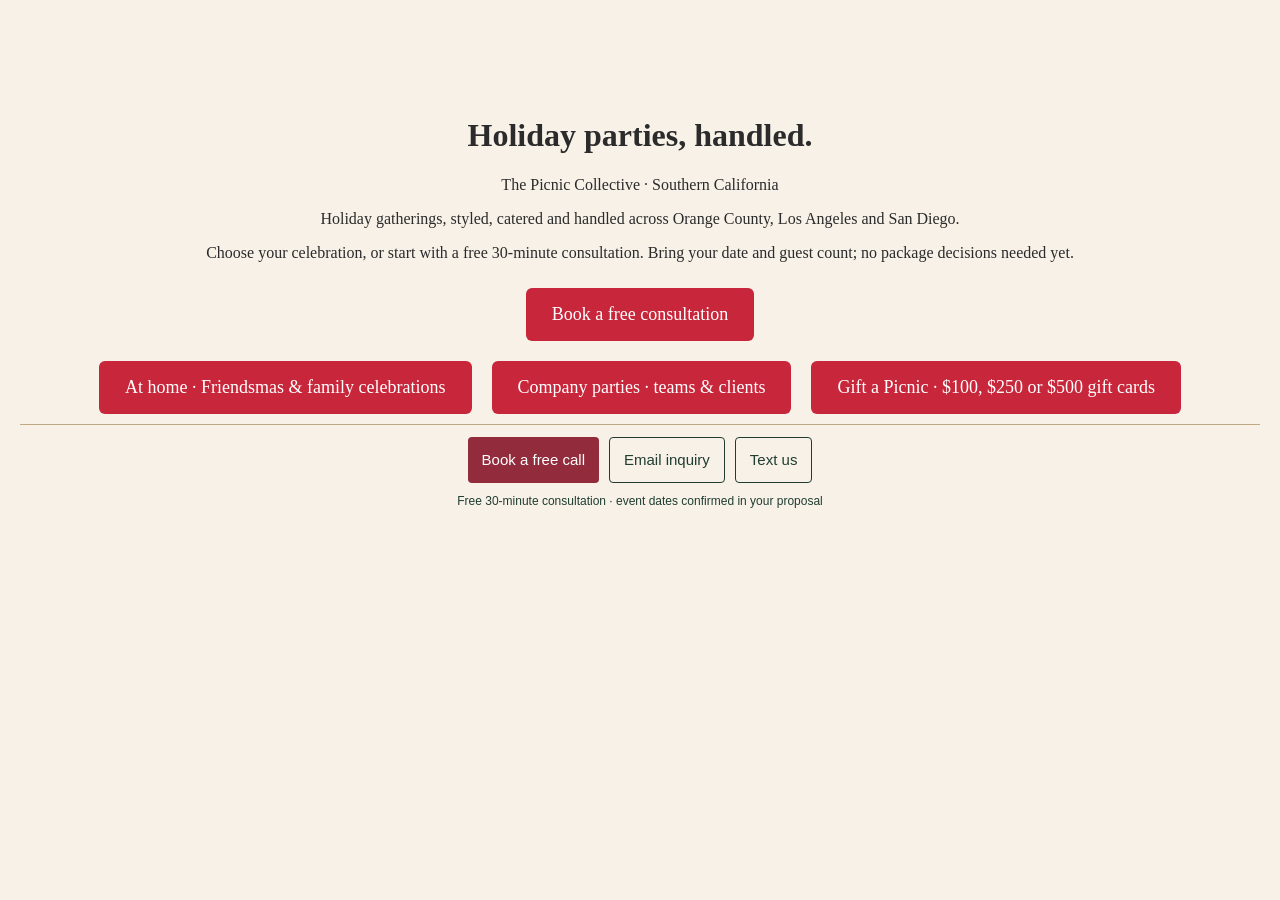
<file: index.html>
<!doctype html><html><head>
<!-- Google Ads: consult-click measurement; no enhanced conversions. -->
<script async src="https://www.googletagmanager.com/gtag/js?id=AW-10933789586"></script>
<script>
  window.dataLayer = window.dataLayer || [];
  function gtag(){dataLayer.push(arguments);}
  gtag('js', new Date());
  gtag('config', 'AW-10933789586', {allow_enhanced_conversions: false});
</script>
<meta charset="utf-8"><meta name="viewport" content="width=device-width,initial-scale=1"><title>Holiday Parties | The Picnic Collective</title><script src="meta-pixel.js?v=meta-live-1" data-pixel-id="547128289323855" defer></script>
<link rel="stylesheet" href="booking-path.css">
</head><body>
<style>body{font-family:Georgia,serif;background:#f7f1e8;color:#2b2b2b;text-align:center;margin:0;padding:96px 20px}a{display:inline-block;margin:10px;padding:16px 26px;background:#C8263A;color:#fff;text-decoration:none;border-radius:6px;font-size:18px}</style>
<h1>Holiday parties, handled.</h1><p>The Picnic Collective · Southern California</p>
<p>Holiday gatherings, styled, catered and handled across Orange County, Los Angeles and San Diego.</p>
<p>Choose your celebration, or start with a free 30-minute consultation. Bring your date and guest count; no package decisions needed yet.</p>
<a href="https://thepicniccollective.hbportal.co/schedule/66673cf26bf84d002bbb2e10" target="_blank" rel="noopener">Book a free consultation</a>
<div aria-label="Choose your celebration"><a href="holiday-at-home/">At home · Friendsmas &amp; family celebrations</a><a href="holiday-parties/">Company parties · teams &amp; clients</a><a href="gift/">Gift a Picnic · $100, $250 or $500 gift cards</a></div>
<script src="tracking.js?v=attrib-1"></script><script src="booking-path.js"></script></body></html>
</file>
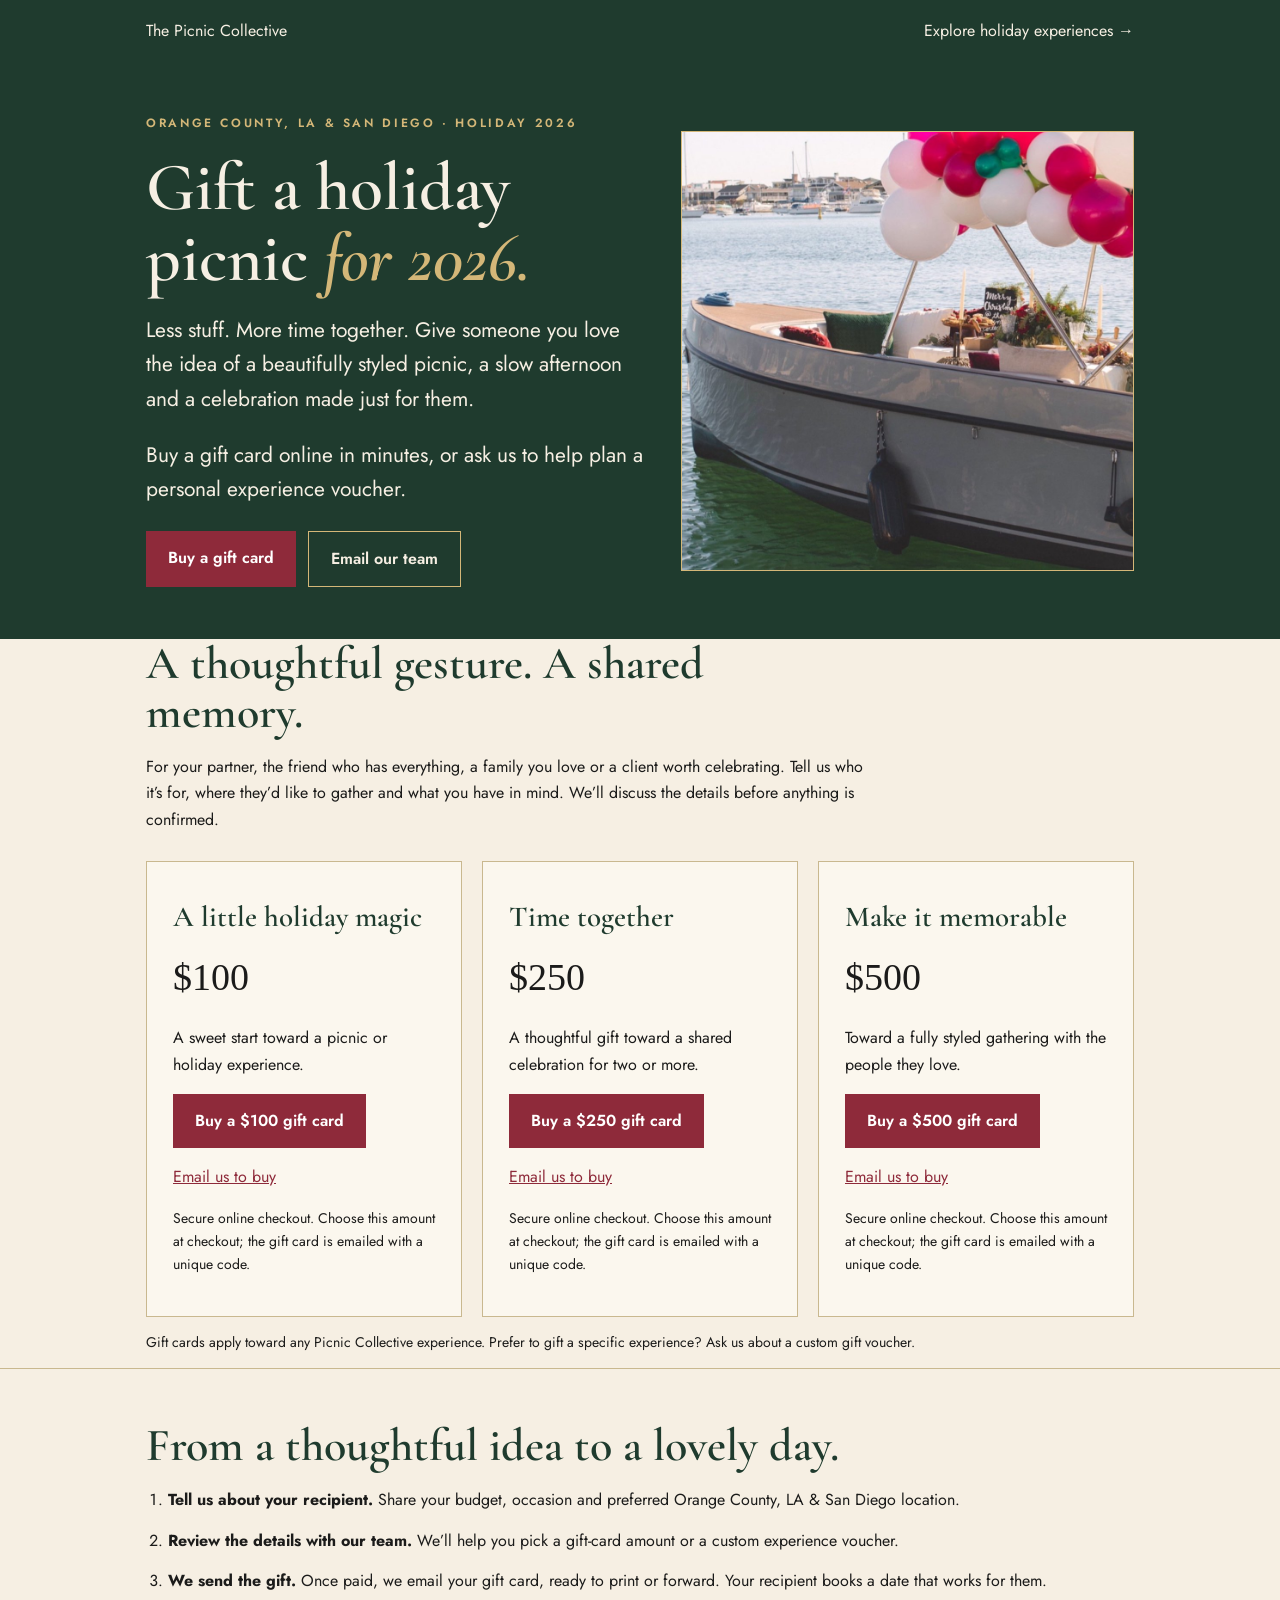
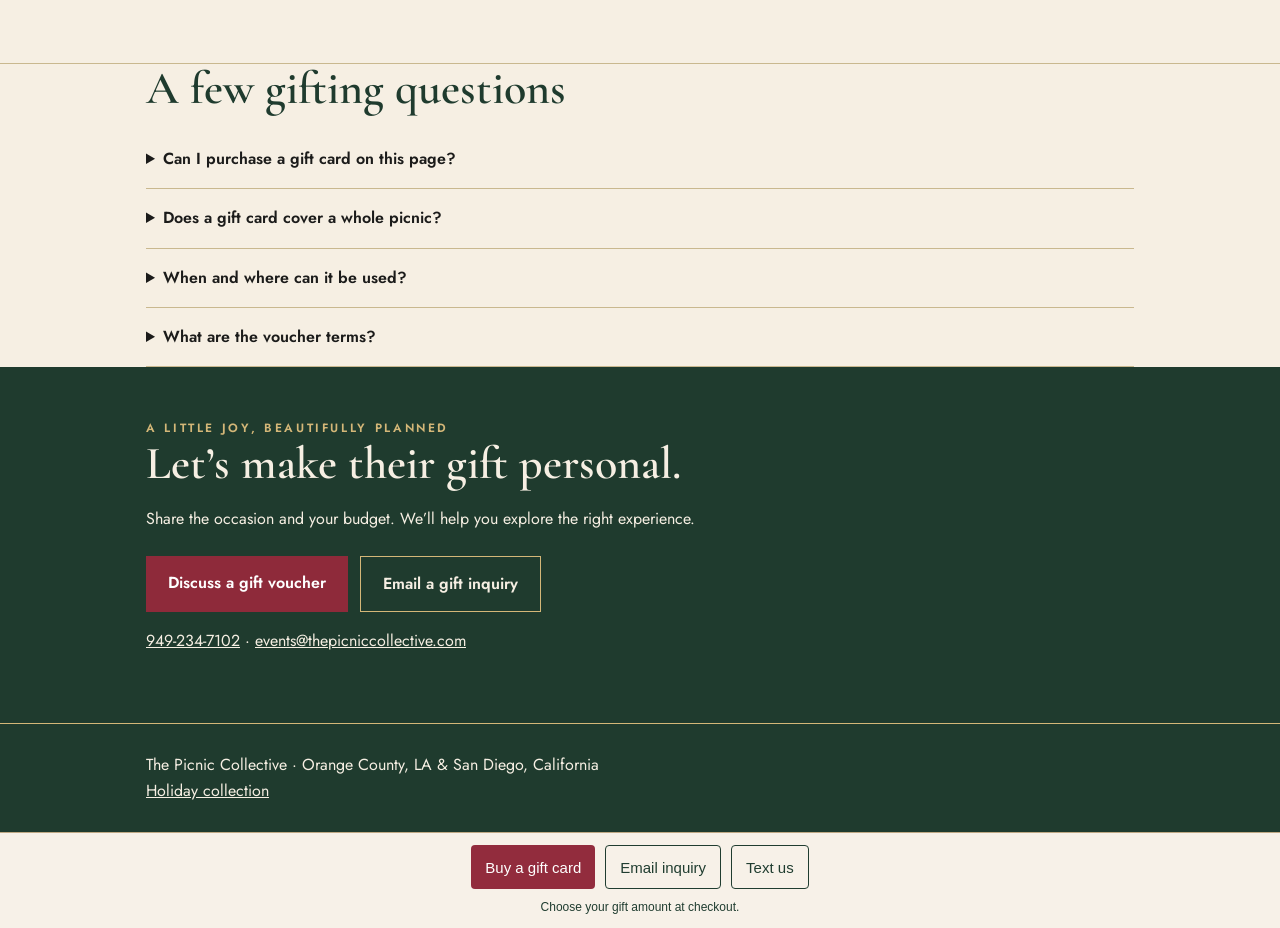
<file: gift/index.html>
<!doctype html>
<html lang="en">
<head>
<!-- Google Ads: consult-click measurement; no enhanced conversions. -->
<script async src="https://www.googletagmanager.com/gtag/js?id=AW-10933789586"></script>
<script>
  window.dataLayer = window.dataLayer || [];
  function gtag(){dataLayer.push(arguments);}
  gtag('js', new Date());
  gtag('config', 'AW-10933789586', {allow_enhanced_conversions: false});
</script>

<meta charset="utf-8">
<meta name="viewport" content="width=device-width,initial-scale=1">
<title>Gift a Picnic · Holiday 2026 | The Picnic Collective</title>
<meta name="description" content="Give time together with a holiday picnic experience in Orange County, LA &amp; San Diego. Inquire about a gift card or experience voucher with The Picnic Collective.">
<link href="https://fonts.googleapis.com/css2?family=Cormorant+Garamond:ital,wght@0,600;1,600&family=Jost:wght@400;500;600&display=swap" rel="stylesheet">
<style>
:root{--evergreen:#1F3B2E;--cream:#F6EFE3;--paper:#FBF7EE;--cranberry:#8E2A3A;--brass:#D4B778;--ink:#1B1B1A;--rule:#C9B88F;color-scheme:light}
*{box-sizing:border-box}body{margin:0;background:var(--cream);color:var(--ink);font:16px/1.65 'Jost','Helvetica Neue',Arial,sans-serif}.wrap{max-width:1100px;margin:auto;padding:0 clamp(20px,5vw,56px)}
a{color:var(--cranberry)}a:focus-visible{outline:3px solid var(--brass);outline-offset:5px}.draft{background:var(--cranberry);color:white;padding:12px 20px;text-align:center;font-size:14px}.nav{background:var(--evergreen);padding:18px 0}.nav a{color:var(--cream);text-decoration:none}.nav .wrap{display:flex;justify-content:space-between;gap:20px;flex-wrap:wrap}
header{background:var(--evergreen);color:var(--cream)}.hero{display:grid;grid-template-columns:1.1fr 1fr;align-items:center;gap:36px;padding-block:52px}.ey{font-size:12px;font-weight:600;letter-spacing:.22em;text-transform:uppercase;color:var(--brass)}h1,h2,h3{font-family:'Cormorant Garamond',Georgia,serif;line-height:1.05;font-weight:600}h1{font-size:clamp(44px,6vw,78px);margin:18px 0}h1 i{color:var(--brass)}h2{font-size:clamp(32px,4vw,46px);color:var(--evergreen);margin:0 0 18px}h3{font-size:29px;color:var(--evergreen);margin:14px 0}.hero img{width:100%;height:440px;object-fit:cover;border:1px solid var(--brass)}.hero p{max-width:540px}
.cta{display:flex;gap:12px;flex-wrap:wrap;margin-top:24px}.btn{display:inline-block;background:var(--cranberry);color:white;padding:14px 22px;text-decoration:none;font-weight:600}.btn.alt{background:transparent;border:1px solid var(--brass);color:var(--cream)}section{padding-block:52px}.intro{max-width:720px}.cards{display:grid;grid-template-columns:repeat(3,minmax(0,1fr));gap:20px;margin-top:28px}.card{background:var(--paper);border:1px solid var(--rule);padding:26px}.price{font-family:Georgia,serif;font-size:38px;margin:12px 0}.badge{color:var(--cranberry);font-weight:600;font-size:13px}.steps{border-block:1px solid var(--rule)}ol{padding-left:22px}li{margin:14px 0}details{border-bottom:1px solid var(--rule);padding:16px 0}summary{cursor:pointer;font-weight:600}.note{font-size:14px}.contact{background:var(--evergreen);color:var(--cream)}.contact h2{color:var(--cream)}.contact a:not(.btn),footer a{color:inherit}footer{background:var(--evergreen);color:var(--cream);padding:28px 0;border-top:1px solid var(--brass)}
@media(max-width:760px){.hero,.cards{grid-template-columns:1fr}.hero{padding-block:32px}.hero img{height:300px}section{padding-block:36px}}
</style>
<script src="../tracking.js?v=attrib-1" defer></script>
<script src="../meta-pixel.js?v=meta-live-1" data-pixel-id="547128289323855" defer></script>
<link rel="stylesheet" href="../booking-path.css">
</head>
<body>
<nav class="nav" aria-label="Main"><div class="wrap"><a href="../">The Picnic Collective</a><a href="../holiday-at-home/">Explore holiday experiences →</a></div></nav>
<header><div class="wrap hero"><div><div class="ey">Orange County, LA &amp; San Diego · Holiday 2026</div><h1>Gift a holiday picnic <i>for 2026.</i></h1><p>Less stuff. More time together. Give someone you love the idea of a beautifully styled picnic, a slow afternoon and a celebration made just for them.</p><p>Buy a gift card online in minutes, or ask us to help plan a personal experience voucher.</p><div class="cta"><a class="btn" href="https://thepicniccollective.hbportal.co/public/6ad12a47f1f76d46a37ca581">Buy a gift card</a><a class="btn alt" href="mailto:events@thepicniccollective.com?subject=Holiday%202026%20Gift%20a%20Picnic%20inquiry">Email our team</a></div></div><img src="../holiday-at-home/img/boat_picnic.jpg" alt="Picnic styling aboard a boat, inspiration for a shared experience" width="600" height="440"></div></header>
<main>
<section class="wrap" aria-labelledby="gift-options"><div class="intro"><h2 id="gift-options">A thoughtful gesture. A shared memory.</h2><p>For your partner, the friend who has everything, a family you love or a client worth celebrating. Tell us who it’s for, where they’d like to gather and what you have in mind. We’ll discuss the details before anything is confirmed.</p></div>
<div class="cards">
<article class="card"><h3>A little holiday magic</h3><p class="price">$100</p><p>A sweet start toward a picnic or holiday experience.</p><p><a class="btn" aria-label="Buy a $100 gift card — secure checkout" href="https://thepicniccollective.hbportal.co/public/6ad12a47f1f76d46a37ca581">Buy a $100 gift card</a></p><p><a href="mailto:events@thepicniccollective.com?subject=Gift%20card%20%24100">Email us to buy</a></p><p class="note">Secure online checkout. Choose this amount at checkout; the gift card is emailed with a unique code.</p></article>
<article class="card"><h3>Time together</h3><p class="price">$250</p><p>A thoughtful gift toward a shared celebration for two or more.</p><p><a class="btn" aria-label="Buy a $250 gift card — secure checkout" href="https://thepicniccollective.hbportal.co/public/6ad12a47f1f76d46a37ca581">Buy a $250 gift card</a></p><p><a href="mailto:events@thepicniccollective.com?subject=Gift%20card%20%24250">Email us to buy</a></p><p class="note">Secure online checkout. Choose this amount at checkout; the gift card is emailed with a unique code.</p></article>
<article class="card"><h3>Make it memorable</h3><p class="price">$500</p><p>Toward a fully styled gathering with the people they love.</p><p><a class="btn" aria-label="Buy a $500 gift card — secure checkout" href="https://thepicniccollective.hbportal.co/public/6ad12a47f1f76d46a37ca581">Buy a $500 gift card</a></p><p><a href="mailto:events@thepicniccollective.com?subject=Gift%20card%20%24500">Email us to buy</a></p><p class="note">Secure online checkout. Choose this amount at checkout; the gift card is emailed with a unique code.</p></article>
</div><p class="note">Gift cards apply toward any Picnic Collective experience. Prefer to gift a specific experience? Ask us about a custom gift voucher.</p></section>
<section class="steps"><div class="wrap"><h2>From a thoughtful idea to a lovely day.</h2><ol><li><strong>Tell us about your recipient.</strong> Share your budget, occasion and preferred Orange County, LA &amp; San Diego location.</li><li><strong>Review the details with our team.</strong> We’ll help you pick a gift-card amount or a custom experience voucher.</li><li><strong>We send the gift.</strong> Once paid, we email your gift card, ready to print or forward. Your recipient books a date that works for them.</li></ol></div></section>
<section class="wrap"><h2>A few gifting questions</h2><details><summary>Can I purchase a gift card on this page?</summary><p>Reach out using the button above and our team will send you a secure payment link.</p></details><details><summary>Does a gift card cover a whole picnic?</summary><p>It depends on the experience. Gift cards apply toward the total, and guest count, styling, location and extras shape the final price. Any balance can be paid when booking.</p></details><details><summary>When and where can it be used?</summary><p>Anywhere we serve in Orange County, LA &amp; San Diego, on any available date. Your recipient books directly with us.</p></details><details><summary>What are the voucher terms?</summary><p>Your gift card is emailed with a unique code. No expiration. Applies toward any TPC picnic or holiday experience. Not redeemable for cash except where required by law (California balances under $10 are redeemable for cash). Booking subject to availability. Statutory gift-card rights are not limited by these terms.</p></details></section>
<section class="contact"><div class="wrap"><div class="ey">A little joy, beautifully planned</div><h2>Let’s make their gift personal.</h2><p>Share the occasion and your budget. We’ll help you explore the right experience.</p><div class="cta"><a class="btn" href="https://thepicniccollective.hbportal.co/schedule/66673cf26bf84d002bbb2e10">Discuss a gift voucher</a><a class="btn alt" href="mailto:events@thepicniccollective.com?subject=Holiday%202026%20Gift%20a%20Picnic%20inquiry">Email a gift inquiry</a></div><p><a href="tel:+19492347102">949-234-7102</a> · <a href="mailto:events@thepicniccollective.com">events@thepicniccollective.com</a></p></div></section>
</main>
<footer><div class="wrap">The Picnic Collective · Orange County, LA &amp; San Diego, California<br><a href="../">Holiday collection</a></div></footer>
<script src="../booking-path.js"></script></body>
</html>
</file>
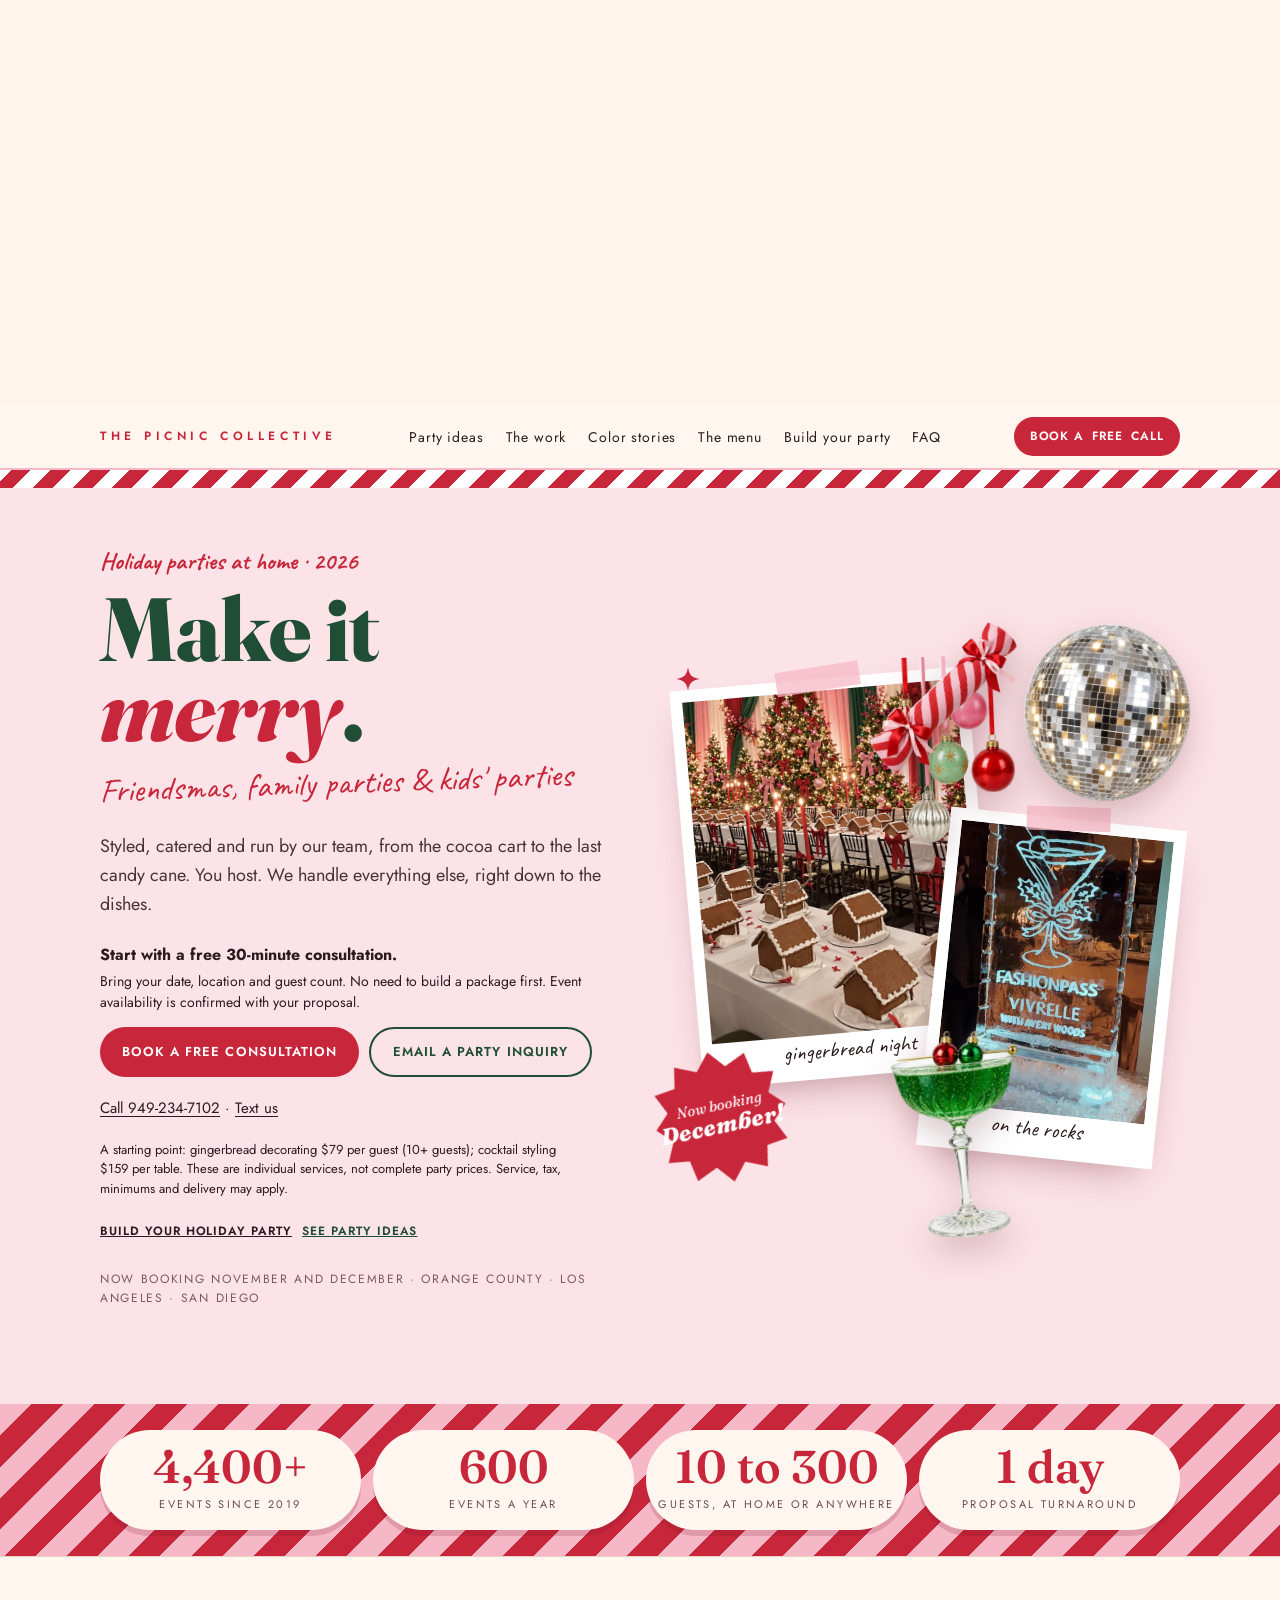
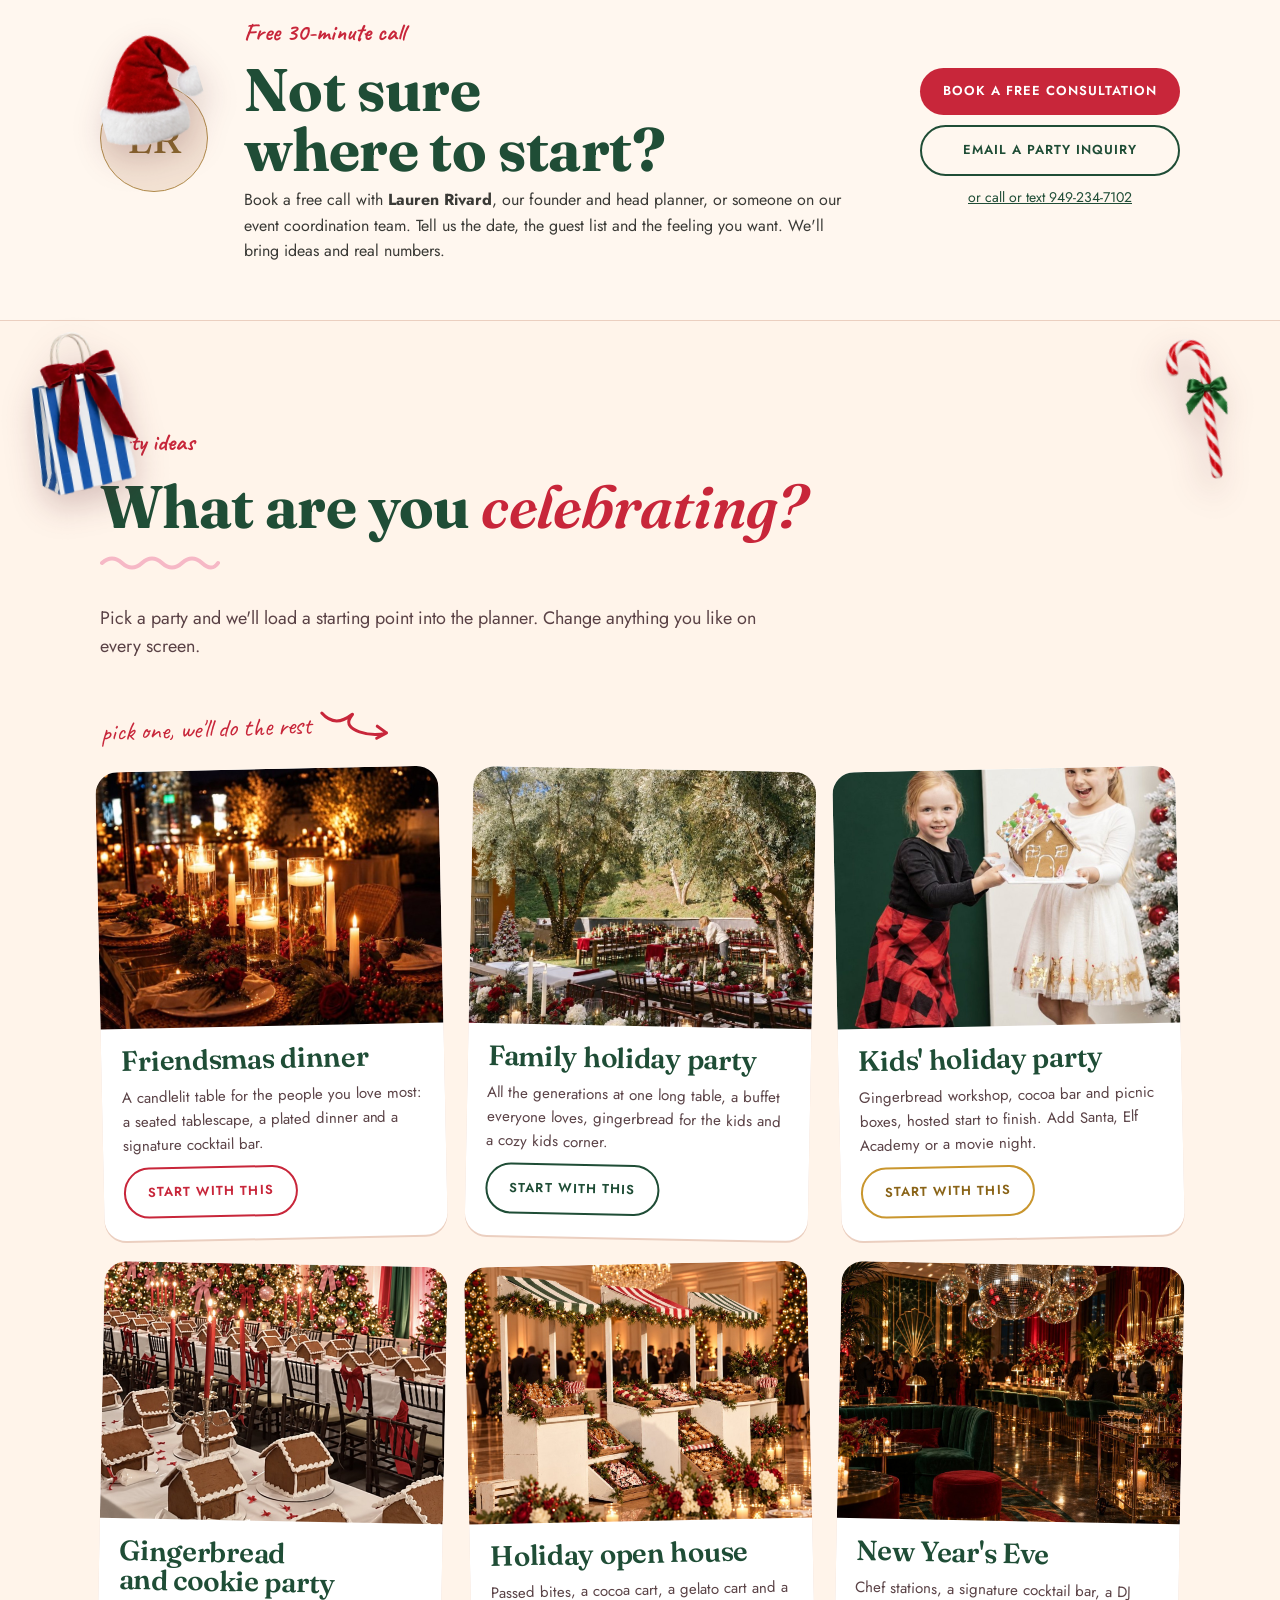
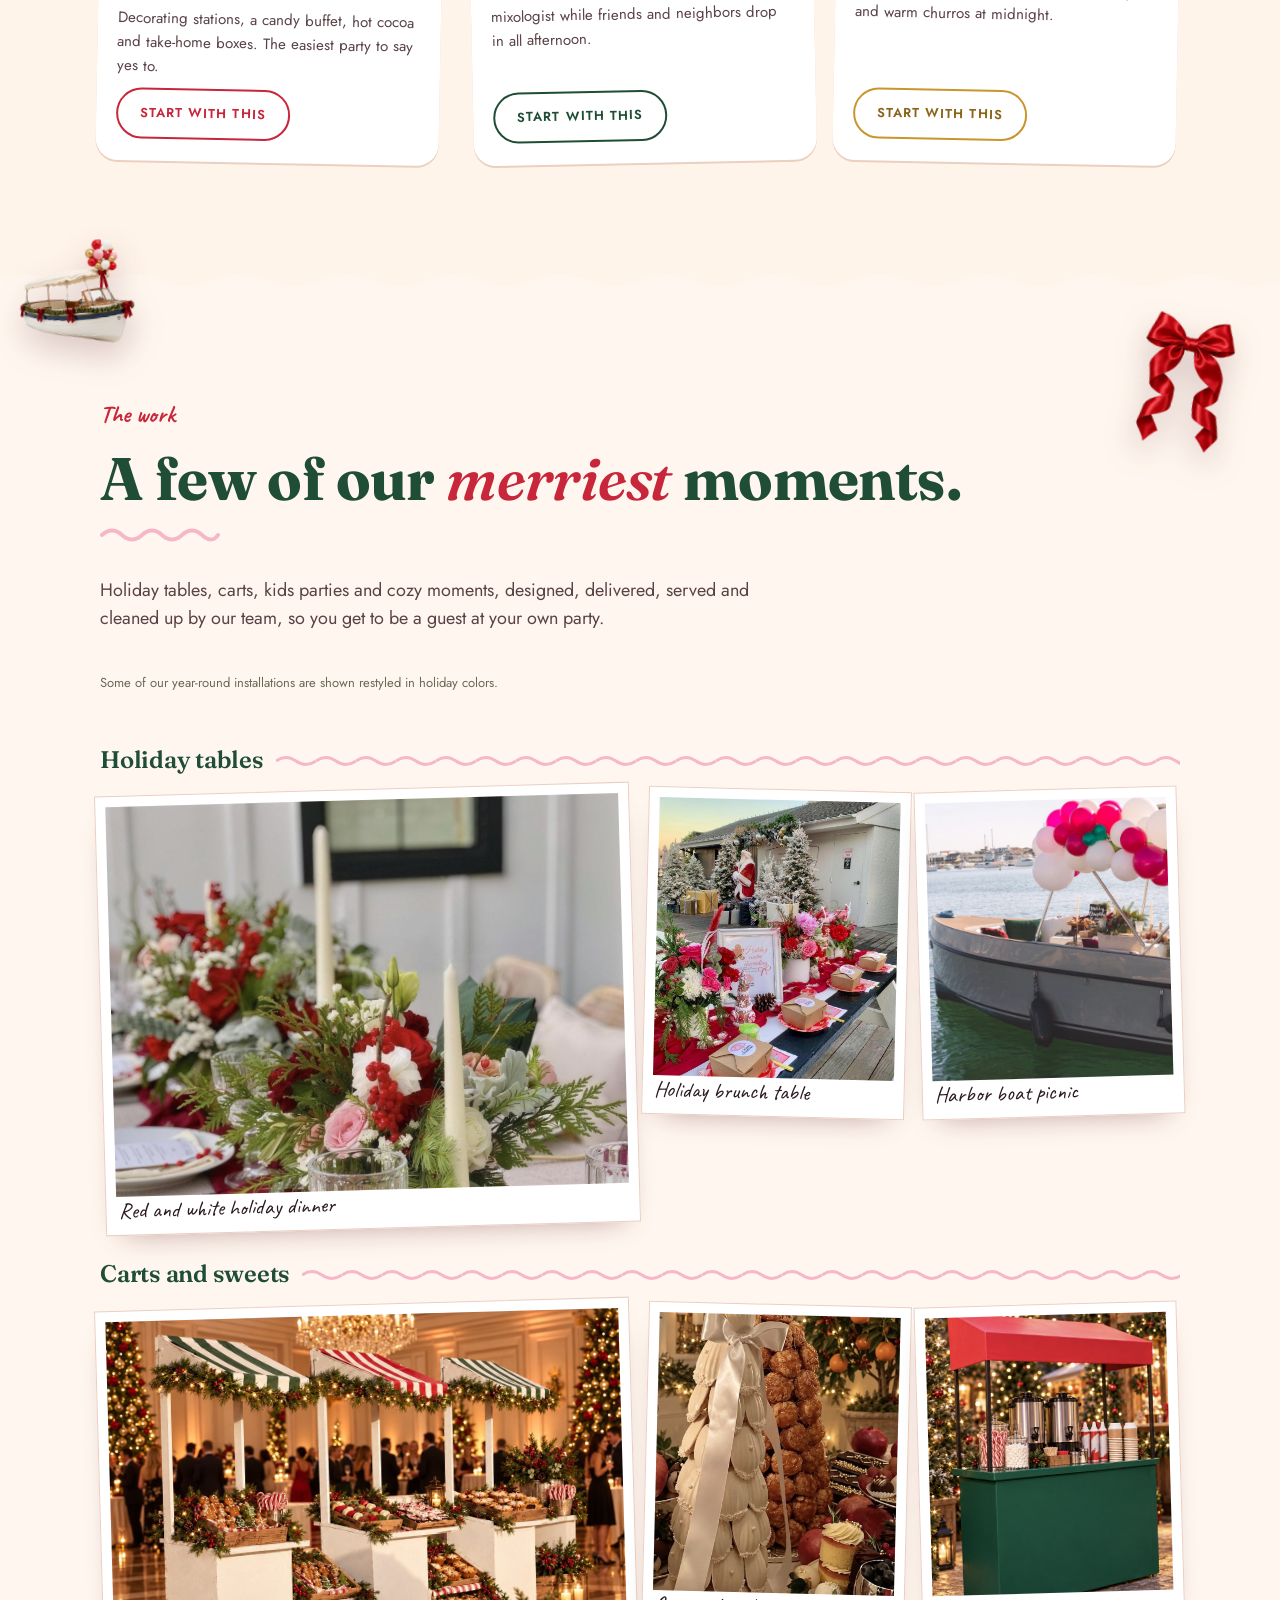
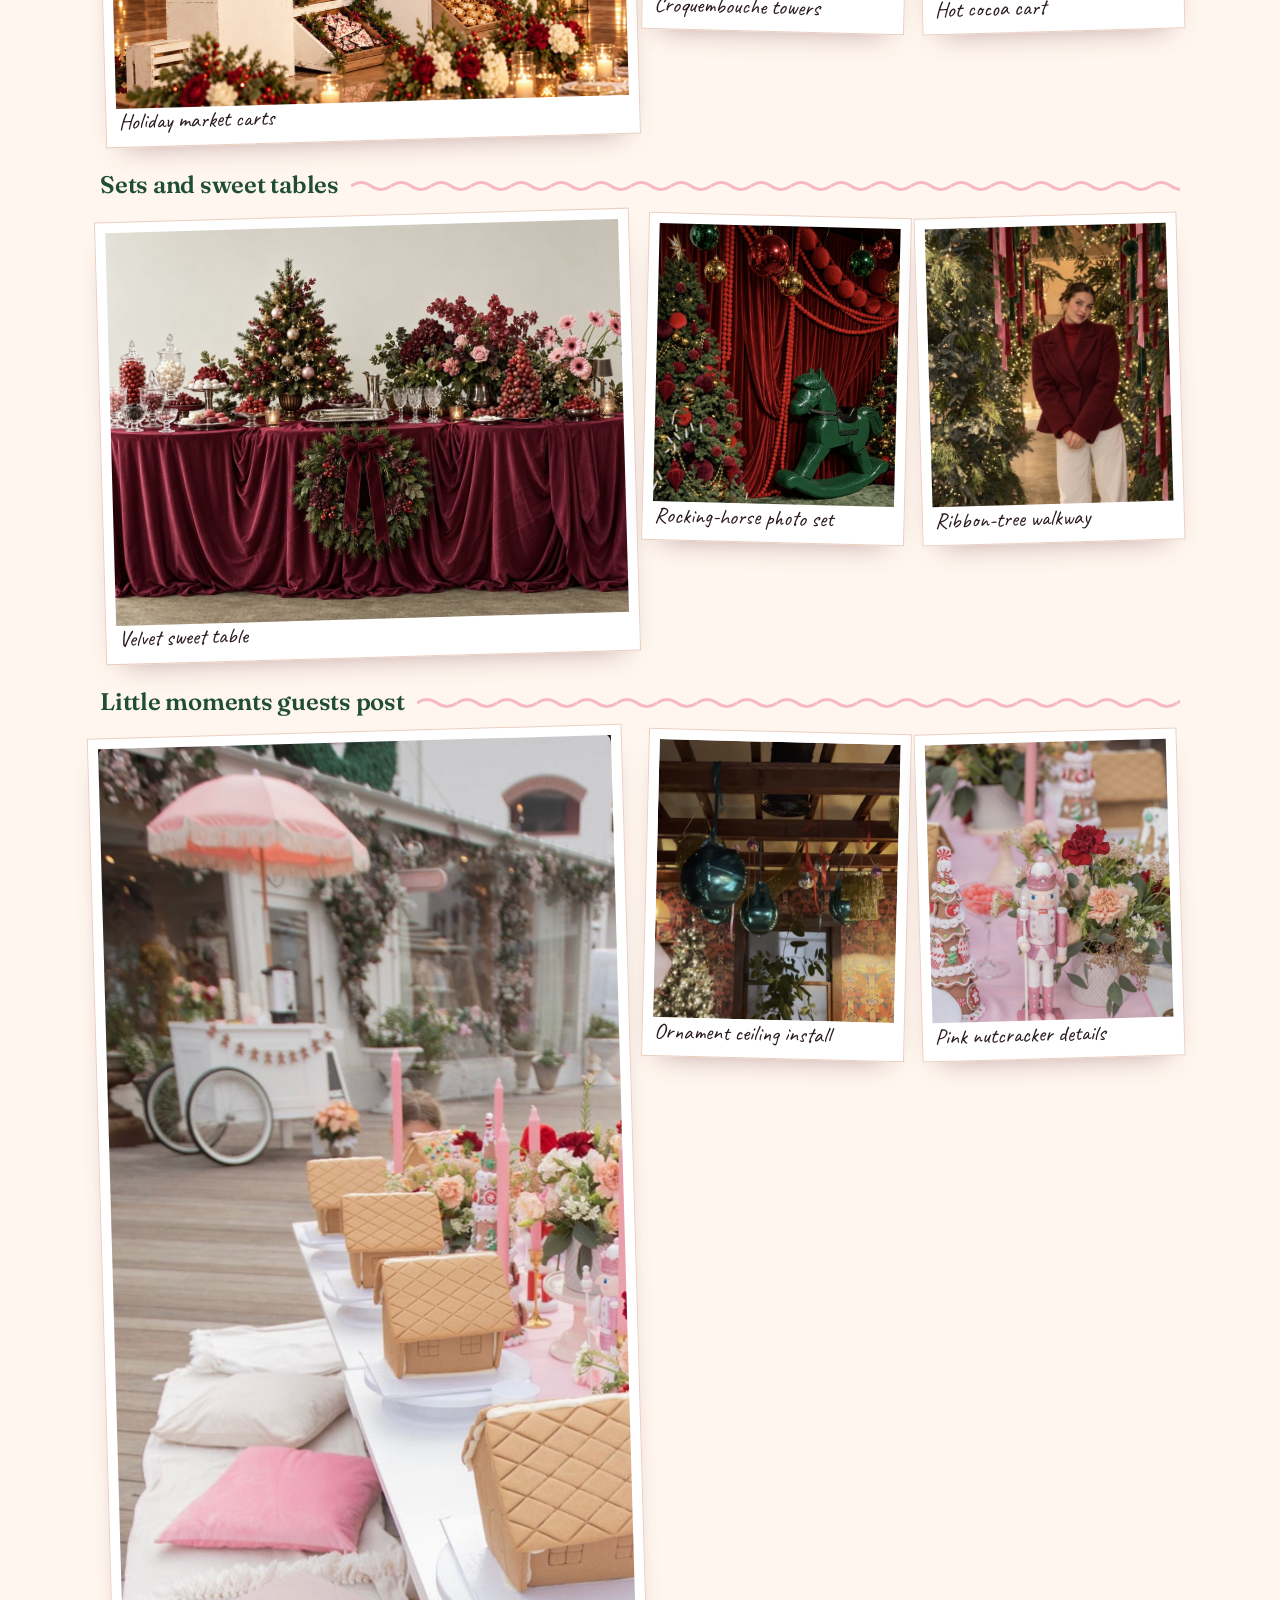
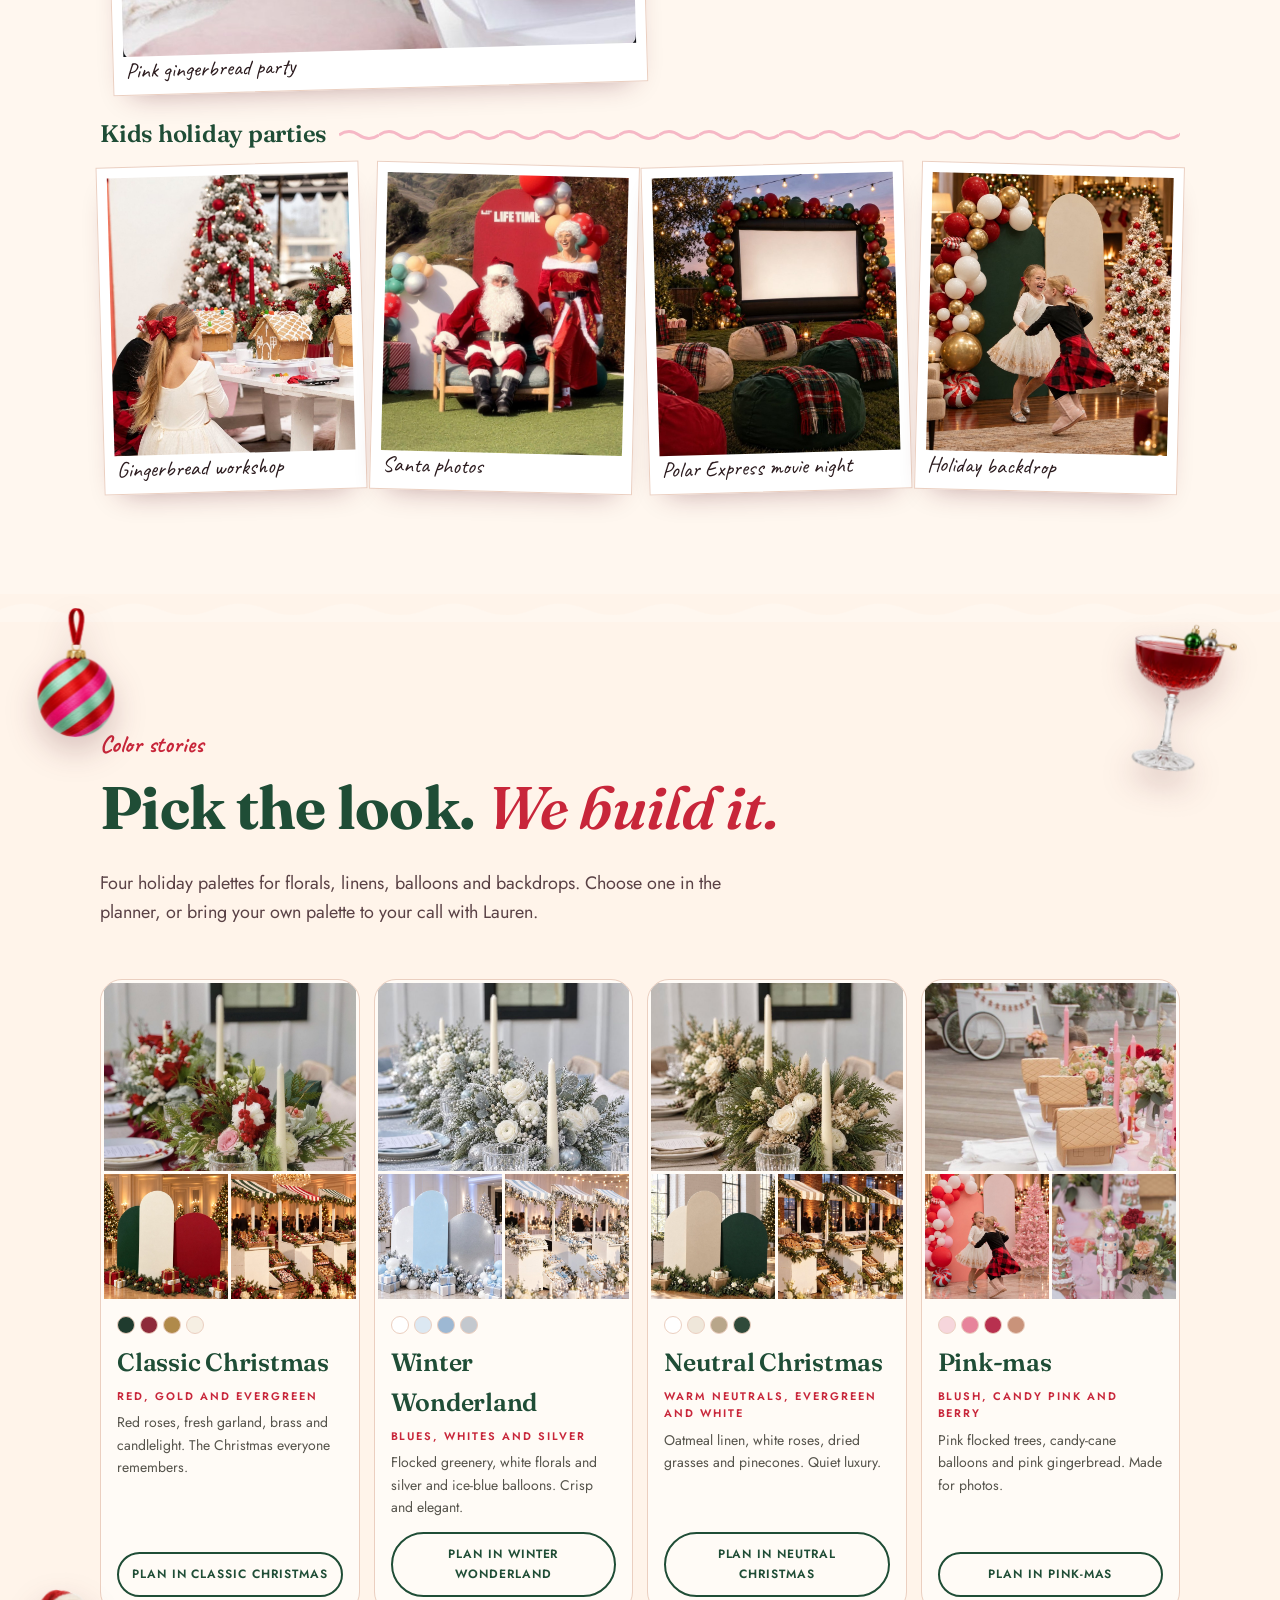
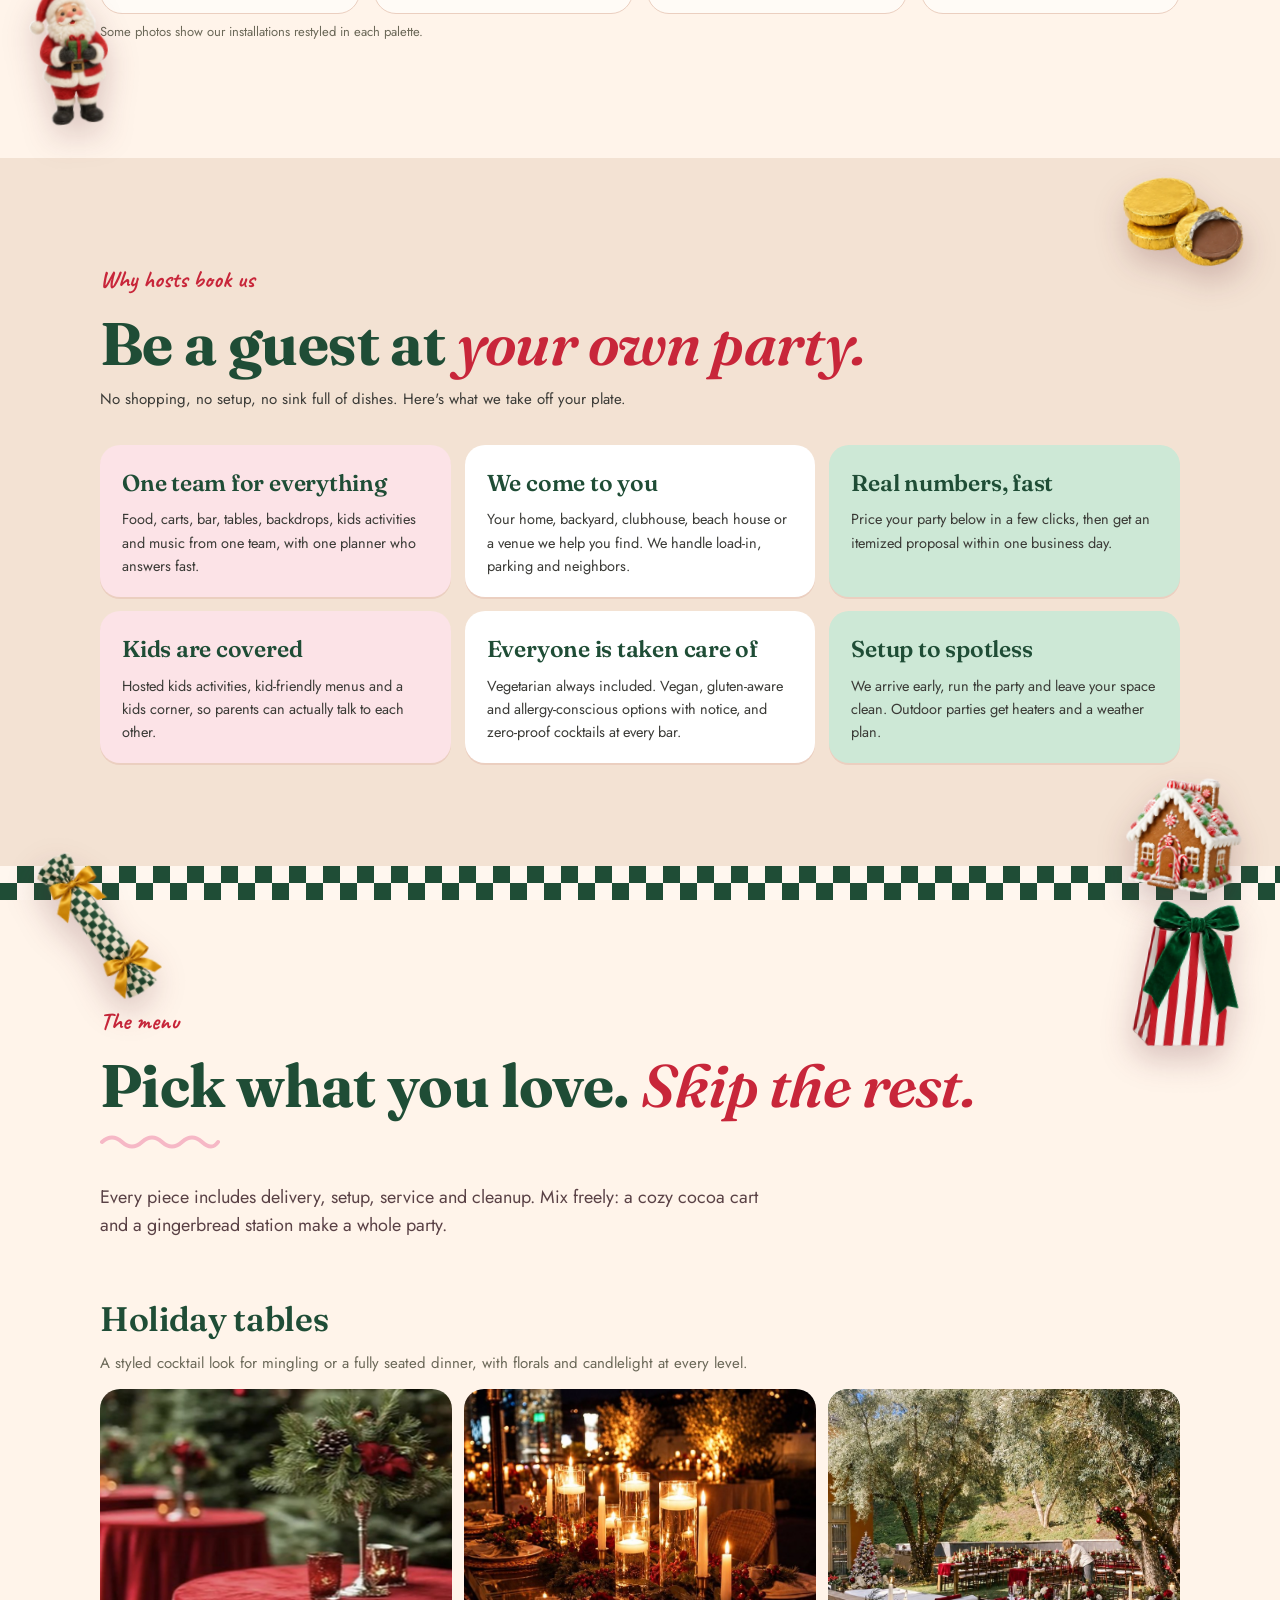
<file: go/index.html>
<!doctype html><html><head>
<!-- Google Ads: consult-click measurement; no enhanced conversions. -->
<script async src="https://www.googletagmanager.com/gtag/js?id=AW-10933789586"></script>
<script>
  window.dataLayer = window.dataLayer || [];
  function gtag(){dataLayer.push(arguments);}
  gtag('js', new Date());
  gtag('config', 'AW-10933789586', {allow_enhanced_conversions: false});
</script>
<meta charset="utf-8"><meta name="robots" content="noindex">
<meta name="viewport" content="width=device-width,initial-scale=1"><title>The Picnic Collective</title><script src="../meta-pixel.js?v=meta-live-1" data-pixel-id="547128289323855" defer></script>
</head>
<body style="font-family:Georgia,serif;text-align:center;padding:60px 20px;color:#333">
<p>One moment…</p>
<script src="../tracking.js?v=attrib-1"></script>
<script>
// Email link-click counter. Fixed destinations only (no open redirect). Count is fire-and-forget; redirect never waits on it.
(function(){
  var D={home:new URL('../holiday-at-home/',location.href).href,company:new URL('../holiday-parties/',location.href).href,
         book:'https://thepicniccollective.hbportal.co/schedule/66673cf26bf84d002bbb2e10'};
  var q=new URLSearchParams(location.search), d=D[q.get('d')]?q.get('d'):'home', c=q.get('c')||'';
  var EP='https://script.google.com/macros/s/AKfycbwRRRt6sh7mDnbeth36U42YV1wDcaErmySejMLe0rKVPt6HpfbCe2SzxKSVSRJ35_FQJw/exec';
  try{ if(/^\d+-\d+-[A-Za-z0-9_-]{10}$/.test(c)) navigator.sendBeacon(EP,new URLSearchParams({k:'click',ck:c,d:d})); }catch(e){}
  function redirect(){
    if(d === 'book' && window.TPCHolidayMeta) window.TPCHolidayMeta.schedulerRedirect();
    var dest = window.TPCHolidayTracking ? window.TPCHolidayTracking.url(D[d]) : D[d];
    // Signed per-recipient key = holiday email click; tag for HoneyBook attribution unless already tagged.
    try{ if(/^\d+-\d+-[A-Za-z0-9_-]{10}$/.test(c)){ var u=new URL(dest);
      u.searchParams.set('src','email'); u.searchParams.set('utm_source','email'); u.searchParams.set('utm_medium','email'); u.searchParams.set('utm_campaign','holiday2026');
      try{ localStorage.setItem('tpc_holiday_attribution', JSON.stringify({src:'email',utm_source:'email',utm_medium:'email',utm_campaign:'holiday2026'})); }catch(e){}
      dest=u.href; } }catch(e){}
    location.replace(dest);
  }
  if(d === 'book' && window.TPCHolidayTracking) window.TPCHolidayTracking.consultClick(redirect);
  else setTimeout(redirect,150);
})();
</script>
<noscript><a href="https://holiday.thepicniccollective.com/">Continue to The Picnic Collective</a></noscript>
</body></html>
</file>
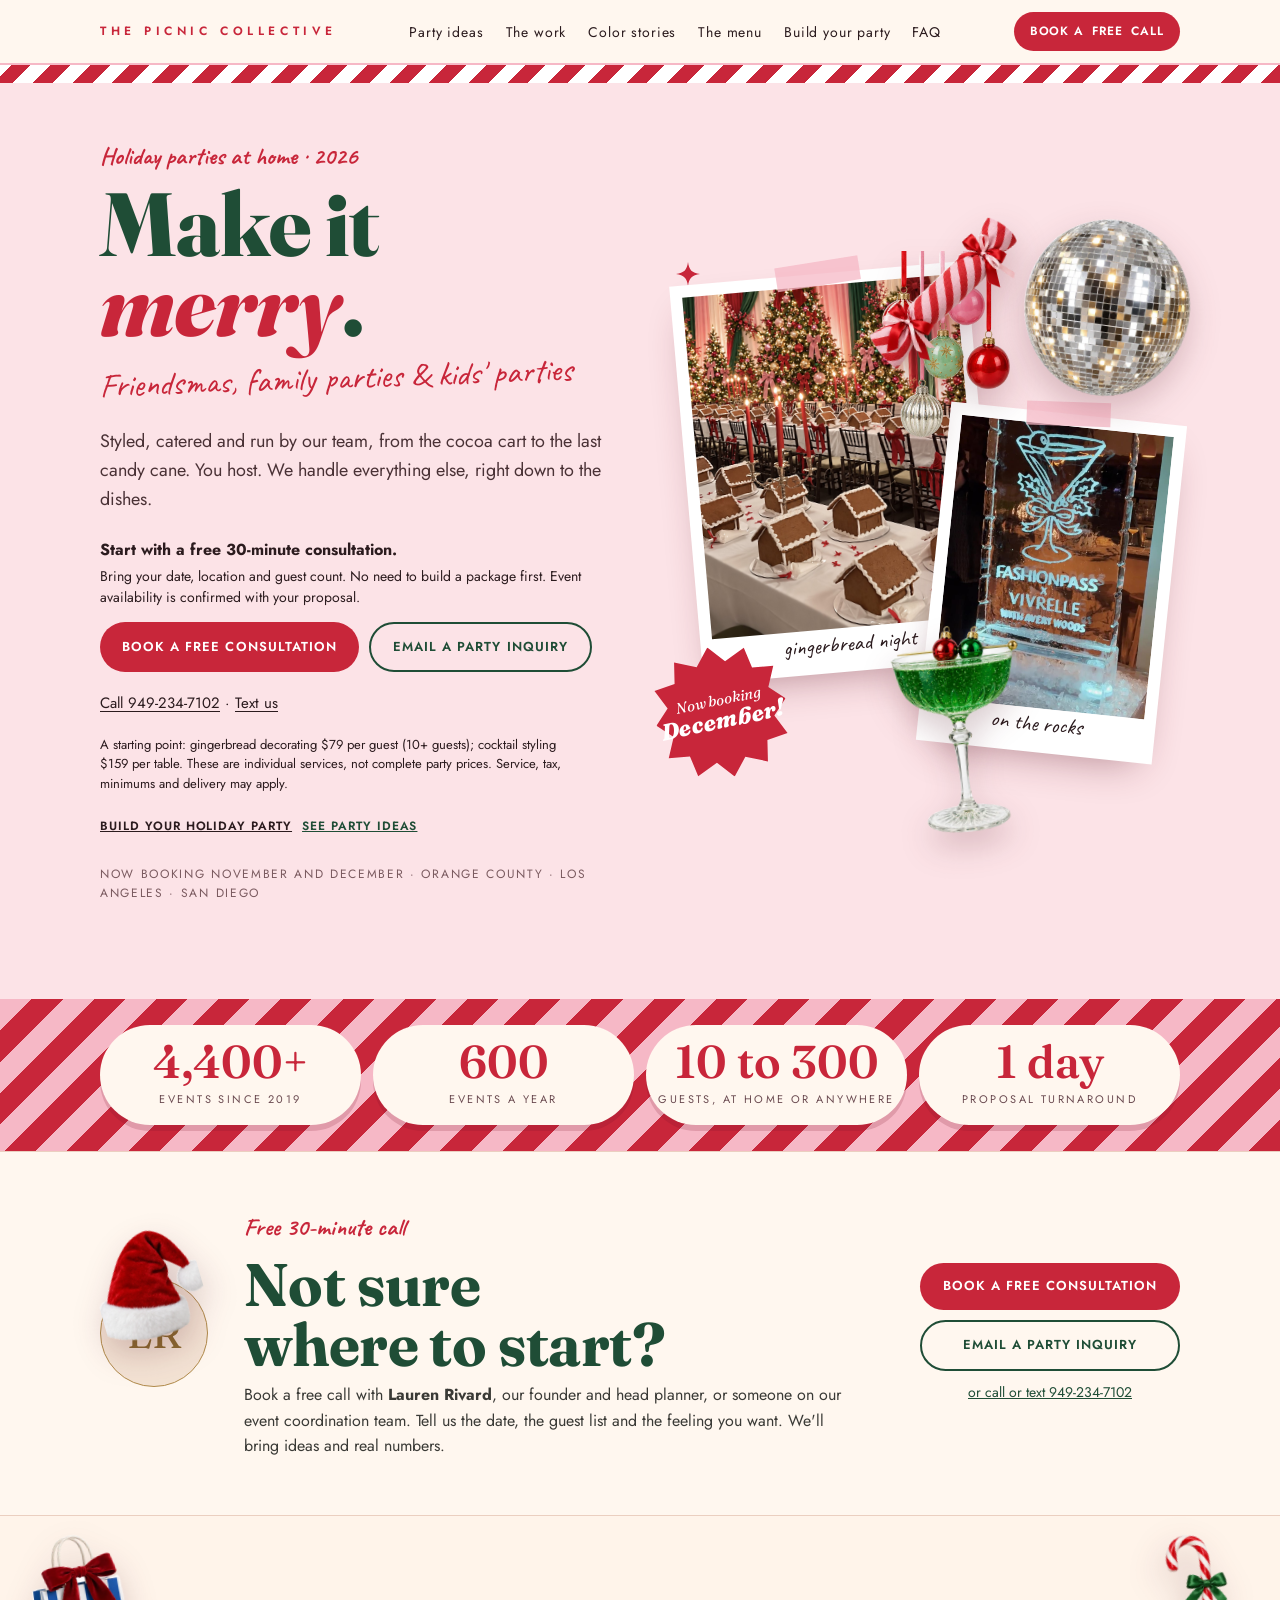
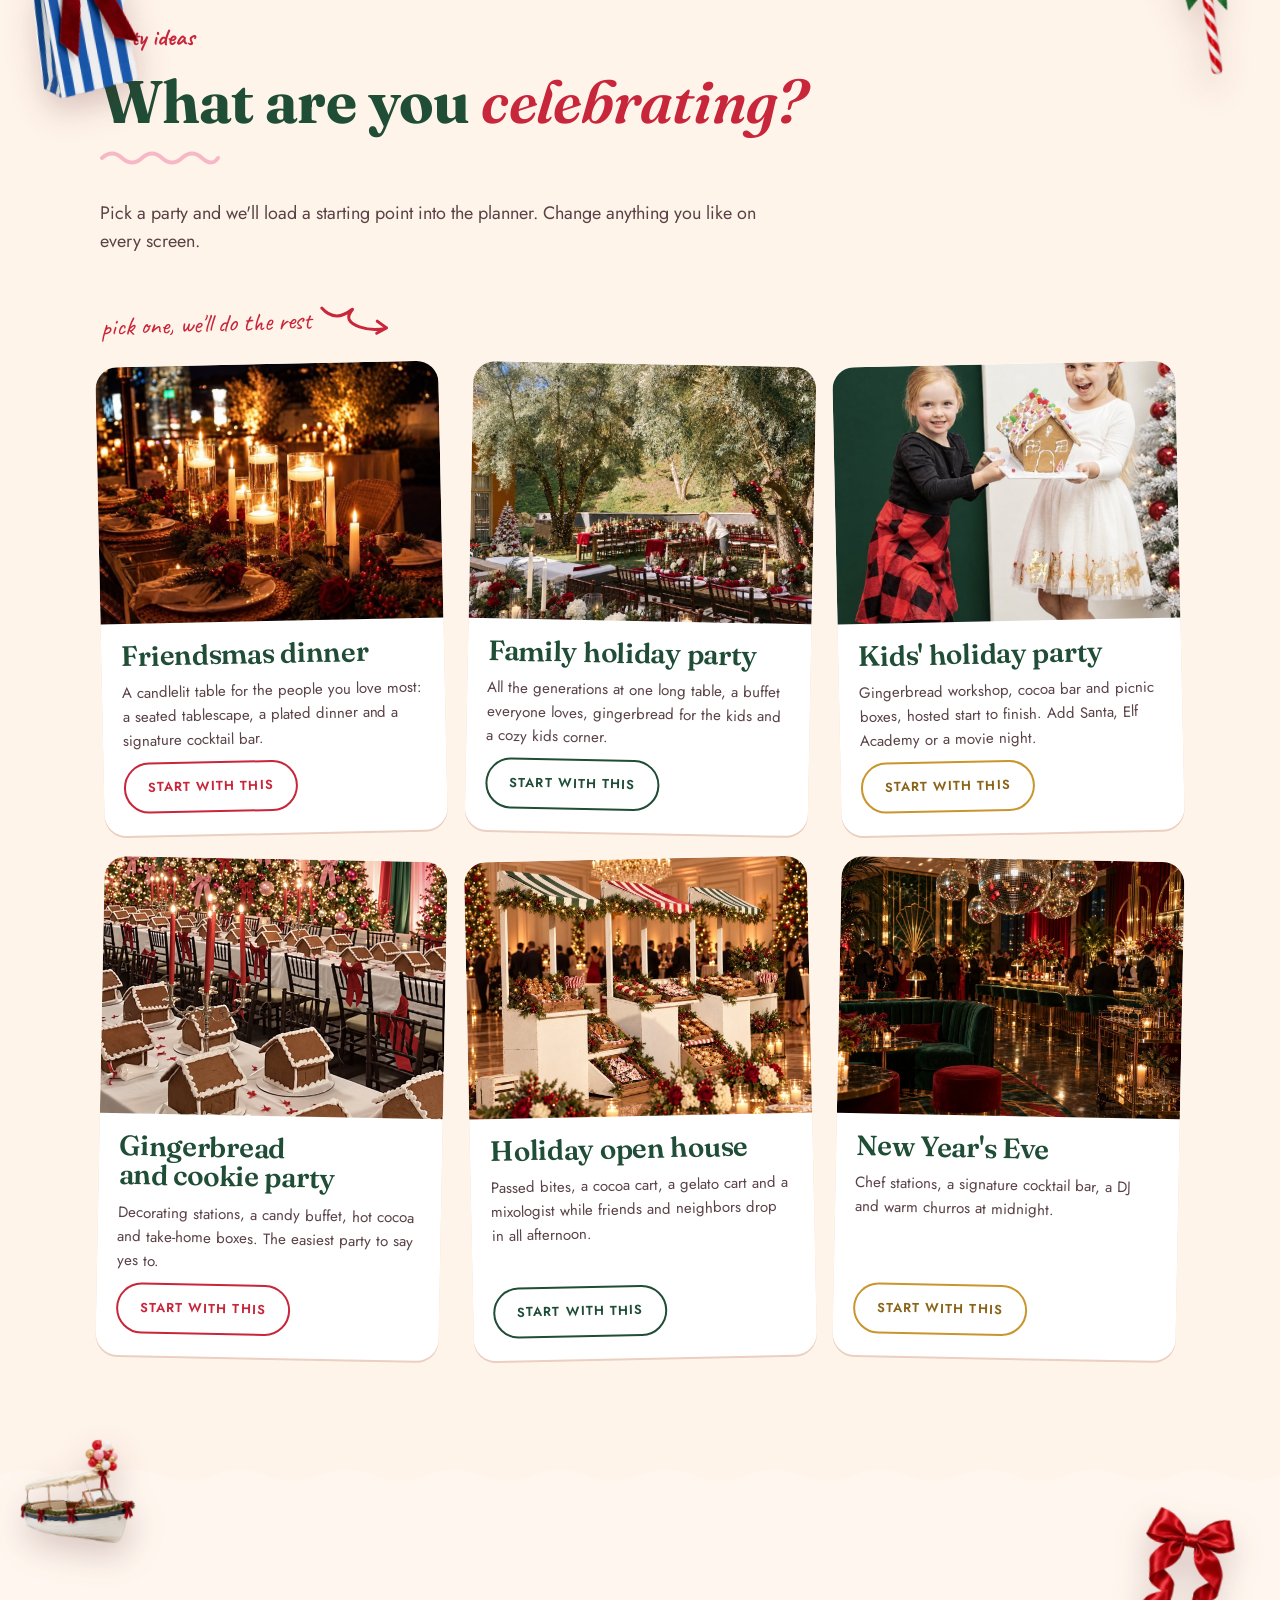
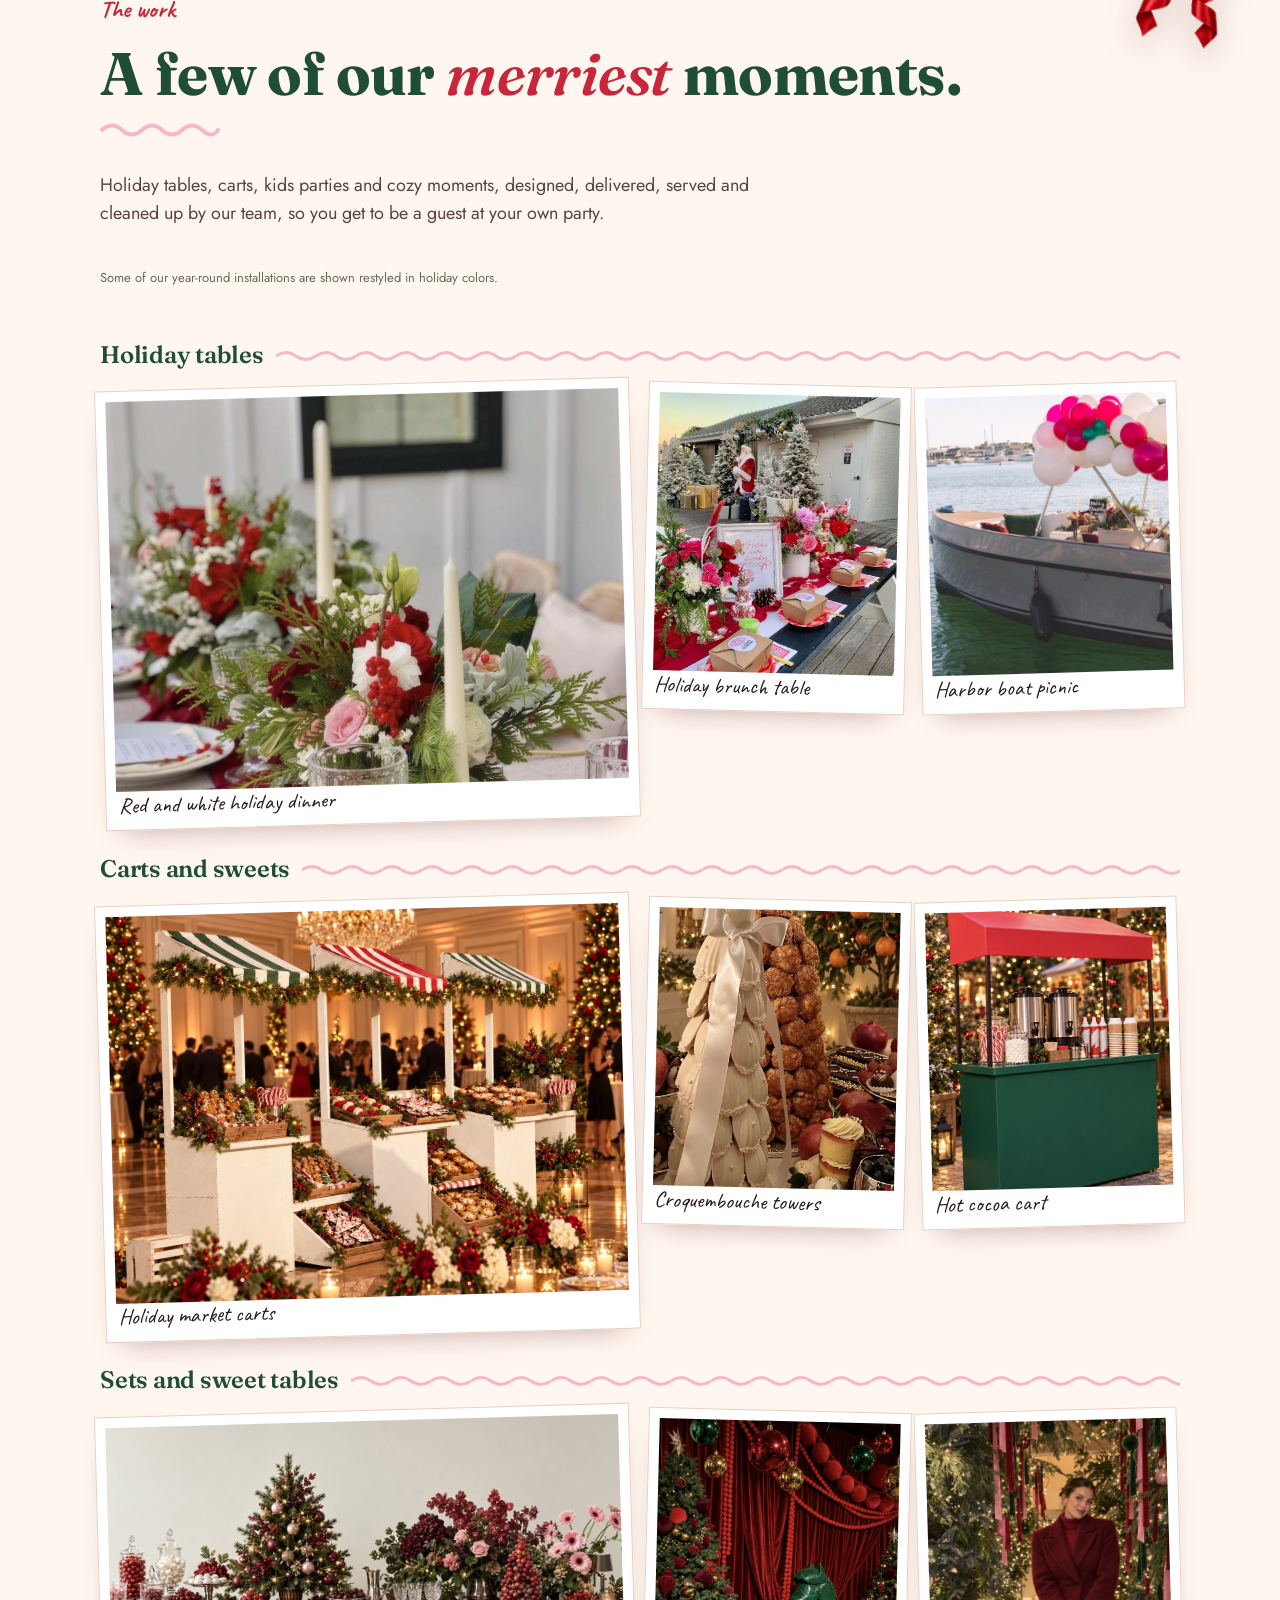
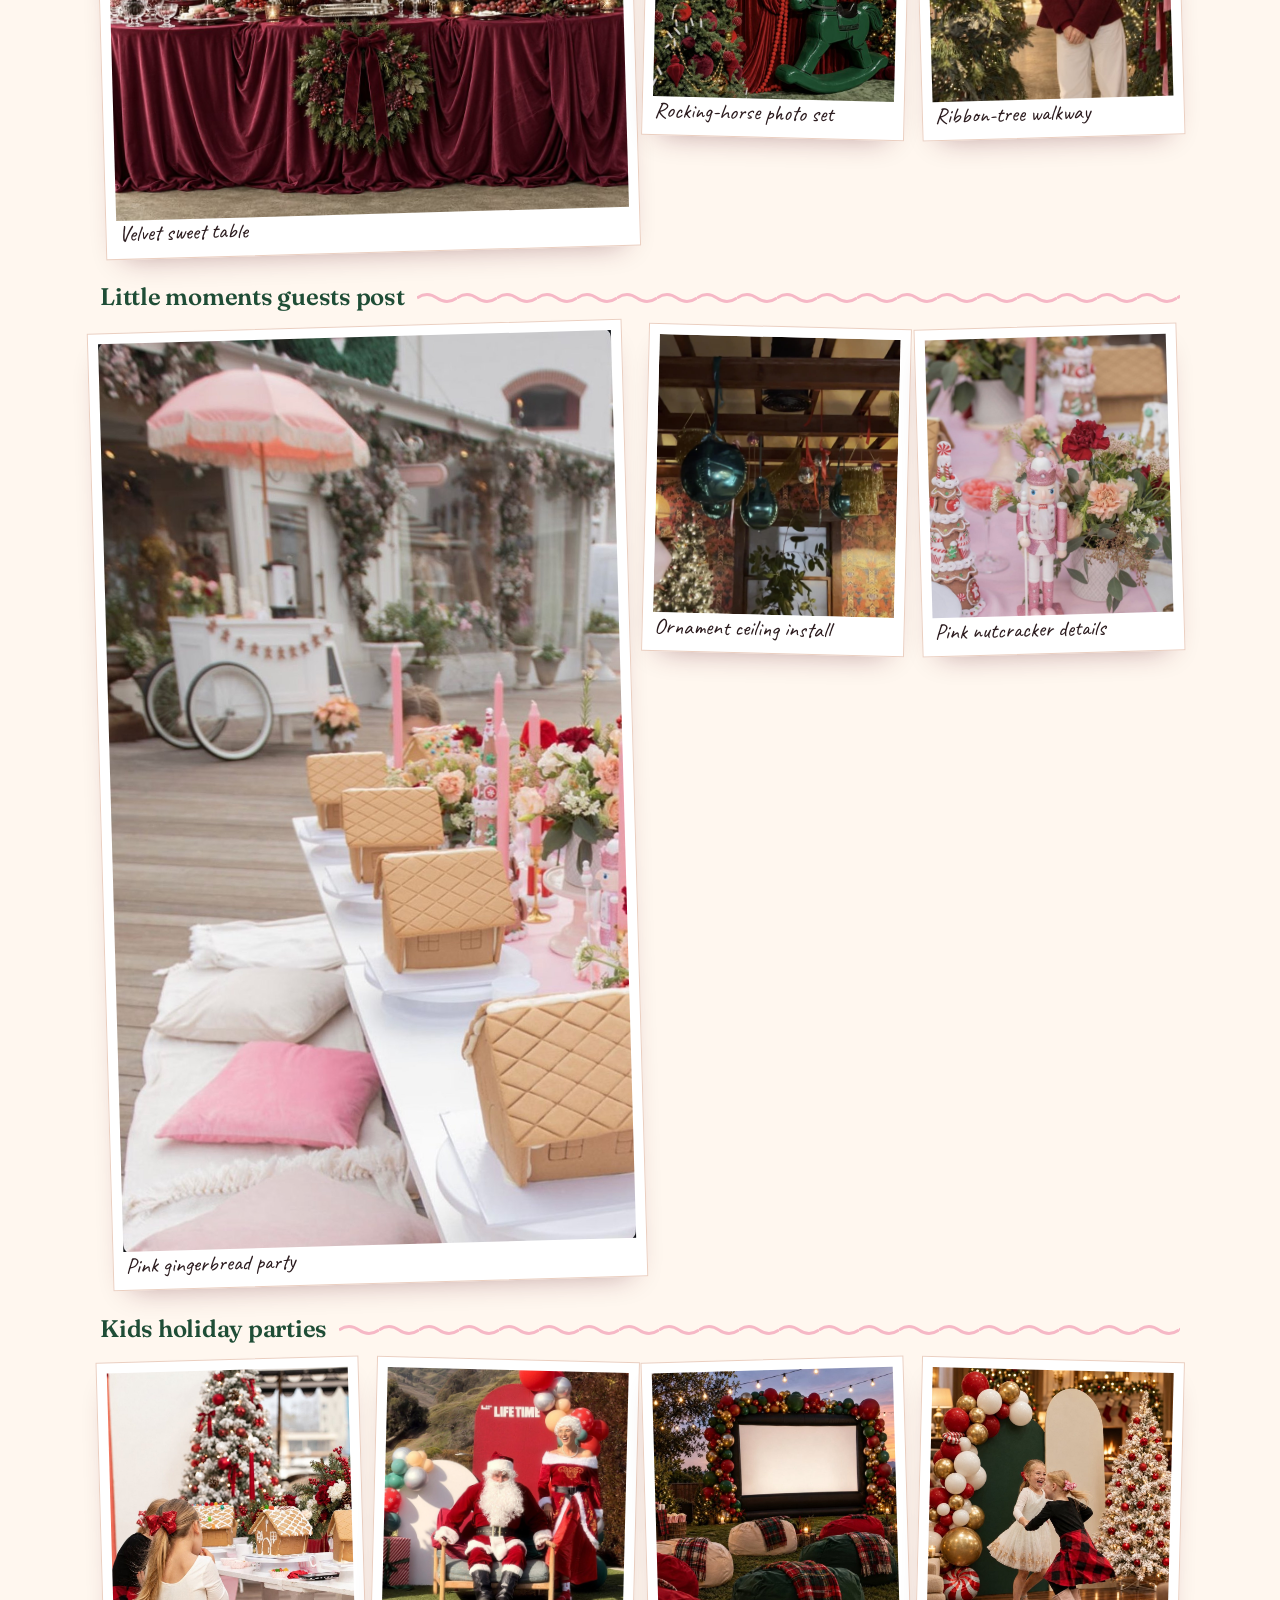
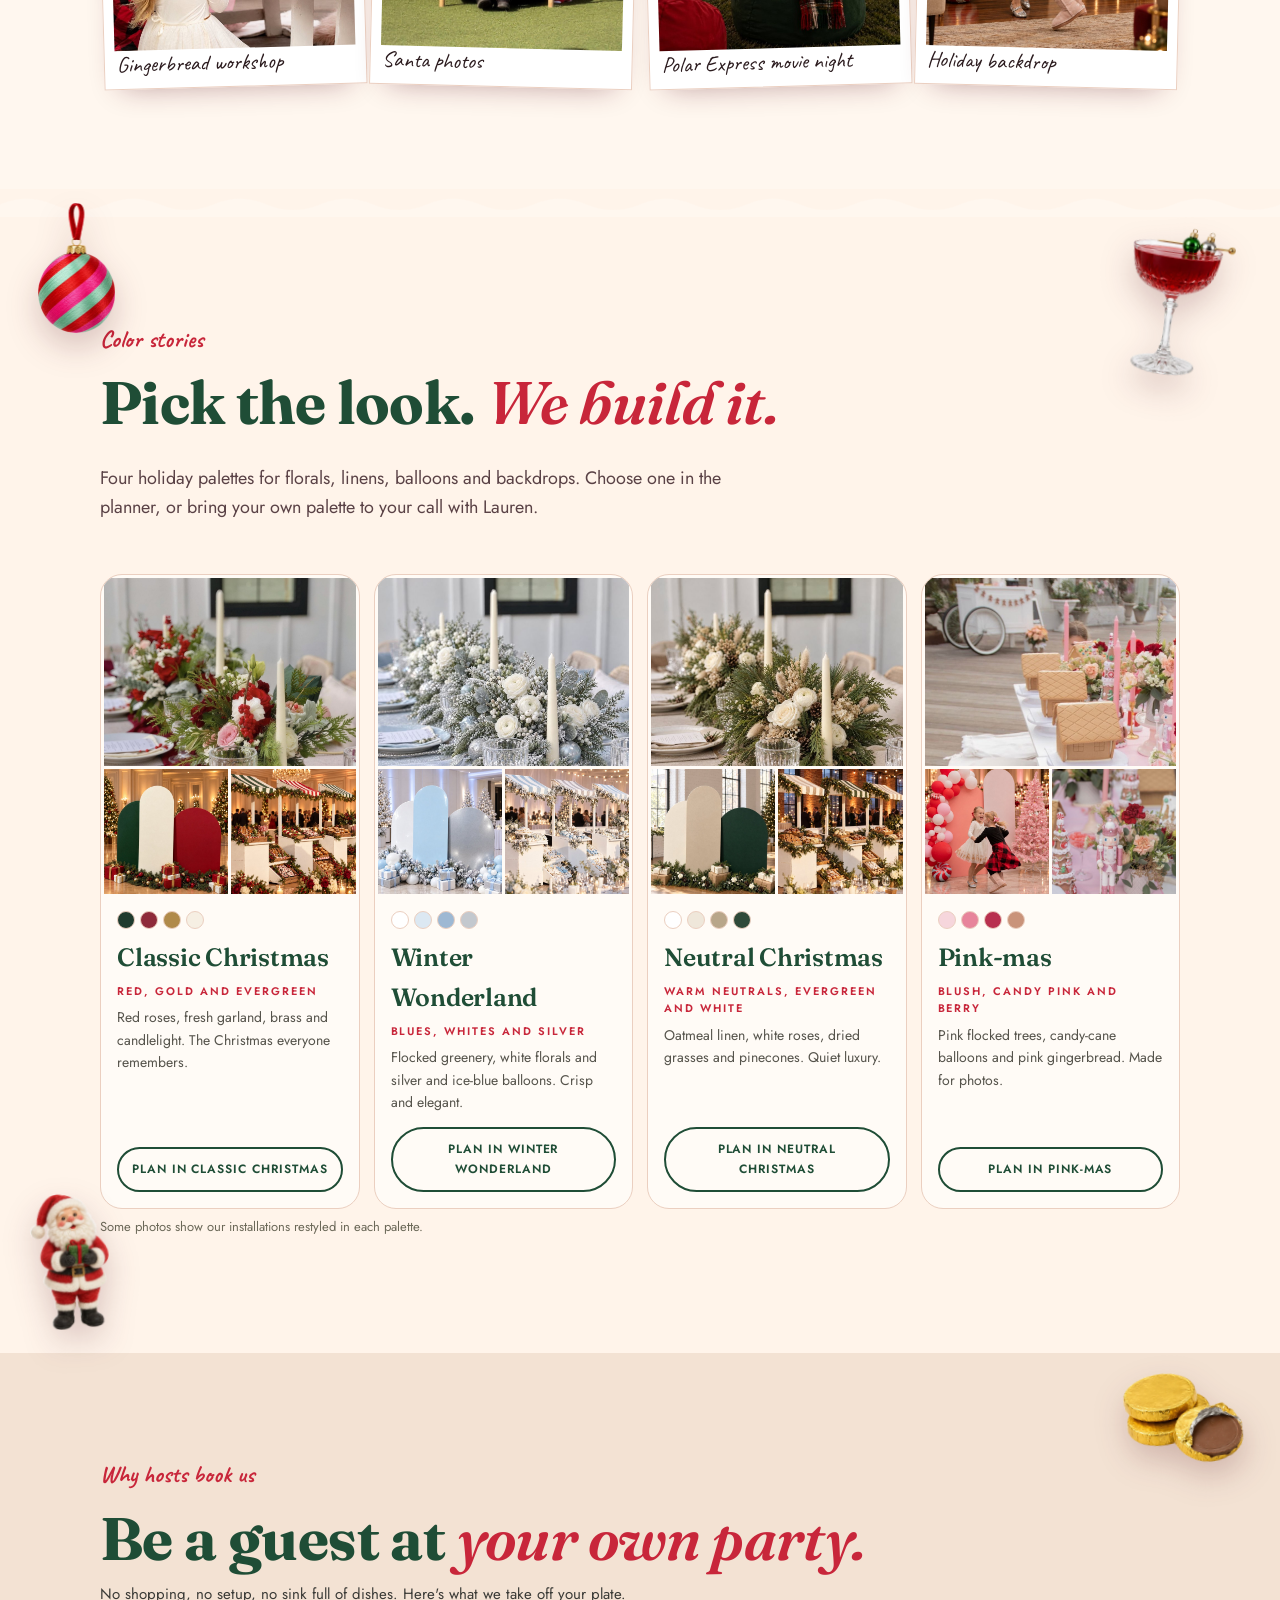
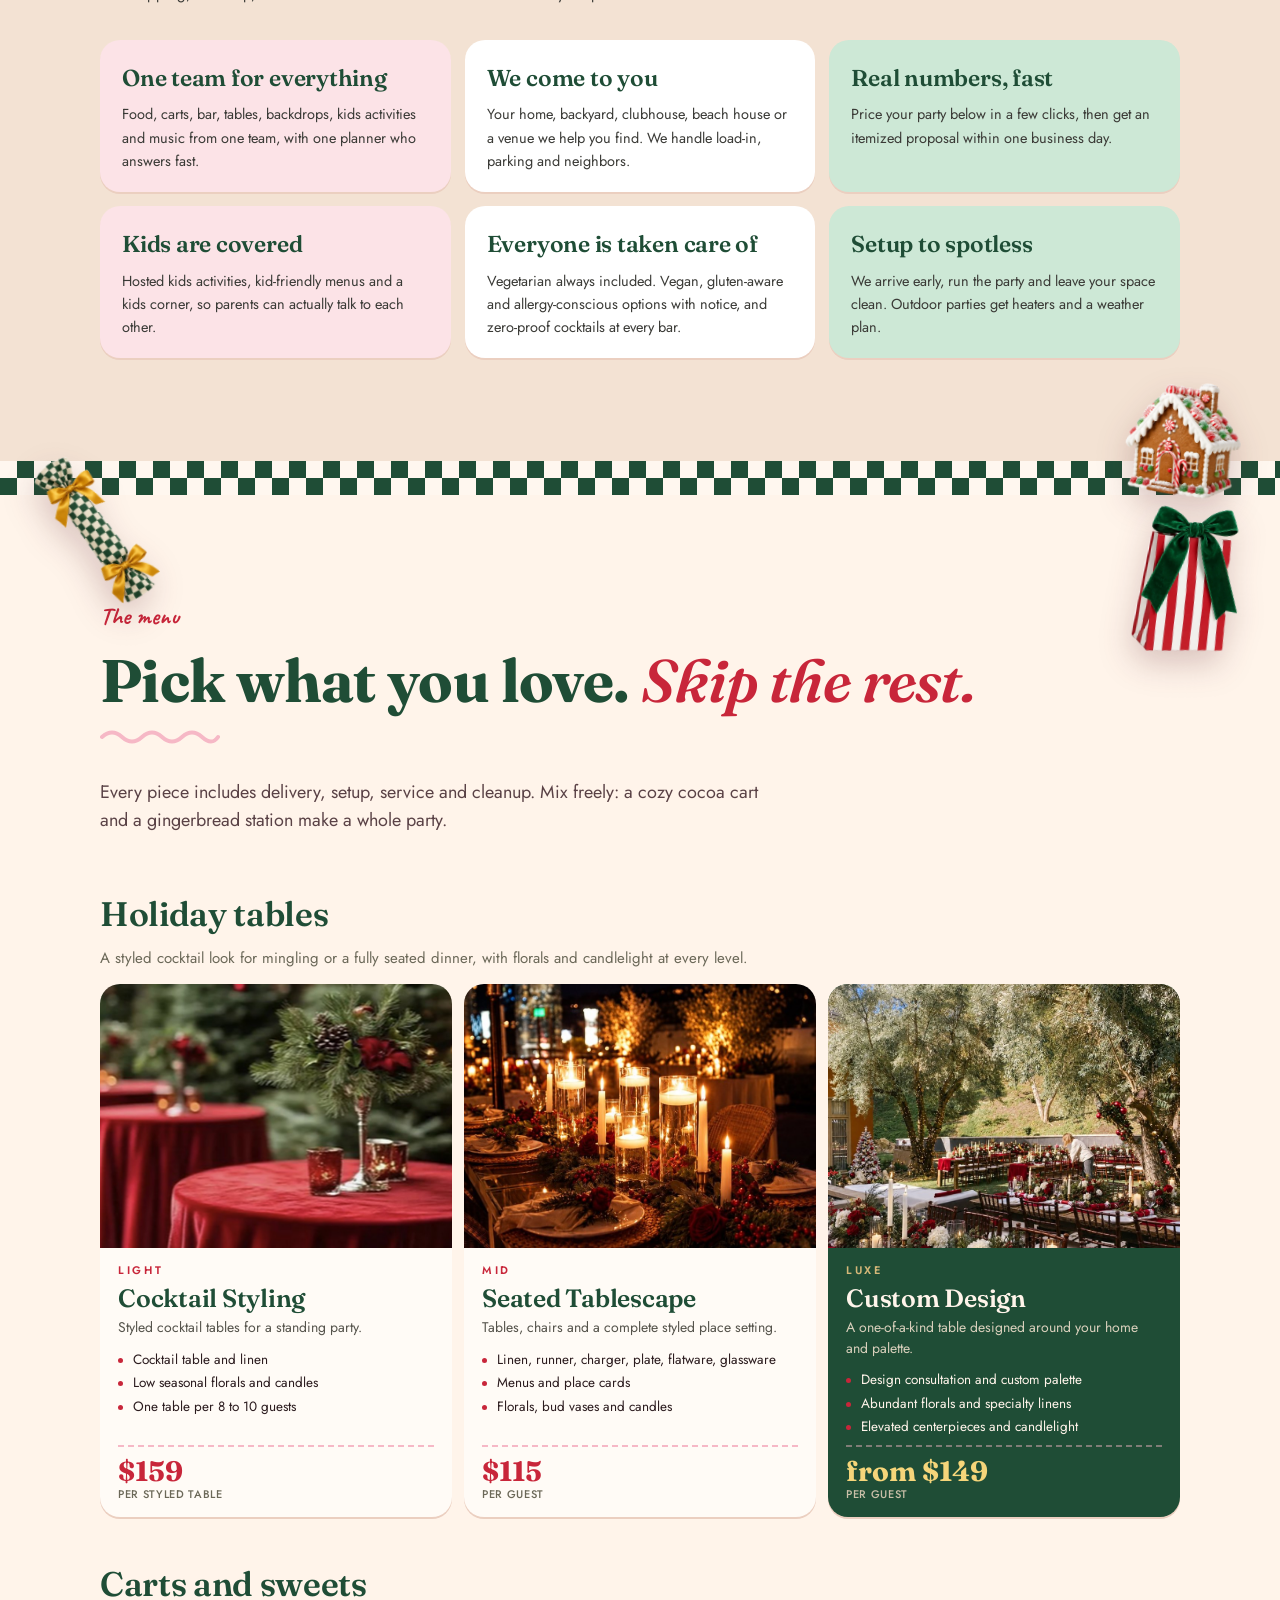
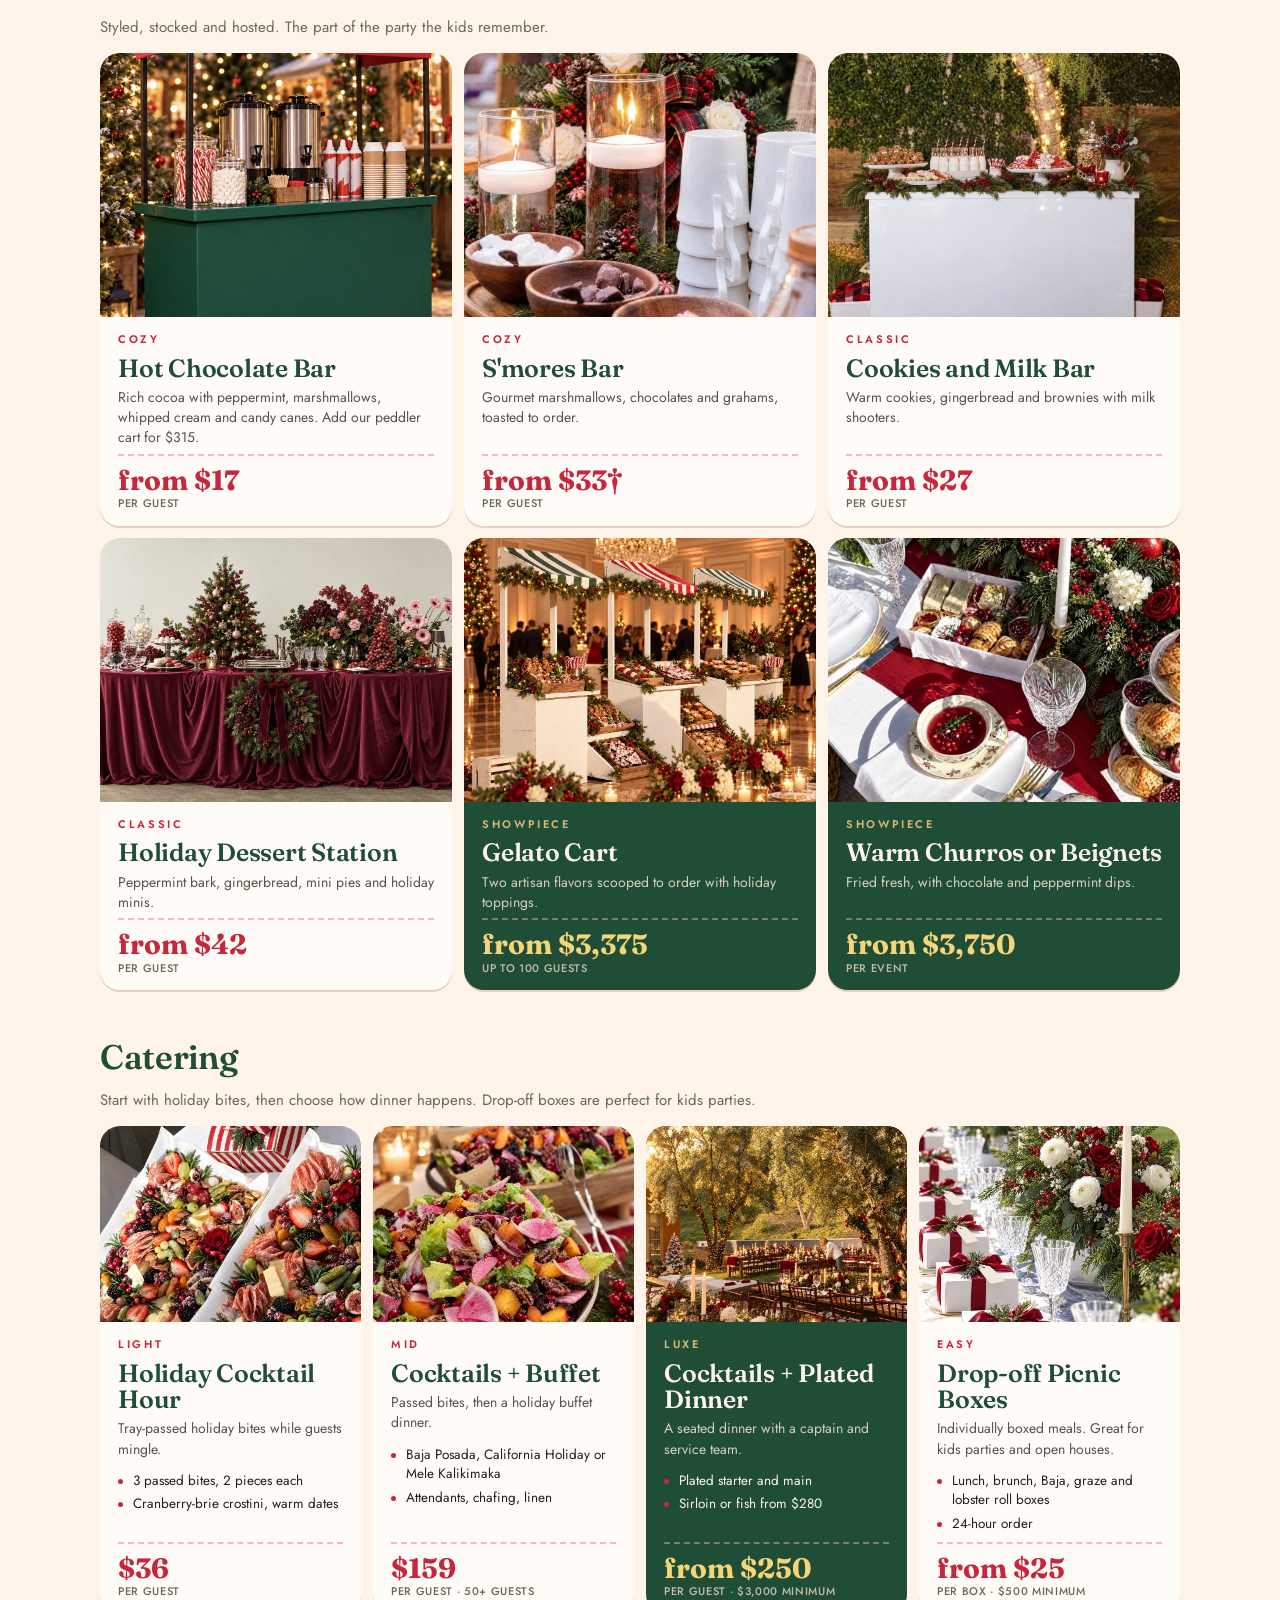
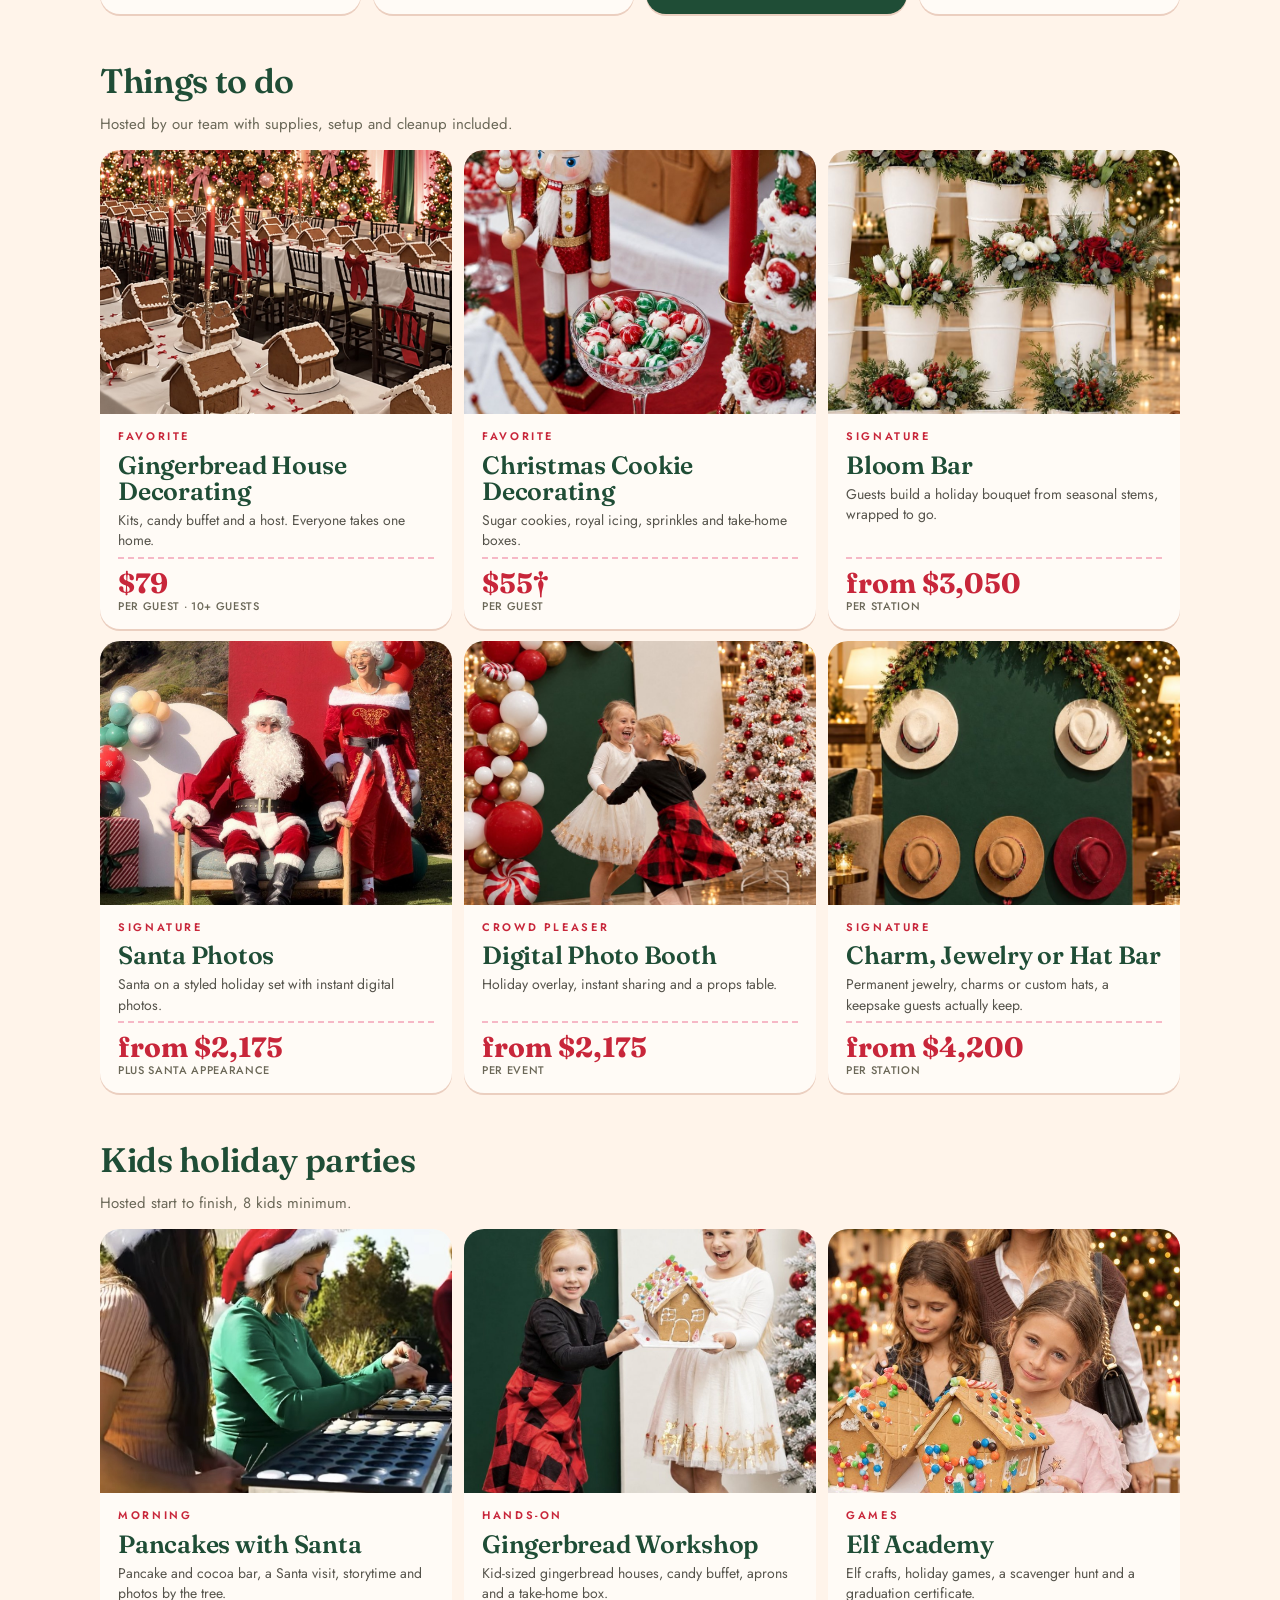
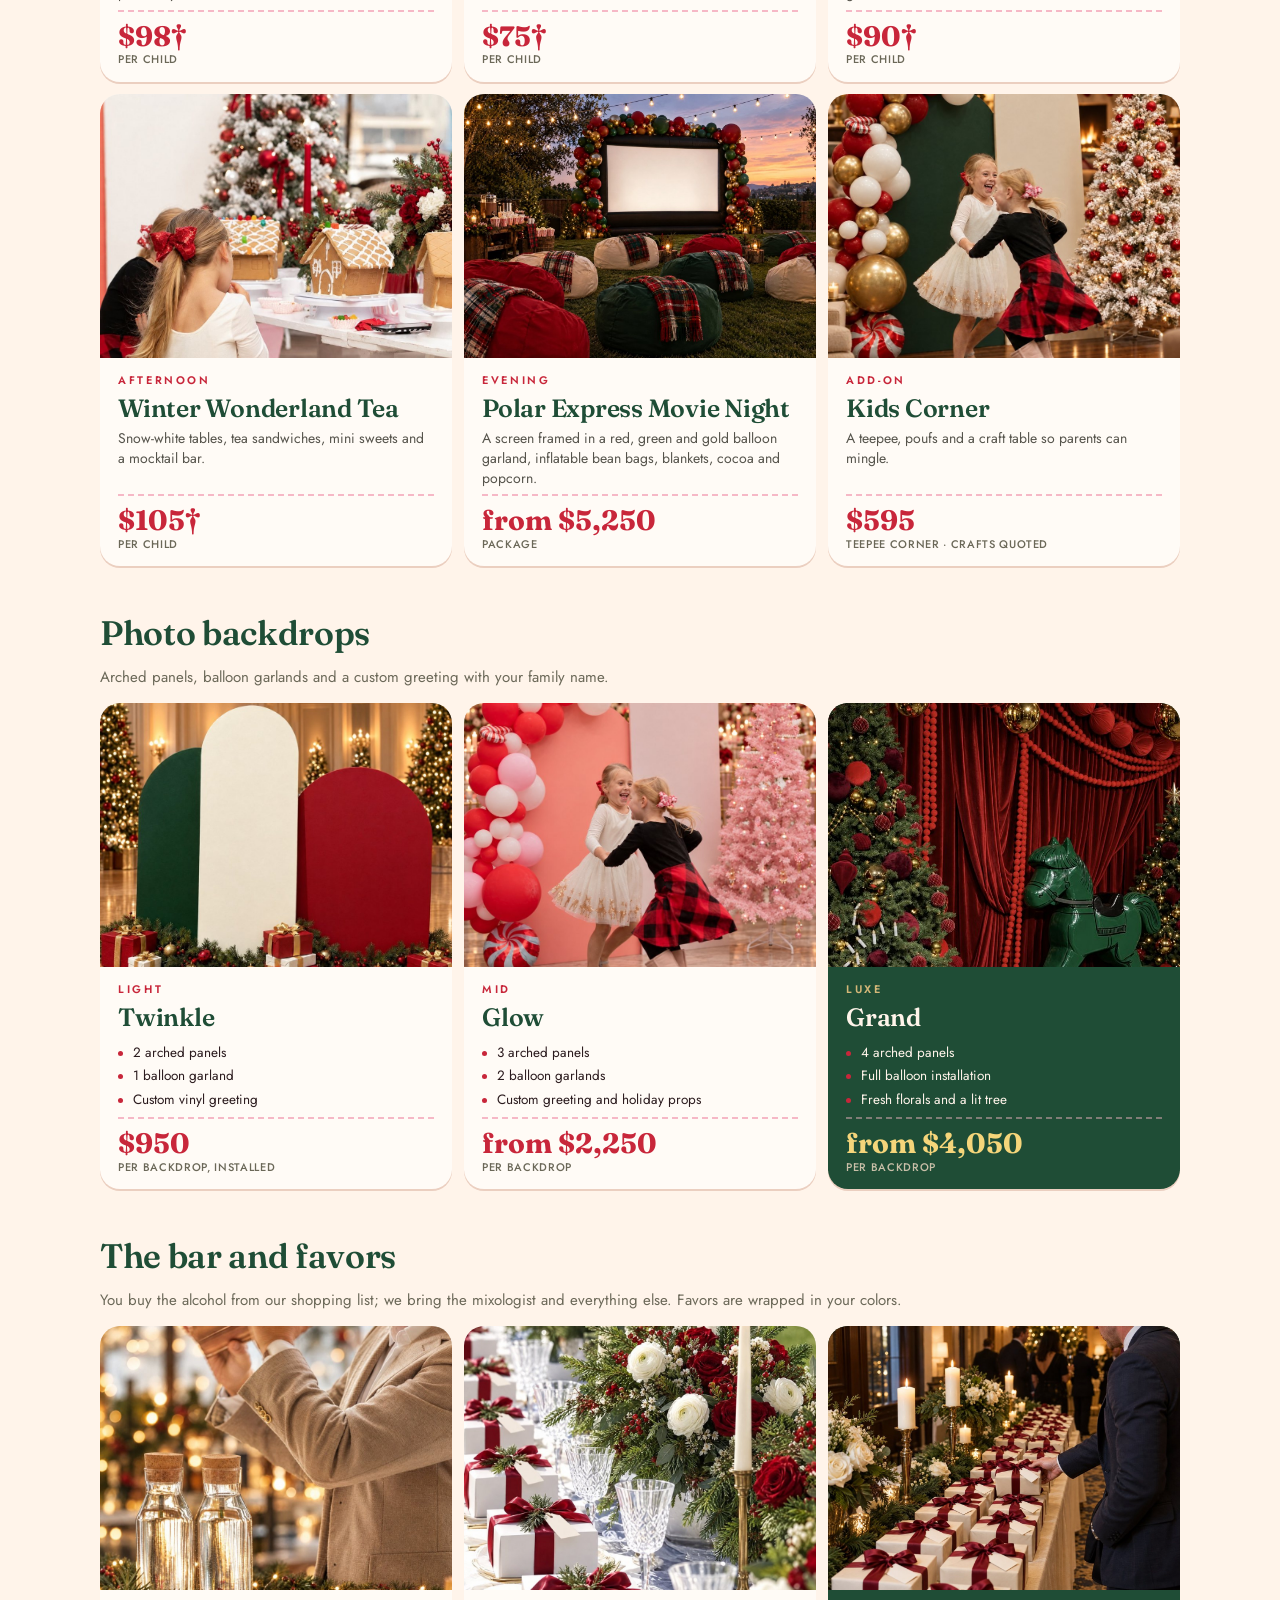
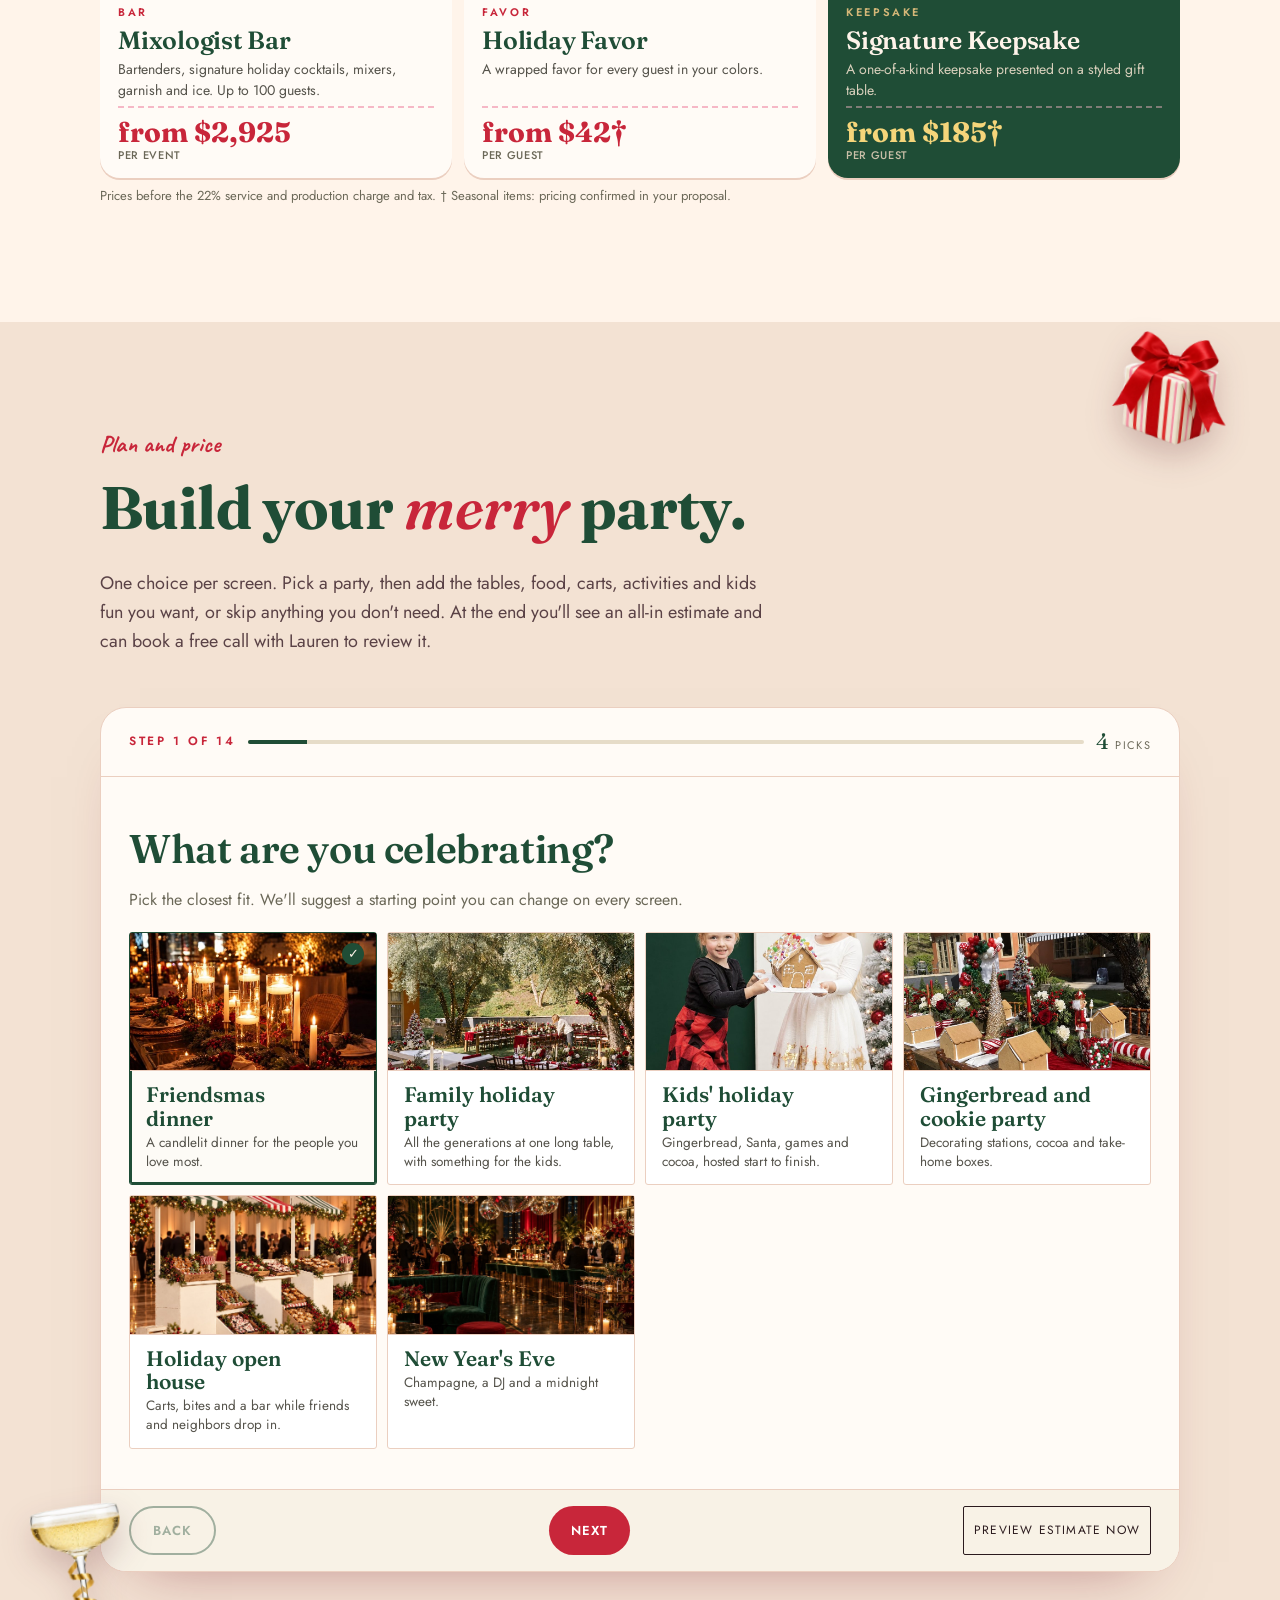
<file: holiday-at-home/index.html>
<!doctype html><html><head>
<!-- Google Ads: consult-click measurement; no enhanced conversions. -->
<script async src="https://www.googletagmanager.com/gtag/js?id=AW-10933789586"></script>
<script>
  window.dataLayer = window.dataLayer || [];
  function gtag(){dataLayer.push(arguments);}
  gtag('js', new Date());
  gtag('config', 'AW-10933789586', {allow_enhanced_conversions: false});
</script>
<meta charset=utf8><meta name=viewport content="width=device-width,initial-scale=1"><style>:root{color-scheme:light}body{margin:0;padding:0;font:14px -apple-system,BlinkMacSystemFont,sans-serif;background:#fff;color:#000}img{max-width:100%}[hidden]:not([hidden=until-found i]){display:none!important}</style><script src="../meta-pixel.js?v=meta-live-1" data-pixel-id="547128289323855" defer></script>
</head><body>
<meta charset="utf-8">
<meta name="viewport" content="width=device-width,initial-scale=1">
<title>Holiday Parties at Home in SoCal: Catering, Carts and Kids Parties</title>
<meta name="description" content="Friendsmas dinners, kids&#x27; holiday parties, s&#x27;mores and cocoa carts, Santa visits and catering at home in Orange County, LA and San Diego. See prices now.">
<meta name="keywords" content="holiday party at home, Friendsmas dinner, kids holiday party Orange County, s&#x27;mores cart rental, hot cocoa cart, Santa visit, gingerbread decorating party, holiday party catering SoCal, family Christmas party planner">
<meta name="robots" content="index, follow, max-image-preview:large, max-snippet:-1">
<link rel="canonical" href="https://holiday.thepicniccollective.com/holiday-at-home/">
<meta name="geo.region" content="US-CA">
<meta name="geo.placename" content="San Clemente, Orange County">
<meta property="og:type" content="website">
<meta property="og:site_name" content="The Picnic Collective">
<meta property="og:title" content="Holiday Parties at Home in SoCal: Catering, Carts and Kids Parties">
<meta property="og:description" content="Friendsmas dinners, kids&#x27; holiday parties, s&#x27;mores and cocoa carts, Santa visits and catering at home in Orange County, LA and San Diego. See prices now.">
<meta property="og:url" content="https://holiday.thepicniccollective.com/holiday-at-home/">
<meta property="og:image" content="https://holiday.thepicniccollective.com/holiday-at-home/img/gingerbread_banquet.jpg">
<meta property="og:image:alt" content="Banquet tables set with a gingerbread house at every seat, red taper candles and lit Christmas trees">
<meta property="og:locale" content="en_US">
<meta name="twitter:card" content="summary_large_image">
<meta name="twitter:title" content="Holiday Parties at Home in SoCal: Catering, Carts and Kids Parties">
<meta name="twitter:description" content="Friendsmas dinners, kids&#x27; holiday parties, s&#x27;mores and cocoa carts, Santa visits and catering at home in Orange County, LA and San Diego. See prices now.">
<meta name="twitter:image" content="https://holiday.thepicniccollective.com/holiday-at-home/img/gingerbread_banquet.jpg">
<script type="application/ld+json">{"@context":"https://schema.org","@graph":[{"@type":"LocalBusiness","@id":"https://thepicniccollective.com/#business","name":"The Picnic Collective","alternateName":"TPC","description":"Holiday party planning, catering, bar service, décor, carts and experiences for companies and families across Orange County, Los Angeles and San Diego.","url":"https://thepicniccollective.com","telephone":"+1-949-234-7102","email":"events@thepicniccollective.com","priceRange":"$$$","foundingDate":"2019","image":"https://holiday.thepicniccollective.com/holiday-parties/img/gingerbread_banquet.jpg","sameAs":["https://www.instagram.com/thepicnic.collective/"],"founder":{"@type":"Person","name":"Lauren Rivard","jobTitle":"Founder and head planner"},"address":{"@type":"PostalAddress","streetAddress":"927 Calle Negocio, Ste E","addressLocality":"San Clemente","addressRegion":"CA","postalCode":"92673","addressCountry":"US"},"areaServed":[{"@type":"AdministrativeArea","@id":"https://thepicniccollective.com/#socal","name":"Southern California"},{"@type":"AdministrativeArea","name":"Orange County","containsPlace":[{"@type":"City","name":"San Clemente"},{"@type":"City","name":"Dana Point"},{"@type":"City","name":"San Juan Capistrano"},{"@type":"City","name":"Laguna Beach"},{"@type":"City","name":"Laguna Niguel"},{"@type":"City","name":"Mission Viejo"},{"@type":"City","name":"Irvine"},{"@type":"City","name":"Newport Beach"},{"@type":"City","name":"Costa Mesa"},{"@type":"City","name":"Huntington Beach"},{"@type":"City","name":"Tustin"},{"@type":"City","name":"Anaheim"},{"@type":"City","name":"Orange"},{"@type":"City","name":"Fullerton"}]},{"@type":"AdministrativeArea","name":"Los Angeles County","containsPlace":[{"@type":"City","name":"Santa Monica"},{"@type":"City","name":"Beverly Hills"},{"@type":"City","name":"West Hollywood"},{"@type":"City","name":"Culver City"},{"@type":"City","name":"Downtown Los Angeles"},{"@type":"City","name":"Pasadena"},{"@type":"City","name":"Malibu"},{"@type":"City","name":"Manhattan Beach"},{"@type":"City","name":"El Segundo"},{"@type":"City","name":"Long Beach"},{"@type":"City","name":"Burbank"}]},{"@type":"AdministrativeArea","name":"San Diego County","containsPlace":[{"@type":"City","name":"La Jolla"},{"@type":"City","name":"Del Mar"},{"@type":"City","name":"Carlsbad"},{"@type":"City","name":"Encinitas"},{"@type":"City","name":"Oceanside"},{"@type":"City","name":"Rancho Santa Fe"},{"@type":"City","name":"Downtown San Diego"}]}],"openingHoursSpecification":[{"@type":"OpeningHoursSpecification","dayOfWeek":["Monday","Tuesday","Wednesday","Thursday","Friday"],"opens":"10:00","closes":"18:00"}],"knowsAbout":["corporate holiday parties","company Christmas parties","holiday party catering","event planning","holiday brand activations","large-scale event production","kids holiday parties","s'mores carts","hot cocoa carts","Santa experiences","mixologist bar service","holiday tablescapes","holiday photo backdrops","Friendsmas dinners"],"hasOfferCatalog":{"@type":"OfferCatalog","name":"Holiday party at home services","itemListElement":[{"@type":"OfferCatalog","name":"Event planning and production","itemListElement":[{"@type":"Offer","itemOffered":{"@type":"Service","name":"Day-of coordination","description":"A lead coordinator runs your timeline, vendors and setup on the day, up to 10 hours.","serviceType":"Event planning and production","provider":{"@id":"https://thepicniccollective.com/#business"}},"areaServed":{"@id":"https://thepicniccollective.com/#socal"},"priceSpecification":{"@type":"UnitPriceSpecification","price":2995,"priceCurrency":"USD","unitText":"starting per event"}},{"@type":"Offer","itemOffered":{"@type":"Service","name":"Planning and production","description":"Planning meetings, a venue walkthrough, a production schedule and day-of management.","serviceType":"Event planning and production","provider":{"@id":"https://thepicniccollective.com/#business"}},"areaServed":{"@id":"https://thepicniccollective.com/#socal"},"priceSpecification":{"@type":"UnitPriceSpecification","price":5500,"priceCurrency":"USD","unitText":"starting per event"}},{"@type":"Offer","itemOffered":{"@type":"Service","name":"Full-service planning and design","description":"Lauren and our team handle vision, budget, every vendor and the full design. You just show up.","serviceType":"Event planning and production","provider":{"@id":"https://thepicniccollective.com/#business"}},"areaServed":{"@id":"https://thepicniccollective.com/#socal"},"priceSpecification":{"@type":"UnitPriceSpecification","price":12500,"priceCurrency":"USD","unitText":"starting per event"}}]},{"@type":"OfferCatalog","name":"Holiday catering","itemListElement":[{"@type":"Offer","itemOffered":{"@type":"Service","name":"Holiday Cocktail Hour","description":"Three tray-passed holiday bites, two pieces each.","serviceType":"Holiday catering","provider":{"@id":"https://thepicniccollective.com/#business"}},"areaServed":{"@id":"https://thepicniccollective.com/#socal"},"priceSpecification":{"@type":"UnitPriceSpecification","price":36,"priceCurrency":"USD","unitText":"per guest"}},{"@type":"Offer","itemOffered":{"@type":"Service","name":"Cocktails + Buffet","description":"Passed bites, then a holiday buffet with attendants.","serviceType":"Holiday catering","provider":{"@id":"https://thepicniccollective.com/#business"}},"areaServed":{"@id":"https://thepicniccollective.com/#socal"},"priceSpecification":{"@type":"UnitPriceSpecification","price":159,"priceCurrency":"USD","unitText":"per guest"}},{"@type":"Offer","itemOffered":{"@type":"Service","name":"Cocktails + Plated Dinner","description":"Passed bites, then a formal plated starter and main.","serviceType":"Holiday catering","provider":{"@id":"https://thepicniccollective.com/#business"}},"areaServed":{"@id":"https://thepicniccollective.com/#socal"},"priceSpecification":{"@type":"UnitPriceSpecification","price":250,"priceCurrency":"USD","unitText":"starting per guest"}},{"@type":"Offer","itemOffered":{"@type":"Service","name":"Amalfi Christmas Eve, upgraded","description":"Burrata or Caesar, then sirloin or Mediterranean fish.","serviceType":"Holiday catering","provider":{"@id":"https://thepicniccollective.com/#business"}},"areaServed":{"@id":"https://thepicniccollective.com/#socal"},"priceSpecification":{"@type":"UnitPriceSpecification","price":280,"priceCurrency":"USD","unitText":"per event"}},{"@type":"Offer","itemOffered":{"@type":"Service","name":"Baja Navidad","description":"Citrus greens or Caesar, then Baja chicken or vegetable tacos.","serviceType":"Holiday catering","provider":{"@id":"https://thepicniccollective.com/#business"}},"areaServed":{"@id":"https://thepicniccollective.com/#socal"},"priceSpecification":{"@type":"UnitPriceSpecification","price":250,"priceCurrency":"USD","unitText":"per event"}},{"@type":"Offer","itemOffered":{"@type":"Service","name":"Baja Navidad, upgraded","description":"Citrus greens or Caesar, then citrus fish or shrimp.","serviceType":"Holiday catering","provider":{"@id":"https://thepicniccollective.com/#business"}},"areaServed":{"@id":"https://thepicniccollective.com/#socal"},"priceSpecification":{"@type":"UnitPriceSpecification","price":280,"priceCurrency":"USD","unitText":"per event"}},{"@type":"Offer","itemOffered":{"@type":"Service","name":"Holiday Surf and Turf","description":"Cod and sirloin, truffle potatoes, holiday dessert.","serviceType":"Holiday catering","provider":{"@id":"https://thepicniccollective.com/#business"}},"areaServed":{"@id":"https://thepicniccollective.com/#socal"},"priceSpecification":{"@type":"UnitPriceSpecification","price":325,"priceCurrency":"USD","unitText":"per event"}},{"@type":"Offer","itemOffered":{"@type":"Service","name":"Holiday Surf and Turf, Wagyu","description":"Shrimp and Wagyu, truffle potatoes, holiday dessert.","serviceType":"Holiday catering","provider":{"@id":"https://thepicniccollective.com/#business"}},"areaServed":{"@id":"https://thepicniccollective.com/#socal"},"priceSpecification":{"@type":"UnitPriceSpecification","price":355,"priceCurrency":"USD","unitText":"per event"}},{"@type":"Offer","itemOffered":{"@type":"Service","name":"Cocktails + Chef Stations","description":"Passed bites plus your first live station. Each added station is +$55 a guest (sushi +$75).","serviceType":"Holiday catering","provider":{"@id":"https://thepicniccollective.com/#business"}},"areaServed":{"@id":"https://thepicniccollective.com/#socal"},"priceSpecification":{"@type":"UnitPriceSpecification","price":195,"priceCurrency":"USD","unitText":"starting per guest"}},{"@type":"Offer","itemOffered":{"@type":"Service","name":"Christmas in Amalfi pizza and pasta","description":"Two pizzas and two pastas made to order, salads and focaccia.","serviceType":"Holiday catering","provider":{"@id":"https://thepicniccollective.com/#business"}},"areaServed":{"@id":"https://thepicniccollective.com/#socal"}},{"@type":"Offer","itemOffered":{"@type":"Service","name":"Posada taco station","description":"Fish, shrimp, chicken or vegetables, guacamole, queso, churro bar.","serviceType":"Holiday catering","provider":{"@id":"https://thepicniccollective.com/#business"}},"areaServed":{"@id":"https://thepicniccollective.com/#socal"}},{"@type":"Offer","itemOffered":{"@type":"Service","name":"Spanish holiday paella","description":"Seafood, chicken and chorizo, or garden paella in traditional pans.","serviceType":"Holiday catering","provider":{"@id":"https://thepicniccollective.com/#business"}},"areaServed":{"@id":"https://thepicniccollective.com/#socal"}},{"@type":"Offer","itemOffered":{"@type":"Service","name":"Drop-off picnic boxes","description":"Individually boxed meals, no staff needed. 24-hour order.","serviceType":"Holiday catering","provider":{"@id":"https://thepicniccollective.com/#business"}},"areaServed":{"@id":"https://thepicniccollective.com/#socal"},"priceSpecification":{"@type":"UnitPriceSpecification","price":32,"priceCurrency":"USD","unitText":"starting per guest"}}]},{"@type":"OfferCatalog","name":"Mixologist bar service","itemListElement":[{"@type":"Offer","itemOffered":{"@type":"Service","name":"Classic mixologist bar","description":"Two bartenders, one signature cocktail, mixers, garnish, ice and your shopping list.","serviceType":"Mixologist bar service","provider":{"@id":"https://thepicniccollective.com/#business"}},"areaServed":{"@id":"https://thepicniccollective.com/#socal"},"priceSpecification":{"@type":"UnitPriceSpecification","price":2925,"priceCurrency":"USD","unitText":"per event"}},{"@type":"Offer","itemOffered":{"@type":"Service","name":"Signature cocktail bar","description":"Two bartenders, two signature cocktails, enhanced garnish and styling.","serviceType":"Mixologist bar service","provider":{"@id":"https://thepicniccollective.com/#business"}},"areaServed":{"@id":"https://thepicniccollective.com/#socal"},"priceSpecification":{"@type":"UnitPriceSpecification","price":3375,"priceCurrency":"USD","unitText":"per event"}},{"@type":"Offer","itemOffered":{"@type":"Service","name":"Elevated bar experience","description":"Three bartenders, three signature cocktails, premium garnish and a styled bar.","serviceType":"Mixologist bar service","provider":{"@id":"https://thepicniccollective.com/#business"}},"areaServed":{"@id":"https://thepicniccollective.com/#socal"},"priceSpecification":{"@type":"UnitPriceSpecification","price":4050,"priceCurrency":"USD","unitText":"per event"}}]},{"@type":"OfferCatalog","name":"Holiday décor and tablescapes","itemListElement":[{"@type":"Offer","itemOffered":{"@type":"Service","name":"cocktail styling","description":"Styled cocktail rounds with linens, florals and candles. Tell us how many you need.","serviceType":"Holiday décor and tablescapes","provider":{"@id":"https://thepicniccollective.com/#business"}},"areaServed":{"@id":"https://thepicniccollective.com/#socal"},"priceSpecification":{"@type":"UnitPriceSpecification","price":159,"priceCurrency":"USD","unitText":"per cocktail table"}},{"@type":"Offer","itemOffered":{"@type":"Service","name":"seated tablescape","description":"Tables, chairs, full place settings, florals and candles.","serviceType":"Holiday décor and tablescapes","provider":{"@id":"https://thepicniccollective.com/#business"}},"areaServed":{"@id":"https://thepicniccollective.com/#socal"},"priceSpecification":{"@type":"UnitPriceSpecification","price":115,"priceCurrency":"USD","unitText":"per guest"}},{"@type":"Offer","itemOffered":{"@type":"Service","name":"custom design","description":"A one-of-a-kind tablescape around your brand.","serviceType":"Holiday décor and tablescapes","provider":{"@id":"https://thepicniccollective.com/#business"}},"areaServed":{"@id":"https://thepicniccollective.com/#socal"},"priceSpecification":{"@type":"UnitPriceSpecification","price":149,"priceCurrency":"USD","unitText":"starting per guest"}}]},{"@type":"OfferCatalog","name":"Holiday photo backdrops","itemListElement":[{"@type":"Offer","itemOffered":{"@type":"Service","name":"Twinkle","description":"2 arched panels, 1 balloon garland, custom vinyl, delivered and installed.","serviceType":"Holiday photo backdrops","provider":{"@id":"https://thepicniccollective.com/#business"}},"areaServed":{"@id":"https://thepicniccollective.com/#socal"},"priceSpecification":{"@type":"UnitPriceSpecification","price":950,"priceCurrency":"USD","unitText":"per event"}},{"@type":"Offer","itemOffered":{"@type":"Service","name":"Glow","description":"3 panels, 2 garlands, vinyl logo and holiday props.","serviceType":"Holiday photo backdrops","provider":{"@id":"https://thepicniccollective.com/#business"}},"areaServed":{"@id":"https://thepicniccollective.com/#socal"},"priceSpecification":{"@type":"UnitPriceSpecification","price":2250,"priceCurrency":"USD","unitText":"starting per event"}},{"@type":"Offer","itemOffered":{"@type":"Service","name":"Grand","description":"4 panels, full balloon build, fresh florals and a lit tree.","serviceType":"Holiday photo backdrops","provider":{"@id":"https://thepicniccollective.com/#business"}},"areaServed":{"@id":"https://thepicniccollective.com/#socal"},"priceSpecification":{"@type":"UnitPriceSpecification","price":4050,"priceCurrency":"USD","unitText":"starting per event"}}]},{"@type":"OfferCatalog","name":"Dessert stations and carts","itemListElement":[{"@type":"Offer","itemOffered":{"@type":"Service","name":"Hot chocolate bar","description":"Cocoa, peppermint, marshmallows, whipped cream.","serviceType":"Dessert stations and carts","provider":{"@id":"https://thepicniccollective.com/#business"}},"areaServed":{"@id":"https://thepicniccollective.com/#socal"},"priceSpecification":{"@type":"UnitPriceSpecification","price":17,"priceCurrency":"USD","unitText":"starting per guest"}},{"@type":"Offer","itemOffered":{"@type":"Service","name":"S'mores bar","description":"Gourmet marshmallows and chocolates, toasted to order.","serviceType":"Dessert stations and carts","provider":{"@id":"https://thepicniccollective.com/#business"}},"areaServed":{"@id":"https://thepicniccollective.com/#socal"},"priceSpecification":{"@type":"UnitPriceSpecification","price":33,"priceCurrency":"USD","unitText":"starting per guest"}},{"@type":"Offer","itemOffered":{"@type":"Service","name":"Cookies and milk bar","description":"Warm cookies, gingerbread, milk shooters.","serviceType":"Dessert stations and carts","provider":{"@id":"https://thepicniccollective.com/#business"}},"areaServed":{"@id":"https://thepicniccollective.com/#socal"},"priceSpecification":{"@type":"UnitPriceSpecification","price":27,"priceCurrency":"USD","unitText":"starting per guest"}},{"@type":"Offer","itemOffered":{"@type":"Service","name":"Holiday dessert station","description":"Peppermint bark, gingerbread, mini pies.","serviceType":"Dessert stations and carts","provider":{"@id":"https://thepicniccollective.com/#business"}},"areaServed":{"@id":"https://thepicniccollective.com/#socal"},"priceSpecification":{"@type":"UnitPriceSpecification","price":42,"priceCurrency":"USD","unitText":"starting per guest"}},{"@type":"Offer","itemOffered":{"@type":"Service","name":"Gelato cart","description":"Two artisan flavors with holiday toppings. Up to 100 guests.","serviceType":"Dessert stations and carts","provider":{"@id":"https://thepicniccollective.com/#business"}},"areaServed":{"@id":"https://thepicniccollective.com/#socal"},"priceSpecification":{"@type":"UnitPriceSpecification","price":3375,"priceCurrency":"USD","unitText":"per event"}},{"@type":"Offer","itemOffered":{"@type":"Service","name":"Warm churros or beignets","description":"Fried fresh with chocolate and peppermint dips.","serviceType":"Dessert stations and carts","provider":{"@id":"https://thepicniccollective.com/#business"}},"areaServed":{"@id":"https://thepicniccollective.com/#socal"},"priceSpecification":{"@type":"UnitPriceSpecification","price":3750,"priceCurrency":"USD","unitText":"starting per event"}},{"@type":"Offer","itemOffered":{"@type":"Service","name":"S'mores carts and hot cocoa carts","description":"Hosted holiday carts for homes, offices, open houses and brand events.","serviceType":"Dessert stations and carts","provider":{"@id":"https://thepicniccollective.com/#business"}},"areaServed":{"@id":"https://thepicniccollective.com/#socal"}}]},{"@type":"OfferCatalog","name":"Holiday experiences and activations","itemListElement":[{"@type":"Offer","itemOffered":{"@type":"Service","name":"Gingerbread house decorating","description":"Kits, candy buffet and a host. 10+ guests.","serviceType":"Holiday experiences and activations","provider":{"@id":"https://thepicniccollective.com/#business"}},"areaServed":{"@id":"https://thepicniccollective.com/#socal"},"priceSpecification":{"@type":"UnitPriceSpecification","price":79,"priceCurrency":"USD","unitText":"per guest"}},{"@type":"Offer","itemOffered":{"@type":"Service","name":"Christmas cookie decorating","description":"Cookies, royal icing and take-home boxes.","serviceType":"Holiday experiences and activations","provider":{"@id":"https://thepicniccollective.com/#business"}},"areaServed":{"@id":"https://thepicniccollective.com/#socal"},"priceSpecification":{"@type":"UnitPriceSpecification","price":55,"priceCurrency":"USD","unitText":"per guest"}},{"@type":"Offer","itemOffered":{"@type":"Service","name":"Bloom bar","description":"Guests build a holiday bouquet to take home.","serviceType":"Holiday experiences and activations","provider":{"@id":"https://thepicniccollective.com/#business"}},"areaServed":{"@id":"https://thepicniccollective.com/#socal"},"priceSpecification":{"@type":"UnitPriceSpecification","price":3050,"priceCurrency":"USD","unitText":"starting per event"}},{"@type":"Offer","itemOffered":{"@type":"Service","name":"Santa photos","description":"Santa on a styled set with instant photos. Santa quoted separately.","serviceType":"Holiday experiences and activations","provider":{"@id":"https://thepicniccollective.com/#business"}},"areaServed":{"@id":"https://thepicniccollective.com/#socal"},"priceSpecification":{"@type":"UnitPriceSpecification","price":2175,"priceCurrency":"USD","unitText":"starting per event"}},{"@type":"Offer","itemOffered":{"@type":"Service","name":"Digital photo booth","description":"Branded overlay and a holiday props table.","serviceType":"Holiday experiences and activations","provider":{"@id":"https://thepicniccollective.com/#business"}},"areaServed":{"@id":"https://thepicniccollective.com/#socal"},"priceSpecification":{"@type":"UnitPriceSpecification","price":2175,"priceCurrency":"USD","unitText":"starting per event"}},{"@type":"Offer","itemOffered":{"@type":"Service","name":"Charm, jewelry or hat bar","description":"A keepsake guests actually keep, styled in your brand.","serviceType":"Holiday experiences and activations","provider":{"@id":"https://thepicniccollective.com/#business"}},"areaServed":{"@id":"https://thepicniccollective.com/#socal"},"priceSpecification":{"@type":"UnitPriceSpecification","price":4200,"priceCurrency":"USD","unitText":"starting per event"}},{"@type":"Offer","itemOffered":{"@type":"Service","name":"Holiday brand activations and pop-ups","description":"Branded holiday pop-ups, launch moments, photo moments and client gifting.","serviceType":"Holiday experiences and activations","provider":{"@id":"https://thepicniccollective.com/#business"}},"areaServed":{"@id":"https://thepicniccollective.com/#socal"}},{"@type":"Offer","itemOffered":{"@type":"Service","name":"Santa experiences","description":"Santa visits, photos with Santa and Pancakes with Santa for families and company family days.","serviceType":"Holiday experiences and activations","provider":{"@id":"https://thepicniccollective.com/#business"}},"areaServed":{"@id":"https://thepicniccollective.com/#socal"}}]},{"@type":"OfferCatalog","name":"Kids holiday parties","itemListElement":[{"@type":"Offer","itemOffered":{"@type":"Service","name":"Pancakes with Santa","description":"Pancake and cocoa bar, Santa visit, photos.","serviceType":"Kids holiday parties","provider":{"@id":"https://thepicniccollective.com/#business"}},"areaServed":{"@id":"https://thepicniccollective.com/#socal"},"priceSpecification":{"@type":"UnitPriceSpecification","price":98,"priceCurrency":"USD","unitText":"per child"}},{"@type":"Offer","itemOffered":{"@type":"Service","name":"Gingerbread Workshop","description":"Kid-sized houses, candy buffet, take-home box.","serviceType":"Kids holiday parties","provider":{"@id":"https://thepicniccollective.com/#business"}},"areaServed":{"@id":"https://thepicniccollective.com/#socal"},"priceSpecification":{"@type":"UnitPriceSpecification","price":75,"priceCurrency":"USD","unitText":"per child"}},{"@type":"Offer","itemOffered":{"@type":"Service","name":"Elf Academy","description":"Crafts, games, a scavenger hunt and a certificate.","serviceType":"Kids holiday parties","provider":{"@id":"https://thepicniccollective.com/#business"}},"areaServed":{"@id":"https://thepicniccollective.com/#socal"},"priceSpecification":{"@type":"UnitPriceSpecification","price":90,"priceCurrency":"USD","unitText":"per child"}},{"@type":"Offer","itemOffered":{"@type":"Service","name":"Winter Wonderland Tea","description":"Tea sandwiches, mini sweets, a mocktail bar.","serviceType":"Kids holiday parties","provider":{"@id":"https://thepicniccollective.com/#business"}},"areaServed":{"@id":"https://thepicniccollective.com/#socal"},"priceSpecification":{"@type":"UnitPriceSpecification","price":105,"priceCurrency":"USD","unitText":"per child"}},{"@type":"Offer","itemOffered":{"@type":"Service","name":"Polar Express Movie Night","description":"A movie screen framed in a red, green and gold balloon garland, inflatable bean bags, cocoa and popcorn.","serviceType":"Kids holiday parties","provider":{"@id":"https://thepicniccollective.com/#business"}},"areaServed":{"@id":"https://thepicniccollective.com/#socal"},"priceSpecification":{"@type":"UnitPriceSpecification","price":5250,"priceCurrency":"USD","unitText":"starting per event"}},{"@type":"Offer","itemOffered":{"@type":"Service","name":"Kids corner","description":"Teepee, poufs, rug and styled play corner, delivered and set. Crafts quoted.","serviceType":"Kids holiday parties","provider":{"@id":"https://thepicniccollective.com/#business"}},"areaServed":{"@id":"https://thepicniccollective.com/#socal"},"priceSpecification":{"@type":"UnitPriceSpecification","price":595,"priceCurrency":"USD","unitText":"per event"}}]},{"@type":"OfferCatalog","name":"Music and entertainment","itemListElement":[{"@type":"Offer","itemOffered":{"@type":"Service","name":"Acoustic duo","description":"90 minutes of holiday and acoustic favorites.","serviceType":"Music and entertainment","provider":{"@id":"https://thepicniccollective.com/#business"}},"areaServed":{"@id":"https://thepicniccollective.com/#socal"},"priceSpecification":{"@type":"UnitPriceSpecification","price":3300,"priceCurrency":"USD","unitText":"starting per event"}},{"@type":"Offer","itemOffered":{"@type":"Service","name":"Cocktail-hour jazz trio","description":"Live jazz for a polished evening.","serviceType":"Music and entertainment","provider":{"@id":"https://thepicniccollective.com/#business"}},"areaServed":{"@id":"https://thepicniccollective.com/#socal"},"priceSpecification":{"@type":"UnitPriceSpecification","price":3750,"priceCurrency":"USD","unitText":"starting per event"}},{"@type":"Offer","itemOffered":{"@type":"Service","name":"DJ and MC","description":"Up to 5 hours with sound and dance lighting.","serviceType":"Music and entertainment","provider":{"@id":"https://thepicniccollective.com/#business"}},"areaServed":{"@id":"https://thepicniccollective.com/#socal"},"priceSpecification":{"@type":"UnitPriceSpecification","price":4125,"priceCurrency":"USD","unitText":"starting per event"}}]},{"@type":"OfferCatalog","name":"Holiday gifting","itemListElement":[{"@type":"Offer","itemOffered":{"@type":"Service","name":"Holiday favor","description":"A thoughtful favor for every guest, wrapped in your colors.","serviceType":"Holiday gifting","provider":{"@id":"https://thepicniccollective.com/#business"}},"areaServed":{"@id":"https://thepicniccollective.com/#socal"},"priceSpecification":{"@type":"UnitPriceSpecification","price":42,"priceCurrency":"USD","unitText":"starting per guest"}},{"@type":"Offer","itemOffered":{"@type":"Service","name":"Curated gift box","description":"A curated box with a personal note, custom packaging and your logo.","serviceType":"Holiday gifting","provider":{"@id":"https://thepicniccollective.com/#business"}},"areaServed":{"@id":"https://thepicniccollective.com/#socal"},"priceSpecification":{"@type":"UnitPriceSpecification","price":95,"priceCurrency":"USD","unitText":"starting per guest"}},{"@type":"Offer","itemOffered":{"@type":"Service","name":"Signature gift experience","description":"A one-of-a-kind keepsake designed around your brand, presented on a styled gift table.","serviceType":"Holiday gifting","provider":{"@id":"https://thepicniccollective.com/#business"}},"areaServed":{"@id":"https://thepicniccollective.com/#socal"},"priceSpecification":{"@type":"UnitPriceSpecification","price":185,"priceCurrency":"USD","unitText":"starting per guest"}}]}]}},{"@type":"WebSite","@id":"https://thepicniccollective.com/#website","url":"https://thepicniccollective.com","name":"The Picnic Collective","publisher":{"@id":"https://thepicniccollective.com/#business"},"inLanguage":"en-US"},{"@type":"WebPage","@id":"https://holiday.thepicniccollective.com/holiday-at-home/#webpage","url":"https://holiday.thepicniccollective.com/holiday-at-home/","name":"Holiday Parties at Home in SoCal: Catering, Carts and Kids Parties","description":"Friendsmas dinners, kids' holiday parties, s'mores and cocoa carts, Santa visits and catering at home in Orange County, LA and San Diego. See prices now.","isPartOf":{"@id":"https://thepicniccollective.com/#website"},"about":{"@id":"https://thepicniccollective.com/#business"},"primaryImageOfPage":{"@type":"ImageObject","url":"https://holiday.thepicniccollective.com/holiday-at-home/img/gingerbread_banquet.jpg"},"inLanguage":"en-US"},{"@type":"BreadcrumbList","itemListElement":[{"@type":"ListItem","position":1,"name":"Home","item":"https://thepicniccollective.com/"},{"@type":"ListItem","position":2,"name":"Holiday parties at home","item":"https://holiday.thepicniccollective.com/holiday-at-home/"}]},{"@type":"FAQPage","@id":"https://holiday.thepicniccollective.com/holiday-at-home/#faq","mainEntity":[{"@type":"Question","name":"Is there a minimum?","acceptedAnswer":{"@type":"Answer","text":"Drop-off boxes start at a $500 order. Plated dinners and chef stations start at $3,000 in food, and buffets at 50 guests or $5,000. For a smaller party of 10 to 30, a cocoa cart, holiday bites and a gingerbread station make a whole party."}},{"@type":"Question","name":"Can you do it at my house?","acceptedAnswer":{"@type":"Answer","text":"Yes. Most of our holiday parties are in homes, backyards, clubhouses and beach houses across Orange County, Los Angeles and San Diego. We plan load-in, parking and power with you, and bring heaters and a weather plan for outdoor parties."}},{"@type":"Question","name":"How far ahead should I book?","acceptedAnswer":{"@type":"Answer","text":"December weekends book first, usually by early November. We send proposals within one business day, so you can move quickly once you have a date."}},{"@type":"Question","name":"How does alcohol work?","acceptedAnswer":{"@type":"Answer","text":"You buy the alcohol, and we handle everything else. We send a shopping list sized to your guest count, then bring the mixologist, the bar, mixers, garnish, ice and your signature holiday cocktails. Bartenders check ID, and every bar includes zero-proof drinks."}},{"@type":"Question","name":"Can you plan a kids-only party?","acceptedAnswer":{"@type":"Answer","text":"Absolutely. Our kids parties are hosted start to finish for 8 kids or more, with kid-friendly food, gingerbread, games, Santa or a movie night, and take-home treats."}},{"@type":"Question","name":"Can you handle dietary needs?","acceptedAnswer":{"@type":"Answer","text":"Vegetarian is always included. Vegan, gluten-aware, dairy-free and allergy-conscious options are available with advance notice."}},{"@type":"Question","name":"How do deposits and payment work?","acceptedAnswer":{"@type":"Answer","text":"A 50% retainer reserves the date. Final headcount and menu are due 21 days before the party and the balance 30 days before."}},{"@type":"Question","name":"What is the 22% charge?","acceptedAnswer":{"@type":"Answer","text":"It's a service and production charge on catering, bar service, décor, rentals and florals. It covers planning, sourcing, staffing, setup, breakdown and cleanup. It is not a gratuity."}},{"@type":"Question","name":"What if plans change?","acceptedAnswer":{"@type":"Answer","text":"More than 90 days out, only the retainer is kept. From 31 to 90 days, 75% of the contract is due, and within 30 days, 100%. Custom florals and special orders can't be refunded once ordered."}}]}]}</script>
<link rel="preconnect" href="https://fonts.googleapis.com">
<link href="https://fonts.googleapis.com/css2?family=Cormorant+Garamond:ital,wght@0,500;0,600;0,700;1,500;1,600&family=Jost:wght@400;500;600&display=swap" rel="stylesheet">
<style>
/* Layout: one long brochure-style scroll. Evergreen hero and logo wall bookend a cream body; prices sit in tabbed "menus". Single deliberate light look, matching the printed brochure. */
:root{
  --evergreen:#1F3B2E; --evergreen-2:#2A4A3B;
  --cream:#F6EFE3; --paper:#FBF7EE; --linen:#EDE5D6;
  --cranberry:#8E2A3A; --brass:#B08A4A; --brass-lt:#D4B778; --brass-dk:#8A6A2F;
  --ink:#1B1B1A; --ink-2:#3A3A36; --muted:#6B6858; --rule:#C9B88F;
  --serif:'Cormorant Garamond',Georgia,'Times New Roman',serif;
  --sans:'Jost','Avenir Next','Helvetica Neue',Arial,sans-serif;
  color-scheme:light;
}
*{box-sizing:border-box}
html{scroll-behavior:smooth}
@media (prefers-reduced-motion:reduce){html{scroll-behavior:auto}*{animation:none!important;transition:none!important}}
body{background:var(--cream);color:var(--ink);font-family:var(--sans);font-size:16px;line-height:1.6;-webkit-font-smoothing:antialiased}
a{color:var(--cranberry)}
img{max-width:100%;display:block}
.wrap{max-width:1160px;margin:0 auto;padding-inline:clamp(16px,4vw,40px)}
.eyebrow{font-size:12px;letter-spacing:.32em;text-transform:uppercase;color:var(--cranberry);font-weight:600}
h1,h2,h3{font-family:var(--serif);font-weight:600;text-wrap:balance;margin:0;color:var(--evergreen)}
h2{font-size:clamp(36px,5.4vw,60px);line-height:1}
.lead{font-size:clamp(16px,1.6vw,18px);color:var(--ink-2);max-width:62ch}
:focus-visible{outline:2px solid var(--brass);outline-offset:3px}

/* nav */
.nav{position:sticky;top:env(safe-area-inset-top,0px);z-index:20;background:rgba(31,59,46,.96);color:var(--cream);backdrop-filter:blur(6px)}
.nav .wrap{display:flex;align-items:center;justify-content:space-between;gap:16px;padding-block:12px}
.brand{font-size:12px;letter-spacing:.38em;color:var(--brass-lt);font-weight:500;text-decoration:none;white-space:nowrap}
.nav ul{display:flex;gap:22px;list-style:none;margin:0;padding:0}
.nav ul a{color:var(--cream);text-decoration:none;font-size:14px;letter-spacing:.06em}
.nav ul a:hover{color:var(--brass-lt)}
.btn{display:inline-flex;align-items:center;justify-content:center;gap:8px;background:var(--cranberry);color:#fff;text-decoration:none;font-weight:600;font-size:13px;letter-spacing:.16em;text-transform:uppercase;padding:13px 22px;border:0;border-radius:2px;cursor:pointer;font-family:var(--sans)}
.btn:hover{background:#7a2231}
.btn.ghost{background:transparent;border:1px solid var(--brass-lt);color:var(--cream)}
.btn.ghost:hover{background:rgba(212,183,120,.12)}
.nav .btn{padding:10px 16px;font-size:12px}
@media (max-width:860px){.nav ul{display:none}}

/* hero: split. Evergreen text panel left, editorial photo right */
.hero{position:relative;background:var(--evergreen);color:var(--cream);display:grid;grid-template-columns:minmax(0,5fr) minmax(0,6fr);align-items:stretch;overflow:hidden}
.hero-img{grid-column:2;grid-row:1;width:100%;height:100%;min-height:clamp(460px,46vw,640px);object-fit:cover;object-position:50% 60%}
.hero .frame{grid-column:2;grid-row:1;position:relative;pointer-events:none;box-shadow:inset 0 0 0 1px rgba(212,183,120,.55);margin:18px;z-index:1}
.hero::after{content:"";position:absolute;top:0;bottom:0;left:calc(100% * 5 / 11);width:90px;background:linear-gradient(90deg,var(--evergreen),rgba(31,59,46,0));z-index:1;pointer-events:none}
.hero .wrap{grid-column:1;grid-row:1;position:relative;z-index:2;align-self:center;width:100%;max-width:none;padding-block:clamp(48px,7vw,96px);padding-inline:clamp(16px,5vw,72px) clamp(16px,3vw,40px)}
.hero .eyebrow{color:var(--brass-lt)}
.hero h1{color:var(--cream);font-weight:500;font-size:clamp(64px,8.6vw,132px);line-height:.88;letter-spacing:-.01em;margin-top:14px}
.hero h1 i{color:var(--brass-lt);font-weight:600}
.hero p{font-family:var(--serif);font-style:italic;font-size:clamp(21px,2.2vw,28px);line-height:1.3;max-width:24ch;margin:22px 0 0;color:#EDE4D2}
.hero .ctas{display:flex;flex-wrap:wrap;gap:12px;margin-top:30px}
.hero .note{margin-top:22px;font-size:12px;letter-spacing:.22em;color:var(--brass-lt);text-transform:uppercase;max-width:40ch;line-height:1.7}
@media (max-width:820px){
  .hero{grid-template-columns:minmax(0,1fr)}
  .hero-img{grid-column:1;grid-row:1;min-height:0;height:auto;aspect-ratio:16/10}
  .hero .frame{grid-column:1;grid-row:1;margin:12px}
  .hero::after{display:none}
  .hero .wrap{grid-column:1;grid-row:2;padding-block:34px 44px}
}

/* stats */
.stats{background:var(--evergreen-2);color:var(--cream)}
.stats .wrap{display:grid;grid-template-columns:repeat(4,minmax(0,1fr));gap:12px;padding-block:24px;text-align:center}
.stats b{display:block;font-family:var(--serif);font-size:clamp(34px,4vw,46px);font-weight:600;color:var(--brass-lt);line-height:1}
.stats span{font-size:11px;letter-spacing:.22em;text-transform:uppercase;color:#D9D0BC}
@media (max-width:640px){.stats .wrap{grid-template-columns:repeat(2,minmax(0,1fr));row-gap:20px}}

section{padding-block:clamp(56px,8vw,104px)}
.head{display:grid;gap:14px;margin-bottom:34px}

/* gallery */
.gal{display:grid;grid-template-columns:repeat(12,minmax(0,1fr));grid-auto-rows:clamp(150px,17vw,220px);gap:10px}
.gal figure{margin:0;position:relative;overflow:hidden;border:1px solid var(--rule);background:var(--linen)}
.gal img{width:100%;height:100%;object-fit:cover;transition:transform .6s ease}
.gal figure:hover img{transform:scale(1.04)}
.gal figcaption{position:absolute;left:0;right:0;bottom:0;padding:26px 12px 9px;background:linear-gradient(transparent,rgba(31,59,46,.88));color:var(--cream);font-size:12px;letter-spacing:.05em}
.g1{grid-column:span 7;grid-row:span 2}.g2{grid-column:span 5;grid-row:span 2}
.g3,.g4,.g5{grid-column:span 4;grid-row:span 2}
.g6,.g7,.g8,.g9{grid-column:span 3}
@media (max-width:760px){.gal{grid-template-columns:repeat(2,minmax(0,1fr));grid-auto-rows:170px}.gal figure{grid-column:span 1!important;grid-row:span 1!important}.g1,.g2{grid-column:span 2!important;grid-row:span 2!important}}

/* trusted */
.trusted{background:var(--evergreen);color:var(--cream)}
.trusted h2{color:var(--cream)}.trusted h2 i{color:var(--brass-lt);font-weight:500}
.trusted .eyebrow{color:var(--brass-lt)}
.trusted .lead{color:#E3DAC6}
.logos{display:grid;grid-template-columns:repeat(8,minmax(0,1fr));gap:34px 40px;align-items:center;margin-top:12px}
.logos div{height:52px;display:flex;align-items:center;justify-content:center}
.logos img{max-height:100%;max-width:100%;width:auto;object-fit:contain;opacity:.92}
.logos b{font-family:var(--serif);color:#fff;font-size:17px;line-height:1.05;text-align:center}
@media (max-width:900px){.logos{grid-template-columns:repeat(5,minmax(0,1fr));gap:28px 28px}.logos div{height:44px}}
@media (max-width:520px){.logos{grid-template-columns:repeat(3,minmax(0,1fr));gap:24px 22px}.logos div{height:38px}}

/* menus */
.tabs{display:flex;flex-wrap:wrap;gap:8px;margin-bottom:26px}
.tab{font-family:var(--sans);font-size:13px;letter-spacing:.08em;padding:10px 16px;border:1px solid var(--rule);background:transparent;color:var(--evergreen);border-radius:99px;cursor:pointer}
.tab[aria-selected="true"]{background:var(--evergreen);color:var(--cream);border-color:var(--evergreen)}
.panel{display:grid;grid-template-columns:minmax(0,5fr) minmax(0,7fr);gap:clamp(20px,4vw,48px);align-items:start}
.panel .pic{position:sticky;top:90px;display:grid;gap:10px}
.panel .pic img{width:100%;aspect-ratio:4/5;object-fit:cover;border:1px solid var(--rule)}
.panel .pic p{margin:0;color:var(--muted);font-size:14px}
@media (max-width:820px){.panel{grid-template-columns:minmax(0,1fr)}.panel .pic{position:static}.panel .pic img{aspect-ratio:16/10}}
.grp{margin-bottom:26px}
.grp h3{font-size:26px;display:flex;align-items:baseline;gap:12px;margin-bottom:4px}
.grp h3::after{content:"";flex:1;height:1px;background:var(--rule)}
.grp .sub{font-size:11px;letter-spacing:.16em;text-transform:uppercase;color:var(--cranberry);font-weight:600;margin-bottom:6px}
.item{display:flex;justify-content:space-between;align-items:baseline;gap:18px;padding:9px 0;border-bottom:1px dotted #B9A98A}
.item>div{min-width:0}
.item .n{font-weight:500}
.item .d{font-size:13.5px;color:#55534B;line-height:1.45}
.item .p{font-family:var(--serif);font-size:22px;font-weight:700;color:var(--cranberry);white-space:nowrap;font-variant-numeric:tabular-nums}
.item .p small{font-family:var(--sans);font-size:11px;font-weight:500;color:#55534B;letter-spacing:.04em}
.cols{display:grid;grid-template-columns:repeat(2,minmax(0,1fr));column-gap:28px}
@media (max-width:560px){.cols{grid-template-columns:minmax(0,1fr)}}
.cols .item .p{font-size:19px}
.fine{font-size:13px;color:var(--muted);margin-top:8px}

/* steps */
.steps{background:var(--linen)}
.steps ol{list-style:none;margin:0;padding:0;display:grid;grid-template-columns:repeat(3,minmax(0,1fr));gap:18px;counter-reset:s}
.steps li{background:var(--paper);border:1px solid var(--rule);padding:24px;counter-increment:s}
.steps li::before{content:"Step " counter(s);display:block;font-size:11px;letter-spacing:.24em;text-transform:uppercase;color:var(--cranberry);font-weight:600;margin-bottom:8px}
.steps h3{font-size:26px;margin-bottom:6px}
.steps p{margin:0;color:var(--ink-2);font-size:15px}
@media (max-width:760px){.steps ol{grid-template-columns:minmax(0,1fr)}}

/* inquiry */
.book{background:var(--evergreen);color:var(--cream)}
.book h2{color:var(--cream)}.book .eyebrow{color:var(--brass-lt)}
.book .grid{display:grid;grid-template-columns:minmax(0,5fr) minmax(0,7fr);gap:clamp(24px,5vw,64px);align-items:start}
@media (max-width:860px){.book .grid{grid-template-columns:minmax(0,1fr)}}
.contact{display:grid;gap:14px;margin-top:22px}
.contact .row{display:flex;flex-wrap:wrap;align-items:center;gap:10px}
.contact .val{font-family:var(--serif);font-size:24px;color:var(--brass-lt);user-select:all}
.copy{font-family:var(--sans);font-size:12px;letter-spacing:.1em;text-transform:uppercase;background:transparent;border:1px solid rgba(212,183,120,.6);color:var(--cream);padding:6px 10px;border-radius:2px;cursor:pointer}
form{background:var(--cream);color:var(--ink);padding:clamp(20px,3vw,32px);display:grid;gap:14px;border-radius:2px}
.f2{display:grid;grid-template-columns:repeat(2,minmax(0,1fr));gap:14px}
@media (max-width:520px){.f2{grid-template-columns:minmax(0,1fr)}}
label{display:grid;gap:5px;font-size:12px;letter-spacing:.12em;text-transform:uppercase;color:var(--evergreen);font-weight:600}
input,select,textarea{font:inherit;font-size:16px;letter-spacing:0;text-transform:none;font-weight:400;padding:11px 12px;border:1px solid var(--rule);background:#fff;color:var(--ink);border-radius:2px;width:100%}
textarea{min-height:90px;resize:vertical}
fieldset{border:0;padding:0;margin:0}
legend{font-size:12px;letter-spacing:.12em;text-transform:uppercase;color:var(--evergreen);font-weight:600;margin-bottom:8px}
.chips{display:flex;flex-wrap:wrap;gap:8px}
.chips label{display:flex;align-items:center;gap:7px;font-size:14px;letter-spacing:0;text-transform:none;font-weight:400;color:var(--ink);border:1px solid var(--rule);padding:7px 11px;border-radius:99px;background:#fff;cursor:pointer}
.chips input{width:auto;margin:0;accent-color:var(--cranberry)}
.out{background:var(--paper);border:1px solid var(--rule);padding:16px;display:grid;gap:10px}
.out pre{white-space:pre-wrap;font-family:var(--sans);font-size:14px;margin:0;color:var(--ink-2)}
.out .acts{display:flex;flex-wrap:wrap;gap:10px;align-items:center}
.out .acts .copy{color:var(--evergreen);border-color:var(--rule)}
.status{font-size:13px;color:var(--muted)}

footer{background:#16291F;color:#C9BFA8;font-size:13px}
footer .wrap{padding-block:30px;display:flex;flex-wrap:wrap;justify-content:space-between;gap:14px}
</style>
<style>
.item .p small{display:inline}
@media (max-width:560px){.item{flex-wrap:wrap;gap:4px 12px}.item .p{white-space:normal;text-align:right;margin-left:auto}}
/* why planners */
.why{display:grid;grid-template-columns:repeat(3,minmax(0,1fr));gap:14px}
.why div{background:var(--paper);border:1px solid var(--rule);padding:20px 22px}
.why h3{font-size:23px;margin-bottom:6px}
.why p{margin:0;font-size:14.5px;color:var(--ink-2)}
@media (max-width:860px){.why{grid-template-columns:repeat(2,minmax(0,1fr))}}
@media (max-width:540px){.why{grid-template-columns:minmax(0,1fr)}}
/* estimator */
.est{background:var(--linen)}
.estgrid{display:grid;grid-template-columns:minmax(0,7fr) minmax(0,5fr);gap:clamp(20px,4vw,44px);align-items:start}
@media (max-width:900px){.estgrid{grid-template-columns:minmax(0,1fr)}}
.picker{display:grid;gap:18px}
.pgroup h3{font-size:22px;margin-bottom:8px}
.picker .opt{display:flex;align-items:center;gap:12px;padding:9px 12px;background:#fff;border:1px solid var(--rule);border-radius:2px;margin-bottom:6px;cursor:pointer;font-size:15px;text-transform:none;letter-spacing:0;font-weight:500;color:var(--ink)}
.picker .opt small{text-transform:none;letter-spacing:0;font-weight:400}
.opt:has(input:checked){border-color:var(--evergreen);box-shadow:inset 3px 0 0 var(--evergreen)}
.opt input{width:auto;margin:0;accent-color:var(--cranberry);flex:none}
.opt span{flex:1;min-width:0}
.opt em{font-style:normal;font-family:var(--serif);font-weight:700;color:var(--cranberry);font-size:18px;white-space:nowrap;font-variant-numeric:tabular-nums}
.opt small{display:block;color:var(--muted);font-size:12.5px}
.sum{position:sticky;top:84px;background:var(--evergreen);color:var(--cream);padding:24px;border-radius:2px;display:grid;gap:12px}
.sum .row{display:flex;justify-content:space-between;gap:12px;font-size:14.5px;font-variant-numeric:tabular-nums}
.sum .tot{border-top:1px solid rgba(212,183,120,.5);padding-top:12px;font-family:var(--serif);font-size:30px;color:var(--brass-lt)}
.sum .pp{font-size:13px;letter-spacing:.14em;text-transform:uppercase;color:#D9D0BC}
.sum label{color:var(--brass-lt)}
.sum input,.sum select{background:#fff}
.warn{background:rgba(212,183,120,.14);border:1px solid rgba(212,183,120,.5);padding:10px 12px;font-size:13px;line-height:1.45;color:#F1E7D2}
.sum .lines{font-size:13px;color:#D9D0BC;display:grid;gap:4px}
.sum .lines div{display:flex;justify-content:space-between;gap:10px}
@media (max-width:900px){.sum{position:static}}
/* faq */
.faq{display:grid;grid-template-columns:repeat(2,minmax(0,1fr));gap:10px 28px}
@media (max-width:760px){.faq{grid-template-columns:minmax(0,1fr)}}
details{border-bottom:1px solid var(--rule);padding:12px 0}
summary{cursor:pointer;font-family:var(--serif);font-size:21px;font-weight:600;color:var(--evergreen);list-style:none}
summary::-webkit-details-marker{display:none}
summary::after{content:"+";float:right;color:var(--cranberry)}
details[open] summary::after{content:"–"}
details p{margin:8px 0 0;color:var(--ink-2);font-size:15px}
.steps ol.timeline{display:grid;grid-template-columns:repeat(5,minmax(0,1fr));gap:12px}.steps .timeline li::before{content:none}
.timeline li{background:var(--paper);border:1px solid var(--rule);padding:18px}
.timeline b{display:block;font-size:11px;letter-spacing:.22em;text-transform:uppercase;color:var(--cranberry);margin-bottom:6px}
.timeline h3{font-size:21px;margin-bottom:4px}
.timeline p{margin:0;font-size:14px;color:var(--ink-2)}
@media (max-width:900px){.steps ol.timeline{grid-template-columns:minmax(0,1fr)}}
.share{display:flex;flex-wrap:wrap;gap:12px;align-items:center;margin-top:18px}
.share .btn.ghost{color:var(--evergreen);border-color:var(--evergreen)}
.share .btn.ghost:hover{background:rgba(31,59,46,.06)}
</style>

<style>
/* collections */
.coll{display:grid;gap:40px}
.cgroup h3.ct{font-size:clamp(26px,3vw,34px);margin-bottom:4px}
.cgroup .cs{color:var(--muted);font-size:15px;margin:0 0 14px}
.cards{display:grid;gap:12px}
.c3{grid-template-columns:repeat(3,minmax(0,1fr))}.c4{grid-template-columns:repeat(4,minmax(0,1fr))}
@media (max-width:980px){.c4{grid-template-columns:repeat(2,minmax(0,1fr))}}
@media (max-width:760px){.c3{grid-template-columns:minmax(0,1fr)}}
@media (max-width:520px){.c4{grid-template-columns:minmax(0,1fr)}}
.card{background:var(--paper);border:1px solid var(--rule);border-radius:3px;padding:18px 18px 16px;display:flex;flex-direction:column;gap:6px;min-width:0}
.card.lux{background:var(--evergreen);border-color:var(--evergreen);color:var(--cream)}
.card .lv{font-size:11px;letter-spacing:.24em;text-transform:uppercase;color:var(--cranberry);font-weight:600}
.card.lux .lv{color:var(--brass-lt)}
.card h4{font-family:var(--serif);font-size:25px;line-height:1.05;margin:0;color:var(--evergreen);font-weight:600}
.card.lux h4{color:var(--cream)}
.card p{margin:0;font-size:14px;color:#55534B;line-height:1.45}
.card.lux p{color:#D9D0BC}
.card ul{margin:4px 0 0;padding:0;list-style:none}
.card li{font-size:13.5px;line-height:1.45;padding:2px 0 2px 15px;position:relative}
.card li::before{content:"";position:absolute;left:0;top:10px;width:5px;height:5px;border-radius:50%;background:var(--brass)}
.card .pz{margin-top:auto;padding-top:10px;border-top:1px dotted #B9A98A;font-family:var(--serif);font-size:28px;font-weight:700;color:var(--cranberry);line-height:1.05}
.card.lux .pz{color:var(--brass-lt);border-top-color:rgba(212,183,120,.5)}
.card .pz small{display:block;font-family:var(--sans);font-size:11px;letter-spacing:.06em;font-weight:500;color:var(--muted);margin-top:3px;text-transform:uppercase}
.card.lux .pz small{color:#C9BFA8}
.card .ci{display:block;width:calc(100% + 36px);max-width:none;margin:-18px -18px 8px;aspect-ratio:4/3;object-fit:cover;border-bottom:1px solid var(--rule)}
.card.lux .ci{border-bottom-color:var(--evergreen)}
/* gallery rows */
.grow{margin-top:26px}
.grow h3{font-size:24px;margin-bottom:10px;display:flex;align-items:baseline;gap:12px}
.grow h3::after{content:"";flex:1;height:1px;background:var(--rule)}
.g4{display:grid;grid-template-columns:repeat(4,minmax(0,1fr));gap:10px}
.g4 figure{margin:0;position:relative;overflow:hidden;border:1px solid var(--rule);aspect-ratio:4/5;background:var(--linen)}
.g4 figure.w{grid-column:span 2;aspect-ratio:auto}
.g4 img{width:100%;height:100%;object-fit:cover;transition:transform .6s ease}
.g4 figure:hover img{transform:scale(1.04)}
.g4 figcaption{position:absolute;left:0;right:0;bottom:0;padding:26px 12px 9px;background:linear-gradient(transparent,rgba(31,59,46,.88));color:var(--cream);font-size:12px;letter-spacing:.05em}
@media (max-width:760px){.g4{grid-template-columns:repeat(2,minmax(0,1fr))}.g4 figure.w{grid-column:span 2;aspect-ratio:16/10}}
/* wizard */
.wiz{background:var(--linen)}
.wbox{background:var(--paper);border:1px solid var(--rule);border-radius:4px;overflow:hidden}
.wtop{display:flex;align-items:center;justify-content:space-between;gap:12px;padding:16px clamp(16px,3vw,28px);border-bottom:1px solid var(--rule);flex-wrap:wrap}
.wstep{font-size:12px;letter-spacing:.22em;text-transform:uppercase;color:var(--cranberry);font-weight:600}
.wbar{flex:1;min-width:140px;height:4px;background:#E6DCC8;border-radius:4px;overflow:hidden}
.wbar i{display:block;height:100%;background:var(--evergreen);width:0;transition:width .35s ease}
.wrun{font-family:var(--serif);font-size:22px;color:var(--evergreen);font-variant-numeric:tabular-nums;white-space:nowrap}
.wrun small{font-family:var(--sans);font-size:11px;letter-spacing:.12em;text-transform:uppercase;color:var(--muted);margin-left:6px}
.wbody{padding:clamp(20px,3.5vw,40px) clamp(16px,3vw,28px)}
.wbody h3{font-size:clamp(28px,3.4vw,40px);margin-bottom:6px}
.wbody .wsub{color:var(--muted);margin:0 0 20px;max-width:60ch}
.opts{display:grid;grid-template-columns:repeat(auto-fill,minmax(230px,1fr));gap:10px}
.opt2{position:relative;text-align:left;font:inherit;background:#fff;border:1px solid var(--rule);border-radius:3px;padding:14px 16px 13px;cursor:pointer;display:flex;flex-direction:column;gap:4px;color:var(--ink);min-width:0}
.opt2:hover{border-color:var(--brass)}
.opt2[aria-pressed="true"]{border-color:var(--evergreen);box-shadow:inset 0 0 0 2px var(--evergreen);background:#FDFBF6}
.opt2[aria-pressed="true"]::after{content:"✓";position:absolute;top:10px;right:12px;width:22px;height:22px;border-radius:50%;background:var(--evergreen);color:var(--cream);font-size:13px;display:flex;align-items:center;justify-content:center}
.opt2 b{font-family:var(--serif);font-size:21px;font-weight:600;color:var(--evergreen);padding-right:26px;line-height:1.1}
.opt2 span{font-size:13.5px;color:#55534B;line-height:1.4}
.opt2 em{font-style:normal;font-family:var(--serif);font-weight:700;font-size:19px;color:var(--cranberry);margin-top:4px}
.opt2.none{grid-column:1/-1;order:99;flex-direction:row;flex-wrap:wrap;align-items:baseline;gap:4px 12px;padding:12px 44px 12px 16px;background:transparent;border-style:dashed}
.opt2.none b{color:var(--ink-2);font-size:18px;padding-right:0}
.opt2.none span{color:var(--muted)}
.opt2.none[aria-pressed="true"]{background:#fff;border-style:solid}
.opt2 .mw{font-size:12px;color:var(--cranberry);font-style:italic}
.wnav{display:flex;justify-content:space-between;gap:12px;padding:16px clamp(16px,3vw,28px);border-top:1px solid var(--rule);background:#F8F2E6}
.btn.line{background:transparent;color:var(--evergreen);border:1px solid var(--evergreen)}
.btn.line:hover{background:rgba(31,59,46,.06)}
.btn[disabled]{opacity:.4;cursor:not-allowed}
.basics{display:grid;grid-template-columns:repeat(3,minmax(0,1fr));gap:14px;max-width:760px}
@media (max-width:640px){.basics{grid-template-columns:minmax(0,1fr)}}
.sumgrid{display:grid;grid-template-columns:minmax(0,7fr) minmax(0,5fr);gap:clamp(18px,3vw,36px);align-items:start}
@media (max-width:900px){.sumgrid{grid-template-columns:minmax(0,1fr)}}
.sumtable{width:100%;border-collapse:collapse;font-variant-numeric:tabular-nums}
.sumtable td{padding:8px 0;border-bottom:1px dotted #B9A98A;font-size:14.5px;vertical-align:top}
.sumtable td:last-child{text-align:right;white-space:nowrap;padding-left:12px}
.sumtable tr.tot td{border-bottom:0;border-top:1px solid var(--evergreen);font-family:var(--serif);font-size:26px;color:var(--evergreen);padding-top:12px}
.sumtable tr.sub td{color:var(--muted)}
.lauren{background:var(--evergreen);color:var(--cream);border-radius:4px;padding:24px;display:grid;gap:12px}
.lauren .who{display:flex;gap:16px;align-items:center}
.mono{flex:none;width:76px;height:76px;border-radius:50%;border:1px solid var(--brass-lt);display:flex;align-items:center;justify-content:center;font-family:var(--serif);font-size:30px;color:var(--brass-lt);background:rgba(212,183,120,.08)}
.lauren h4{font-family:var(--serif);font-size:28px;margin:0;color:var(--cream);font-weight:600}
.lauren .role{font-size:11px;letter-spacing:.22em;text-transform:uppercase;color:var(--brass-lt)}
.lauren p{margin:0;color:#E3DAC6;font-size:15px}
.lauren .btn{width:100%}
.lauren .alt{font-size:13px;color:#D9D0BC}
.callnote{font-size:13px;color:#F1E7D2;background:rgba(212,183,120,.14);border:1px solid rgba(212,183,120,.5);padding:10px 12px}
.wwarn{margin-top:14px;background:#FBF0E8;border:1px solid #E8C9B6;color:#7A3B22;padding:10px 12px;font-size:13.5px}
/* option images */
.opt2 img{display:block;width:calc(100% + 32px);max-width:none;margin:-14px -16px 8px;aspect-ratio:16/9;object-fit:cover;border-bottom:1px solid var(--rule)}
.opt2 .more{font-size:11px;letter-spacing:.14em;text-transform:uppercase;color:var(--brass-dk);font-weight:600;margin-top:2px}
.opt2[aria-pressed="false"] .more{display:none}
/* menu choice under a selected option */
.subpick{margin-top:16px;background:#FDFBF6;border:1px solid var(--evergreen);border-radius:3px;padding:16px clamp(14px,2.4vw,22px)}
.subhead{display:flex;flex-wrap:wrap;align-items:baseline;gap:4px 14px;margin-bottom:12px}
.subhead .eyebrow{flex-basis:100%;font-size:11px}
.subhead h4{font-family:var(--serif);font-size:26px;margin:0;color:var(--evergreen);font-weight:600;line-height:1.1}
.subhead .hint{font-size:13px;color:var(--muted)}
.mchips{display:grid;grid-template-columns:repeat(auto-fill,minmax(220px,1fr));gap:8px}
.mchip{position:relative;text-align:left;font:inherit;background:#fff;border:1px solid var(--rule);border-radius:3px;padding:10px 38px 10px 12px;cursor:pointer;display:flex;flex-direction:column;gap:2px;color:var(--ink);min-width:0}
.mchip:hover{border-color:var(--brass)}
.mchip b{font-weight:600;font-size:14.5px;color:var(--evergreen);line-height:1.3}
.mchip span{font-size:12.5px;color:#55534B;line-height:1.4}
.mchip em{font-style:normal;font-family:var(--serif);font-weight:700;font-size:17px;color:var(--cranberry)}
.mchip::after{content:"";position:absolute;top:11px;right:11px;width:18px;height:18px;border-radius:50%;border:1px solid var(--rule);background:#fff}
.mchip.multi::after{border-radius:3px}
.mchip[aria-pressed="true"]{border-color:var(--evergreen);box-shadow:inset 0 0 0 1px var(--evergreen)}
.mchip[aria-pressed="true"]::after{content:"✓";background:var(--evergreen);border-color:var(--evergreen);color:var(--cream);font-size:11px;display:flex;align-items:center;justify-content:center}
/* à la carte drawer inside a step */
.alc{margin-top:18px;border:1px solid var(--rule);border-radius:3px;background:#fff}
.alc summary{display:flex;justify-content:space-between;gap:12px;align-items:center;padding:14px 46px 14px 16px;font-size:14.5px;color:var(--ink-2);position:relative}
.alc summary b{font-family:var(--serif);font-size:20px;color:var(--evergreen);font-weight:600}
.alc .alcn{flex:none;font-size:11px;letter-spacing:.16em;text-transform:uppercase;color:var(--cranberry);font-weight:600}
.alcbody{padding:4px 16px 14px;display:grid;gap:14px;border-top:1px solid var(--rule)}
.alcg h5{font-family:var(--serif);font-size:19px;margin:10px 0 0;color:var(--evergreen);font-weight:600}
.alcs{font-size:12.5px;color:var(--muted);margin-bottom:2px}
.alcrow{display:grid;grid-template-columns:minmax(0,1fr) auto auto;gap:6px 14px;align-items:center;padding:9px 0;border-bottom:1px dotted #B9A98A}
.alcrow:last-child{border-bottom:0}
.alcrow .n{font-size:14.5px;font-weight:500;line-height:1.3}
.alcrow .d{font-size:12.5px;color:var(--muted);line-height:1.35}
.alcrow .p{font-family:var(--serif);font-weight:700;font-size:17px;color:var(--cranberry);white-space:nowrap}
.step{display:inline-flex;align-items:center;border:1px solid var(--rule);border-radius:3px;background:#fff}
.step .qb{width:34px;height:34px;border:0;background:transparent;font-size:18px;color:var(--evergreen);cursor:pointer;line-height:1}
.step .qb:hover{background:var(--linen)}
.step .qn{width:46px;height:34px;border:0;border-inline:1px solid var(--rule);text-align:center;padding:0;font:inherit;font-size:14px;-moz-appearance:textfield;margin:0;border-radius:0}
.step .qn::-webkit-outer-spin-button,.step .qn::-webkit-inner-spin-button{-webkit-appearance:none;margin:0}
.tg{min-width:114px;height:34px;border:1px solid var(--evergreen);background:#fff;color:var(--evergreen);font:inherit;font-size:12px;letter-spacing:.14em;text-transform:uppercase;font-weight:600;border-radius:3px;cursor:pointer}
.tg[aria-pressed="true"]{background:var(--evergreen);color:var(--cream)}
@media (max-width:560px){.alcrow{grid-template-columns:minmax(0,1fr) auto}.alcrow>div:first-child{grid-column:1/-1}.alc summary>span:first-child{font-size:13px}}
/* free call band */
.callband{background:var(--paper);border-block:1px solid var(--rule);padding-block:clamp(36px,5vw,56px)}
.cb{display:grid;grid-template-columns:auto minmax(0,1fr) auto;gap:clamp(18px,3vw,36px);align-items:center}
.cbface{width:108px;height:108px;border-radius:50%;border:1px solid var(--brass);display:flex;align-items:center;justify-content:center;font-family:var(--serif);font-size:42px;color:var(--brass-dk);background:var(--linen);overflow:hidden}
.cbface img{width:100%;height:100%;object-fit:cover}
.cbtext h2{margin:8px 0 8px}
.cbtext p{margin:0;color:var(--ink-2);max-width:60ch}
.cbacts{display:grid;gap:10px;min-width:260px}
.cbacts .btn{width:100%;text-align:center}
.cbtel{font-size:14px;text-align:center;color:var(--evergreen)}
@media (max-width:900px){.cb{grid-template-columns:auto minmax(0,1fr)}.cbacts{grid-column:1/-1;min-width:0}}
@media (max-width:560px){.cb{grid-template-columns:minmax(0,1fr)}.cbface{width:84px;height:84px;font-size:32px}}
/* floating call button */
.fab{position:fixed;right:16px;bottom:16px;z-index:60;background:var(--cranberry);color:#fff;text-decoration:none;font-size:13px;letter-spacing:.14em;text-transform:uppercase;font-weight:600;padding:13px 20px;border-radius:40px;box-shadow:0 8px 24px rgba(31,59,46,.28);opacity:0;transform:translateY(12px);pointer-events:none;transition:opacity .25s ease,transform .25s ease}
.fab.show{opacity:1;transform:none;pointer-events:auto}
.fab:hover{background:#7A2230}
.lauren .btn.ghost{background:transparent}
.nav .btn{white-space:nowrap}
@media (max-width:520px){.nav .btn{padding:10px 12px;font-size:11px;letter-spacing:.12em}.nav .brand{font-size:11px;letter-spacing:.22em}}
@media (max-width:380px){.nav .brand{font-size:10px;letter-spacing:.14em}}
/* color stories */
.stories{display:grid;grid-template-columns:repeat(4,minmax(0,1fr));gap:14px}
@media (max-width:1060px){.stories{grid-template-columns:repeat(2,minmax(0,1fr))}}
@media (max-width:560px){.stories{grid-template-columns:minmax(0,1fr)}}
.story{background:var(--paper);border:1px solid var(--rule);display:flex;flex-direction:column;min-width:0}
.sims{display:grid;grid-template-columns:1fr 1fr;gap:3px;padding:3px}
.sims img{width:100%;aspect-ratio:1/1;object-fit:cover;display:block}
.sims img.big{grid-column:1/-1;aspect-ratio:4/3}
.sbody{padding:14px 16px 16px;display:flex;flex-direction:column;gap:6px;flex:1}
.ssw{display:flex;gap:5px}
.ssw i,.osw i{width:18px;height:18px;border-radius:50%;border:1px solid var(--rule);display:inline-block}
.story h3{font-size:25px;margin:2px 0 0;color:var(--evergreen)}
.ssub{font-size:11px;letter-spacing:.18em;text-transform:uppercase;color:var(--cranberry);font-weight:600}
.story p{margin:0;font-size:14px;color:#55534B;flex:1}
.story .btn{margin-top:8px;text-align:center;font-size:12px;padding:11px 12px}
.osw{display:flex;gap:4px;margin:2px 0}
.osw i{width:16px;height:16px}
.navr{display:flex;align-items:center;gap:14px}.navtr{display:none;color:var(--cream);text-decoration:none;font-size:13px;letter-spacing:.08em}@media (max-width:860px){.navtr{display:inline}}
footer a{color:var(--brass-lt);text-decoration:none}
.trendband{background:var(--evergreen);color:var(--cream)}
.trendband .tb{display:grid;grid-template-columns:minmax(0,1fr) minmax(0,1.2fr);gap:clamp(24px,5vw,56px);align-items:center}
.trendband h2{color:var(--cream)}.trendband h2 i{color:var(--brass-lt)}.trendband .eyebrow{color:var(--brass-lt)}
.trendband .lead{color:#E4DCCB;margin:14px 0 24px}
.tbimgs{display:grid;grid-template-columns:1.3fr 1fr;grid-template-rows:1fr 1fr;gap:8px;height:clamp(260px,32vw,400px)}
.tbimgs img{width:100%;height:100%;object-fit:cover}
.tbimgs img:first-child{grid-row:1/3}
@media (max-width:860px){.trendband .tb{grid-template-columns:1fr}}
@media (max-width:480px){.nav .brand{letter-spacing:.2em;font-size:10.5px}.nav .btn{padding:9px 10px;font-size:10.5px;letter-spacing:.08em}.navr{gap:10px}.navtr{font-size:12px}}
@media (max-width:420px){.xs-h{display:none}}
.g4 video{width:100%;height:100%;object-fit:cover;display:block}
.ctq{display:grid;grid-template-columns:minmax(0,240px) minmax(0,1fr);gap:8px 22px;align-items:end;margin-top:18px;padding:16px 18px;border:1px solid var(--line,#e6dccb);border-radius:14px;background:rgba(255,255,255,.6)}.ctq label{display:grid;gap:6px;font-size:13px;font-weight:600}.ctq input{font:inherit;font-size:16px;padding:10px 12px;border:1px solid #cfc3ad;border-radius:10px;width:100%}.ctq .fine{margin:0}.ctq .ctr{font:inherit;font-size:13px;background:none;border:0;padding:0;color:var(--brass,#9a7b3c);text-decoration:underline;cursor:pointer}@media (max-width:620px){.ctq{grid-template-columns:1fr}}
</style>
<link href="https://fonts.googleapis.com/css2?family=Fraunces:ital,opsz,wght@0,9..144,500..800;1,9..144,500..800&family=Caveat:wght@600;700&display=swap" rel="stylesheet">
<style>
/* Social site: "Make it merry." Same brand bones as the corporate site, dressed for a party:
   soft wonky serif, handwritten notes, candy stripes, checkerboard, wavy edges, tilted polaroids and cut-outs. */
:root{
  --serif:'Fraunces','Cormorant Garamond',Georgia,serif;
  --hand:'Caveat','Bradley Hand','Segoe Print',cursive;
  --cherry:#C8263A; --cherry-dk:#9E1B2D; --candy:#F6B8C6; --blush:#FCE3E7; --mint:#CDE8D6; --pine:#1F4D36;
  --butter:#F5D57A; --gold:#C9962E; --snow:#FFF7EF; --ink-m:#2B1B1E;
  --cranberry:var(--cherry); --evergreen:var(--pine); --evergreen-2:#245A40; --paper:#FFFBF6; --cream:#FFF4EA; --linen:#F3E2D3; --rule:#EBCFC0;
}
body{background:var(--cream);color:var(--ink-m);overflow-x:hidden}
h1,h2,h3,h4{font-family:var(--serif);letter-spacing:-.01em}
h2{font-weight:700}
h2 i,h1 i{font-style:italic;font-weight:600;color:var(--cherry)}
.eyebrow{font-family:var(--hand);font-size:24px;letter-spacing:0;text-transform:none;font-weight:700;color:var(--cherry)}
.lead{color:#5A4246}
section{position:relative;overflow-x:clip}
.btn{border-radius:999px;letter-spacing:.08em}
.btn.line{border-radius:999px;border-width:2px}
:focus-visible{outline:3px solid var(--butter);outline-offset:3px}

/* nav */
.nav{background:rgba(255,247,239,.96);color:var(--ink-m);border-bottom:2px solid var(--candy)}
.nav .brand{color:var(--cherry);font-weight:600}
.nav ul a{color:var(--ink-m)}
.nav ul a:hover{color:var(--cherry)}
.navtr{color:var(--ink-m)}
.nav .btn{background:var(--cherry);color:#fff}
.nav .btn:hover{background:var(--cherry-dk)}

/* hero */
.mhero{position:relative;background:var(--blush);overflow:hidden;padding-block:clamp(36px,6vw,72px) clamp(56px,8vw,96px)}
.mhero .stripes{position:absolute;inset:0 0 auto 0;height:18px;background:repeating-linear-gradient(-45deg,var(--cherry) 0 14px,#fff 14px 28px)}
.mhero .mh{position:relative;display:grid;grid-template-columns:minmax(0,1fr) minmax(0,1fr);gap:clamp(24px,4vw,56px);align-items:center}
.mhero h1{font-size:clamp(64px,10vw,132px);line-height:.9;margin:8px 0 0;color:var(--pine);font-weight:800}
.mhero h1 .sq{position:relative;display:inline-block;color:var(--cherry);font-style:italic}
.mhero h1 .sq svg{position:absolute;left:-2%;right:-2%;bottom:-.12em;width:104%;height:.28em;color:var(--butter);z-index:-1}
.mhero .hand{font-family:var(--hand);font-size:clamp(26px,3vw,34px);color:var(--cherry);margin:14px 0 0;transform:rotate(-2deg);transform-origin:left}
.mhero p.lede{font-size:clamp(16px,1.6vw,18px);color:#4A3236;max-width:46ch;margin:14px 0 24px}
.mhero .ctas{display:flex;flex-wrap:wrap;gap:12px}
.mhero .ctas .btn.line{border-color:var(--pine);color:var(--pine)}
.mhero .note{margin-top:18px;font-size:12px;letter-spacing:.14em;text-transform:uppercase;color:#7A5A5F}
.mart{position:relative;min-height:clamp(380px,42vw,540px)}
.polar{position:absolute;background:#fff;padding:12px 12px 44px;box-shadow:0 18px 40px -18px rgba(90,20,35,.45);margin:0}
.polar img{display:block;width:100%;aspect-ratio:4/5;object-fit:cover}
.polar figcaption{position:absolute;left:0;right:0;bottom:10px;text-align:center;font-family:var(--hand);font-size:22px;color:var(--ink-m);white-space:nowrap;overflow:hidden}
.polar::before{content:"";position:absolute;top:-12px;left:50%;width:84px;height:24px;margin-left:-42px;background:rgba(246,184,198,.75);transform:rotate(-4deg)}
.mart .p1{width:58%;left:4%;top:4%;transform:rotate(-5deg);z-index:2}
.mart .p2{width:46%;right:2%;top:30%;transform:rotate(6deg);z-index:3}
.mart .p2 img,.mart .p2 video{aspect-ratio:3/4}
.polar video{display:block;width:100%;object-fit:cover}
#work .g4 figure video{display:block}
.sticker{position:absolute;z-index:6;display:grid;place-content:center;text-align:center;width:132px;height:132px;color:#fff;font-family:var(--serif);font-style:italic;font-size:15px;line-height:1.05;transform:rotate(-12deg)}
.sticker::before{content:"";position:absolute;inset:0;background:var(--cherry);clip-path:polygon(50% 0,61% 13%,77% 6%,80% 22%,96% 24%,89% 39%,100% 50%,89% 61%,96% 76%,80% 78%,77% 94%,61% 87%,50% 100%,39% 87%,23% 94%,20% 78%,4% 76%,11% 61%,0 50%,11% 39%,4% 24%,20% 22%,23% 6%,39% 13%);z-index:-1}
.sticker b{display:block;font-size:23px;font-weight:800}
.mart .sticker{left:-2%;bottom:2%}

/* cut-outs */
.cut{position:absolute;z-index:5;pointer-events:none;height:auto;filter:drop-shadow(0 14px 16px rgba(80,20,30,.22));transform:rotate(var(--r,0deg));animation:bob 6s ease-in-out infinite;animation-delay:var(--d,0s)}
@keyframes bob{0%,100%{transform:rotate(var(--r,0deg)) translateY(0)}50%{transform:rotate(var(--r,0deg)) translateY(-10px)}}
.c-disco{width:clamp(110px,13vw,190px);right:-2%;top:-6%;--r:8deg}
.c-coupe{width:clamp(90px,10vw,150px);right:30%;bottom:-8%;--r:-6deg;--d:-2s}
.c-cracker{width:clamp(120px,13vw,200px);left:38%;top:-4%;--r:-14deg;--d:-1s}
.c-orn{width:clamp(90px,10vw,150px);left:42%;top:0;--r:0deg;animation-name:sway}
@keyframes sway{0%,100%{transform:rotate(-3deg)}50%{transform:rotate(3deg)}}
.c-orn{transform-origin:top center}
.c-hat{width:92px;left:-6px;top:-48px;--r:-16deg;animation:none}
.c-cane{width:clamp(70px,7vw,110px);right:3%;top:24px;--r:18deg}
.c-bow{width:clamp(70px,7vw,110px);right:4%;top:24px;--r:10deg}
.c-red{width:clamp(80px,8vw,120px);right:4%;top:10px;--r:8deg;--d:-3s}
.c-coins{width:clamp(90px,9vw,140px);right:3%;top:18px;--r:-8deg}
.c-check{width:clamp(110px,11vw,170px);left:2%;top:-30px;--r:12deg;--d:-2s}
.c-gift{width:clamp(90px,9vw,140px);right:4%;top:12px;--r:6deg}
.c-champ{width:clamp(70px,7vw,110px);left:3%;bottom:20px;--r:-8deg;--d:-1s}
.c-pinkc{width:clamp(110px,11vw,170px);right:6%;bottom:-20px;--r:10deg}
/* round 2 cut-outs: striped bags, silk ornaments, paper chain */
#ideas,#colors,#collections,#how,#faq{position:relative}
.c-bagb{width:clamp(80px,8vw,124px);left:2.5%;top:18px;--r:-9deg;--d:-1.5s}
.c-bagr{width:clamp(80px,8vw,124px);right:3%;top:10px;--r:8deg;--d:-2.5s}
.c-silkp,.c-silkg,.c-trio{animation-name:sway;transform-origin:top center}
.c-silkp{width:clamp(60px,6vw,96px);left:3%;top:-14px;--d:-1s}
.c-silkg{width:clamp(60px,6vw,96px);right:5%;top:-14px;--d:-3s}
.c-trio{width:clamp(80px,8vw,124px);right:4%;top:-10px;--d:-2s}
.c-chain{width:clamp(200px,26vw,380px);left:-1%;top:-58px;animation:none;--r:-2deg}
@media (max-width:860px){.c-chain{width:40vw}.c-silkp,.c-bagb{display:none}}
@media (max-width:520px){.c-bagr,.c-silkg,.c-trio{display:none}.c-chain{width:52vw;top:-34px}}
/* round 3 cut-outs: boat, santa, movie night, s'more, gingerbread house */
#work,#why,#planner,#book,#colors{position:relative}
.c-boat{width:clamp(100px,9vw,135px);left:1.5%;top:-46px;--r:-5deg;--d:-1s}
.c-santa{width:clamp(60px,6vw,92px);left:2.5%;bottom:24px;--r:-4deg;--d:-2s}
.c-movie{width:clamp(90px,9vw,130px);right:3%;top:-46px;--r:5deg;--d:-3s}
.c-smore{width:clamp(90px,9vw,140px);left:3%;top:-34px;--r:-10deg;--d:-1.5s}
.c-house{width:clamp(90px,9vw,130px);right:3%;bottom:-36px;--r:4deg;--d:-2.5s}
@media (max-width:860px){.c-santa,.c-house{display:none}}
@media (max-width:520px){.c-boat,.c-movie{display:none}.c-smore{width:84px;top:-40px}}
@media (prefers-reduced-motion:reduce){.cut{animation:none!important}}

/* doodles */
.doodle{position:absolute;pointer-events:none;color:var(--cherry);z-index:1}
.spark{width:34px;height:34px;color:var(--gold)}
.handnote{font-family:var(--hand);font-size:26px;color:var(--cherry);display:inline-flex;align-items:center;gap:8px;transform:rotate(-2deg)}
.handnote svg{width:70px;height:40px}
.squig{display:block;width:120px;height:18px;color:var(--candy);margin-top:4px}

/* bands */
.wave{display:block;width:100%;height:28px;margin:0}
.stripeband{background:repeating-linear-gradient(-45deg,var(--cherry) 0 22px,var(--candy) 22px 44px)}
.stats.stripeband .wrap{padding-block:26px}
.stats.stripeband .wrap>div{background:var(--snow);border-radius:999px;padding:14px 10px;box-shadow:0 6px 0 rgba(120,20,40,.18)}
.stats.stripeband b{color:var(--cherry);font-family:var(--serif)}
.stats.stripeband span{color:#6A4A50}
.checkband{height:34px;background-color:var(--snow);background-image:linear-gradient(45deg,var(--pine) 25%,transparent 25%,transparent 75%,var(--pine) 75%),linear-gradient(45deg,var(--pine) 25%,transparent 25%,transparent 75%,var(--pine) 75%);background-size:34px 34px;background-position:0 0,17px 17px}

/* call band */
.callband{background:var(--snow)}
.cbface{position:relative;overflow:visible}

/* ideas */
.ideas{display:grid;grid-template-columns:repeat(3,minmax(0,1fr));gap:26px}
.idea{background:#fff;border-radius:22px;overflow:hidden;display:flex;flex-direction:column;box-shadow:0 2px 0 var(--rule);transition:transform .3s ease,box-shadow .3s ease}
.idea:nth-child(odd){transform:rotate(-1.2deg)} .idea:nth-child(even){transform:rotate(1.1deg)}
.idea:hover{transform:rotate(0) translateY(-4px);box-shadow:0 22px 40px -24px rgba(120,20,40,.5)}
.idea img{width:100%;aspect-ratio:4/3;object-fit:cover}
.idea .ib{padding:18px 20px 22px;display:flex;flex-direction:column;gap:10px;flex:1;min-width:0}
.idea h3{font-size:28px;line-height:1.05;color:var(--pine)}
.idea p{margin:0;color:#5A4246;font-size:15px}
.idea .btn{margin-top:auto;align-self:flex-start}
.idea:nth-child(3n+1) .btn.line{border-color:var(--cherry);color:var(--cherry)}
.idea:nth-child(3n+2) .btn.line{border-color:var(--pine);color:var(--pine)}
.idea:nth-child(3n) .btn.line{border-color:var(--gold);color:#8A6418}
@media (max-width:980px){.ideas{grid-template-columns:1fr 1fr}}
@media (max-width:620px){.ideas{grid-template-columns:1fr}.idea:nth-child(n){transform:none}}

/* work as polaroids */
#work{background:var(--snow)}
#work .g4 figure{background:#fff;padding:10px 10px 38px;box-shadow:0 14px 30px -18px rgba(90,20,35,.45);position:relative}
#work .g4 figure:nth-child(odd){transform:rotate(-1.6deg)} #work .g4 figure:nth-child(even){transform:rotate(1.4deg)}
#work .g4 figcaption{font-family:var(--hand);font-size:22px;color:var(--ink-m);position:absolute;left:12px;bottom:6px;background:none;padding:0;text-transform:none;letter-spacing:0}
#work .grow h3{color:var(--pine)}
#work .grow h3::after{background:none;height:14px;background-image:url("data:image/svg+xml,%3Csvg xmlns='http://www.w3.org/2000/svg' width='40' height='14' viewBox='0 0 40 14'%3E%3Cpath d='M0 7 Q10 0 20 7 T40 7' fill='none' stroke='%23F6B8C6' stroke-width='3'/%3E%3C/svg%3E");background-repeat:repeat-x;background-position:left center}

/* cards, stories, why, steps, faq */
.card{border-radius:20px;border:none;box-shadow:0 2px 0 var(--rule);overflow:hidden}
.card .ci{border-bottom:none}
.card.lux{background:var(--pine)}
.card .pz{border-top:2px dashed var(--candy)}
.card.lux .pz{border-top-color:rgba(246,184,198,.45);color:var(--butter)}
.card h4{color:var(--pine)}
.card li::before{background:var(--cherry);border-radius:50%}
.story{border-radius:22px;overflow:hidden}
.why div{border-radius:20px;border:none;background:#fff;box-shadow:0 2px 0 var(--rule)}
.why div:nth-child(3n+1){background:var(--blush)} .why div:nth-child(3n+2){background:#fff} .why div:nth-child(3n){background:var(--mint)}
.why h3{color:var(--pine)}
.timeline li{border-radius:18px;border:none;background:#fff;box-shadow:0 2px 0 var(--rule)}
.timeline b{color:var(--cherry)}
.faq details{border-radius:16px}
.wbox{border-radius:26px;overflow:hidden;box-shadow:0 30px 60px -40px rgba(120,20,40,.5)}
.book{background:var(--cherry);background-image:radial-gradient(circle at 10% 20%,rgba(255,255,255,.14) 0 3px,transparent 4px),radial-gradient(circle at 70% 60%,rgba(245,213,122,.35) 0 3px,transparent 4px),radial-gradient(circle at 40% 85%,rgba(255,255,255,.12) 0 2px,transparent 3px);background-size:90px 90px,130px 130px,70px 70px}
.book h2{color:#fff}
.book .eyebrow{color:var(--butter)}
footer{background:var(--pine)}
footer .merry{font-family:var(--hand);font-size:28px;color:var(--butter)}
.fab{border-radius:999px;background:var(--cherry)}

@media (max-width:860px){
  .mhero .mh{grid-template-columns:1fr}
  .mart{min-height:clamp(360px,92vw,520px)}
  .c-disco{right:-4%;top:-2%}
  .c-cracker{left:auto;right:32%;top:3%}
  .c-orn{display:none}
}
@media (max-width:520px){
  .sticker{width:108px;height:108px;font-size:13px}.sticker b{font-size:19px}
  .c-cane,.c-red,.c-coins,.c-gift,.c-champ,.c-pinkc,.c-check,.c-bow{display:none}
}
.gate{background:#fff;border-radius:22px;padding:clamp(20px,3vw,32px);max-width:640px;box-shadow:0 2px 0 var(--rule);position:relative}
.gate h4{font-family:var(--serif);font-size:30px;line-height:1.05;margin:6px 0 8px;color:var(--pine)}
.gate p{margin:0 0 14px;color:#5A4246}
.gbadge{display:inline-block;width:max-content;max-width:100%;background:var(--blush);color:var(--cherry);font-family:var(--hand);font-size:22px;padding:2px 14px;border-radius:999px;transform:rotate(-2deg)}
.gf{display:grid;grid-template-columns:1fr 1fr;gap:12px;margin-bottom:6px}
.gf label{display:grid;gap:5px;font-size:13px;font-weight:600;color:var(--ink-m);min-width:0}
.gf input{font:inherit;padding:11px 13px;border:2px solid var(--rule);border-radius:12px;background:var(--snow);color:var(--ink-m);min-width:0}
.gf input:focus{border-color:var(--cherry);outline:none}
.gerr{color:var(--cherry);font-weight:600;min-height:1.2em;margin:6px 0 10px!important}
.gthanks{font-family:var(--hand);font-size:28px;color:var(--cherry);margin:0 0 12px}
@media (max-width:620px){.gf{grid-template-columns:1fr}}
</style>

<nav class="nav" aria-label="Main">
  <div class="wrap">
    <a class="brand" href="#top">THE PICNIC COLLECTIVE</a>
    <ul>
      <li><a href="#ideas">Party ideas</a></li>
      <li><a href="#work">The work</a></li>
      <li><a href="#colors">Color stories</a></li>
      <li><a href="#collections">The menu</a></li>
      <li><a href="#planner">Build your party</a></li>
      <li><a href="#faq">FAQ</a></li>
    </ul>
    <div class="navr"><a class="navtr" href="#ideas">Ideas</a>
    <a class="btn" href="#call">Book a <span class="xs-h">free </span>call</a></div>
  </div>
</nav>

<header class="mhero" id="top">
  <div class="stripes" aria-hidden="true"></div>
  <div class="wrap mh">
    <div class="mtext">
      <div class="eyebrow">Holiday parties at home · 2026</div>
      <h1>Make it <span class="sq">merry<svg viewBox="0 0 300 30" preserveAspectRatio="none" aria-hidden="true"><path d="M4 20C40 4 70 30 110 16S170 2 210 16 270 30 296 10" fill="none" stroke="currentColor" stroke-width="12" stroke-linecap="round"/></svg></span>.</h1>
      <p class="hand">Friendsmas, family parties &amp; kids' parties</p>
      <p class="lede">Styled, catered and run by our team, from the cocoa cart to the last candy cane. You host. We handle everything else, right down to the dishes.</p>
      <div class="booking-intro"><strong>Start with a free 30-minute consultation.</strong><span>Bring your date, location and guest count. No need to build a package first. Event availability is confirmed with your proposal.</span></div>
      <div class="ctas"><a class="btn" href="https://thepicniccollective.hbportal.co/schedule/66673cf26bf84d002bbb2e10" target="_blank" rel="noopener">Book a free consultation</a><a class="btn line" href="mailto:events@thepicniccollective.com?subject=Holiday%20party%20inquiry&amp;body=Event%20date%3A%0ALocation%3A%0AGuest%20count%3A%0ABudget%20range%3A%0AIdeas%3A">Email a party inquiry</a></div>
      <p class="booking-contact"><a href="tel:+19492347102">Call 949-234-7102</a> · <a href="sms:+19492347102">Text us</a></p>
      <p class="booking-price">A starting point: gingerbread decorating $79 per guest (10+ guests); cocktail styling $159 per table. These are individual services, not complete party prices. Service, tax, minimums and delivery may apply.</p>
      <div class="ctas booking-explore">
        <a class="btn" href="#planner">Build your holiday party</a>
        <a class="btn line" href="#ideas">See party ideas</a>
      </div>
      <div class="note">Now booking November and December · Orange County · Los Angeles · San Diego</div>
    </div>
    <div class="mart">
      <img class="cut c-orn" src="img/cut_ornaments.webp" alt="" aria-hidden="true">
      <figure class="polar p1"><img src="img/gingerbread_banquet.jpg" alt="Long tables set with a gingerbread house at every seat, red candles and lit Christmas trees"><figcaption>gingerbread night</figcaption></figure>
      <figure class="polar p2"><video src="vid/ice.mp4" poster="vid/ice.jpg" autoplay muted loop playsinline aria-label="Lit custom ice sculpture etched with a holiday martini glass"></video><figcaption>on the rocks</figcaption></figure>
      <img class="cut c-disco" src="img/cut_disco.webp" alt="" aria-hidden="true">
      <img class="cut c-cracker" src="img/cut_cracker_pink.webp" alt="" aria-hidden="true">
      <img class="cut c-coupe" src="img/cut_greencoupe.webp" alt="" aria-hidden="true">
      <div class="sticker">Now booking<b>December!</b></div>
      <svg class="doodle spark" viewBox="0 0 24 24" aria-hidden="true" style="right:44%;top:46%"><path d="M12 0C13 8 16 11 24 12C16 13 13 16 12 24C11 16 8 13 0 12C8 11 11 8 12 0Z" fill="currentColor"/></svg>
      <svg class="doodle spark" viewBox="0 0 24 24" aria-hidden="true" style="left:2%;top:2%;color:var(--cherry);width:24px;height:24px"><path d="M12 0C13 8 16 11 24 12C16 13 13 16 12 24C11 16 8 13 0 12C8 11 11 8 12 0Z" fill="currentColor"/></svg>
    </div>
  </div>
</header>

<div class="stats stripeband" aria-label="By the numbers">
  <div class="wrap">
    <div><b>4,400+</b><span>Events since 2019</span></div>
    <div><b>600</b><span>Events a year</span></div>
    <div><b>10 to 300</b><span>Guests, at home or anywhere</span></div>
    <div><b>1 day</b><span>Proposal turnaround</span></div>
  </div>
</div>

<section class="callband" id="call">
  <div class="wrap cb">
    <div class="cbface" id="cb-face" aria-hidden="true"><span>LR</span><img class="cut c-hat" src="img/cut_santahat.webp" alt=""></div>
    <div class="cbtext">
      <div class="eyebrow">Free 30-minute call</div>
      <h2>Not sure where to start?</h2>
      <p>Book a free call with <b>Lauren Rivard</b>, our founder and head planner, or someone on our event coordination team. Tell us the date, the guest list and the feeling you want. We'll bring ideas and real numbers.</p>
    </div>
    <div class="cbacts">
      <a class="btn" data-call="lauren" href="#book">Book a free consultation</a>
      <a class="btn line" data-call="team" href="#book">Email a party inquiry</a>
      <a class="cbtel" href="tel:+19492347102">or call or text 949-234-7102</a>
    </div>
  </div>
</section>

<section id="ideas">
  <img class="cut c-bagb" src="img/cut_bag_blue.webp" alt="" aria-hidden="true">
  <div class="wrap">
    <div class="head">
      <div class="eyebrow">Party ideas</div>
      <h2>What are you <i>celebrating?</i></h2>
      <svg class="squig" viewBox="0 0 120 18" aria-hidden="true"><path d="M2 9Q12 0 22 9T42 9 62 9 82 9 102 9 118 9" fill="none" stroke="currentColor" stroke-width="4" stroke-linecap="round"/></svg>
      <p class="lead">Pick a party and we'll load a starting point into the planner. Change anything you like on every screen.</p>
      <span class="handnote">pick one, we'll do the rest <svg viewBox="0 0 70 40" aria-hidden="true"><path d="M2 8C20 30 40 0 30 14 22 26 50 34 66 30M57 23 66 30 56 35" fill="none" stroke="currentColor" stroke-width="3" stroke-linecap="round" stroke-linejoin="round"/></svg></span>
    </div>
    <img class="cut c-cane" src="img/cut_candycane.webp" alt="" aria-hidden="true">
    <div class="ideas">
      <article class="idea"><img src="img/roof.jpg" alt="Candlelit holiday dinner table at night" loading="lazy"><div class="ib"><h3>Friendsmas dinner</h3><p>A candlelit table for the people you love most: a seated tablescape, a plated dinner and a signature cocktail bar.</p><a class="btn line" href="#planner" data-occ="friends">Start with this</a></div></article>
      <article class="idea"><img src="img/olt.jpg" alt="Long family holiday table under olive trees" loading="lazy"><div class="ib"><h3>Family holiday party</h3><p>All the generations at one long table, a buffet everyone loves, gingerbread for the kids and a cozy kids corner.</p><a class="btn line" href="#planner" data-occ="family">Start with this</a></div></article>
      <article class="idea"><img src="img/ginger.jpg" alt="Two girls holding the gingerbread house they decorated" loading="lazy"><div class="ib"><h3>Kids' holiday party</h3><p>Gingerbread workshop, cocoa bar and picnic boxes, hosted start to finish. Add Santa, Elf Academy or a movie night.</p><a class="btn line" href="#planner" data-occ="kidsparty">Start with this</a></div></article>
      <article class="idea"><img src="img/gingerbread_banquet.jpg" alt="Gingerbread houses on a styled holiday table" loading="lazy"><div class="ib"><h3>Gingerbread and cookie party</h3><p>Decorating stations, a candy buffet, hot cocoa and take-home boxes. The easiest party to say yes to.</p><a class="btn line" href="#planner" data-occ="cookie">Start with this</a></div></article>
      <article class="idea"><img src="img/cs_cl_carts.jpg" alt="Striped-awning holiday carts filled with treats" loading="lazy"><div class="ib"><h3>Holiday open house</h3><p>Passed bites, a cocoa cart, a gelato cart and a mixologist while friends and neighbors drop in all afternoon.</p><a class="btn line" href="#planner" data-occ="openhouse">Start with this</a></div></article>
      <article class="idea"><img src="img/tr_disco.jpg" alt="Glamorous holiday lounge with mirror disco balls" loading="lazy"><div class="ib"><h3>New Year's Eve</h3><p>Chef stations, a signature cocktail bar, a DJ and warm churros at midnight.</p><a class="btn line" href="#planner" data-occ="nye">Start with this</a></div></article>
    </div>
  </div>
</section>

<div aria-hidden="true"><svg class="wave" viewBox="0 0 1440 40" preserveAspectRatio="none" aria-hidden="true"><path d="M0 22 Q 30 6 60 22 Q 90 38 120 22 Q 150 6 180 22 Q 210 38 240 22 Q 270 6 300 22 Q 330 38 360 22 Q 390 6 420 22 Q 450 38 480 22 Q 510 6 540 22 Q 570 38 600 22 Q 630 6 660 22 Q 690 38 720 22 Q 750 6 780 22 Q 810 38 840 22 Q 870 6 900 22 Q 930 38 960 22 Q 990 6 1020 22 Q 1050 38 1080 22 Q 1110 6 1140 22 Q 1170 38 1200 22 Q 1230 6 1260 22 Q 1290 38 1320 22 Q 1350 6 1380 22 Q 1410 38 1440 22 L1440 40 L0 40 Z" fill="#FFF7EF"/></svg></div>
<section id="work">
  <img class="cut c-boat" src="img/cut_boat.webp" alt="" aria-hidden="true">
  <img class="cut c-bow" src="img/cut_bow.webp" alt="" aria-hidden="true">
  <div class="wrap">
    <div class="head">
      <div class="eyebrow">The work</div>
      <h2>A few of our <i>merriest</i> moments.</h2>
      <svg class="squig" viewBox="0 0 120 18" aria-hidden="true"><path d="M2 9Q12 0 22 9T42 9 62 9 82 9 102 9 118 9" fill="none" stroke="currentColor" stroke-width="4" stroke-linecap="round"/></svg>
      <p class="lead">Holiday tables, carts, kids parties and cozy moments, designed, delivered, served and cleaned up by our team, so you get to be a guest at your own party.</p>
      <p class="fine" style="margin-top:8px">Some of our year-round installations are shown restyled in holiday colors.</p>
    </div>
    <div class="grow">
      <h3>Holiday tables</h3>
      <div class="g4">
        <figure class="w"><img src="img/redwhite.jpg" alt="Red and white holiday tablescape with roses, evergreen and taper candles" loading="lazy"><figcaption>Red and white holiday dinner</figcaption></figure>
        <figure><img src="img/lido.jpg" alt="Holiday tables with gift boxes and florals" loading="lazy"><figcaption>Holiday brunch table</figcaption></figure>
        <figure><img src="img/boat_picnic.jpg" alt="Holiday picnic on a harbor boat under a red, pink and white balloon garland" loading="lazy"><figcaption>Harbor boat picnic</figcaption></figure>
      </div>
    </div>
    <div class="grow">
      <h3>Carts and sweets</h3>
      <div class="g4">
        <figure class="w"><img src="img/cs_cl_carts.jpg" alt="Three striped-awning carts with holiday treats" loading="lazy"><figcaption>Holiday market carts</figcaption></figure>
        <figure><img src="img/croquembouche.jpg" alt="Croquembouche and white chocolate madeleine towers tied with satin ribbon" loading="lazy"><figcaption>Croquembouche towers</figcaption></figure>
        <figure><img src="img/cocoa_cart.jpg" alt="Red-awning hot cocoa cart with cocoa urns, candy canes, marshmallows and whipped cream" loading="lazy"><figcaption>Hot cocoa cart</figcaption></figure>
      </div>
    </div>
    <div class="grow">
      <h3>Sets and sweet tables</h3>
      <div class="g4">
        <figure class="w"><img src="img/dessert_velvet.jpg" alt="Burgundy velvet dessert table with candy jars, a mini tree, florals and a wreath with a velvet bow" loading="lazy"><figcaption>Velvet sweet table</figcaption></figure>
        <figure><img src="img/rocking_horse.jpg" alt="Red velvet holiday set with a green rocking horse, pom-pom garlands and giant ornaments" loading="lazy"><figcaption>Rocking-horse photo set</figcaption></figure>
        <figure><img src="img/ribbon_trees.jpg" alt="An aisle of lit trees hung with pink, red and green velvet ribbons" loading="lazy"><figcaption>Ribbon-tree walkway</figcaption></figure>
      </div>
    </div>
    <div class="grow">
      <h3>Little moments guests post</h3>
      <div class="g4">
        <figure class="w"><img src="img/pink_gingerbread.jpg" alt="Pink gingerbread party table with gingerbread houses, pink tapers and a cocoa cart" loading="lazy"><figcaption>Pink gingerbread party</figcaption></figure>
        <figure><video src="vid/hero_ornaments.mp4" poster="vid/hero_ornaments.jpg" autoplay muted loop playsinline aria-label="Party room with giant teal ornaments and gold tinsel hanging from wood beams"></video><figcaption>Ornament ceiling install</figcaption></figure>
        <figure><img src="img/pink_nutcracker.jpg" alt="Pink glitter nutcracker beside pink and red florals" loading="lazy"><figcaption>Pink nutcracker details</figcaption></figure>
      </div>
    </div>
    <div class="grow">
      <h3>Kids holiday parties</h3>
      <div class="g4">
        <figure><img src="img/gbpink.jpg" alt="Girl decorating a gingerbread house beside a flocked tree" loading="lazy"><figcaption>Gingerbread workshop</figcaption></figure>
        <figure><img src="img/santa.jpg" alt="Santa and Mrs. Claus on a styled set with balloon garland" loading="lazy"><figcaption>Santa photos</figcaption></figure>
        <figure><img src="img/movie.jpg" alt="Movie screen framed by a red, green and gold balloon garland with bean bags" loading="lazy"><figcaption>Polar Express movie night</figcaption></figure>
        <figure><img src="img/kidsb.jpg" alt="Two girls dancing in front of a holiday balloon backdrop" loading="lazy"><figcaption>Holiday backdrop</figcaption></figure>
      </div>
    </div>
  </div>
</section>

<svg class="wave" style="background:#FFF4EA" viewBox="0 0 1440 40" preserveAspectRatio="none" aria-hidden="true" style="transform:scaleY(-1)"><path d="M0 22 Q 30 6 60 22 Q 90 38 120 22 Q 150 6 180 22 Q 210 38 240 22 Q 270 6 300 22 Q 330 38 360 22 Q 390 6 420 22 Q 450 38 480 22 Q 510 6 540 22 Q 570 38 600 22 Q 630 6 660 22 Q 690 38 720 22 Q 750 6 780 22 Q 810 38 840 22 Q 870 6 900 22 Q 930 38 960 22 Q 990 6 1020 22 Q 1050 38 1080 22 Q 1110 6 1140 22 Q 1170 38 1200 22 Q 1230 6 1260 22 Q 1290 38 1320 22 Q 1350 6 1380 22 Q 1410 38 1440 22 L1440 40 L0 40 Z" fill="#FFF7EF"/></svg>
<section id="colors">
  <img class="cut c-santa" src="img/cut_santa.webp" alt="" aria-hidden="true">
  <img class="cut c-silkp" src="img/cut_silk_pink.webp" alt="" aria-hidden="true">
  <img class="cut c-red" src="img/cut_redcoupe.webp" alt="" aria-hidden="true">
  <div class="wrap">
    <div class="head">
      <div class="eyebrow">Color stories</div>
      <h2>Pick the look. <i>We build it.</i></h2>
      <p class="lead">Four holiday palettes for florals, linens, balloons and backdrops. Choose one in the planner, or bring your own palette to your call with Lauren.</p>
    </div>
    <div class="stories">
        <article class="story">
          <div class="sims"><img class="big" src="img/hero.jpg" alt="Classic Christmas tablescape" loading="lazy"><img src="img/revolve.jpg" alt="Classic Christmas backdrop" loading="lazy"><img src="img/cs_cl_carts.jpg" alt="Classic Christmas dessert carts" loading="lazy"></div>
          <div class="sbody"><div class="ssw"><i style="background:#1F3B2E"></i><i style="background:#8E2A3A"></i><i style="background:#B08A4A"></i><i style="background:#F6EFE3"></i></div><h3>Classic Christmas</h3><div class="ssub">Red, gold and evergreen</div><p>Red roses, fresh garland, brass and candlelight. The Christmas everyone remembers.</p><a class="btn line" href="#planner" data-story="classic">Plan in Classic Christmas</a></div>
        </article>
        <article class="story">
          <div class="sims"><img class="big" src="img/cs_ww_table.jpg" alt="Winter Wonderland tablescape" loading="lazy"><img src="img/cs_ww_backdrop.jpg" alt="Winter Wonderland backdrop" loading="lazy"><img src="img/cs_ww_carts.jpg" alt="Winter Wonderland dessert carts" loading="lazy"></div>
          <div class="sbody"><div class="ssw"><i style="background:#FFFFFF"></i><i style="background:#DCE8F2"></i><i style="background:#9DB8D3"></i><i style="background:#C3C8CE"></i></div><h3>Winter Wonderland</h3><div class="ssub">Blues, whites and silver</div><p>Flocked greenery, white florals and silver and ice-blue balloons. Crisp and elegant.</p><a class="btn line" href="#planner" data-story="wonderland">Plan in Winter Wonderland</a></div>
        </article>
        <article class="story">
          <div class="sims"><img class="big" src="img/cs_nt_table.jpg" alt="Neutral Christmas tablescape" loading="lazy"><img src="img/cs_nt_backdrop.jpg" alt="Neutral Christmas backdrop" loading="lazy"><img src="img/cs_nt_carts.jpg" alt="Neutral Christmas dessert carts" loading="lazy"></div>
          <div class="sbody"><div class="ssw"><i style="background:#FFFFFF"></i><i style="background:#EFE7DA"></i><i style="background:#B8A68A"></i><i style="background:#2F4A3A"></i></div><h3>Neutral Christmas</h3><div class="ssub">Warm neutrals, evergreen and white</div><p>Oatmeal linen, white roses, dried grasses and pinecones. Quiet luxury.</p><a class="btn line" href="#planner" data-story="neutral">Plan in Neutral Christmas</a></div>
        </article>
        <article class="story">
          <div class="sims"><img class="big" src="img/pink_gingerbread.jpg" alt="Pink gingerbread party table with gingerbread houses, pink tapers and a cocoa cart" loading="lazy"><img src="img/cs_pk_backdrop.jpg" alt="Pink-mas backdrop" loading="lazy"><img src="img/pink_nutcracker.jpg" alt="Pink glitter nutcracker beside pink and red florals" loading="lazy"></div>
          <div class="sbody"><div class="ssw"><i style="background:#F6D6DC"></i><i style="background:#E7849B"></i><i style="background:#B8304F"></i><i style="background:#C9937A"></i></div><h3>Pink-mas</h3><div class="ssub">Blush, candy pink and berry</div><p>Pink flocked trees, candy-cane balloons and pink gingerbread. Made for photos.</p><a class="btn line" href="#planner" data-story="pinkmas">Plan in Pink-mas</a></div>
        </article>
    </div>
    <p class="fine">Some photos show our installations restyled in each palette.</p>
  </div>
</section>

<section class="steps" id="why">
  <img class="cut c-house" src="img/cut_gingerhouse.webp" alt="" aria-hidden="true">
  <img class="cut c-coins" src="img/cut_coins.webp" alt="" aria-hidden="true">
  <div class="wrap">
    <div class="head">
      <div class="eyebrow">Why hosts book us</div>
      <h2>Be a guest at <i>your own party.</i></h2>
      <p class="lead">No shopping, no setup, no sink full of dishes. Here's what we take off your plate.</p>
    </div>
    <div class="why">
      <div><h3>One team for everything</h3><p>Food, carts, bar, tables, backdrops, kids activities and music from one team, with one planner who answers fast.</p></div>
      <div><h3>We come to you</h3><p>Your home, backyard, clubhouse, beach house or a venue we help you find. We handle load-in, parking and neighbors.</p></div>
      <div><h3>Real numbers, fast</h3><p>Price your party below in a few clicks, then get an itemized proposal within one business day.</p></div>
      <div><h3>Kids are covered</h3><p>Hosted kids activities, kid-friendly menus and a kids corner, so parents can actually talk to each other.</p></div>
      <div><h3>Everyone is taken care of</h3><p>Vegetarian always included. Vegan, gluten-aware and allergy-conscious options with notice, and zero-proof cocktails at every bar.</p></div>
      <div><h3>Setup to spotless</h3><p>We arrive early, run the party and leave your space clean. Outdoor parties get heaters and a weather plan.</p></div>
    </div>
  </div>
</section>

<div class="checkband" aria-hidden="true"></div>
<section id="collections">
  <img class="cut c-bagr" src="img/cut_bag_red.webp" alt="" aria-hidden="true">
  <img class="cut c-check" src="img/cut_cracker_check.webp" alt="" aria-hidden="true">
  <div class="wrap">
    <div class="head">
      <div class="eyebrow">The menu</div>
      <h2>Pick what you love. <i>Skip the rest.</i></h2>
      <svg class="squig" viewBox="0 0 120 18" aria-hidden="true"><path d="M2 9Q12 0 22 9T42 9 62 9 82 9 102 9 118 9" fill="none" stroke="currentColor" stroke-width="4" stroke-linecap="round"/></svg>
      <p class="lead">Every piece includes delivery, setup, service and cleanup. Mix freely: a cozy cocoa cart and a gingerbread station make a whole party.</p>
    </div>
    <div class="coll">
      <div class="cgroup">
        <h3 class="ct">Holiday tables</h3><p class="cs">A styled cocktail look for mingling or a fully seated dinner, with florals and candlelight at every level.</p>
        <div class="cards c3">
          <div class="card"><img class="ci" src="img/cocktail_velvet.jpg" alt="Cocktail tables in red velvet linens with evergreen and red floral centerpieces and votive candles" loading="lazy"><div class="lv">Light</div><h4>Cocktail Styling</h4><p>Styled cocktail tables for a standing party.</p><ul><li>Cocktail table and linen</li><li>Low seasonal florals and candles</li><li>One table per 8 to 10 guests</li></ul><div class="pz">$159<small>per styled table</small></div></div>
          <div class="card"><img class="ci" src="img/roof.jpg" alt="Candlelit seated dinner" loading="lazy"><div class="lv">Mid</div><h4>Seated Tablescape</h4><p>Tables, chairs and a complete styled place setting.</p><ul><li>Linen, runner, charger, plate, flatware, glassware</li><li>Menus and place cards</li><li>Florals, bud vases and candles</li></ul><div class="pz">$115<small>per guest</small></div></div>
          <div class="card lux"><img class="ci" src="img/olt.jpg" alt="Custom red and white holiday long table" loading="lazy"><div class="lv">Luxe</div><h4>Custom Design</h4><p>A one-of-a-kind table designed around your home and palette.</p><ul><li>Design consultation and custom palette</li><li>Abundant florals and specialty linens</li><li>Elevated centerpieces and candlelight</li></ul><div class="pz">from $149<small>per guest</small></div></div>
        </div>
      </div>
      <div class="cgroup">
        <h3 class="ct">Carts and sweets</h3><p class="cs">Styled, stocked and hosted. The part of the party the kids remember.</p>
        <div class="cards c3">
          <div class="card"><img class="ci" src="img/cocoa_cart.jpg" alt="Red-awning hot cocoa cart with cocoa urns, candy canes, marshmallows and whipped cream" loading="lazy"><div class="lv">Cozy</div><h4>Hot Chocolate Bar</h4><p>Rich cocoa with peppermint, marshmallows, whipped cream and candy canes. Add our peddler cart for $315.</p><div class="pz">from $17<small>per guest</small></div></div>
          <div class="card"><img class="ci" src="img/smores.jpg" alt="Toasted marshmallows and cocoa" loading="lazy"><div class="lv">Cozy</div><h4>S'mores Bar</h4><p>Gourmet marshmallows, chocolates and grahams, toasted to order.</p><div class="pz">from $33†<small>per guest</small></div></div>
          <div class="card"><img class="ci" src="img/sweet.jpg" alt="Cookie bar" loading="lazy"><div class="lv">Classic</div><h4>Cookies and Milk Bar</h4><p>Warm cookies, gingerbread and brownies with milk shooters.</p><div class="pz">from $27<small>per guest</small></div></div>
          <div class="card"><img class="ci" src="img/dessert_velvet.jpg" alt="Burgundy velvet holiday dessert table" loading="lazy"><div class="lv">Classic</div><h4>Holiday Dessert Station</h4><p>Peppermint bark, gingerbread, mini pies and holiday minis.</p><div class="pz">from $42<small>per guest</small></div></div>
          <div class="card lux"><img class="ci" src="img/cs_cl_carts.jpg" alt="Holiday market carts" loading="lazy"><div class="lv">Showpiece</div><h4>Gelato Cart</h4><p>Two artisan flavors scooped to order with holiday toppings.</p><div class="pz">from $3,375<small>up to 100 guests</small></div></div>
          <div class="card lux"><img class="ci" src="img/tea.jpg" alt="Dessert display" loading="lazy"><div class="lv">Showpiece</div><h4>Warm Churros or Beignets</h4><p>Fried fresh, with chocolate and peppermint dips.</p><div class="pz">from $3,750<small>per event</small></div></div>
        </div>
      </div>
      <div class="cgroup">
        <h3 class="ct">Catering</h3><p class="cs">Start with holiday bites, then choose how dinner happens. Drop-off boxes are perfect for kids parties.</p>
        <div class="cards c4">
          <div class="card"><img class="ci" src="img/charc.jpg" alt="Passed holiday bites and grazing" loading="lazy"><div class="lv">Light</div><h4>Holiday Cocktail Hour</h4><p>Tray-passed holiday bites while guests mingle.</p><ul><li>3 passed bites, 2 pieces each</li><li>Cranberry-brie crostini, warm dates</li></ul><div class="pz">$36<small>per guest</small></div></div>
          <div class="card"><img class="ci" src="img/salad.jpg" alt="Buffet salads and sides" loading="lazy"><div class="lv">Mid</div><h4>Cocktails + Buffet</h4><p>Passed bites, then a holiday buffet dinner.</p><ul><li>Baja Posada, California Holiday or Mele Kalikimaka</li><li>Attendants, chafing, linen</li></ul><div class="pz">$159<small>per guest · 50+ guests</small></div></div>
          <div class="card lux"><img class="ci" src="img/plated.jpg" alt="Plated holiday dinner on a long table" loading="lazy"><div class="lv">Luxe</div><h4>Cocktails + Plated Dinner</h4><p>A seated dinner with a captain and service team.</p><ul><li>Plated starter and main</li><li>Sirloin or fish from $280</li></ul><div class="pz">from $250<small>per guest · $3,000 minimum</small></div></div>
          <div class="card"><img class="ci" src="img/boxes.jpg" alt="Picnic boxes" loading="lazy"><div class="lv">Easy</div><h4>Drop-off Picnic Boxes</h4><p>Individually boxed meals. Great for kids parties and open houses.</p><ul><li>Lunch, brunch, Baja, graze and lobster roll boxes</li><li>24-hour order</li></ul><div class="pz">from $25<small>per box · $500 minimum</small></div></div>
        </div>
      </div>
      <div class="cgroup">
        <h3 class="ct">Things to do</h3><p class="cs">Hosted by our team with supplies, setup and cleanup included.</p>
        <div class="cards c3">
          <div class="card"><img class="ci" src="img/gingerbread_banquet.jpg" alt="Gingerbread house decorating" loading="lazy"><div class="lv">Favorite</div><h4>Gingerbread House Decorating</h4><p>Kits, candy buffet and a host. Everyone takes one home.</p><div class="pz">$79<small>per guest · 10+ guests</small></div></div>
          <div class="card"><img class="ci" src="img/nutcracker.jpg" alt="Holiday cookie and candy table" loading="lazy"><div class="lv">Favorite</div><h4>Christmas Cookie Decorating</h4><p>Sugar cookies, royal icing, sprinkles and take-home boxes.</p><div class="pz">$55†<small>per guest</small></div></div>
          <div class="card"><img class="ci" src="img/bloombar.jpg" alt="Holiday bloom bar" loading="lazy"><div class="lv">Signature</div><h4>Bloom Bar</h4><p>Guests build a holiday bouquet from seasonal stems, wrapped to go.</p><div class="pz">from $3,050<small>per station</small></div></div>
          <div class="card"><img class="ci" src="img/santa.jpg" alt="Santa and Mrs. Claus" loading="lazy"><div class="lv">Signature</div><h4>Santa Photos</h4><p>Santa on a styled holiday set with instant digital photos.</p><div class="pz">from $2,175<small>plus Santa appearance</small></div></div>
          <div class="card"><img class="ci" src="img/garland.jpg" alt="Holiday balloon backdrop with flocked tree" loading="lazy"><div class="lv">Crowd pleaser</div><h4>Digital Photo Booth</h4><p>Holiday overlay, instant sharing and a props table.</p><div class="pz">from $2,175<small>per event</small></div></div>
          <div class="card"><img class="ci" src="img/hats.jpg" alt="Hat bar" loading="lazy"><div class="lv">Signature</div><h4>Charm, Jewelry or Hat Bar</h4><p>Permanent jewelry, charms or custom hats, a keepsake guests actually keep.</p><div class="pz">from $4,200<small>per station</small></div></div>
        </div>
      </div>
      <div class="cgroup">
        <h3 class="ct">Kids holiday parties</h3><p class="cs">Hosted start to finish, 8 kids minimum.</p>
        <div class="cards c3">
          <div class="card"><img class="ci" src="img/poffertjes.jpg" alt="Mini pancake station with hosts in Santa hats" loading="lazy"><div class="lv">Morning</div><h4>Pancakes with Santa</h4><p>Pancake and cocoa bar, a Santa visit, storytime and photos by the tree.</p><div class="pz">$98†<small>per child</small></div></div>
          <div class="card"><img class="ci" src="img/ginger.jpg" alt="Kids with their gingerbread houses" loading="lazy"><div class="lv">Hands-on</div><h4>Gingerbread Workshop</h4><p>Kid-sized gingerbread houses, candy buffet, aprons and a take-home box.</p><div class="pz">$75†<small>per child</small></div></div>
          <div class="card"><img class="ci" src="img/kidspier.jpg" alt="Kids with finished gingerbread houses" loading="lazy"><div class="lv">Games</div><h4>Elf Academy</h4><p>Elf crafts, holiday games, a scavenger hunt and a graduation certificate.</p><div class="pz">$90†<small>per child</small></div></div>
          <div class="card"><img class="ci" src="img/gbpink.jpg" alt="Holiday tea table" loading="lazy"><div class="lv">Afternoon</div><h4>Winter Wonderland Tea</h4><p>Snow-white tables, tea sandwiches, mini sweets and a mocktail bar.</p><div class="pz">$105†<small>per child</small></div></div>
          <div class="card"><img class="ci" src="img/movie.jpg" alt="Movie screen with balloon garland and bean bags" loading="lazy"><div class="lv">Evening</div><h4>Polar Express Movie Night</h4><p>A screen framed in a red, green and gold balloon garland, inflatable bean bags, blankets, cocoa and popcorn.</p><div class="pz">from $5,250<small>package</small></div></div>
          <div class="card"><img class="ci" src="img/kidsb.jpg" alt="Kids corner" loading="lazy"><div class="lv">Add-on</div><h4>Kids Corner</h4><p>A teepee, poufs and a craft table so parents can mingle.</p><div class="pz">$595<small>teepee corner · crafts quoted</small></div></div>
        </div>
      </div>
      <div class="cgroup">
        <h3 class="ct">Photo backdrops</h3><p class="cs">Arched panels, balloon garlands and a custom greeting with your family name.</p>
        <div class="cards c3">
          <div class="card"><img class="ci" src="img/revolve.jpg" alt="Arched panel holiday backdrop" loading="lazy"><div class="lv">Light</div><h4>Twinkle</h4><ul><li>2 arched panels</li><li>1 balloon garland</li><li>Custom vinyl greeting</li></ul><div class="pz">$950<small>per backdrop, installed</small></div></div>
          <div class="card"><img class="ci" src="img/cs_pk_backdrop.jpg" alt="Pink holiday backdrop with balloon garland" loading="lazy"><div class="lv">Mid</div><h4>Glow</h4><ul><li>3 arched panels</li><li>2 balloon garlands</li><li>Custom greeting and holiday props</li></ul><div class="pz">from $2,250<small>per backdrop</small></div></div>
          <div class="card lux"><img class="ci" src="img/rocking_horse.jpg" alt="Red velvet holiday set with a rocking horse and giant ornaments" loading="lazy"><div class="lv">Luxe</div><h4>Grand</h4><ul><li>4 arched panels</li><li>Full balloon installation</li><li>Fresh florals and a lit tree</li></ul><div class="pz">from $4,050<small>per backdrop</small></div></div>
        </div>
      </div>
      <div class="cgroup">
        <h3 class="ct">The bar and favors</h3><p class="cs">You buy the alcohol from our shopping list; we bring the mixologist and everything else. Favors are wrapped in your colors.</p>
        <div class="cards c3">
          <div class="card"><img class="ci" src="img/shaker.jpg" alt="Mixologist shaking a holiday cocktail" loading="lazy"><div class="lv">Bar</div><h4>Mixologist Bar</h4><p>Bartenders, signature holiday cocktails, mixers, garnish and ice. Up to 100 guests.</p><div class="pz">from $2,925<small>per event</small></div></div>
          <div class="card"><img class="ci" src="img/gift_favor.jpg" alt="White gift boxes tied with red ribbon" loading="lazy"><div class="lv">Favor</div><h4>Holiday Favor</h4><p>A wrapped favor for every guest in your colors.</p><div class="pz">from $42†<small>per guest</small></div></div>
          <div class="card lux"><img class="ci" src="img/gift_table.jpg" alt="Styled gift table with wrapped gifts and evergreen" loading="lazy"><div class="lv">Keepsake</div><h4>Signature Keepsake</h4><p>A one-of-a-kind keepsake presented on a styled gift table.</p><div class="pz">from $185†<small>per guest</small></div></div>
        </div>
      </div>
    </div>
    <p class="fine">Prices before the 22% service and production charge and tax. † Seasonal items: pricing confirmed in your proposal.</p>
  </div>
</section>

<section class="wiz" id="planner">
  <img class="cut c-gift" src="img/cut_gift.webp" alt="" aria-hidden="true">
  <img class="cut c-champ" src="img/cut_champ.webp" alt="" aria-hidden="true">
  <div class="wrap">
    <div class="head">
      <div class="eyebrow">Plan and price</div>
      <h2>Build your <i>merry</i> party.</h2>
      <p class="lead">One choice per screen. Pick a party, then add the tables, food, carts, activities and kids fun you want, or skip anything you don't need. At the end you'll see an all-in estimate and can book a free call with Lauren to review it.</p>
    </div>
    <div class="wbox">
      <div class="wtop">
        <span class="wstep" id="w-step">Step 1 of 14</span>
        <div class="wbar" aria-hidden="true"><i id="w-bar"></i></div>
        <span class="wrun" id="w-run">$0<small>est.</small></span>
      </div>
      <div class="wbody" id="w-body" aria-live="polite"></div>
      <div class="wnav">
        <button class="btn line" type="button" id="w-back">Back</button>
        <button class="btn" type="button" id="w-next">Next</button>
      </div>
    </div>
  </div>
</section>

<section class="steps" id="how">
  <img class="cut c-silkg" src="img/cut_silk_green.webp" alt="" aria-hidden="true">
  <div class="wrap">
    <div class="head">
      <div class="eyebrow">How booking works</div>
      <h2>From first click to last guest.</h2>
    </div>
    <ol class="timeline" style="list-style:none;margin:0;padding:0">
      <li><b>Today</b><h3>Build your party</h3><p>Use the planner above, or skip it and book a free call.</p></li>
      <li><b>Free call</b><h3>Talk with Lauren</h3><p>Fifteen minutes with Lauren or our coordination team to fine-tune picks and budget.</p></li>
      <li><b>Within 1 business day</b><h3>Itemized proposal</h3><p>Every line priced, so there are no surprises.</p></li>
      <li><b>When you're ready</b><h3>Hold the date</h3><p>A 50% retainer reserves your date and team. Final count 21 days out.</p></li>
      <li><b>Party day</b><h3>You host</h3><p>We set up, run the party and leave your space clean.</p></li>
    </ol>
  </div>
</section>

<section id="faq">
  <img class="cut c-chain" src="img/cut_chain.webp" alt="" aria-hidden="true">
  <img class="cut c-trio" src="img/cut_silk_trio.webp" alt="" aria-hidden="true">
  <div class="wrap">
    <div class="head">
      <div class="eyebrow">Questions hosts ask</div>
      <h2>Straight answers.</h2>
    </div>
    <div class="faq">
      <details><summary>Is there a minimum?</summary><p>Drop-off boxes start at a $500 order. Plated dinners and chef stations start at $3,000 in food, and buffets at 50 guests or $5,000. For a smaller party of 10 to 30, a cocoa cart, holiday bites and a gingerbread station make a whole party.</p></details>
      <details><summary>Can you do it at my house?</summary><p>Yes. Most of our holiday parties are in homes, backyards, clubhouses and beach houses across Orange County, Los Angeles and San Diego. We plan load-in, parking and power with you, and bring heaters and a weather plan for outdoor parties.</p></details>
      <details><summary>How far ahead should I book?</summary><p>December weekends book first, usually by early November. We send proposals within one business day, so you can move quickly once you have a date.</p></details>
      <details><summary>How does alcohol work?</summary><p>You buy the alcohol, and we handle everything else. We send a shopping list sized to your guest count, then bring the mixologist, the bar, mixers, garnish, ice and your signature holiday cocktails. Bartenders check ID, and every bar includes zero-proof drinks.</p></details>
      <details><summary>Can you plan a kids-only party?</summary><p>Absolutely. Our kids parties are hosted start to finish for 8 kids or more, with kid-friendly food, gingerbread, games, Santa or a movie night, and take-home treats.</p></details>
      <details><summary>Can you handle dietary needs?</summary><p>Vegetarian is always included. Vegan, gluten-aware, dairy-free and allergy-conscious options are available with advance notice.</p></details>
      <details><summary>How do deposits and payment work?</summary><p>A 50% retainer reserves the date. Final headcount and menu are due 21 days before the party and the balance 30 days before.</p></details>
      <details><summary>What is the 22% charge?</summary><p>It's a service and production charge on catering, bar service, décor, rentals and florals. It covers planning, sourcing, staffing, setup, breakdown and cleanup. It is not a gratuity.</p></details>
      <details><summary>What if plans change?</summary><p>More than 90 days out, only the retainer is kept. From 31 to 90 days, 75% of the contract is due, and within 30 days, 100%. Custom florals and special orders can't be refunded once ordered.</p></details>
    </div>
  </div>
</section>

<div aria-hidden="true"><svg class="wave" viewBox="0 0 1440 40" preserveAspectRatio="none" aria-hidden="true"><path d="M0 22 Q 30 6 60 22 Q 90 38 120 22 Q 150 6 180 22 Q 210 38 240 22 Q 270 6 300 22 Q 330 38 360 22 Q 390 6 420 22 Q 450 38 480 22 Q 510 6 540 22 Q 570 38 600 22 Q 630 6 660 22 Q 690 38 720 22 Q 750 6 780 22 Q 810 38 840 22 Q 870 6 900 22 Q 930 38 960 22 Q 990 6 1020 22 Q 1050 38 1080 22 Q 1110 6 1140 22 Q 1170 38 1200 22 Q 1230 6 1260 22 Q 1290 38 1320 22 Q 1350 6 1380 22 Q 1410 38 1440 22 L1440 40 L0 40 Z" fill="#C8263A"/></svg></div>
<section class="book" id="book">
  <img class="cut c-movie" src="img/cut_movienight.webp" alt="" aria-hidden="true">
  <img class="cut c-smore" src="img/cut_smore.webp" alt="" aria-hidden="true">
  <img class="cut c-pinkc" src="img/cut_cracker_pink.webp" alt="" aria-hidden="true">
  <div class="wrap grid">
    <div>
      <div class="eyebrow">Talk to a planner</div>
      <h2 style="margin-top:12px">December weekends book by early November.</h2>
      <p class="lead" style="color:#F1DCDD;margin-top:16px">Book a free consultation with Lauren Rivard, our founder and head planner, or our event coordination team. Or reach us directly.</p>
      <div class="contact">
        <div class="row"><span class="val">events@thepicniccollective.com</span><button class="copy" type="button" data-copy="events@thepicniccollective.com">Copy</button></div>
        <div class="row"><span class="val">949-234-7102</span><button class="copy" type="button" data-copy="949-234-7102">Copy</button></div>
      </div>
    </div>
    <div class="lauren" id="lauren-card"></div>
  </div>
</section>

<a class="fab" id="fab" href="#call">Book a free call</a>

<div class="checkband" aria-hidden="true"></div>
<footer>
  <div class="wrap">
    <div class="merry">Make it merry.</div>
    <div>The Picnic Collective LLC · 927 Calle Negocio, Suite E, San Clemente, CA 92673</div>
    <div>events@thepicniccollective.com · 949-234-7102</div>
  </div>
</footer>

<script>
(function(){
  /* ===== Settings Nick can change ===== */
  var CALENDLY_LAUREN = "https://thepicniccollective.hbportal.co/schedule/66673cf26bf84d002bbb2e10";   // e.g. "https://calendly.com/your-link/holiday-party-review"
  var CALENDLY_TEAM = "mailto:events@thepicniccollective.com?subject=Holiday%20party%20inquiry";   // optional second link for the planning team
  var LAUREN_PHOTO    = "";   // e.g. "img/lauren.jpg" once a headshot is added

  var $=function(id){return document.getElementById(id)};
  var fmt=function(n){return '$'+Math.round(n).toLocaleString()};
  function esc(t){return String(t).replace(/[&<>"]/g,function(c){return {'&':'&amp;','<':'&lt;','>':'&gt;','"':'&quot;'}[c]})}

  /* ===== logos ===== */
  var LOGOS=[["google","Google"],["nike","Nike"],["starbucks","Starbucks"],["marriott","Marriott Bonvoy"],["loreal","L'Oréal"],["shiseido","Shiseido"],["hulu","Hulu"],["nickelodeon","Nickelodeon"],["dunkin","Dunkin'"],["twitter","Twitter"],["revolve","Revolve"],["stevemadden","Steve Madden"],["sunglasshut","Sunglass Hut"],["gymshark","Gymshark"],["pom","POM Wonderful"],["wonderful","Wonderful Seedless Lemons"],["havaianas","Havaianas"],["spindrift","Spindrift"],["coola","Coola"],["kopari","Kopari"],["coverfx","Cover FX"],["arrae","Arrae"],["whisperingangel","Whispering Angel"],["brothersbond","Brother's Bond"],["teleflora","Teleflora"],["puravida","Pura Vida"],["voluspa","Voluspa"],["waiakea","Waiakea"],["hawaiianhost","Hawaiian Host"],["joolies","Joolies"],["halos","Halos"],["hu","Hu"],["jiant","Jiant"],["bluejay","Bluejay"],["floralstreet","Floral Street"],["sheglam","Sheglam"],["lackofcolor","Lack of Color"],["desoi","De Soi"],["saintspritz","Saint Spritz"],["aer","Taos aer"],["dae","dae"],["frankies","Frankies Bikinis"],["nudeskin","Nudeskin"],["bloom","Bloom"],["safely","Safely"],["healthnut","Health Nut"],[null,"Life Time"],[null,"River Street Marketplace"]];
  var lg=$('logos');
  if(lg)LOGOS.forEach(function(l){var d=document.createElement('div');if(l[0]){var i=document.createElement('img');i.src='logos_w/'+l[0]+'.png';i.alt=l[1];i.loading='lazy';d.appendChild(i);}else{var b=document.createElement('b');b.textContent=l[1];d.appendChild(b);}lg.appendChild(d);});

  /* ===== step-by-step planner with the full à la carte menu built in =====
     unit: g = per guest, f = flat, t = per styled table (1 per 9 guests), k = per child, q = quantity, quote = priced in proposal
     svc: 22% service charge and tax apply
     sub: a menu choice shown under a selected option
       type 'one'  = pick one; an item's p replaces the option price
       type 'many' = pick one or more; the priciest pick is the first station (first), each other pick adds its 'more'
     over: {n,p} = flat price covers up to n guests, then p per guest above n
     tx: taxable goods without the service charge (gifts, kits, hats)
       type 'pick' = pick up to max; no price change
     alc: the rest of the à la carte menu for that step, added by quantity or toggle */
  var STEPS=[
   {id:'plan',title:'How much planning do you want from us?',sub:'Start here. Hand us the whole party, have us run the day, or just book the services you need.',one:true,opts:[
     {id:'none',none:1,label:'No planning, just book the services',desc:'Pick what you need. Our crew still sets up, serves and cleans up.'},
     {id:'light',label:'Light: Day-of coordination',desc:'A lead coordinator runs your timeline, vendors and setup on the day, up to 10 hours.',p:2995,u:'f',img:'lido',from:1},
     {id:'mid',label:'Mid: Planning and production',desc:'Planning meetings, a venue walkthrough, a production schedule and day-of management.',p:5500,u:'f',img:'pier',from:1},
     {id:'luxe',label:'Luxe: Full-service planning and design',desc:'Lauren and our team handle vision, budget, every vendor and the full design. You just show up.',p:12500,u:'f',img:'hero',from:1}]},
   {id:'basics',title:'Who\'s coming?',sub:'Your headcount drives the estimate. Add kids if it\'s a family day.'},
   {id:'color',title:'Pick your color story',sub:'We design the florals, linens, balloons and backdrop around it. Want your brand colors instead? Tell Lauren on your call.',one:true,opts:[
     {id:'none',none:1,label:'Not sure yet',desc:'Decide with Lauren on your call.'},
     {id:'classic',label:'Classic Christmas',desc:'Red, gold and evergreen with candlelight and fresh garland.',inc:1,img:'hero',sw:['#1F3B2E','#8E2A3A','#B08A4A','#F6EFE3']},
     {id:'wonderland',label:'Winter Wonderland',desc:'Snow white, ice blue and silver with flocked greenery.',inc:1,img:'cs_ww_table',sw:['#FFFFFF','#DCE8F2','#9DB8D3','#C3C8CE']},
     {id:'neutral',label:'Neutral Christmas',desc:'Warm linen and oat tones with white florals and evergreen.',inc:1,img:'cs_nt_table',sw:['#FFFFFF','#EFE7DA','#B8A68A','#2F4A3A']},
     {id:'pinkmas',label:'Pink-mas',desc:'Blush, candy pink and berry with rose gold accents.',inc:1,img:'pink_gingerbread',sw:['#F6D6DC','#E7849B','#B8304F','#C9937A']}]},
   {id:'catering',title:'How should we feed everyone?',sub:'Pick a level, then choose your menu right below it. Platters and extras from the full menu are at the bottom.',one:true,opts:[
     {id:'none',none:1,label:'No catering',desc:'We\'ll handle food another way.'},
     {id:'cocktail',label:'Holiday Cocktail Hour',desc:'Three tray-passed holiday bites, two pieces each.',p:36,u:'g',svc:1,img:'charc',
       sub:{type:'pick',max:3,h:'Choose 3 holiday bites',list:[{id:'brie',label:'Cranberry-brie crostini'},{id:'fig',label:'Fig and prosciutto crostini'},{id:'dates',label:'Bacon-wrapped dates'},{id:'meat',label:'Apricot-honey meatballs'},{id:'shrimp',label:'Shrimp cocktail cups'}],def:['brie','fig','dates']}},
     {id:'buffet',label:'Cocktails + Buffet',desc:'Passed bites, then a holiday buffet with attendants.',p:159,u:'g',svc:1,min:50,minD:5000,img:'salad',
       sub:{type:'one',h:'Choose your holiday buffet',list:[
         {id:'posada',label:'Baja Posada Buffet',desc:'Baja chicken, citrus fish or vegetable tacos, rice and beans, street corn, fresh tortillas.'},
         {id:'classics',label:'California Holiday Classics',desc:'Berry salad, herb-roasted chicken and grilled cod, garlic-herb potatoes, honey-thyme carrots.'},
         {id:'mele',label:'Mele Kalikimaka Pier Party',desc:'Pineapple-glazed chicken, grilled fish or coconut curry, coconut rice, Hawaiian rolls.'}],def:['posada']}},
     {id:'plated',label:'Cocktails + Plated Dinner',desc:'Passed bites, then a formal plated starter and main.',p:250,u:'g',svc:1,minD:3000,img:'plated',from:1,
       sub:{type:'one',h:'Choose your dinner',list:[
         {id:'amalfi1',label:'Amalfi Christmas Eve',desc:'Burrata or Caesar, then chicken or mushroom pasta.',p:250},
         {id:'amalfi2',label:'Amalfi Christmas Eve, upgraded',desc:'Burrata or Caesar, then sirloin or Mediterranean fish.',p:280},
         {id:'baja1',label:'Baja Navidad',desc:'Citrus greens or Caesar, then Baja chicken or vegetable tacos.',p:250},
         {id:'baja2',label:'Baja Navidad, upgraded',desc:'Citrus greens or Caesar, then citrus fish or shrimp.',p:280},
         {id:'surf1',label:'Holiday Surf and Turf',desc:'Cod and sirloin, truffle potatoes, holiday dessert.',p:325},
         {id:'surf2',label:'Holiday Surf and Turf, Wagyu',desc:'Shrimp and Wagyu, truffle potatoes, holiday dessert.',p:355}],def:['amalfi1']}},
     {id:'stations',label:'Cocktails + Chef Stations',desc:'Passed bites plus your first live station. Each added station is +$55 a guest (sushi +$75).',p:195,u:'g',svc:1,minD:3000,img:'paella',from:1,
       sub:{type:'many',h:'Choose your chef stations',list:[
         {id:'sushi',label:'All-you-can-eat sushi chef',desc:'A private sushi chef making unlimited rolls and selections to order.',first:259,more:75},
         {id:'pizza',label:'Christmas in Amalfi pizza and pasta',desc:'Two pizzas and two pastas made to order, salads and focaccia.',first:205,more:55},
         {id:'taco',label:'Posada taco station',desc:'Fish, shrimp, chicken or vegetables, guacamole, queso, churro bar.',first:195,more:55},
         {id:'paella',label:'Spanish holiday paella',desc:'Seafood, chicken and chorizo, or garden paella in traditional pans.',first:225,more:55}],def:['sushi']}},
     {id:'boxes',label:'Drop-off picnic boxes',desc:'Individually boxed meals, no staff needed. 24-hour order.',p:32,u:'g',svc:1,minD:500,img:'boxes',from:1,
       sub:{type:'one',h:'Choose your box',list:[
         {id:'lunch',label:'Picnic lunch box',p:32},{id:'morning',label:'Holiday morning box',p:31},{id:'greens',label:'Coastal greens box',p:25},
         {id:'baja',label:'Baja beach box',p:34},{id:'lox',label:'Lox brunch box',p:38},{id:'graze',label:'Graze box',p:40},{id:'lobster',label:'Lobster roll box',p:49}],def:['lunch']}}],
    alc:[
     {h:'Upgrades',items:[{id:'lobbite',label:'Chilled lobster roll bites',desc:'Add to any passed selection',p:5,u:'g',svc:1},{id:'caviar',label:'Caviar bump service',desc:'Mother-of-pearl spoons. 30-guest minimum.',u:'quote',svc:1},{id:'cookiesg',label:'Holiday cookies',desc:'Per guest',p:5,u:'g',svc:1,from:1}]},
     {h:'Platters',s:'Each serves 10',items:[{id:'pl_charc',label:'Coastal charcuterie',p:165,u:'q',svc:1},{id:'pl_crud',label:'Garden crudités',p:130,u:'q',svc:1},{id:'pl_fruit',label:'Seasonal fruit',p:150,u:'q',svc:1},{id:'pl_sand',label:'Sandwich and wrap',p:225,u:'q',svc:1},{id:'pl_lox',label:'Lox and bagel brunch',p:245,u:'q',svc:1},{id:'charcup',label:'Charcuterie cups',desc:'Individual',p:14,u:'q',svc:1}]}]},
   {id:'bar',title:'What about the bar?',sub:'You buy the alcohol from our shopping list. We bring certified mixologists, the bar, mixers, garnish and ice.',one:true,opts:[
     {id:'none',none:1,label:'No bar',desc:'Skip the bar this year.'},
     {id:'byo1',label:'Light: Classic mixologist bar',desc:'Two bartenders, one signature cocktail, mixers, garnish, ice and your shopping list.',p:2925,u:'f',svc:1,over:{n:100,p:15},img:'shaker',sub:{type:'pick',max:1,h:'Choose your signature cocktail',list:'COCKTAILS',def:['cran']}},
     {id:'byo2',label:'Mid: Signature cocktail bar',desc:'Two bartenders, two signature cocktails, enhanced garnish and styling.',p:3375,u:'f',svc:1,over:{n:100,p:18},img:'spritz',sub:{type:'pick',max:2,h:'Choose 2 signature cocktails',list:'COCKTAILS',def:['cran','cocoa']}},
     {id:'byo3',label:'Luxe: Elevated bar experience',desc:'Three bartenders, three signature cocktails, premium garnish and a styled bar.',p:4050,u:'f',svc:1,over:{n:100,p:22},img:'champ',sub:{type:'pick',max:3,h:'Choose 3 signature cocktails',list:'COCKTAILS',def:['cran','cocoa','elder']}}]},
   {id:'decor',title:'How should the room look?',sub:'Standing cocktail party or a seated dinner. Add individual florals and rentals below.',one:true,opts:[
     {id:'none',none:1,label:'No décor',desc:'The venue is already dressed.'},
     {id:'light',label:'Light: cocktail styling',desc:'Styled cocktail rounds with linens, florals and candles. Tell us how many you need.',p:159,u:'t',svc:1,img:'cocktail_velvet'},
     {id:'mid',label:'Mid: seated tablescape',desc:'Tables, chairs, full place settings, florals and candles.',p:115,u:'g',svc:1,min:75,img:'roof'},
     {id:'luxe',label:'Luxe: custom design',desc:'A one-of-a-kind tablescape around your brand.',p:149,u:'g',svc:1,img:'olt',from:1}],
    alc:[
     {h:'Florals',s:'Designed in-house · $1,500 fresh floral minimum',items:[{id:'fl_bud',label:'Bud vase',p:22,u:'q',svc:1,fl:1,from:1},{id:'fl_ct',label:'Cocktail-table arrangement',p:59,u:'q',svc:1,fl:1,from:1},{id:'fl_low',label:'Low seasonal centerpiece',p:165,u:'q',svc:1,fl:1,from:1},{id:'fl_tall',label:'Elevated centerpiece',p:360,u:'q',svc:1,fl:1,from:1},{id:'fl_bar',label:'Bar or welcome flowers',p:180,u:'q',svc:1,fl:1,from:1},{id:'fl_hang',label:'Custom hanging installation',p:3150,u:'f',svc:1,fl:1,from:1}]},
     {h:'Rentals',s:'$1,000 merchandise minimum · delivery quoted from $650',items:[{id:'r_chiav',label:'Chiavari chair',p:13,u:'q',svc:1,rn:1},{id:'r_farmch',label:'Fruitwood farm chair',p:11,u:'q',svc:1,rn:1},{id:'r_round',label:'60-inch round table',p:40,u:'q',svc:1,rn:1},{id:'r_farm',label:'8-foot farm table',p:85,u:'q',svc:1,rn:1},{id:'r_ct',label:'Cocktail table',p:36,u:'q',svc:1,rn:1,from:1},{id:'r_lounge',label:'Lounge seating set',p:809,u:'q',svc:1,rn:1},{id:'r_heat',label:'Patio heater',p:175,u:'q',svc:1,rn:1,from:1},{id:'r_bar',label:'Bar rental',p:315,u:'q',svc:1,rn:1,from:1}]}]},
   {id:'backdrop',title:'Add a holiday backdrop?',sub:'The photo moment everyone posts.',one:true,opts:[
     {id:'none',none:1,label:'No backdrop',desc:'Skip the photo wall.'},
     {id:'light',label:'Light: Twinkle',desc:'2 arched panels, 1 balloon garland, custom vinyl, delivered and installed.',p:950,u:'f',svc:1,img:'revolve',story:'backdrop'},
     {id:'mid',label:'Mid: Glow',desc:'3 panels, 2 garlands, vinyl logo and holiday props.',p:2250,u:'f',svc:1,img:'potter_sign',from:1},
     {id:'luxe',label:'Luxe: Grand',desc:'4 panels, full balloon build, fresh florals and a lit tree.',p:4050,u:'f',svc:1,img:'mortons_backdrop',from:1}]},
   {id:'sweets',title:'Something sweet?',sub:'Pick as many as you like. More from the dessert menu is below.',opts:[
     {id:'none',none:1,label:'No sweets',desc:'Skip dessert.'},
     {id:'cocoa',label:'Hot chocolate bar',desc:'Cocoa, peppermint, marshmallows, whipped cream.',p:17,u:'g',svc:1,img:'cocoa_cart',from:1},
     {id:'smores',label:'S\'mores bar',desc:'Gourmet marshmallows and chocolates, toasted to order.',p:33,u:'g',svc:1,prop:1,img:'smores',from:1},
     {id:'cookies',label:'Cookies and milk bar',desc:'Warm cookies, gingerbread, milk shooters.',p:27,u:'g',svc:1,img:'sweet',from:1},
     {id:'dessert',label:'Holiday dessert station',desc:'Peppermint bark, gingerbread, mini pies.',p:42,u:'g',svc:1,img:'dessert_velvet',from:1},
     {id:'gelato',label:'Gelato cart',desc:'Two artisan flavors with holiday toppings. Up to 100 guests.',p:3375,u:'f',svc:1,over:{n:100,p:13},img:'cs_cl_carts',story:'carts',from:1},
     {id:'churro',label:'Warm churros or beignets',desc:'Fried fresh with chocolate and peppermint dips.',p:3750,u:'f',svc:1,img:'tea',from:1}],
    alc:[{h:'More from the dessert menu',items:[{id:'tiramisu',label:'Live tiramisu station',p:4875,u:'f',svc:1,from:1},{id:'affogato',label:'Affogato bar',p:3300,u:'f',svc:1,from:1},{id:'coffee',label:'Coffee and espresso bar',desc:'Per guest',p:27,u:'g',svc:1,from:1},{id:'peddler',label:'Peddler cart for cocoa',desc:'Vintage cart styling',p:315,u:'f',svc:1}]}]},
   {id:'exp',title:'Add a holiday experience?',sub:'Hosted stations guests remember. Pick as many as you like.',opts:[
     {id:'none',none:1,label:'No experiences',desc:'Keep it simple.'},
     {id:'ginger',label:'Gingerbread house decorating',desc:'Kits, candy buffet and a host. 10+ guests.',p:79,u:'g',min:10,tx:1,img:'gingerbread_banquet'},
     {id:'cookie',label:'Christmas cookie decorating',desc:'Cookies, royal icing and take-home boxes.',p:55,u:'g',prop:1,img:'nutcracker'},
     {id:'bloom',label:'Bloom bar',desc:'Guests build a holiday bouquet to take home.',p:3050,u:'f',img:'bloombar',from:1},
     {id:'santa',label:'Santa photos',desc:'Santa on a styled set with instant photos. Santa quoted separately.',p:2175,u:'f',img:'santa',from:1},
     {id:'booth',label:'Digital photo booth',desc:'Branded overlay and a holiday props table.',p:2175,u:'f',img:'garland',from:1},
     {id:'charm',label:'Charm, jewelry or hat bar',desc:'A keepsake guests actually keep, styled in your brand.',p:4200,u:'f',tx:1,img:'hats',from:1}]},
   {id:'kids',title:'Something for the kids?',sub:'For company family days. Hosted start to finish, 8 kids minimum.',opts:[
     {id:'none',none:1,label:'Nothing for kids',desc:'Adults only this year.'},
     {id:'pancakes',label:'Pancakes with Santa',desc:'Pancake and cocoa bar, Santa visit, photos.',p:98,u:'k',prop:1,img:'poffertjes'},
     {id:'workshop',label:'Gingerbread Workshop',desc:'Kid-sized houses, candy buffet, take-home box.',p:75,u:'k',prop:1,tx:1,img:'ginger'},
     {id:'elf',label:'Elf Academy',desc:'Crafts, games, a scavenger hunt and a certificate.',p:90,u:'k',prop:1,img:'kidspier'},
     {id:'tea',label:'Winter Wonderland Tea',desc:'Tea sandwiches, mini sweets, a mocktail bar.',p:105,u:'k',prop:1,img:'gbpink'},
     {id:'movie',label:'Polar Express Movie Night',desc:'A movie screen framed in a red, green and gold balloon garland, inflatable bean bags, cocoa and popcorn.',p:5250,u:'f',img:'movie',from:1},
     {id:'corner',label:'Kids corner',desc:'Teepee, poufs, rug and styled play corner, delivered and set. Crafts quoted.',p:595,u:'f',img:'kidsb'}]},
   {id:'ent',title:'Music and entertainment?',sub:'Booked and coordinated by us.',opts:[
     {id:'none',none:1,label:'No entertainment',desc:'We\'ve got music covered.'},
     {id:'duo',label:'Acoustic duo',desc:'90 minutes of holiday and acoustic favorites.',p:3300,u:'f',img:'duo',from:1},
     {id:'jazz',label:'Cocktail-hour jazz trio',desc:'Live jazz for a polished evening.',p:3750,u:'f',img:'jazz',from:1},
     {id:'dj',label:'DJ and MC',desc:'Up to 5 hours with sound and dance lighting.',p:4125,u:'f',img:'dj',from:1}],
    alc:[{h:'More entertainment',items:[{id:'solo',label:'Solo acoustic, 90 minutes',p:2100,u:'f',from:1},{id:'silent',label:'Silent disco',p:4500,u:'f',from:1},{id:'carolers',label:'Holiday carolers',u:'quote'}]}]},
   {id:'gifts',title:'Send everyone home with a gift?',sub:'Corporate gifting, designed in your brand and colors. We source, wrap and hand them out at the door, or ship to remote teams.',one:true,opts:[
     {id:'none',none:1,label:'No gifts',desc:'Skip gifting this year.'},
     {id:'light',label:'Light: Holiday favor',desc:'A thoughtful favor for every guest, wrapped in your colors.',p:42,u:'g',prop:1,tx:1,img:'gift_favor',from:1},
     {id:'mid',label:'Mid: Curated gift box',desc:'A curated box with a personal note, custom packaging and your logo.',p:95,u:'g',prop:1,tx:1,img:'gift_box',from:1},
     {id:'luxe',label:'Luxe: Signature gift experience',desc:'A one-of-a-kind keepsake designed around your brand, presented on a styled gift table.',p:185,u:'g',prop:1,tx:1,img:'gift_table',from:1}]},
   {id:'summary',title:'Your holiday party',sub:'Here\'s your all-in estimate. Book a free call to review it and we\'ll send an itemized proposal within one business day.'}
  ];
  /* ===== social site: same prices as the corporate planner, social wording and order ===== */
  (function(){
    var T={
      plan:{title:'How much help do you want?',sub:'Most hosts just book the pieces they love. Want us to run the day or plan the whole thing? Pick a level.'},
      basics:{title:'Who\'s coming?',sub:'Your headcount drives the estimate. Add the kids if they\'re invited.'},
      color:{sub:'We design the florals, linens, balloons and backdrop around it. Have your own palette in mind? Tell Lauren on your call.'},
      catering:{title:'What are we eating?',sub:'Passed bites, a buffet, a plated dinner or live stations. Platters, boxes and extras are at the bottom.'},
      bar:{title:'Who\'s pouring?',sub:'You buy the alcohol from our shopping list. We bring the mixologist, the bar, mixers, garnish and ice.'},
      decor:{title:'Set the table',sub:'A styled cocktail party or a seated holiday dinner. Add florals and rentals below.'},
      backdrop:{title:'Add a photo backdrop?',sub:'The picture that ends up on everyone\'s holiday card.'},
      sweets:{title:'Carts and sweets',sub:'Cocoa, s\'mores, gelato and churro carts. Pick as many as you like.'},
      exp:{title:'Something to do?',sub:'Hosted stations your guests will talk about. Pick as many as you like.'},
      kids:{title:'Something for the kids?',sub:'Hosted start to finish, 8 kids minimum, so the grown-ups get to enjoy the party.'},
      ent:{title:'Music and entertainment?',sub:'Booked and coordinated by us.'},
      gifts:{title:'Send everyone home with a favor?',sub:'Wrapped in your colors and handed out at the door.'},
      summary:{sub:'Your all-in estimate, built from your picks. Review it with Lauren on a free call and we\'ll send an itemized proposal within one business day.'}
    };
    STEPS.forEach(function(st){if(T[st.id])for(var k in T[st.id])st[k]=T[st.id][k];});
    STEPS.forEach(function(st){if(st.id==='backdrop')(st.opts||[]).forEach(function(o){if(o.id==='mid')o.img='cs_pk_backdrop';if(o.id==='luxe')o.img='rocking_horse';});});
    STEPS.forEach(function(st){if(st.id==='gifts')(st.opts||[]).forEach(function(o){
      if(o.id==='light'){o.label='Light: Holiday favor';o.desc='A wrapped favor for every guest in your colors.';}
      if(o.id==='mid'){o.label='Mid: Curated gift box';o.desc='A curated box with a handwritten note and custom packaging.';}
      if(o.id==='luxe'){o.label='Luxe: Signature keepsake';o.desc='A one-of-a-kind keepsake presented on a styled gift table.';}
    });});
    STEPS.unshift({id:'occasion',title:'What are you celebrating?',sub:'Pick the closest fit. We\'ll suggest a starting point you can change on every screen.',one:true,incl:'Celebrating',opts:[
      {id:'friends',label:'Friendsmas dinner',desc:'A candlelit dinner for the people you love most.',inc:1,np:1,img:'roof'},
      {id:'family',label:'Family holiday party',desc:'All the generations at one long table, with something for the kids.',inc:1,np:1,img:'olt'},
      {id:'kidsparty',label:'Kids\' holiday party',desc:'Gingerbread, Santa, games and cocoa, hosted start to finish.',inc:1,np:1,img:'ginger'},
      {id:'cookie',label:'Gingerbread and cookie party',desc:'Decorating stations, cocoa and take-home boxes.',inc:1,np:1,img:'ogb'},
      {id:'openhouse',label:'Holiday open house',desc:'Carts, bites and a bar while friends and neighbors drop in.',inc:1,np:1,img:'cs_cl_carts'},
      {id:'nye',label:'New Year\'s Eve',desc:'Champagne, a DJ and a midnight sweet.',inc:1,np:1,img:'tr_disco'}]});
    var ORDER=['occasion','basics','color','decor','catering','sweets','exp','kids','bar','backdrop','ent','plan','gifts','summary'];
    STEPS.sort(function(a,b){return ORDER.indexOf(a.id)-ORDER.indexOf(b.id)});
  })();

  var COCKTAILS=[{id:'cran',label:'Cranberry Rosemary Spritz'},{id:'cocoa',label:'Spiked Peppermint Cocoa'},{id:'blood',label:'Blood Orange Sunset'},{id:'elder',label:'Elderflower Gold'}];
  STEPS.forEach(function(s){(s.opts||[]).forEach(function(o){if(o.sub&&o.sub.list==='COCKTAILS')o.sub.list=COCKTAILS;})});
  var ALC={};STEPS.forEach(function(s){(s.alc||[]).forEach(function(g){g.items.forEach(function(it){ALC[it.id]=it;})})});

  var DEF={occasion:['friends'],color:['classic'],catering:['cocktail'],bar:['none'],decor:['light'],backdrop:['none'],sweets:['cocoa'],exp:['ginger'],kids:['none'],ent:['none'],gifts:['none'],plan:['none']};
  function fresh(){return {v:3,i:0,guests:30,kids:0,tax:0.0775,area:'Orange County',date:'',sel:{},sub:{},x:{}};}
  var st=fresh();
  try{var sv=JSON.parse(localStorage.getItem('tpc-social')||'null');if(sv&&sv.v===3&&sv.sel)st=sv;}catch(e){}
  function fillDefaults(){STEPS.forEach(function(s){if(s.opts&&!st.sel[s.id])st.sel[s.id]=(DEF[s.id]||['none']).slice();(s.opts||[]).forEach(function(o){var k=s.id+'.'+o.id;if(o.sub&&!st.sub[k])st.sub[k]=o.sub.def.slice();})});st.sub=st.sub||{};st.x=st.x||{};}
  st.sub=st.sub||{};st.x=st.x||{};fillDefaults();
  function save(){try{localStorage.setItem('tpc-social',JSON.stringify(st))}catch(e){}}
  function findOpt(s,id){return s.opts.filter(function(x){return x.id===id})[0];}
  function subItems(s,o){var ids=st.sub[s.id+'.'+o.id]||[];return o.sub.list.filter(function(x){return ids.indexOf(x.id)>-1});}
  function unitPrice(s,o){
    if(!o.sub)return o.p;
    var it=subItems(s,o);
    if(o.sub.type==='one'&&it[0]&&it[0].p)return it[0].p;
    if(o.sub.type==='many'){if(!it.length)return o.p;var srt=it.slice().sort(function(a,b){return (b.first||0)-(a.first||0)});return srt[0].first+srt.slice(1).reduce(function(a,x){return a+(x.more||0)},0);}
    return o.p;
  }
  function suggestTables(g){return Math.ceil(Math.max(1,g)/6);}
  function tablesFor(g){var t=st.ctab|0;return t>0?t:suggestTables(g);}
  function amtFor(u,p,g,k,q){return u==='g'?p*g:u==='k'?p*k:u==='t'?p*tablesFor(g):u==='q'?p*q:u==='quote'?0:p;}

  function compute(){
    var g=Math.max(1,st.guests|0),k=Math.max(0,st.kids|0),lines=[],sub=0,base=0,goods=0,warns=[],fl=0,rn=0;
    STEPS.forEach(function(s){
      if(s.opts)(st.sel[s.id]||[]).forEach(function(id){
        var o=findOpt(s,id);if(!o||o.none)return;
        if(o.inc){lines.push({label:(s.incl||'Color story')+': '+o.label,amt:0,inc:1,note:''});return;}
        var p=unitPrice(s,o),amt=amtFor(o.u,p,g,k,1),note=[];
        if(o.over&&g>o.over.n){amt+=(g-o.over.n)*o.over.p;note.push('includes '+(g-o.over.n)+' guests over '+o.over.n+' at '+fmt(o.over.p)+' each');}
        if(o.sub){var its=subItems(s,o).map(function(x){return x.label});if(its.length)note.push(its.join(', '));}
        if(o.u==='t')note.push(tablesFor(g)+' cocktail tables');if(o.u==='k')note.push(k+' kids');
        if(o.u==='g'&&o.sub&&o.sub.type!=='pick')note.push(fmt(p)+' / guest');
        sub+=amt;if(o.svc)base+=amt;else if(o.tx)goods+=amt;lines.push({label:o.label,amt:amt,prop:o.prop,note:note.join(' · ')});
        if(o.min&&g<o.min)warns.push(o.label+' is built for '+o.min+'+ guests.');
        if(o.minD&&amt<o.minD)warns.push(o.label+' has a '+fmt(o.minD)+' minimum.');
        if(o.u==='k'&&k<8)warns.push(o.label+': kids parties start at 8 kids. Set the number of kids on the "Who\'s coming" screen.');
        if(o.sub&&o.sub.type==='many'&&!subItems(s,o).length)warns.push(o.label+': choose at least one station.');
      });
      (s.alc||[]).forEach(function(gr){gr.items.forEach(function(it){
        var q=st.x[it.id]|0;if(!q)return;
        var amt=amtFor(it.u,it.p||0,g,k,q);
        sub+=amt;if(it.svc)base+=amt;if(it.fl)fl+=amt;if(it.rn)rn+=amt;
        lines.push({label:it.label,amt:amt,quote:it.u==='quote',note:it.u==='q'?('× '+q):''});
      })});
    });
    if(fl&&fl<1500)warns.push('À la carte florals have a $1,500 fresh floral minimum.');
    if(rn&&rn<1000)warns.push('Rentals have a $1,000 merchandise minimum, and delivery is quoted from $650.');
    var svc=base*0.22,tax=(base+svc+goods)*st.tax;
    return {g:g,k:k,lines:lines,sub:sub,svc:svc,tax:tax,tot:sub+svc+tax,warns:warns};
  }
  function unitTxt(u){return u==='g'?' / guest':u==='k'?' / child':u==='t'?' / table':u==='q'?' each':'';}
  var STORY={classic:{table:'cocktail_velvet',backdrop:'revolve',carts:'cs_cl_carts'},wonderland:{table:'cs_ww_table',backdrop:'cs_ww_backdrop',carts:'cs_ww_carts'},neutral:{table:'cs_nt_table',backdrop:'cs_nt_backdrop',carts:'cs_nt_carts'},pinkmas:{table:'pink_gingerbread',backdrop:'cs_pk_backdrop',carts:'cs_pk_carts'}};
  function imgFor(o){var c=(st.sel.color||[])[0];if(o.story&&STORY[c])return STORY[c][o.story];return o.img;}
  function optHTML(s,o){
    var on=(st.sel[s.id]||[]).indexOf(o.id)>-1;
    var price=o.none?'':o.inc?(o.np?'':'<em>Included</em>'):'<em>'+(o.from?'from ':'')+fmt(o.p)+unitTxt(o.u)+(o.prop?'†':'')+'</em>';
    var sw=o.sw?'<span class="osw">'+o.sw.map(function(c){return '<i style="background:'+c+'"></i>'}).join('')+'</span>':'';
    var mw=o.min?'<span class="mw">'+o.min+'+ guests</span>':o.minD?'<span class="mw">'+fmt(o.minD)+' minimum</span>':'';
    var more=o.sub?'<span class="more">'+(o.sub.type==='pick'?'Choose your '+(s.id==='bar'?'cocktails':'bites'):'Choose your menu')+' ↓</span>':'';
    return '<button type="button" class="opt2'+(o.none?' none':'')+'" data-s="'+s.id+'" data-o="'+o.id+'" aria-pressed="'+on+'">'+(o.img?'<img src="img/'+imgFor(o)+'.jpg" alt="" loading="lazy">':'')+'<b>'+esc(o.label)+'</b>'+sw+'<span>'+esc(o.desc)+'</span>'+price+mw+more+'</button>';
  }
  function subHTML(s,o){
    var k=s.id+'.'+o.id,ids=st.sub[k]||[],sb=o.sub,multi=sb.type!=='one';
    var hint=sb.type==='pick'?('Pick '+sb.max+(sb.max>1?' · '+ids.length+' of '+sb.max+' chosen':'')):sb.type==='many'?'Add one or more. Your priciest pick is the first station; each added station is +$55 a guest (sushi +$75).':'Pick one.';
    var h='<div class="subpick" id="sub-'+o.id+'"><div class="subhead"><span class="eyebrow">'+esc(o.label)+'</span><h4>'+esc(sb.h)+'</h4><span class="hint">'+hint+'</span></div><div class="mchips" role="group" aria-label="'+esc(sb.h)+'">';
    sb.list.forEach(function(it){
      var on=ids.indexOf(it.id)>-1,pr='';
      if(it.p)pr=fmt(it.p)+unitTxt(o.u);else if(it.first)pr=fmt(it.first)+' / guest · +'+fmt(it.more)+' as an added station';
      h+='<button type="button" class="mchip'+(multi?' multi':'')+'" data-k="'+k+'" data-i="'+it.id+'" aria-pressed="'+on+'"><b>'+esc(it.label)+'</b>'+(it.desc?'<span>'+esc(it.desc)+'</span>':'')+(pr?'<em>'+pr+'</em>':'')+'</button>';
    });
    return h+'</div></div>';
  }
  function alcHTML(s){
    var total=0,count=0;s.alc.forEach(function(g){g.items.forEach(function(it){total++;if(st.x[it.id])count++;})});
    var h='<details class="alc"'+(count?' open':'')+'><summary><span><b>Full à la carte menu</b> · '+s.alc.map(function(g){return g.h}).join(', ')+'</span><span class="alcn">'+(count?count+' added':total+' options')+'</span></summary><div class="alcbody">';
    s.alc.forEach(function(g){
      h+='<div class="alcg"><h5>'+esc(g.h)+'</h5>'+(g.s?'<div class="alcs">'+esc(g.s)+'</div>':'');
      g.items.forEach(function(it){
        var q=st.x[it.id]|0,pr=it.u==='quote'?'Quoted':(it.from?'from ':'')+fmt(it.p)+unitTxt(it.u);
        var ctl=it.u==='q'?'<div class="step" role="group" aria-label="'+esc(it.label)+' quantity"><button type="button" class="qb" data-x="'+it.id+'" data-d="-1" aria-label="Fewer">−</button><input class="qn" data-x="'+it.id+'" type="number" min="0" inputmode="numeric" value="'+q+'" aria-label="'+esc(it.label)+'"><button type="button" class="qb" data-x="'+it.id+'" data-d="1" aria-label="More">+</button></div>'
          :'<button type="button" class="tg" data-x="'+it.id+'" aria-pressed="'+(q?'true':'false')+'">'+(q?'Added':'Add')+'</button>';
        h+='<div class="alcrow"><div><div class="n">'+esc(it.label)+'</div>'+(it.desc?'<div class="d">'+esc(it.desc)+'</div>':'')+'</div><div class="p">'+pr+'</div>'+ctl+'</div>';
      });
      h+='</div>';
    });
    return h+'</div></details>';
  }
  function callHref(who,summary){
    var url=who==='team'?(CALENDLY_TEAM||CALENDLY_LAUREN):CALENDLY_LAUREN;
    if(url)return url+(summary?('?a1='+encodeURIComponent(summary.slice(0,900))):'');
    var subj=who==='team'?'Free holiday party call with your event coordination team':'Free holiday party call with Lauren';
    var body='Hi'+(who==='team'?'':' Lauren')+',\n\nI\'d like to book a free call about my holiday party.\n\nOccasion:\nEvent date:\nGuest count:\nBest days and times to talk:\nPhone:\n'+(summary?('\n'+summary+'\n'):'');
    return 'mailto:events@thepicniccollective.com?subject='+encodeURIComponent(subj)+'&body='+encodeURIComponent(body);
  }
  function callAttrs(href){return href.indexOf('mailto:')===0?'':' target="_blank" rel="noopener"';}
  function laurenHTML(summary){
    var face=LAUREN_PHOTO?'<img src="'+LAUREN_PHOTO+'" alt="Lauren Rivard" style="width:76px;height:76px;border-radius:50%;object-fit:cover;border:1px solid var(--brass-lt)">':'<div class="mono" aria-hidden="true">LR</div>';
    var h='<div class="who">'+face+'<div><div class="role">Founder · Head planner</div><h4>Meet Lauren Rivard</h4></div></div>';
    h+='<p>Lauren founded The Picnic Collective in 2019 and heads our design and floral program. Book a free call with her or with our event coordination team of planners, event stylists and catering leads.</p>';
    var a=callHref('lauren',summary),b=callHref('team',summary);
    h+='<a class="btn" href="'+a+'"'+callAttrs(a)+'>Book a free consultation</a>';
    h+='<a class="btn ghost" href="'+b+'"'+callAttrs(b)+'>Email a party inquiry</a>';
    h+='<div class="alt">Free, 30 minutes, no obligation. Or call or text <a href="tel:+19492347102" style="color:var(--brass-lt)">949-234-7102</a>.</div>';
    return h;
  }
  function summaryText(r){
    var t=['Holiday party selections','Guests: '+r.g+(r.k?(' adults, '+r.k+' kids'):''),'Area: '+st.area+(st.date?(' · Date: '+st.date):''),''];
    r.lines.forEach(function(l){t.push('- '+l.label+(l.note?' ('+l.note+')':'')+': '+(l.inc?'included':l.quote?'quoted':fmt(l.amt)))});
    if(st.lead)t.splice(1,0,'Name: '+st.lead.name,'Email: '+st.lead.email+(st.lead.phone?(' · Phone: '+st.lead.phone):''));
    t.push('','Estimated total: '+fmt(r.tot)+' (about '+fmt(r.tot/r.g)+' per guest)');
    return t.join('\n');
  }
  function render(keepScroll){
    var s=STEPS[st.i],r=compute(),body=$('w-body');
    $('w-step').textContent='Step '+(st.i+1)+' of '+STEPS.length;
    $('w-bar').style.width=((st.i+1)/STEPS.length*100)+'%';
    var np=r.lines.filter(function(l){return !l.inc}).length;$('w-run').innerHTML=np+'<small>'+(np===1?'pick':'picks')+'</small>';
    $('w-back').disabled=st.i===0;
    $('w-next').hidden=st.i===STEPS.length-1;
    $('w-next').textContent=st.i===STEPS.length-2?'See my party':'Next';
    var h='<h3>'+s.title+'</h3><p class="wsub">'+s.sub+'</p>';
    if(s.id==='basics'){
      h+='<div class="basics"><label for="w-g">Adult guests<input id="w-g" type="number" min="1" inputmode="numeric" value="'+st.guests+'"></label><label for="w-k">Kids (optional)<input id="w-k" type="number" min="0" inputmode="numeric" value="'+st.kids+'"></label><label for="w-a">Area<select id="w-a"><option data-t="0.0775">Orange County</option><option data-t="0.095">Los Angeles</option><option data-t="0.0775">San Diego</option></select></label><label for="w-d" style="grid-column:1/-1;max-width:260px">Event date (optional)<input id="w-d" type="date" value="'+esc(st.date)+'"></label></div>';
      h+='<p class="fine" style="margin-top:18px">Every dish, bar, rental and add-on from our full à la carte menu is inside these steps. Rather talk it through? <a href="#call">Book a free call</a> instead.</p>';
    } else if(s.id==='summary'){
      h+='<p class="gthanks">Your estimate is ready. No contact details required. To ask about your date, book a call or email your selections. An estimate does not reserve a date.</p>';
      var rows=r.lines.map(function(l){return '<tr><td>'+esc(l.label)+(l.note?' <span style="color:var(--muted)">('+esc(l.note)+')</span>':'')+(l.prop?' †':'')+'</td><td>'+(l.inc?'Included':l.quote?'Quoted':fmt(l.amt))+'</td></tr>'}).join('')||'<tr><td>No selections yet. Go back and pick a few options.</td><td></td></tr>';
      h+='<div class="sumgrid"><div><table class="sumtable"><tbody>'+rows+'<tr class="sub"><td>Items</td><td>'+fmt(r.sub)+'</td></tr><tr class="sub"><td>22% service and production</td><td>'+fmt(r.svc)+'</td></tr><tr class="sub"><td>Estimated sales tax ('+st.area+')</td><td>'+fmt(r.tax)+'</td></tr><tr class="tot"><td>Estimated total</td><td>'+fmt(r.tot)+'</td></tr></tbody></table><p class="fine">About '+fmt(r.tot/r.g)+' per adult guest for '+r.g+' guests. An estimate, not a quote. The 22% service and production charge applies to catering, bar, décor, rentals and florals. † Seasonal pricing confirmed in your proposal. Delivery, travel and venue fees are confirmed in your proposal.</p>';
      if(r.warns.length)h+='<div class="wwarn">'+r.warns.map(esc).join('<br>')+'<br>Lauren can suggest a version that fits your group.</div>';
      h+='<div class="out" style="margin-top:16px"><pre id="w-sum">'+esc(summaryText(r))+'</pre><div class="acts"><button class="copy" type="button" id="w-copy">Copy my selections</button><button class="copy" type="button" id="w-restart">Start over</button></div></div></div>';
      h+='<div class="lauren">'+laurenHTML(summaryText(r))+'</div></div>';
    } else {
      h+='<div class="opts">'+s.opts.map(function(o){return optHTML(s,o)}).join('')+'</div>';
      if(!s.one)h+='<p class="fine">Tap to add or remove. Choosing "'+esc(s.opts[0].label)+'" clears the others.</p>';
      (st.sel[s.id]||[]).forEach(function(id){var o=findOpt(s,id);if(o&&o.sub)h+=subHTML(s,o);});
      if(s.id==='decor'&&(st.sel.decor||[]).indexOf('light')>-1){var sg=suggestTables(r.g);
        h+='<div class="ctq"><label for="w-ct">Cocktail tables needed<input id="w-ct" type="number" min="1" max="200" inputmode="numeric" value="'+tablesFor(r.g)+'"></label>'
          +'<p class="fine">We suggest one cocktail round per 6 guests: <b>'+sg+'</b> for your '+r.g+' guests. Each round is styled with a linen, florals and candles.'
          +' <button type="button" class="ctr" id="w-ctr"'+((st.ctab|0)>0&&st.ctab!==sg?'':' hidden')+'>Use suggested ('+sg+')</button></p></div>';}
      if(s.id==='kids')h+='<label for="w-k2" style="max-width:220px;margin-top:14px;display:grid">How many kids?<input id="w-k2" type="number" min="0" inputmode="numeric" value="'+st.kids+'"></label>';
      if(s.alc)h+=alcHTML(s);
    }
    var y=window.scrollY;
    body.innerHTML=h;
    if(keepScroll)window.scrollTo(0,y);
    if(s.id==='basics'){
      var a=$('w-a');for(var i=0;i<a.options.length;i++){if(a.options[i].text===st.area)a.selectedIndex=i;}
      $('w-g').addEventListener('input',function(){st.guests=Math.max(1,parseInt(this.value,10)||1);save();upd()});
      $('w-k').addEventListener('input',function(){st.kids=Math.max(0,parseInt(this.value,10)||0);save();upd()});
      a.addEventListener('change',function(){var o=this.options[this.selectedIndex];st.area=o.text;st.tax=parseFloat(o.getAttribute('data-t'));save();upd()});
      $('w-d').addEventListener('change',function(){st.date=this.value;save()});
    }
    if($('w-ct'))$('w-ct').addEventListener('input',function(){var v=parseInt(this.value,10)||0;st.ctab=v>0?Math.min(200,v):0;save();var sg=suggestTables(Math.max(1,st.guests|0));$('w-ctr').hidden=!(st.ctab&&st.ctab!==sg);upd()});
    if($('w-ctr'))$('w-ctr').addEventListener('click',function(){st.ctab=0;save();render(true)});
    if($('w-k2'))$('w-k2').addEventListener('input',function(){st.kids=Math.max(0,parseInt(this.value,10)||0);save();upd()});
    if($('w-copy'))$('w-copy').addEventListener('click',function(){var b=this,t=$('w-sum').textContent;try{navigator.clipboard.writeText(t).then(function(){b.textContent='Copied'},function(){selectEl($('w-sum'),b)})}catch(e){selectEl($('w-sum'),b)}});
    if($('w-restart'))$('w-restart').addEventListener('click',function(){var ld=st.lead;st=fresh();st.lead=ld;fillDefaults();save();render()});

  }
  function upd(){var r=compute();var np=r.lines.filter(function(l){return !l.inc}).length;$('w-run').innerHTML=np+'<small>'+(np===1?'pick':'picks')+'</small>';}
  function selectEl(el,b){var rg=document.createRange();rg.selectNodeContents(el);var sl=window.getSelection();sl.removeAllRanges();sl.addRange(rg);b.textContent='Selected, press copy';}
  function setX(id,q){q=Math.max(0,Math.min(999,q|0));if(q)st.x[id]=q;else delete st.x[id];save();}
  $('w-body').addEventListener('click',function(e){
    var b=e.target.closest('.opt2,.mchip,.qb,.tg');if(!b)return;
    if(b.classList.contains('opt2')){
      var s=STEPS.filter(function(x){return x.id===b.getAttribute('data-s')})[0],id=b.getAttribute('data-o'),o=findOpt(s,id);
      var cur=st.sel[s.id]||[],was=cur.indexOf(id)>-1;
      if(s.one||o.none){cur=[id];}
      else{cur=cur.filter(function(x){return x!=='none'});var ix=cur.indexOf(id);if(ix>-1)cur.splice(ix,1);else cur.push(id);if(!cur.length)cur=['none'];}
      st.sel[s.id]=cur;save();render(true);
      if(o.sub&&!was){var sp=$('sub-'+o.id);if(sp&&sp.getBoundingClientRect().top>window.innerHeight-80)sp.scrollIntoView({block:'center',behavior:'smooth'});}
      return;
    }
    if(b.classList.contains('mchip')){
      var k=b.getAttribute('data-k'),it=b.getAttribute('data-i'),pr=k.split('.'),ss=STEPS.filter(function(x){return x.id===pr[0]})[0],oo=findOpt(ss,pr[1]),sb=oo.sub,ids=(st.sub[k]||[]).slice(),j=ids.indexOf(it);
      if(sb.type==='one')ids=[it];
      else if(j>-1)ids.splice(j,1);
      else{ids.push(it);if(sb.type==='pick'&&ids.length>sb.max)ids.shift();}
      st.sub[k]=ids;save();render(true);return;
    }
    var xid=b.getAttribute('data-x');
    if(b.classList.contains('qb'))setX(xid,(st.x[xid]|0)+parseInt(b.getAttribute('data-d'),10));
    else setX(xid,st.x[xid]?0:1);
    render(true);
  });
  $('w-body').addEventListener('change',function(e){var t=e.target;if(t.classList&&t.classList.contains('qn')){setX(t.getAttribute('data-x'),parseInt(t.value,10)||0);render(true);}});
  function go(d){st.i=Math.max(0,Math.min(STEPS.length-1,st.i+d));save();render();var t=$('planner');if(t&&t.getBoundingClientRect().top<0)t.scrollIntoView({block:'start'});}
  $('w-next').addEventListener('click',function(){go(1)});
  var preview=document.createElement('button');preview.type='button';preview.className='copy';preview.id='preview-estimate';preview.textContent='Preview estimate now';$('w-next').parentNode.appendChild(preview);preview.addEventListener('click',function(){st.i=STEPS.length-1;save();render();$('w-body').scrollIntoView({block:'start'});});
  $('w-back').addEventListener('click',function(){go(-1)});
  var cf=$('cb-face');if(cf&&LAUREN_PHOTO)cf.innerHTML='<img src="'+LAUREN_PHOTO+'" alt="Lauren Rivard">';
  document.querySelectorAll('[data-story]').forEach(function(btn){btn.addEventListener('click',function(e){
    e.preventDefault();st.sel.color=[btn.getAttribute('data-story')];
    for(var i=0;i<STEPS.length;i++){if(STEPS[i].id==='color'){st.i=i;break;}}
    save();render();var t=$('planner');if(t)t.scrollIntoView({block:'start'});
  });});
  try{var qs=new URLSearchParams(location.search).get('story');if(qs&&['classic','wonderland','neutral','pinkmas'].indexOf(qs)>-1){st.sel.color=[qs];for(var j=0;j<STEPS.length;j++){if(STEPS[j].id==='color'){st.i=j;break;}}save();}}catch(e){}
  if(window.matchMedia&&matchMedia('(prefers-reduced-motion: reduce)').matches)document.querySelectorAll('video[autoplay]').forEach(function(v){v.removeAttribute('autoplay');v.pause();});

  var PRESET={
    friends:{sel:{decor:['mid'],catering:['plated'],bar:['byo2'],exp:['none'],sweets:['cocoa']}},
    family:{sel:{decor:['mid'],catering:['buffet'],kids:['corner'],sweets:['cocoa'],exp:['ginger']},kids:8},
    kidsparty:{sel:{catering:['boxes'],kids:['workshop'],sweets:['cocoa'],exp:['none'],bar:['none']},kids:12},
    cookie:{sel:{exp:['ginger','cookie'],sweets:['cocoa'],catering:['cocktail'],bar:['none']}},
    openhouse:{sel:{catering:['cocktail'],sweets:['cocoa','gelato'],bar:['byo1'],exp:['none']}},
    nye:{sel:{catering:['stations'],bar:['byo2'],ent:['dj'],sweets:['churro'],exp:['none']}}
  };
  document.querySelectorAll('[data-occ]').forEach(function(btn){btn.addEventListener('click',function(e){
    e.preventDefault();var k=btn.getAttribute('data-occ'),p=PRESET[k]||{sel:{}};
    st.sel.occasion=[k];for(var sid in p.sel)st.sel[sid]=p.sel[sid].slice();
    if(p.kids&&(st.kids|0)<p.kids)st.kids=p.kids;
    for(var i=0;i<STEPS.length;i++){if(STEPS[i].id==='basics'){st.i=i;break;}}
    save();render();var t=$('planner');if(t)t.scrollIntoView({block:'start'});
  });});
  render();
  $('lauren-card').innerHTML=laurenHTML('');
  document.querySelectorAll('[data-call]').forEach(function(a){var h=callHref(a.getAttribute('data-call'),'');a.href=h;if(h.indexOf('mailto:')!==0){a.target='_blank';a.rel='noopener';}});
  var fab=$('fab');if(fab){var onS=function(){var c=$('call'),bk=$('book'),vh=window.innerHeight,inV=function(el){if(!el)return false;var r=el.getBoundingClientRect();return r.top<vh&&r.bottom>0};fab.classList.toggle('show',window.scrollY>700&&!inV(c)&&!inV(bk)&&!inV($('planner')));};window.addEventListener('scroll',onS,{passive:true});onS();}

  /* ===== copy buttons ===== */
  document.querySelectorAll('[data-copy]').forEach(function(b){b.addEventListener('click',function(){var t=b.getAttribute('data-copy');try{navigator.clipboard.writeText(t).then(function(){b.textContent='Copied'},function(){selectEl(b.previousElementSibling,b)})}catch(e){selectEl(b.previousElementSibling,b)}})});
})();
</script>

<!-- Automatic lead queue paused: estimates are ungated; use explicit booking/email. -->
<script src="../tracking.js?v=attrib-1"></script>
<link rel="stylesheet" href="../booking-path.css"><script id="tpc-at-home-embedded-navigation-v1">
/* Navigation-only fix: native fragment links in the full-height Squarespace embed. */
(function () {
  'use strict';
  if (window.self === window.top) return;
  var pending = 0;
  var activeTarget = null;
  var settleUntil = 0;
  var lastTop = null;
  var lastViewport = null;
  var interacted = false;
  function queueReveal() {
    if (pending) cancelAnimationFrame(pending);
    pending = requestAnimationFrame(function () {
      pending = 0;
      if (!activeTarget || Date.now() > settleUntil) return;
      activeTarget.scrollIntoView({ block: 'start', behavior: 'instant' });
      lastTop = activeTarget.getBoundingClientRect().top;
      lastViewport = window.innerHeight;
    });
  }
  function reveal(hash) {
    var id;
    try { id = decodeURIComponent((hash || '').slice(1)); } catch (error) { return; }
    var target = id && document.getElementById(id);
    if (!target) return;
    activeTarget = target;
    settleUntil = Date.now() + 4000;
    lastTop = null;
    lastViewport = null;
    queueReveal();
  }
  function layoutChanged() {
    if (!activeTarget || Date.now() > settleUntil) { activeTarget = null; return; }
    var top = activeTarget.getBoundingClientRect().top;
    if (lastTop === null || Math.abs(top - lastTop) > 1 || lastViewport !== window.innerHeight) queueReveal();
  }
  function userInteracted() {
    interacted = true;
    activeTarget = null;
    if (pending) cancelAnimationFrame(pending);
    pending = 0;
  }
  ['wheel', 'touchstart', 'pointerdown', 'keydown'].forEach(function (name) {
    document.addEventListener(name, userInteracted, { capture: true, passive: true });
  });
  document.addEventListener('click', function (event) {
    if (event.defaultPrevented || event.button > 0 || event.metaKey || event.ctrlKey || event.shiftKey || event.altKey) return;
    var anchor = event.target.closest && event.target.closest('a[href]');
    if (!anchor || anchor.hasAttribute('download') || (anchor.target && anchor.target !== '_self')) return;
    try {
      var url = new URL(anchor.href, location.href);
      if (url.origin !== location.origin || url.pathname !== location.pathname || !url.hash) return;
      reveal(url.hash);
    } catch (error) { /* Invalid links must not break normal navigation. */ }
  });
  window.addEventListener('hashchange', function () { reveal(location.hash); });
  window.addEventListener('resize', layoutChanged);
  document.addEventListener('load', layoutChanged, true);
  if (window.ResizeObserver) new ResizeObserver(layoutChanged).observe(document.body);
  window.addEventListener('load', function () { if (!interacted) reveal(location.hash); });
  window.addEventListener('pageshow', function () { if (!interacted) reveal(location.hash); });
})();
</script>
<script src="../booking-path.js"></script></body></html>
</file>
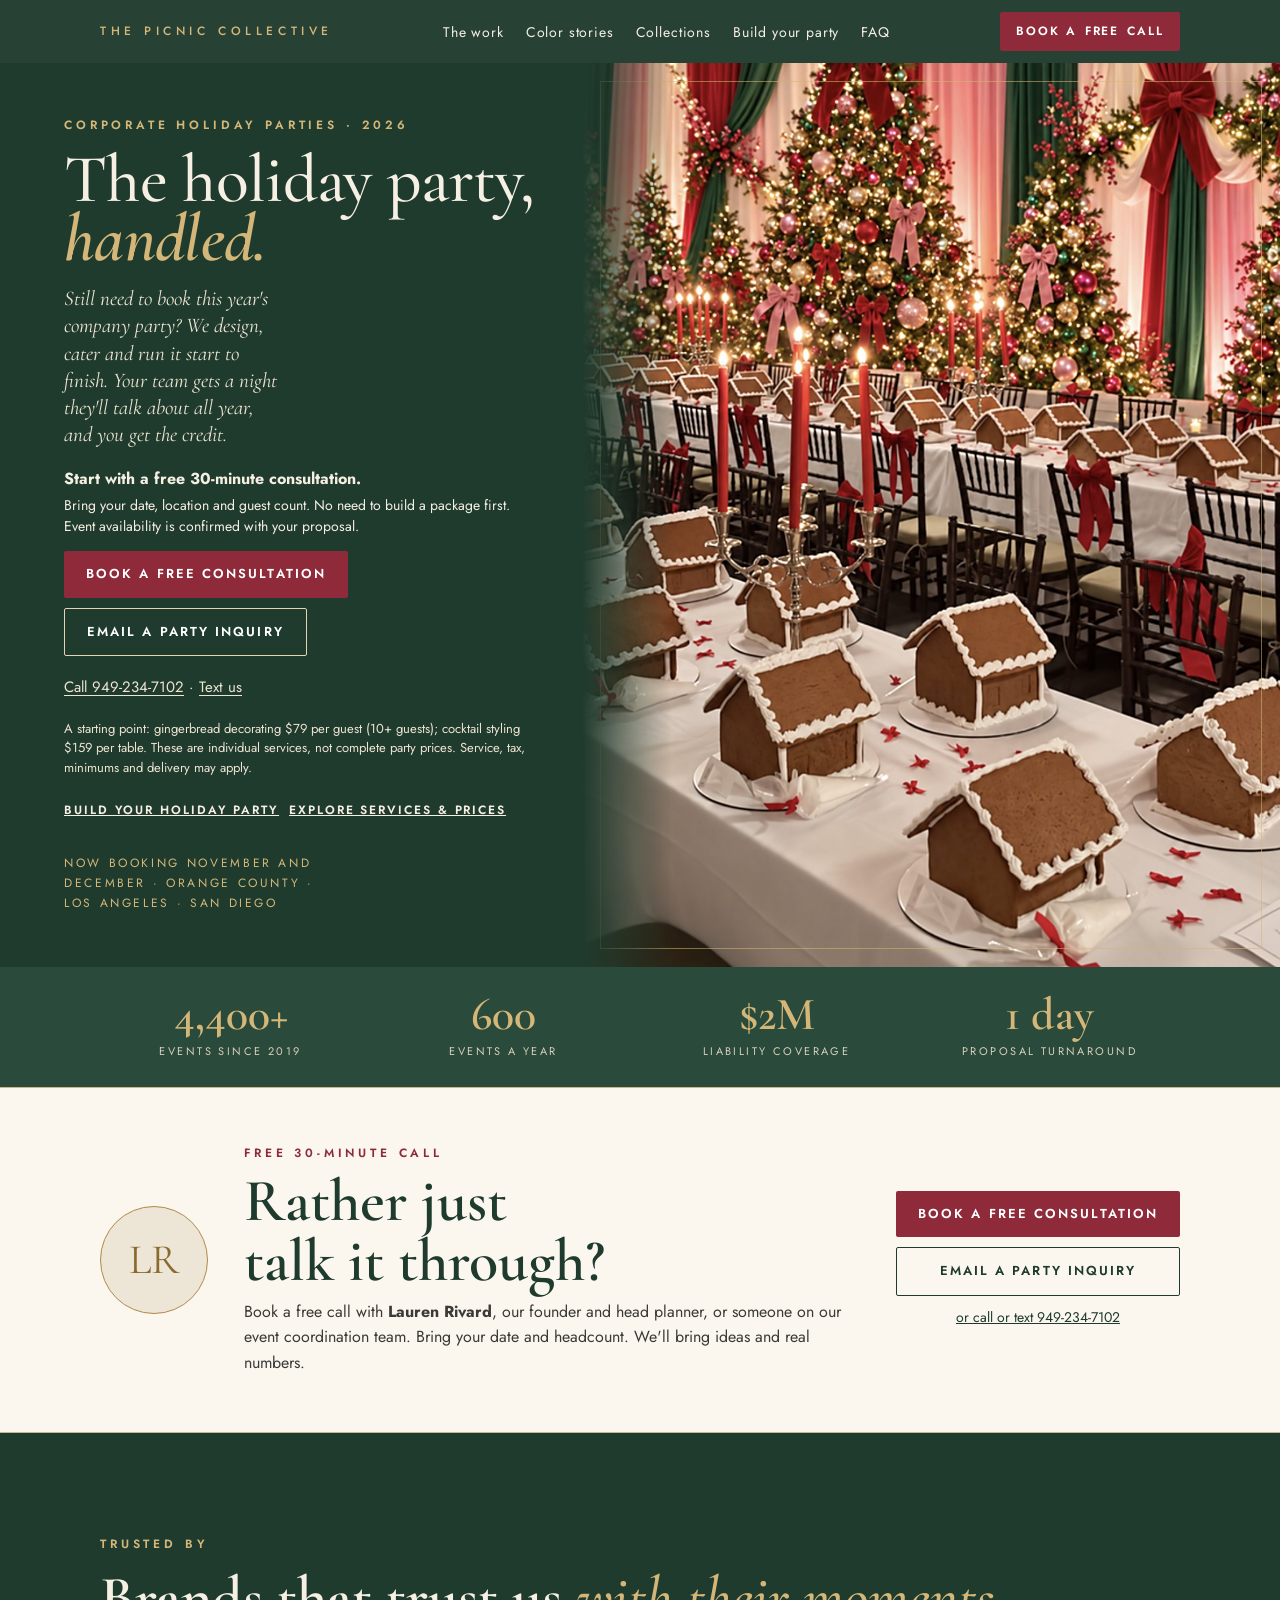
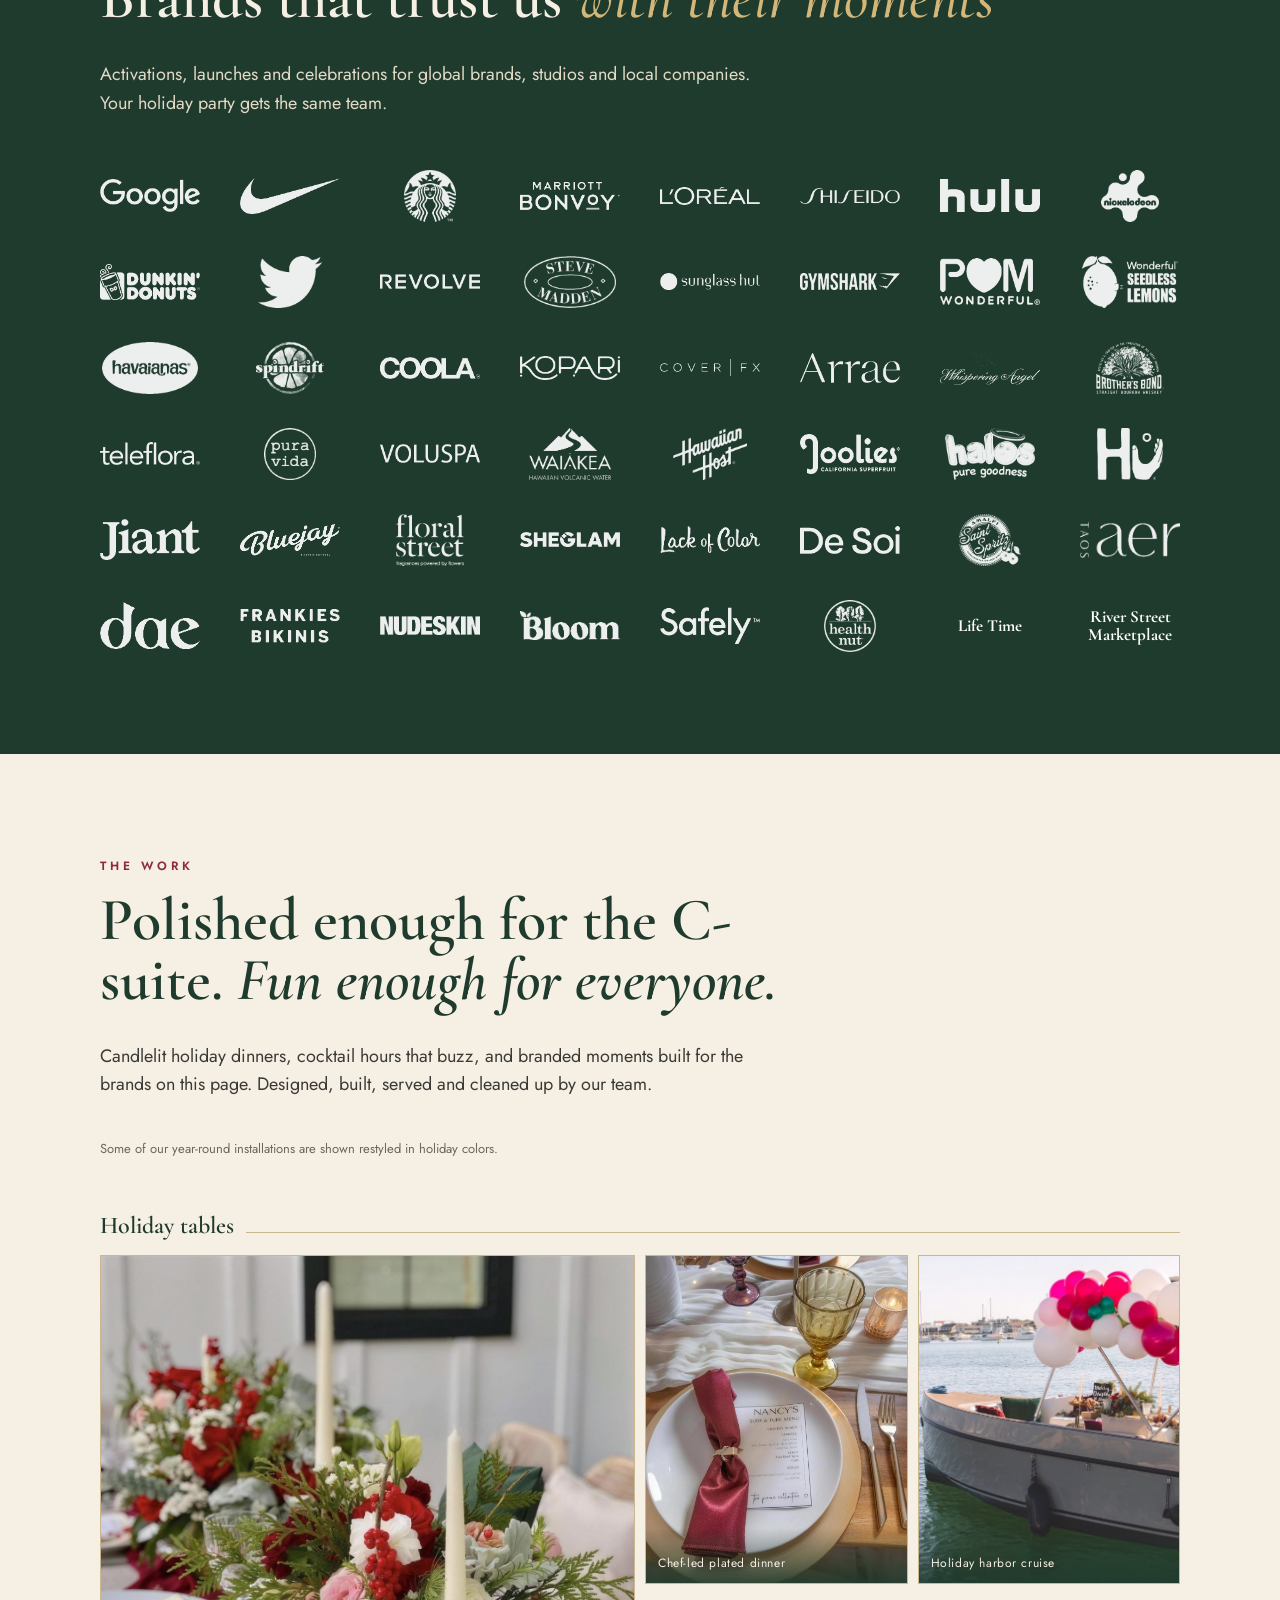
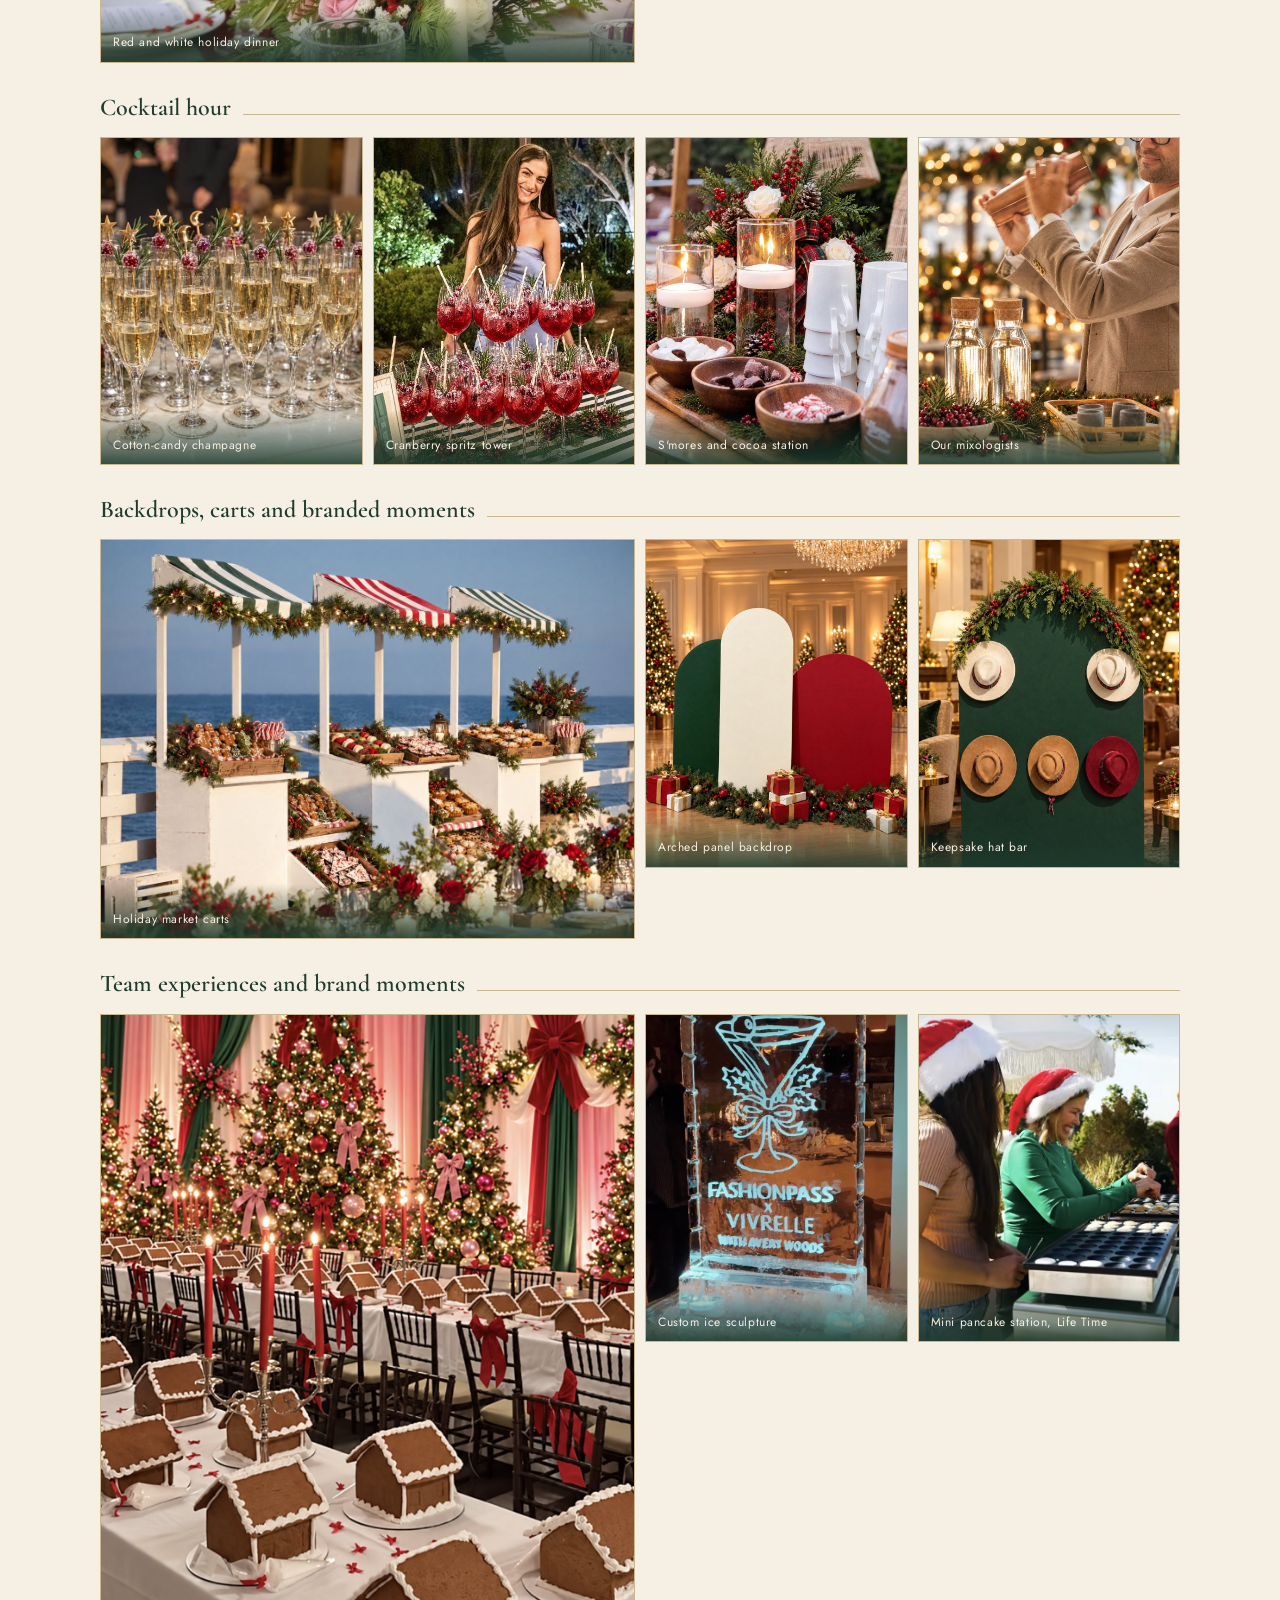
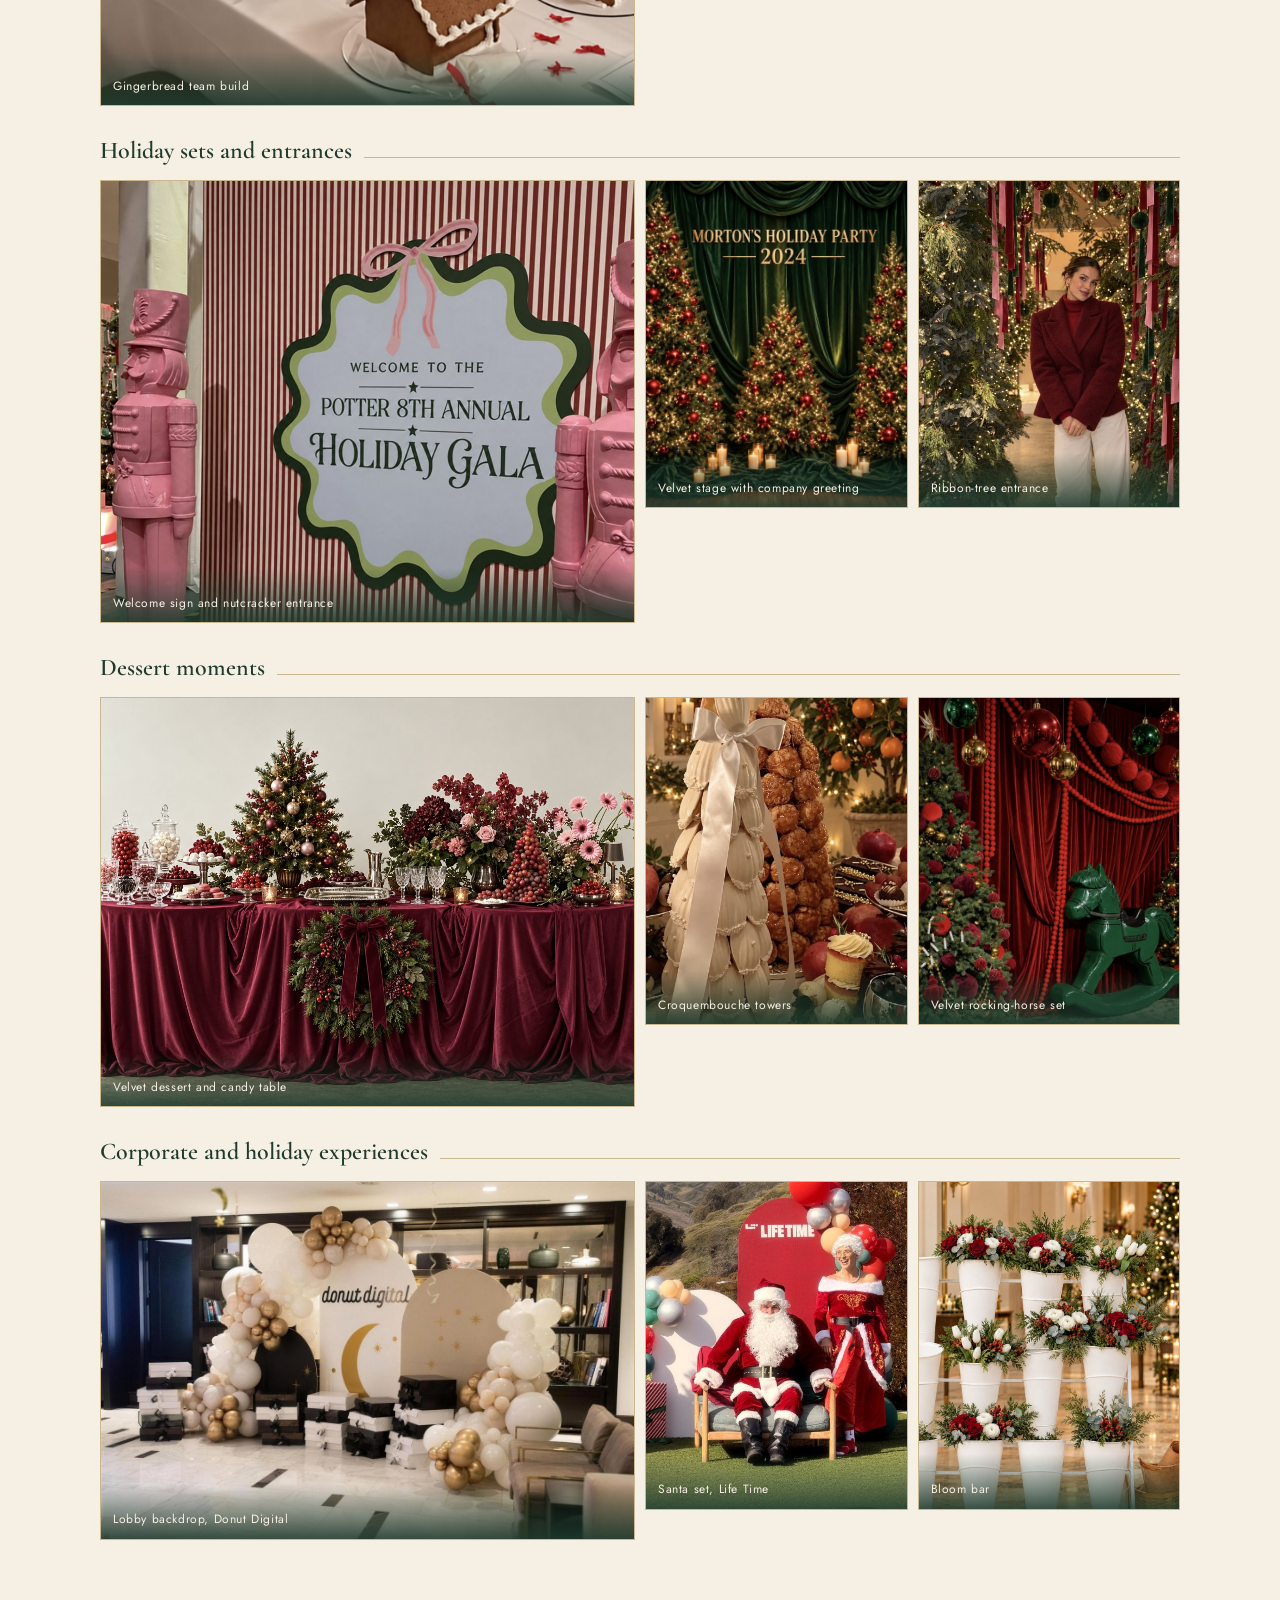
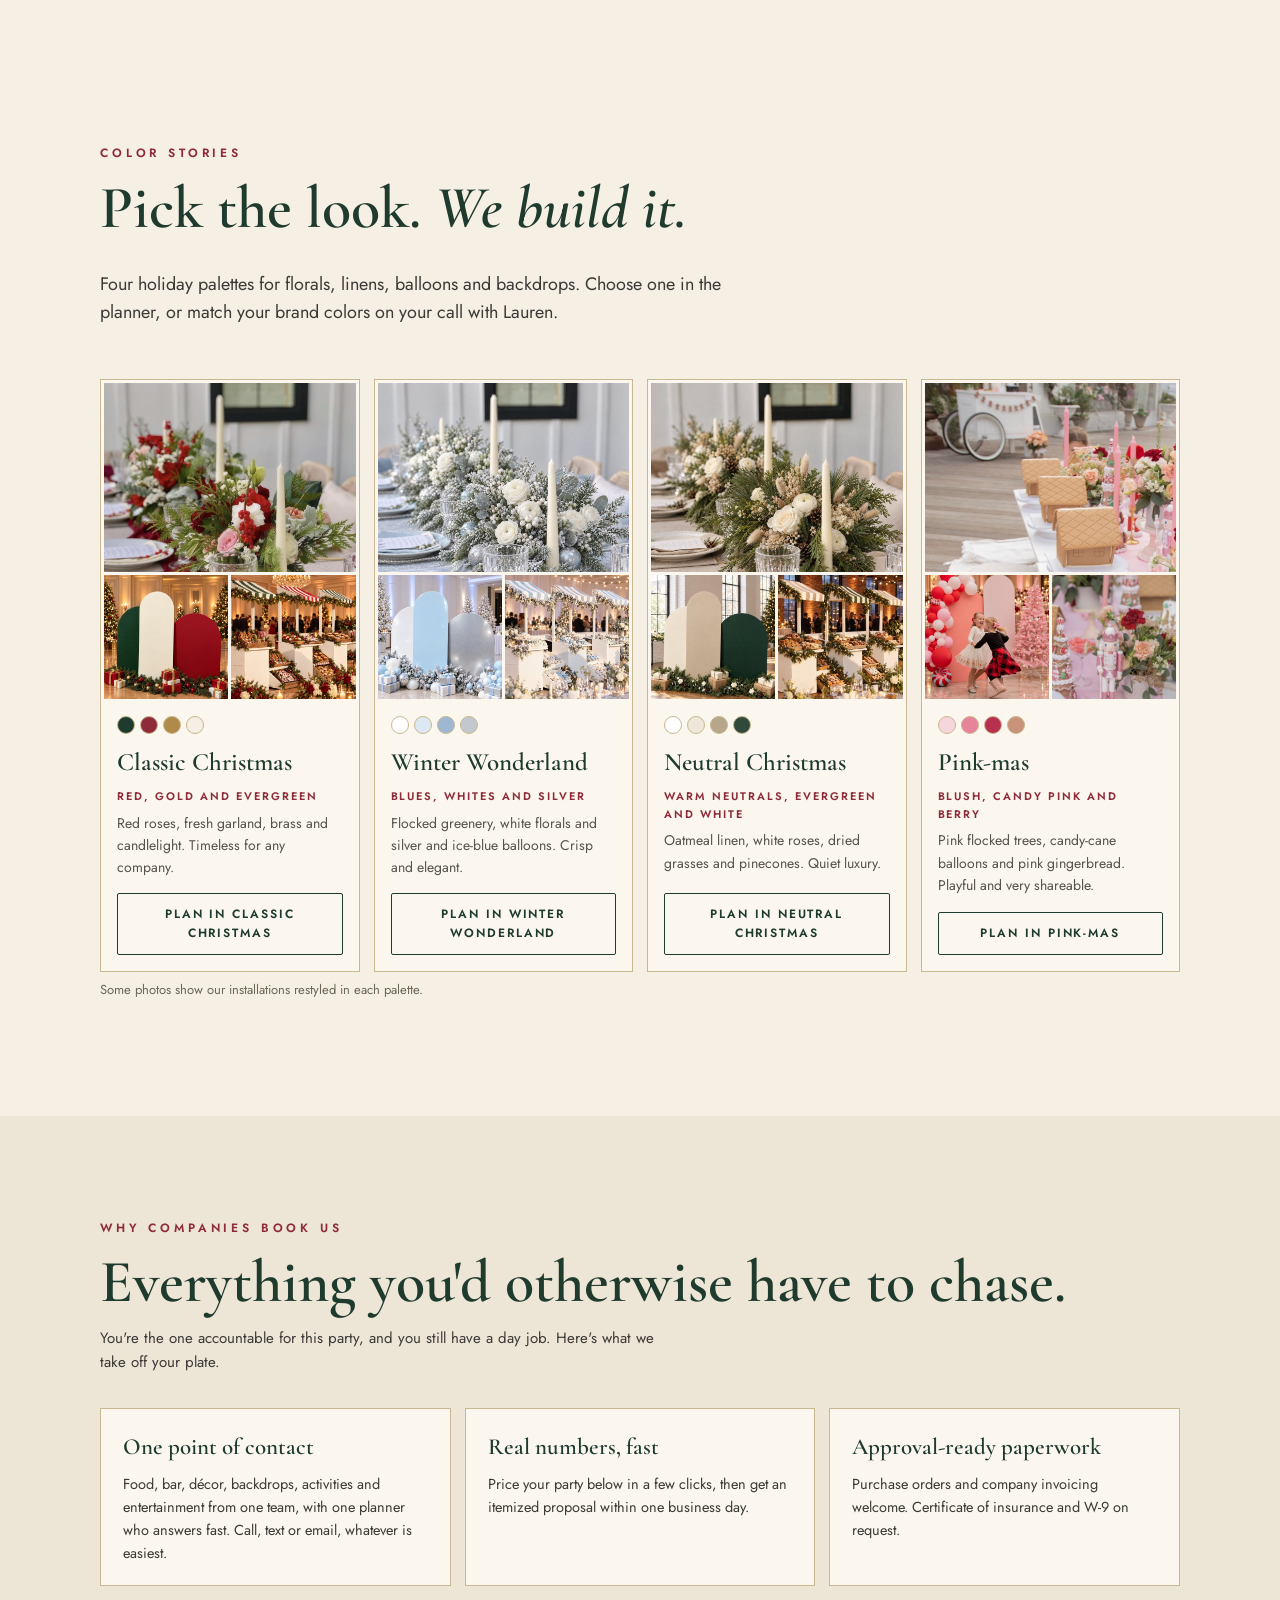
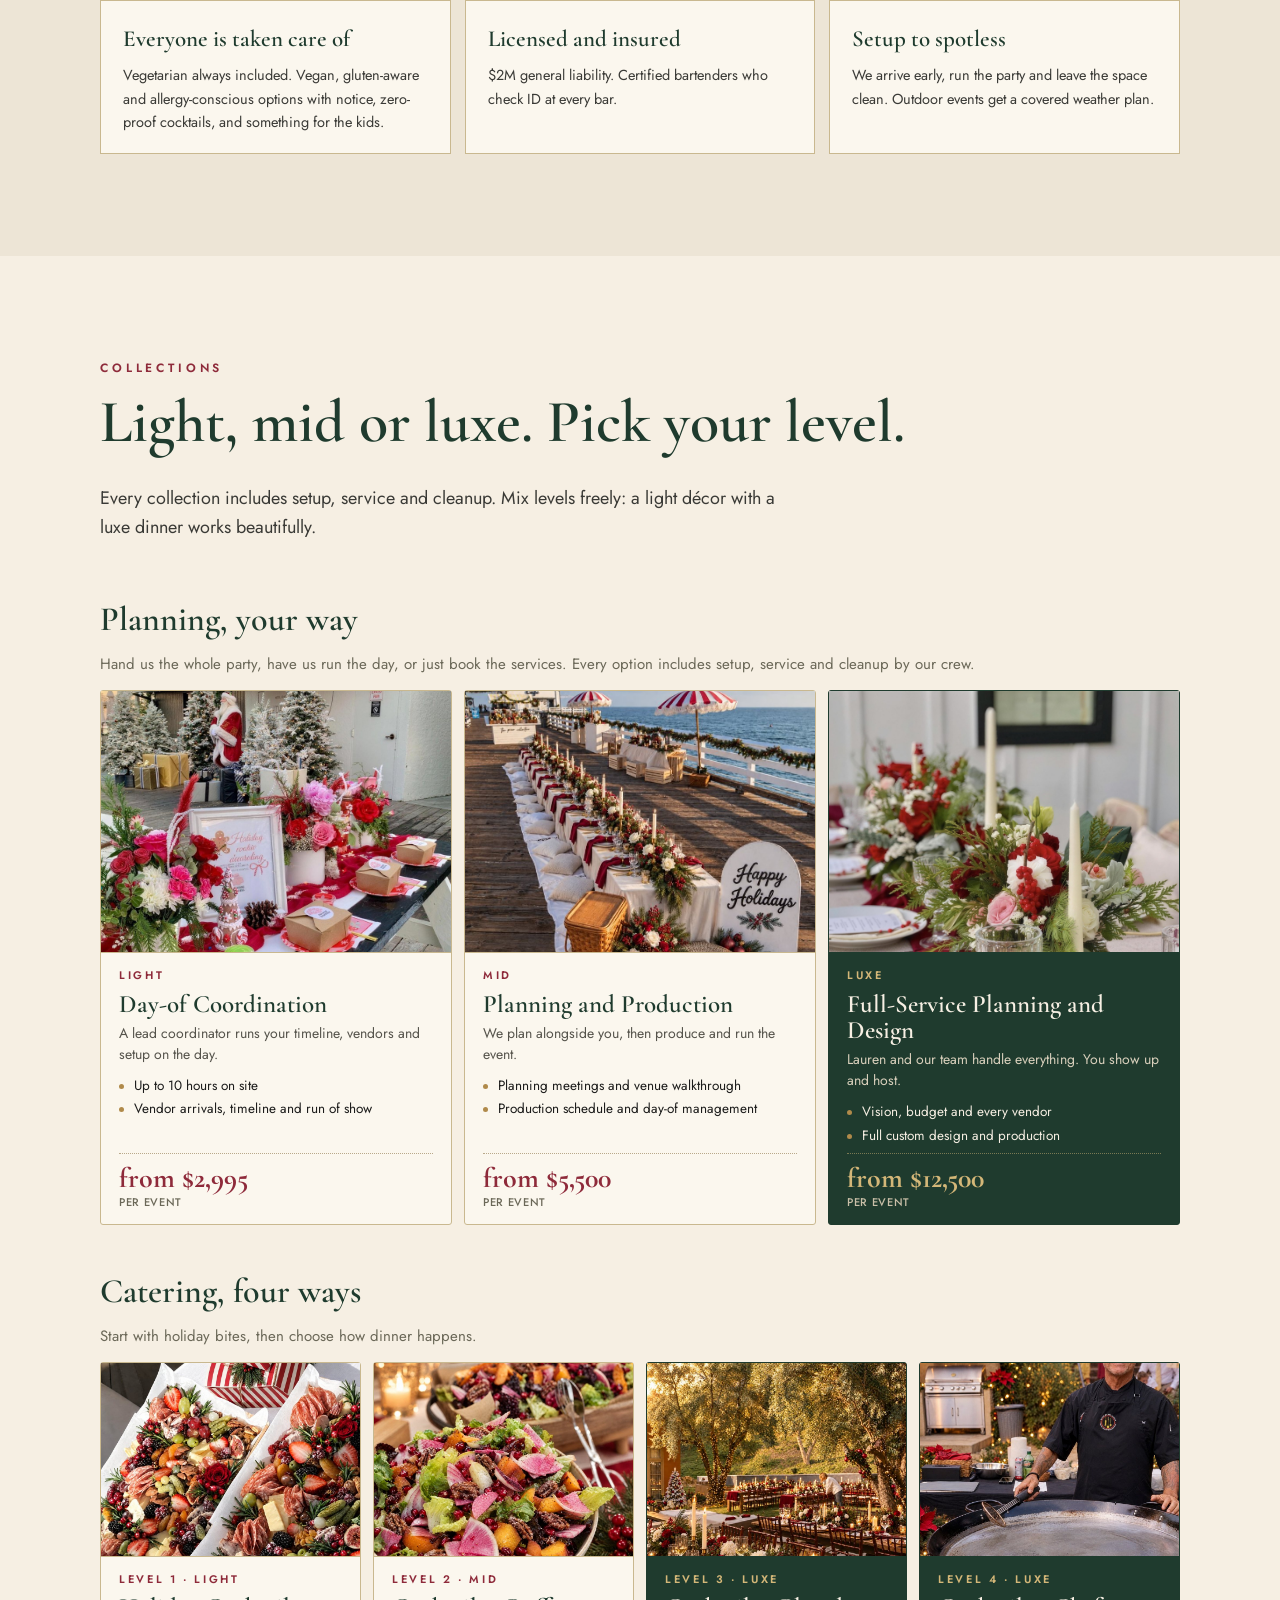
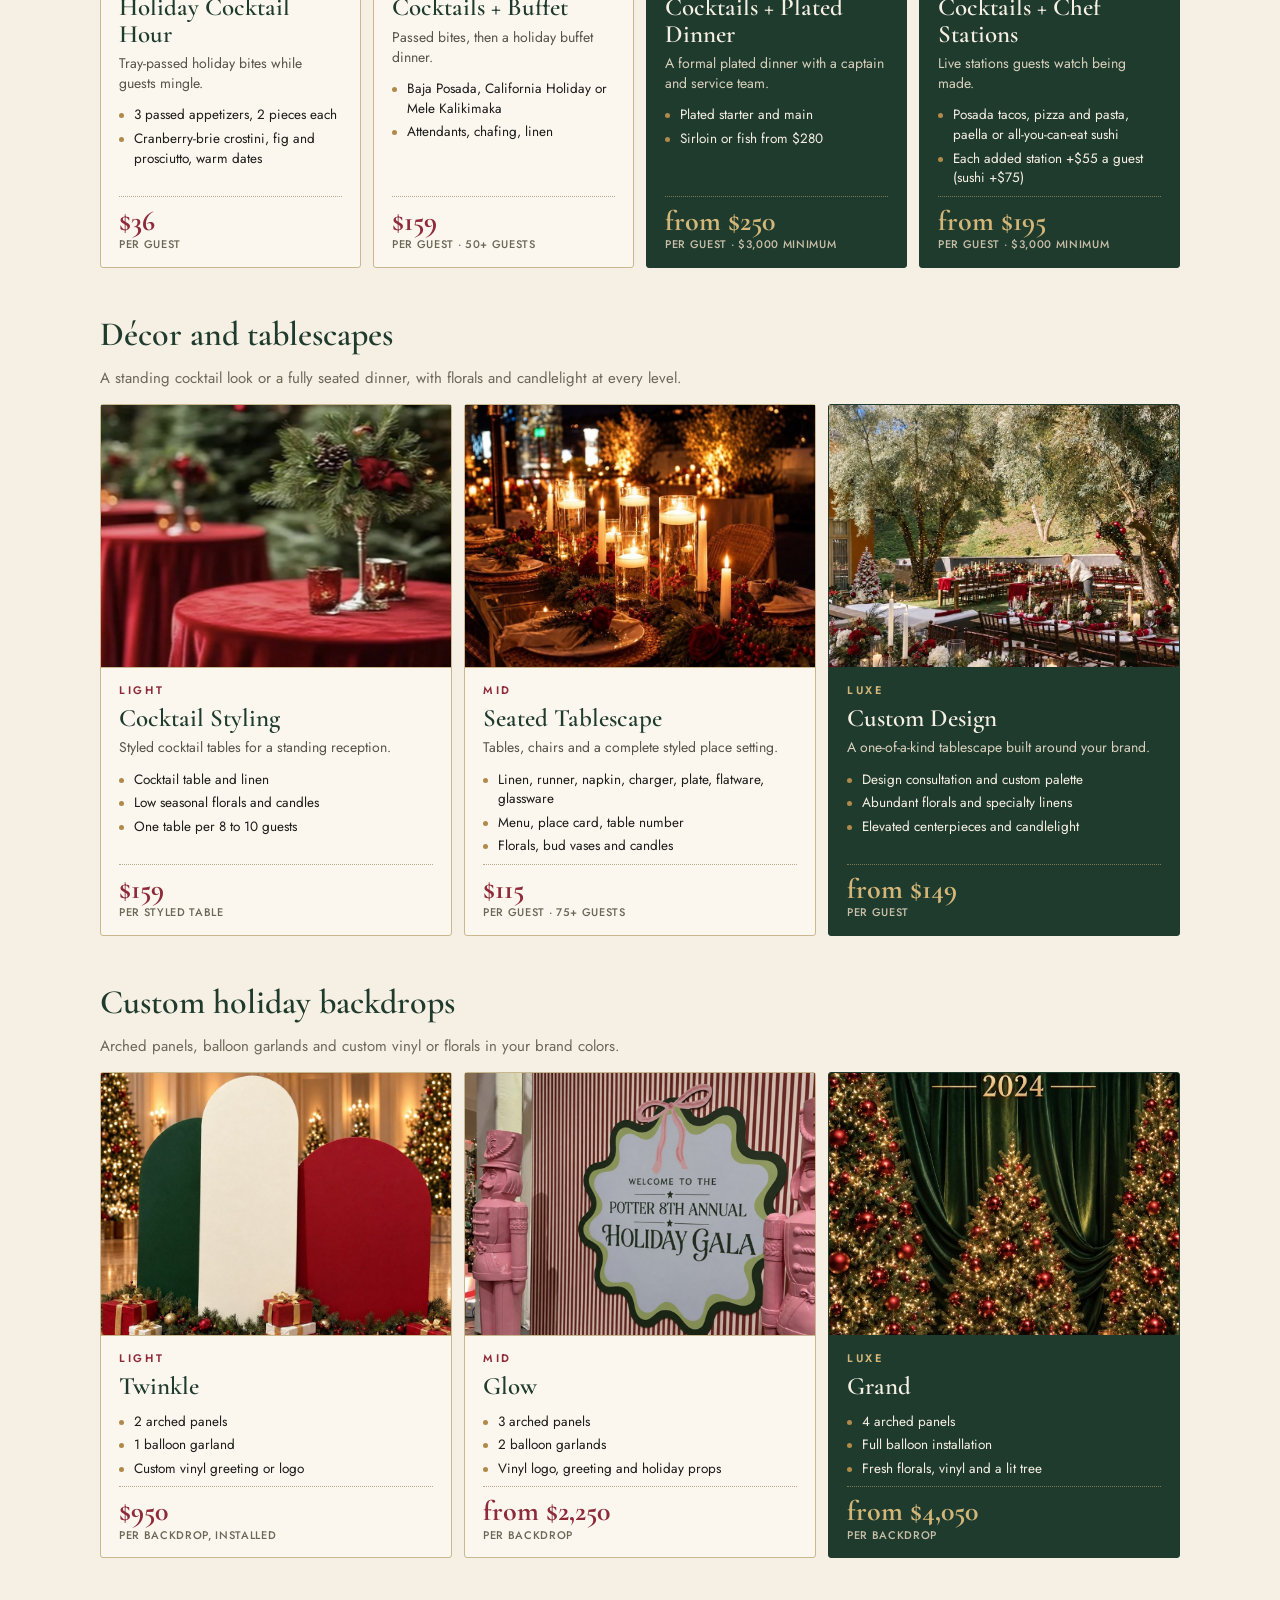
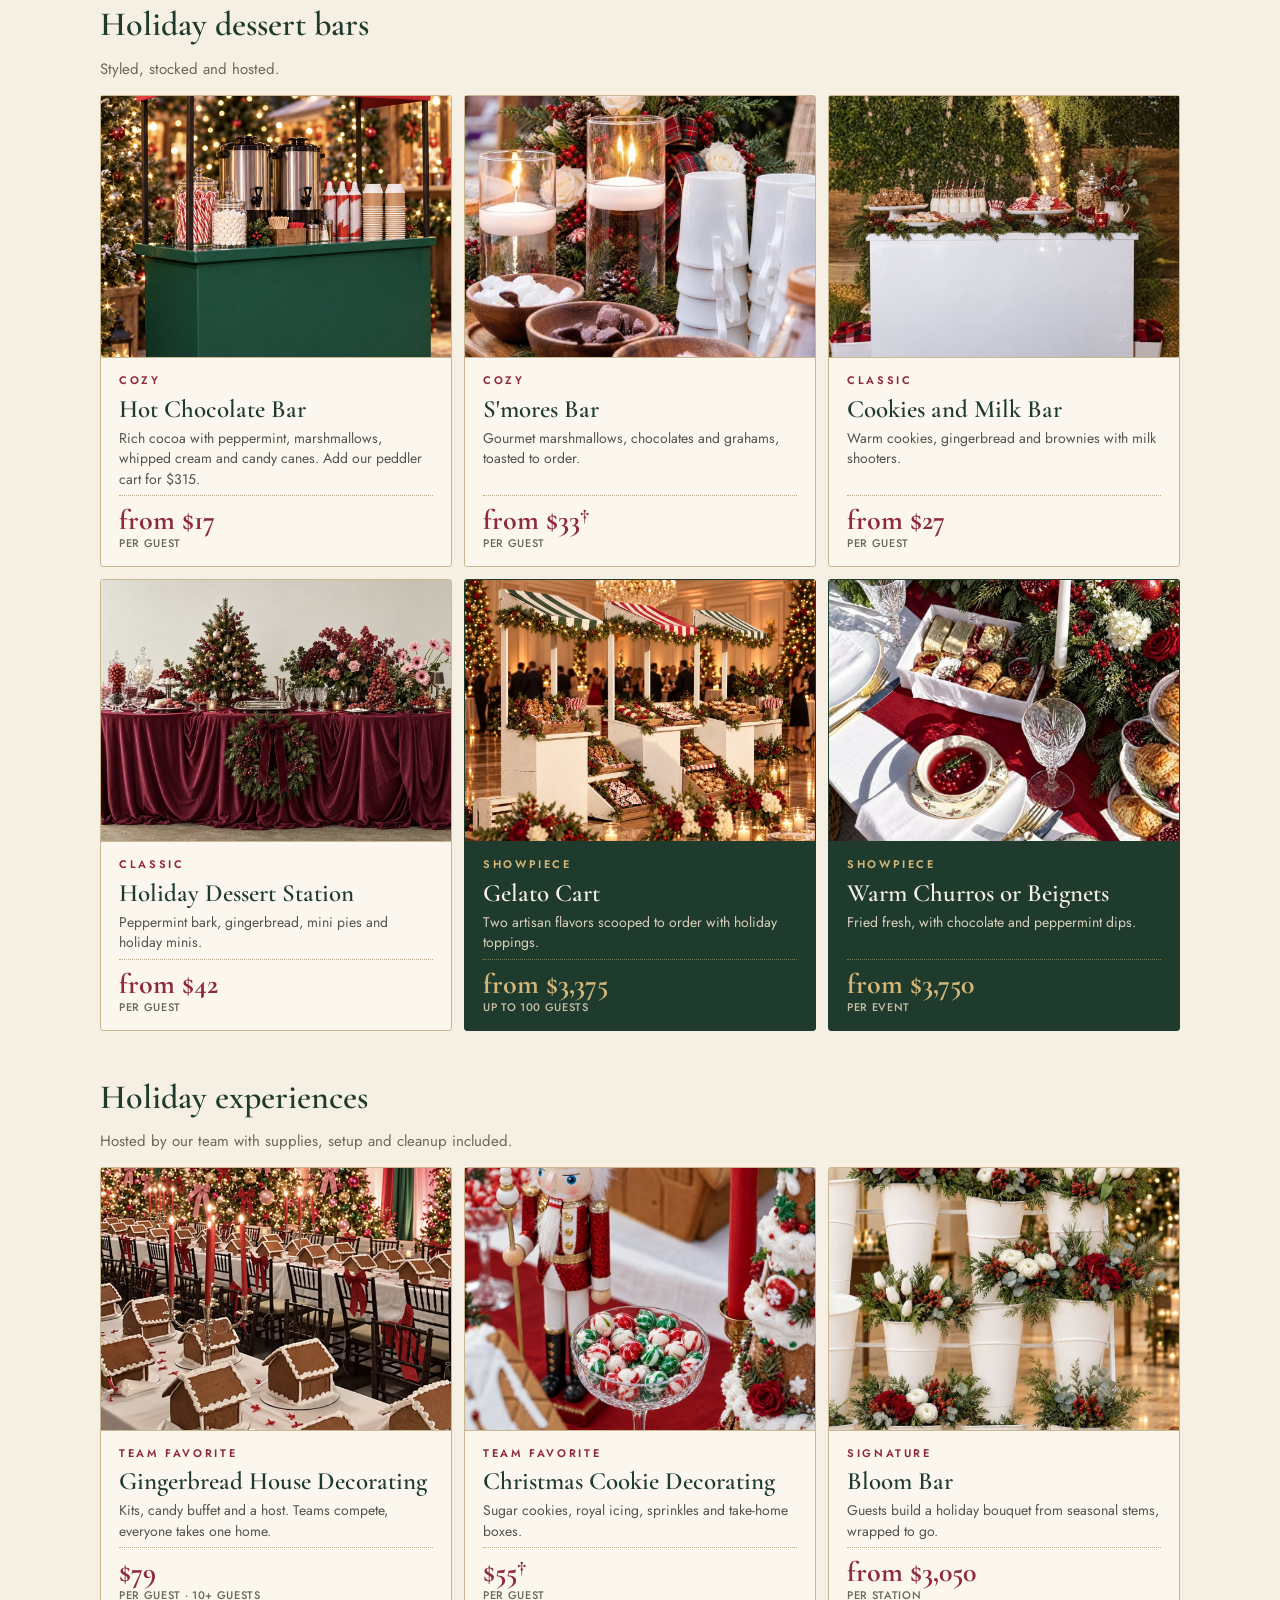
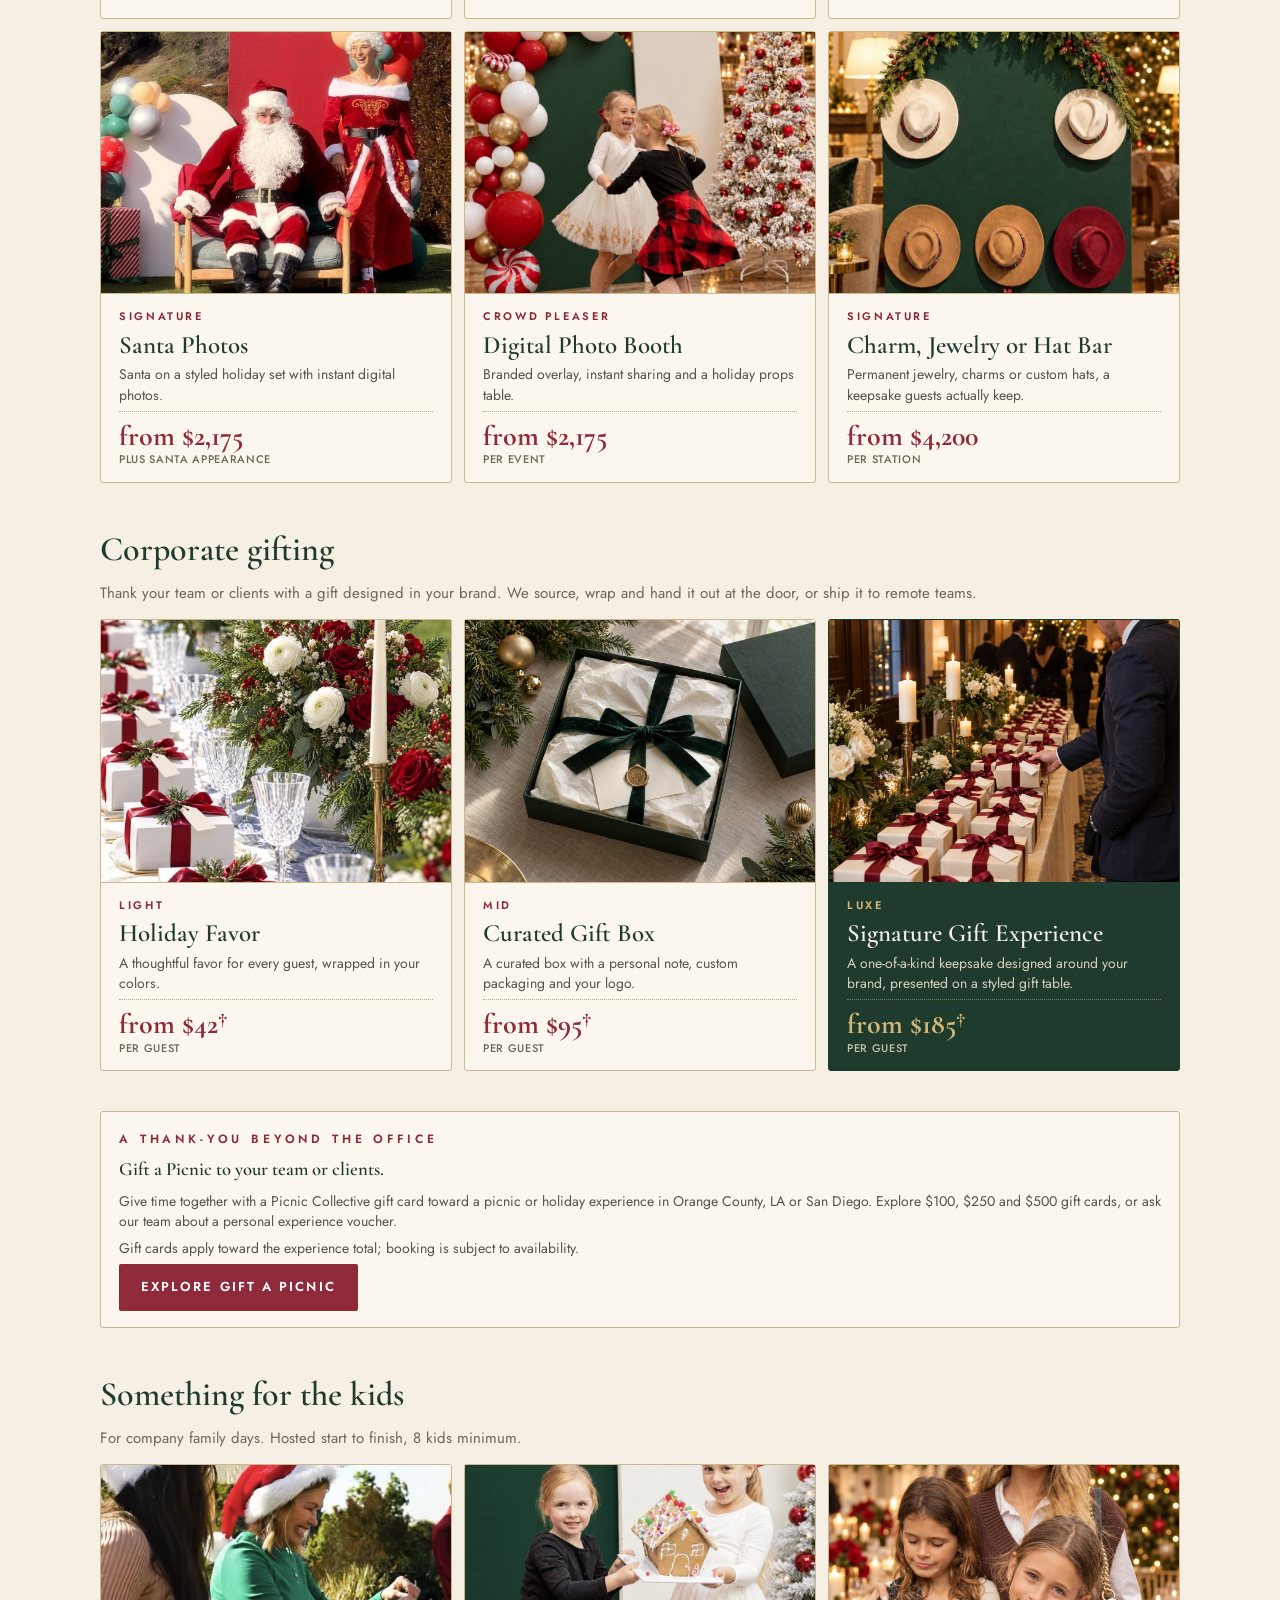
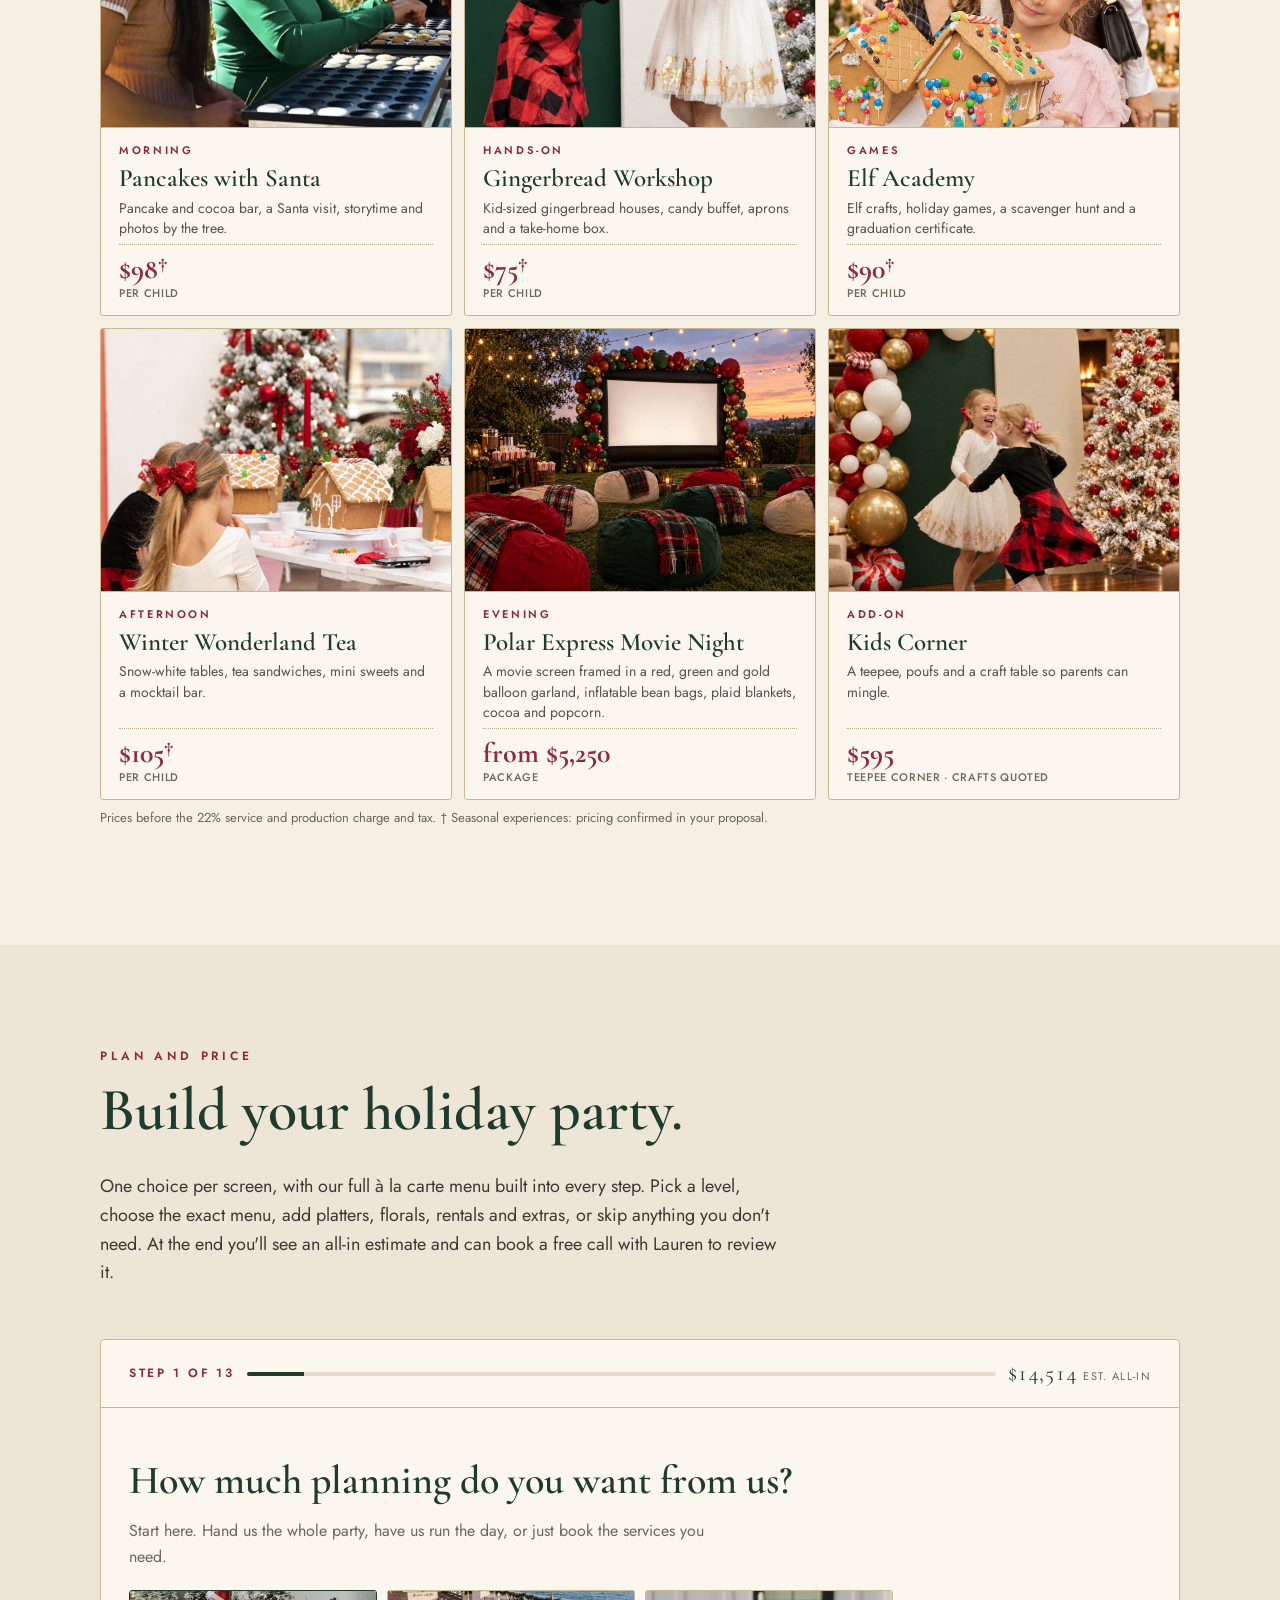
<file: holiday-parties/index.html>
<!doctype html><html><head>
<!-- Google Ads: consult-click measurement; no enhanced conversions. -->
<script async src="https://www.googletagmanager.com/gtag/js?id=AW-10933789586"></script>
<script>
  window.dataLayer = window.dataLayer || [];
  function gtag(){dataLayer.push(arguments);}
  gtag('js', new Date());
  gtag('config', 'AW-10933789586', {allow_enhanced_conversions: false});
</script>
<meta charset=utf8><meta name=viewport content="width=device-width,initial-scale=1"><style>:root{color-scheme:light}body{margin:0;padding:0;font:14px -apple-system,BlinkMacSystemFont,sans-serif;background:#fff;color:#000}img{max-width:100%}[hidden]:not([hidden=until-found i]){display:none!important}</style><script src="../meta-pixel.js?v=meta-live-1" data-pixel-id="547128289323855" defer></script>
</head><body>
<meta charset="utf-8">
<meta name="viewport" content="width=device-width,initial-scale=1">
<title>Company Holiday Parties and Catering in SoCal | The Picnic Collective</title>
<meta name="description" content="Company holiday parties, catering, mixologist bars, décor, Santa experiences and brand activations in Orange County, LA and San Diego. See prices and plan yours.">
<meta name="keywords" content="corporate holiday party, company holiday party Orange County, company Christmas party Los Angeles, holiday party catering San Diego, holiday party planner SoCal, holiday brand activation, large-scale event production, s&#x27;mores cart, Santa experience, office holiday party ideas">
<meta name="robots" content="index, follow, max-image-preview:large, max-snippet:-1">
<link rel="canonical" href="https://holiday.thepicniccollective.com/holiday-parties/">
<meta name="geo.region" content="US-CA">
<meta name="geo.placename" content="San Clemente, Orange County">
<meta property="og:type" content="website">
<meta property="og:site_name" content="The Picnic Collective">
<meta property="og:title" content="Company Holiday Parties and Catering in SoCal | The Picnic Collective">
<meta property="og:description" content="Company holiday parties, catering, mixologist bars, décor, Santa experiences and brand activations in Orange County, LA and San Diego. See prices and plan yours.">
<meta property="og:url" content="https://holiday.thepicniccollective.com/holiday-parties/">
<meta property="og:image" content="https://holiday.thepicniccollective.com/holiday-parties/img/gingerbread_banquet.jpg">
<meta property="og:image:alt" content="Banquet tables set with a gingerbread house at every seat, red taper candles and lit Christmas trees">
<meta property="og:locale" content="en_US">
<meta name="twitter:card" content="summary_large_image">
<meta name="twitter:title" content="Company Holiday Parties and Catering in SoCal | The Picnic Collective">
<meta name="twitter:description" content="Company holiday parties, catering, mixologist bars, décor, Santa experiences and brand activations in Orange County, LA and San Diego. See prices and plan yours.">
<meta name="twitter:image" content="https://holiday.thepicniccollective.com/holiday-parties/img/gingerbread_banquet.jpg">
<script type="application/ld+json">{"@context":"https://schema.org","@graph":[{"@type":"LocalBusiness","@id":"https://thepicniccollective.com/#business","name":"The Picnic Collective","alternateName":"TPC","description":"Holiday party planning, catering, bar service, décor, carts and experiences for companies and families across Orange County, Los Angeles and San Diego.","url":"https://thepicniccollective.com","telephone":"+1-949-234-7102","email":"events@thepicniccollective.com","priceRange":"$$$","foundingDate":"2019","image":"https://holiday.thepicniccollective.com/holiday-parties/img/gingerbread_banquet.jpg","sameAs":["https://www.instagram.com/thepicnic.collective/"],"founder":{"@type":"Person","name":"Lauren Rivard","jobTitle":"Founder and head planner"},"address":{"@type":"PostalAddress","streetAddress":"927 Calle Negocio, Ste E","addressLocality":"San Clemente","addressRegion":"CA","postalCode":"92673","addressCountry":"US"},"areaServed":[{"@type":"AdministrativeArea","@id":"https://thepicniccollective.com/#socal","name":"Southern California"},{"@type":"AdministrativeArea","name":"Orange County","containsPlace":[{"@type":"City","name":"San Clemente"},{"@type":"City","name":"Dana Point"},{"@type":"City","name":"San Juan Capistrano"},{"@type":"City","name":"Laguna Beach"},{"@type":"City","name":"Laguna Niguel"},{"@type":"City","name":"Mission Viejo"},{"@type":"City","name":"Irvine"},{"@type":"City","name":"Newport Beach"},{"@type":"City","name":"Costa Mesa"},{"@type":"City","name":"Huntington Beach"},{"@type":"City","name":"Tustin"},{"@type":"City","name":"Anaheim"},{"@type":"City","name":"Orange"},{"@type":"City","name":"Fullerton"}]},{"@type":"AdministrativeArea","name":"Los Angeles County","containsPlace":[{"@type":"City","name":"Santa Monica"},{"@type":"City","name":"Beverly Hills"},{"@type":"City","name":"West Hollywood"},{"@type":"City","name":"Culver City"},{"@type":"City","name":"Downtown Los Angeles"},{"@type":"City","name":"Pasadena"},{"@type":"City","name":"Malibu"},{"@type":"City","name":"Manhattan Beach"},{"@type":"City","name":"El Segundo"},{"@type":"City","name":"Long Beach"},{"@type":"City","name":"Burbank"}]},{"@type":"AdministrativeArea","name":"San Diego County","containsPlace":[{"@type":"City","name":"La Jolla"},{"@type":"City","name":"Del Mar"},{"@type":"City","name":"Carlsbad"},{"@type":"City","name":"Encinitas"},{"@type":"City","name":"Oceanside"},{"@type":"City","name":"Rancho Santa Fe"},{"@type":"City","name":"Downtown San Diego"}]}],"openingHoursSpecification":[{"@type":"OpeningHoursSpecification","dayOfWeek":["Monday","Tuesday","Wednesday","Thursday","Friday"],"opens":"10:00","closes":"18:00"}],"knowsAbout":["corporate holiday parties","company Christmas parties","holiday party catering","event planning","holiday brand activations","large-scale event production","kids holiday parties","s'mores carts","hot cocoa carts","Santa experiences","mixologist bar service","holiday tablescapes","holiday photo backdrops","Friendsmas dinners"],"hasOfferCatalog":{"@type":"OfferCatalog","name":"Company holiday party services","itemListElement":[{"@type":"OfferCatalog","name":"Event planning and production","itemListElement":[{"@type":"Offer","itemOffered":{"@type":"Service","name":"Day-of coordination","description":"A lead coordinator runs your timeline, vendors and setup on the day, up to 10 hours.","serviceType":"Event planning and production","provider":{"@id":"https://thepicniccollective.com/#business"}},"areaServed":{"@id":"https://thepicniccollective.com/#socal"},"priceSpecification":{"@type":"UnitPriceSpecification","price":2995,"priceCurrency":"USD","unitText":"starting per event"}},{"@type":"Offer","itemOffered":{"@type":"Service","name":"Planning and production","description":"Planning meetings, a venue walkthrough, a production schedule and day-of management.","serviceType":"Event planning and production","provider":{"@id":"https://thepicniccollective.com/#business"}},"areaServed":{"@id":"https://thepicniccollective.com/#socal"},"priceSpecification":{"@type":"UnitPriceSpecification","price":5500,"priceCurrency":"USD","unitText":"starting per event"}},{"@type":"Offer","itemOffered":{"@type":"Service","name":"Full-service planning and design","description":"Lauren and our team handle vision, budget, every vendor and the full design. You just show up.","serviceType":"Event planning and production","provider":{"@id":"https://thepicniccollective.com/#business"}},"areaServed":{"@id":"https://thepicniccollective.com/#socal"},"priceSpecification":{"@type":"UnitPriceSpecification","price":12500,"priceCurrency":"USD","unitText":"starting per event"}},{"@type":"Offer","itemOffered":{"@type":"Service","name":"Large-scale event production","description":"Full venue builds, staging, lighting and décor for galas and 500+ guests.","serviceType":"Event planning and production","provider":{"@id":"https://thepicniccollective.com/#business"}},"areaServed":{"@id":"https://thepicniccollective.com/#socal"}}]},{"@type":"OfferCatalog","name":"Holiday catering","itemListElement":[{"@type":"Offer","itemOffered":{"@type":"Service","name":"Holiday Cocktail Hour","description":"Three tray-passed holiday bites, two pieces each.","serviceType":"Holiday catering","provider":{"@id":"https://thepicniccollective.com/#business"}},"areaServed":{"@id":"https://thepicniccollective.com/#socal"},"priceSpecification":{"@type":"UnitPriceSpecification","price":36,"priceCurrency":"USD","unitText":"per guest"}},{"@type":"Offer","itemOffered":{"@type":"Service","name":"Cocktails + Buffet","description":"Passed bites, then a holiday buffet with attendants.","serviceType":"Holiday catering","provider":{"@id":"https://thepicniccollective.com/#business"}},"areaServed":{"@id":"https://thepicniccollective.com/#socal"},"priceSpecification":{"@type":"UnitPriceSpecification","price":159,"priceCurrency":"USD","unitText":"per guest"}},{"@type":"Offer","itemOffered":{"@type":"Service","name":"Cocktails + Plated Dinner","description":"Passed bites, then a formal plated starter and main.","serviceType":"Holiday catering","provider":{"@id":"https://thepicniccollective.com/#business"}},"areaServed":{"@id":"https://thepicniccollective.com/#socal"},"priceSpecification":{"@type":"UnitPriceSpecification","price":250,"priceCurrency":"USD","unitText":"starting per guest"}},{"@type":"Offer","itemOffered":{"@type":"Service","name":"Amalfi Christmas Eve, upgraded","description":"Burrata or Caesar, then sirloin or Mediterranean fish.","serviceType":"Holiday catering","provider":{"@id":"https://thepicniccollective.com/#business"}},"areaServed":{"@id":"https://thepicniccollective.com/#socal"},"priceSpecification":{"@type":"UnitPriceSpecification","price":280,"priceCurrency":"USD","unitText":"per event"}},{"@type":"Offer","itemOffered":{"@type":"Service","name":"Baja Navidad","description":"Citrus greens or Caesar, then Baja chicken or vegetable tacos.","serviceType":"Holiday catering","provider":{"@id":"https://thepicniccollective.com/#business"}},"areaServed":{"@id":"https://thepicniccollective.com/#socal"},"priceSpecification":{"@type":"UnitPriceSpecification","price":250,"priceCurrency":"USD","unitText":"per event"}},{"@type":"Offer","itemOffered":{"@type":"Service","name":"Baja Navidad, upgraded","description":"Citrus greens or Caesar, then citrus fish or shrimp.","serviceType":"Holiday catering","provider":{"@id":"https://thepicniccollective.com/#business"}},"areaServed":{"@id":"https://thepicniccollective.com/#socal"},"priceSpecification":{"@type":"UnitPriceSpecification","price":280,"priceCurrency":"USD","unitText":"per event"}},{"@type":"Offer","itemOffered":{"@type":"Service","name":"Holiday Surf and Turf","description":"Cod and sirloin, truffle potatoes, holiday dessert.","serviceType":"Holiday catering","provider":{"@id":"https://thepicniccollective.com/#business"}},"areaServed":{"@id":"https://thepicniccollective.com/#socal"},"priceSpecification":{"@type":"UnitPriceSpecification","price":325,"priceCurrency":"USD","unitText":"per event"}},{"@type":"Offer","itemOffered":{"@type":"Service","name":"Holiday Surf and Turf, Wagyu","description":"Shrimp and Wagyu, truffle potatoes, holiday dessert.","serviceType":"Holiday catering","provider":{"@id":"https://thepicniccollective.com/#business"}},"areaServed":{"@id":"https://thepicniccollective.com/#socal"},"priceSpecification":{"@type":"UnitPriceSpecification","price":355,"priceCurrency":"USD","unitText":"per event"}},{"@type":"Offer","itemOffered":{"@type":"Service","name":"Cocktails + Chef Stations","description":"Passed bites plus your first live station. Each added station is +$55 a guest (sushi +$75).","serviceType":"Holiday catering","provider":{"@id":"https://thepicniccollective.com/#business"}},"areaServed":{"@id":"https://thepicniccollective.com/#socal"},"priceSpecification":{"@type":"UnitPriceSpecification","price":195,"priceCurrency":"USD","unitText":"starting per guest"}},{"@type":"Offer","itemOffered":{"@type":"Service","name":"Christmas in Amalfi pizza and pasta","description":"Two pizzas and two pastas made to order, salads and focaccia.","serviceType":"Holiday catering","provider":{"@id":"https://thepicniccollective.com/#business"}},"areaServed":{"@id":"https://thepicniccollective.com/#socal"}},{"@type":"Offer","itemOffered":{"@type":"Service","name":"Posada taco station","description":"Fish, shrimp, chicken or vegetables, guacamole, queso, churro bar.","serviceType":"Holiday catering","provider":{"@id":"https://thepicniccollective.com/#business"}},"areaServed":{"@id":"https://thepicniccollective.com/#socal"}},{"@type":"Offer","itemOffered":{"@type":"Service","name":"Spanish holiday paella","description":"Seafood, chicken and chorizo, or garden paella in traditional pans.","serviceType":"Holiday catering","provider":{"@id":"https://thepicniccollective.com/#business"}},"areaServed":{"@id":"https://thepicniccollective.com/#socal"}},{"@type":"Offer","itemOffered":{"@type":"Service","name":"Drop-off picnic boxes","description":"Individually boxed meals, no staff needed. 24-hour order.","serviceType":"Holiday catering","provider":{"@id":"https://thepicniccollective.com/#business"}},"areaServed":{"@id":"https://thepicniccollective.com/#socal"},"priceSpecification":{"@type":"UnitPriceSpecification","price":32,"priceCurrency":"USD","unitText":"starting per guest"}}]},{"@type":"OfferCatalog","name":"Mixologist bar service","itemListElement":[{"@type":"Offer","itemOffered":{"@type":"Service","name":"Classic mixologist bar","description":"Two bartenders, one signature cocktail, mixers, garnish, ice and your shopping list.","serviceType":"Mixologist bar service","provider":{"@id":"https://thepicniccollective.com/#business"}},"areaServed":{"@id":"https://thepicniccollective.com/#socal"},"priceSpecification":{"@type":"UnitPriceSpecification","price":2925,"priceCurrency":"USD","unitText":"per event"}},{"@type":"Offer","itemOffered":{"@type":"Service","name":"Signature cocktail bar","description":"Two bartenders, two signature cocktails, enhanced garnish and styling.","serviceType":"Mixologist bar service","provider":{"@id":"https://thepicniccollective.com/#business"}},"areaServed":{"@id":"https://thepicniccollective.com/#socal"},"priceSpecification":{"@type":"UnitPriceSpecification","price":3375,"priceCurrency":"USD","unitText":"per event"}},{"@type":"Offer","itemOffered":{"@type":"Service","name":"Elevated bar experience","description":"Three bartenders, three signature cocktails, premium garnish and a styled bar.","serviceType":"Mixologist bar service","provider":{"@id":"https://thepicniccollective.com/#business"}},"areaServed":{"@id":"https://thepicniccollective.com/#socal"},"priceSpecification":{"@type":"UnitPriceSpecification","price":4050,"priceCurrency":"USD","unitText":"per event"}}]},{"@type":"OfferCatalog","name":"Holiday décor and tablescapes","itemListElement":[{"@type":"Offer","itemOffered":{"@type":"Service","name":"cocktail styling","description":"Styled cocktail rounds with linens, florals and candles. Tell us how many you need.","serviceType":"Holiday décor and tablescapes","provider":{"@id":"https://thepicniccollective.com/#business"}},"areaServed":{"@id":"https://thepicniccollective.com/#socal"},"priceSpecification":{"@type":"UnitPriceSpecification","price":159,"priceCurrency":"USD","unitText":"per cocktail table"}},{"@type":"Offer","itemOffered":{"@type":"Service","name":"seated tablescape","description":"Tables, chairs, full place settings, florals and candles.","serviceType":"Holiday décor and tablescapes","provider":{"@id":"https://thepicniccollective.com/#business"}},"areaServed":{"@id":"https://thepicniccollective.com/#socal"},"priceSpecification":{"@type":"UnitPriceSpecification","price":115,"priceCurrency":"USD","unitText":"per guest"}},{"@type":"Offer","itemOffered":{"@type":"Service","name":"custom design","description":"A one-of-a-kind tablescape around your brand.","serviceType":"Holiday décor and tablescapes","provider":{"@id":"https://thepicniccollective.com/#business"}},"areaServed":{"@id":"https://thepicniccollective.com/#socal"},"priceSpecification":{"@type":"UnitPriceSpecification","price":149,"priceCurrency":"USD","unitText":"starting per guest"}}]},{"@type":"OfferCatalog","name":"Holiday photo backdrops","itemListElement":[{"@type":"Offer","itemOffered":{"@type":"Service","name":"Twinkle","description":"2 arched panels, 1 balloon garland, custom vinyl, delivered and installed.","serviceType":"Holiday photo backdrops","provider":{"@id":"https://thepicniccollective.com/#business"}},"areaServed":{"@id":"https://thepicniccollective.com/#socal"},"priceSpecification":{"@type":"UnitPriceSpecification","price":950,"priceCurrency":"USD","unitText":"per event"}},{"@type":"Offer","itemOffered":{"@type":"Service","name":"Glow","description":"3 panels, 2 garlands, vinyl logo and holiday props.","serviceType":"Holiday photo backdrops","provider":{"@id":"https://thepicniccollective.com/#business"}},"areaServed":{"@id":"https://thepicniccollective.com/#socal"},"priceSpecification":{"@type":"UnitPriceSpecification","price":2250,"priceCurrency":"USD","unitText":"starting per event"}},{"@type":"Offer","itemOffered":{"@type":"Service","name":"Grand","description":"4 panels, full balloon build, fresh florals and a lit tree.","serviceType":"Holiday photo backdrops","provider":{"@id":"https://thepicniccollective.com/#business"}},"areaServed":{"@id":"https://thepicniccollective.com/#socal"},"priceSpecification":{"@type":"UnitPriceSpecification","price":4050,"priceCurrency":"USD","unitText":"starting per event"}}]},{"@type":"OfferCatalog","name":"Dessert stations and carts","itemListElement":[{"@type":"Offer","itemOffered":{"@type":"Service","name":"Hot chocolate bar","description":"Cocoa, peppermint, marshmallows, whipped cream.","serviceType":"Dessert stations and carts","provider":{"@id":"https://thepicniccollective.com/#business"}},"areaServed":{"@id":"https://thepicniccollective.com/#socal"},"priceSpecification":{"@type":"UnitPriceSpecification","price":17,"priceCurrency":"USD","unitText":"starting per guest"}},{"@type":"Offer","itemOffered":{"@type":"Service","name":"S'mores bar","description":"Gourmet marshmallows and chocolates, toasted to order.","serviceType":"Dessert stations and carts","provider":{"@id":"https://thepicniccollective.com/#business"}},"areaServed":{"@id":"https://thepicniccollective.com/#socal"},"priceSpecification":{"@type":"UnitPriceSpecification","price":33,"priceCurrency":"USD","unitText":"starting per guest"}},{"@type":"Offer","itemOffered":{"@type":"Service","name":"Cookies and milk bar","description":"Warm cookies, gingerbread, milk shooters.","serviceType":"Dessert stations and carts","provider":{"@id":"https://thepicniccollective.com/#business"}},"areaServed":{"@id":"https://thepicniccollective.com/#socal"},"priceSpecification":{"@type":"UnitPriceSpecification","price":27,"priceCurrency":"USD","unitText":"starting per guest"}},{"@type":"Offer","itemOffered":{"@type":"Service","name":"Holiday dessert station","description":"Peppermint bark, gingerbread, mini pies.","serviceType":"Dessert stations and carts","provider":{"@id":"https://thepicniccollective.com/#business"}},"areaServed":{"@id":"https://thepicniccollective.com/#socal"},"priceSpecification":{"@type":"UnitPriceSpecification","price":42,"priceCurrency":"USD","unitText":"starting per guest"}},{"@type":"Offer","itemOffered":{"@type":"Service","name":"Gelato cart","description":"Two artisan flavors with holiday toppings. Up to 100 guests.","serviceType":"Dessert stations and carts","provider":{"@id":"https://thepicniccollective.com/#business"}},"areaServed":{"@id":"https://thepicniccollective.com/#socal"},"priceSpecification":{"@type":"UnitPriceSpecification","price":3375,"priceCurrency":"USD","unitText":"per event"}},{"@type":"Offer","itemOffered":{"@type":"Service","name":"Warm churros or beignets","description":"Fried fresh with chocolate and peppermint dips.","serviceType":"Dessert stations and carts","provider":{"@id":"https://thepicniccollective.com/#business"}},"areaServed":{"@id":"https://thepicniccollective.com/#socal"},"priceSpecification":{"@type":"UnitPriceSpecification","price":3750,"priceCurrency":"USD","unitText":"starting per event"}},{"@type":"Offer","itemOffered":{"@type":"Service","name":"S'mores carts and hot cocoa carts","description":"Hosted holiday carts for homes, offices, open houses and brand events.","serviceType":"Dessert stations and carts","provider":{"@id":"https://thepicniccollective.com/#business"}},"areaServed":{"@id":"https://thepicniccollective.com/#socal"}}]},{"@type":"OfferCatalog","name":"Holiday experiences and activations","itemListElement":[{"@type":"Offer","itemOffered":{"@type":"Service","name":"Gingerbread house decorating","description":"Kits, candy buffet and a host. 10+ guests.","serviceType":"Holiday experiences and activations","provider":{"@id":"https://thepicniccollective.com/#business"}},"areaServed":{"@id":"https://thepicniccollective.com/#socal"},"priceSpecification":{"@type":"UnitPriceSpecification","price":79,"priceCurrency":"USD","unitText":"per guest"}},{"@type":"Offer","itemOffered":{"@type":"Service","name":"Christmas cookie decorating","description":"Cookies, royal icing and take-home boxes.","serviceType":"Holiday experiences and activations","provider":{"@id":"https://thepicniccollective.com/#business"}},"areaServed":{"@id":"https://thepicniccollective.com/#socal"},"priceSpecification":{"@type":"UnitPriceSpecification","price":55,"priceCurrency":"USD","unitText":"per guest"}},{"@type":"Offer","itemOffered":{"@type":"Service","name":"Bloom bar","description":"Guests build a holiday bouquet to take home.","serviceType":"Holiday experiences and activations","provider":{"@id":"https://thepicniccollective.com/#business"}},"areaServed":{"@id":"https://thepicniccollective.com/#socal"},"priceSpecification":{"@type":"UnitPriceSpecification","price":3050,"priceCurrency":"USD","unitText":"starting per event"}},{"@type":"Offer","itemOffered":{"@type":"Service","name":"Santa photos","description":"Santa on a styled set with instant photos. Santa quoted separately.","serviceType":"Holiday experiences and activations","provider":{"@id":"https://thepicniccollective.com/#business"}},"areaServed":{"@id":"https://thepicniccollective.com/#socal"},"priceSpecification":{"@type":"UnitPriceSpecification","price":2175,"priceCurrency":"USD","unitText":"starting per event"}},{"@type":"Offer","itemOffered":{"@type":"Service","name":"Digital photo booth","description":"Branded overlay and a holiday props table.","serviceType":"Holiday experiences and activations","provider":{"@id":"https://thepicniccollective.com/#business"}},"areaServed":{"@id":"https://thepicniccollective.com/#socal"},"priceSpecification":{"@type":"UnitPriceSpecification","price":2175,"priceCurrency":"USD","unitText":"starting per event"}},{"@type":"Offer","itemOffered":{"@type":"Service","name":"Charm, jewelry or hat bar","description":"A keepsake guests actually keep, styled in your brand.","serviceType":"Holiday experiences and activations","provider":{"@id":"https://thepicniccollective.com/#business"}},"areaServed":{"@id":"https://thepicniccollective.com/#socal"},"priceSpecification":{"@type":"UnitPriceSpecification","price":4200,"priceCurrency":"USD","unitText":"starting per event"}},{"@type":"Offer","itemOffered":{"@type":"Service","name":"Holiday brand activations and pop-ups","description":"Branded holiday pop-ups, launch moments, photo moments and client gifting.","serviceType":"Holiday experiences and activations","provider":{"@id":"https://thepicniccollective.com/#business"}},"areaServed":{"@id":"https://thepicniccollective.com/#socal"}},{"@type":"Offer","itemOffered":{"@type":"Service","name":"Santa experiences","description":"Santa visits, photos with Santa and Pancakes with Santa for families and company family days.","serviceType":"Holiday experiences and activations","provider":{"@id":"https://thepicniccollective.com/#business"}},"areaServed":{"@id":"https://thepicniccollective.com/#socal"}}]},{"@type":"OfferCatalog","name":"Kids holiday parties","itemListElement":[{"@type":"Offer","itemOffered":{"@type":"Service","name":"Pancakes with Santa","description":"Pancake and cocoa bar, Santa visit, photos.","serviceType":"Kids holiday parties","provider":{"@id":"https://thepicniccollective.com/#business"}},"areaServed":{"@id":"https://thepicniccollective.com/#socal"},"priceSpecification":{"@type":"UnitPriceSpecification","price":98,"priceCurrency":"USD","unitText":"per child"}},{"@type":"Offer","itemOffered":{"@type":"Service","name":"Gingerbread Workshop","description":"Kid-sized houses, candy buffet, take-home box.","serviceType":"Kids holiday parties","provider":{"@id":"https://thepicniccollective.com/#business"}},"areaServed":{"@id":"https://thepicniccollective.com/#socal"},"priceSpecification":{"@type":"UnitPriceSpecification","price":75,"priceCurrency":"USD","unitText":"per child"}},{"@type":"Offer","itemOffered":{"@type":"Service","name":"Elf Academy","description":"Crafts, games, a scavenger hunt and a certificate.","serviceType":"Kids holiday parties","provider":{"@id":"https://thepicniccollective.com/#business"}},"areaServed":{"@id":"https://thepicniccollective.com/#socal"},"priceSpecification":{"@type":"UnitPriceSpecification","price":90,"priceCurrency":"USD","unitText":"per child"}},{"@type":"Offer","itemOffered":{"@type":"Service","name":"Winter Wonderland Tea","description":"Tea sandwiches, mini sweets, a mocktail bar.","serviceType":"Kids holiday parties","provider":{"@id":"https://thepicniccollective.com/#business"}},"areaServed":{"@id":"https://thepicniccollective.com/#socal"},"priceSpecification":{"@type":"UnitPriceSpecification","price":105,"priceCurrency":"USD","unitText":"per child"}},{"@type":"Offer","itemOffered":{"@type":"Service","name":"Polar Express Movie Night","description":"A movie screen framed in a red, green and gold balloon garland, inflatable bean bags, cocoa and popcorn.","serviceType":"Kids holiday parties","provider":{"@id":"https://thepicniccollective.com/#business"}},"areaServed":{"@id":"https://thepicniccollective.com/#socal"},"priceSpecification":{"@type":"UnitPriceSpecification","price":5250,"priceCurrency":"USD","unitText":"starting per event"}},{"@type":"Offer","itemOffered":{"@type":"Service","name":"Kids corner","description":"Teepee, poufs, rug and styled play corner, delivered and set. Crafts quoted.","serviceType":"Kids holiday parties","provider":{"@id":"https://thepicniccollective.com/#business"}},"areaServed":{"@id":"https://thepicniccollective.com/#socal"},"priceSpecification":{"@type":"UnitPriceSpecification","price":595,"priceCurrency":"USD","unitText":"per event"}}]},{"@type":"OfferCatalog","name":"Music and entertainment","itemListElement":[{"@type":"Offer","itemOffered":{"@type":"Service","name":"Acoustic duo","description":"90 minutes of holiday and acoustic favorites.","serviceType":"Music and entertainment","provider":{"@id":"https://thepicniccollective.com/#business"}},"areaServed":{"@id":"https://thepicniccollective.com/#socal"},"priceSpecification":{"@type":"UnitPriceSpecification","price":3300,"priceCurrency":"USD","unitText":"starting per event"}},{"@type":"Offer","itemOffered":{"@type":"Service","name":"Cocktail-hour jazz trio","description":"Live jazz for a polished evening.","serviceType":"Music and entertainment","provider":{"@id":"https://thepicniccollective.com/#business"}},"areaServed":{"@id":"https://thepicniccollective.com/#socal"},"priceSpecification":{"@type":"UnitPriceSpecification","price":3750,"priceCurrency":"USD","unitText":"starting per event"}},{"@type":"Offer","itemOffered":{"@type":"Service","name":"DJ and MC","description":"Up to 5 hours with sound and dance lighting.","serviceType":"Music and entertainment","provider":{"@id":"https://thepicniccollective.com/#business"}},"areaServed":{"@id":"https://thepicniccollective.com/#socal"},"priceSpecification":{"@type":"UnitPriceSpecification","price":4125,"priceCurrency":"USD","unitText":"starting per event"}}]},{"@type":"OfferCatalog","name":"Holiday gifting","itemListElement":[{"@type":"Offer","itemOffered":{"@type":"Service","name":"Holiday favor","description":"A thoughtful favor for every guest, wrapped in your colors.","serviceType":"Holiday gifting","provider":{"@id":"https://thepicniccollective.com/#business"}},"areaServed":{"@id":"https://thepicniccollective.com/#socal"},"priceSpecification":{"@type":"UnitPriceSpecification","price":42,"priceCurrency":"USD","unitText":"starting per guest"}},{"@type":"Offer","itemOffered":{"@type":"Service","name":"Curated gift box","description":"A curated box with a personal note, custom packaging and your logo.","serviceType":"Holiday gifting","provider":{"@id":"https://thepicniccollective.com/#business"}},"areaServed":{"@id":"https://thepicniccollective.com/#socal"},"priceSpecification":{"@type":"UnitPriceSpecification","price":95,"priceCurrency":"USD","unitText":"starting per guest"}},{"@type":"Offer","itemOffered":{"@type":"Service","name":"Signature gift experience","description":"A one-of-a-kind keepsake designed around your brand, presented on a styled gift table.","serviceType":"Holiday gifting","provider":{"@id":"https://thepicniccollective.com/#business"}},"areaServed":{"@id":"https://thepicniccollective.com/#socal"},"priceSpecification":{"@type":"UnitPriceSpecification","price":185,"priceCurrency":"USD","unitText":"starting per guest"}}]}]}},{"@type":"WebSite","@id":"https://thepicniccollective.com/#website","url":"https://thepicniccollective.com","name":"The Picnic Collective","publisher":{"@id":"https://thepicniccollective.com/#business"},"inLanguage":"en-US"},{"@type":"WebPage","@id":"https://holiday.thepicniccollective.com/holiday-parties/#webpage","url":"https://holiday.thepicniccollective.com/holiday-parties/","name":"Company Holiday Parties and Catering in SoCal | The Picnic Collective","description":"Company holiday parties, catering, mixologist bars, décor, Santa experiences and brand activations in Orange County, LA and San Diego. See prices and plan yours.","isPartOf":{"@id":"https://thepicniccollective.com/#website"},"about":{"@id":"https://thepicniccollective.com/#business"},"primaryImageOfPage":{"@type":"ImageObject","url":"https://holiday.thepicniccollective.com/holiday-parties/img/gingerbread_banquet.jpg"},"inLanguage":"en-US"},{"@type":"BreadcrumbList","itemListElement":[{"@type":"ListItem","position":1,"name":"Home","item":"https://thepicniccollective.com/"},{"@type":"ListItem","position":2,"name":"Company holiday parties","item":"https://holiday.thepicniccollective.com/holiday-parties/"}]},{"@type":"FAQPage","@id":"https://holiday.thepicniccollective.com/holiday-parties/#faq","mainEntity":[{"@type":"Question","name":"Is there a minimum?","acceptedAnswer":{"@type":"Answer","text":"Drop-off catering starts at a $500 food and beverage subtotal. Buffets start at 50 guests or $5,000. Plated dinners and chef stations start at $3,000 in food. Seated tablescapes are built for 75 or more guests. For a team of 10 to 40, holiday cocktail hour, a mixologist bar, cocktail styling and an activity station work beautifully."}},{"@type":"Question","name":"How far ahead should we book?","acceptedAnswer":{"@type":"Answer","text":"Prime December Fridays and Saturdays usually book by early November. We send proposals within one business day, so you can move quickly once you have a date."}},{"@type":"Question","name":"Can you come to our office or venue?","acceptedAnswer":{"@type":"Answer","text":"Yes. We set up in offices, lobbies, restaurants, private homes, clubs, rooftops and outdoor sites across Orange County and Los Angeles, and coordinate load-in, parking and venue rules for you."}},{"@type":"Question","name":"How does alcohol work?","acceptedAnswer":{"@type":"Answer","text":"You buy the alcohol, we handle everything else. We send a shopping list sized to your guest count, then bring certified mixologists, the bar, mixers, garnish, ice and your signature holiday cocktails. Bartenders check ID, and every bar includes zero-proof drinks."}},{"@type":"Question","name":"Can you handle dietary needs?","acceptedAnswer":{"@type":"Answer","text":"Vegetarian is always included. Vegan, gluten-aware, dairy-free and allergy-conscious options are available with advance notice, and every bar includes zero-proof drinks."}},{"@type":"Question","name":"Do you provide insurance and paperwork?","acceptedAnswer":{"@type":"Answer","text":"We carry $2M general liability and provide a certificate of insurance naming your company or venue, a W-9, and company invoicing against your purchase order."}},{"@type":"Question","name":"How do deposits and payment work?","acceptedAnswer":{"@type":"Answer","text":"A 50% retainer reserves the date. Final headcount and menu are due 21 days before the event and the balance 30 days before."}},{"@type":"Question","name":"What is the 22% charge?","acceptedAnswer":{"@type":"Answer","text":"It's a service and production charge on catering, bar service, décor, rentals and florals. It covers planning, sourcing, staffing, setup, breakdown and cleanup. It is not a gratuity."}},{"@type":"Question","name":"What if plans change?","acceptedAnswer":{"@type":"Answer","text":"More than 90 days out, only the retainer is kept. From 31 to 90 days, 75% of the contract is due, and within 30 days, 100%. Custom florals and special orders can't be refunded once ordered."}},{"@type":"Question","name":"Can kids come?","acceptedAnswer":{"@type":"Answer","text":"Absolutely. Our kids collection covers company family days with Santa, gingerbread, games and a kids corner, all hosted by our team."}}]}]}</script>
<link rel="preconnect" href="https://fonts.googleapis.com">
<link href="https://fonts.googleapis.com/css2?family=Cormorant+Garamond:ital,wght@0,500;0,600;0,700;1,500;1,600&family=Jost:wght@400;500;600&display=swap" rel="stylesheet">
<style>
/* Layout: one long brochure-style scroll. Evergreen hero and logo wall bookend a cream body; prices sit in tabbed "menus". Single deliberate light look, matching the printed brochure. */
:root{
  --evergreen:#1F3B2E; --evergreen-2:#2A4A3B;
  --cream:#F6EFE3; --paper:#FBF7EE; --linen:#EDE5D6;
  --cranberry:#8E2A3A; --brass:#B08A4A; --brass-lt:#D4B778; --brass-dk:#8A6A2F;
  --ink:#1B1B1A; --ink-2:#3A3A36; --muted:#6B6858; --rule:#C9B88F;
  --serif:'Cormorant Garamond',Georgia,'Times New Roman',serif;
  --sans:'Jost','Avenir Next','Helvetica Neue',Arial,sans-serif;
  color-scheme:light;
}
*{box-sizing:border-box}
html{scroll-behavior:smooth}
@media (prefers-reduced-motion:reduce){html{scroll-behavior:auto}*{animation:none!important;transition:none!important}}
body{background:var(--cream);color:var(--ink);font-family:var(--sans);font-size:16px;line-height:1.6;-webkit-font-smoothing:antialiased}
a{color:var(--cranberry)}
img{max-width:100%;display:block}
.wrap{max-width:1160px;margin:0 auto;padding-inline:clamp(16px,4vw,40px)}
.eyebrow{font-size:12px;letter-spacing:.32em;text-transform:uppercase;color:var(--cranberry);font-weight:600}
h1,h2,h3{font-family:var(--serif);font-weight:600;text-wrap:balance;margin:0;color:var(--evergreen)}
h2{font-size:clamp(36px,5.4vw,60px);line-height:1}
.lead{font-size:clamp(16px,1.6vw,18px);color:var(--ink-2);max-width:62ch}
:focus-visible{outline:2px solid var(--brass);outline-offset:3px}

/* nav */
.nav{position:sticky;top:env(safe-area-inset-top,0px);z-index:20;background:rgba(31,59,46,.96);color:var(--cream);backdrop-filter:blur(6px)}
.nav .wrap{display:flex;align-items:center;justify-content:space-between;gap:16px;padding-block:12px}
.brand{font-size:12px;letter-spacing:.38em;color:var(--brass-lt);font-weight:500;text-decoration:none;white-space:nowrap}
.nav ul{display:flex;gap:22px;list-style:none;margin:0;padding:0}
.nav ul a{color:var(--cream);text-decoration:none;font-size:14px;letter-spacing:.06em}
.nav ul a:hover{color:var(--brass-lt)}
.btn{display:inline-flex;align-items:center;justify-content:center;gap:8px;background:var(--cranberry);color:#fff;text-decoration:none;font-weight:600;font-size:13px;letter-spacing:.16em;text-transform:uppercase;padding:13px 22px;border:0;border-radius:2px;cursor:pointer;font-family:var(--sans)}
.btn:hover{background:#7a2231}
.btn.ghost{background:transparent;border:1px solid var(--brass-lt);color:var(--cream)}
.btn.ghost:hover{background:rgba(212,183,120,.12)}
.nav .btn{padding:10px 16px;font-size:12px}
@media (max-width:860px){.nav ul{display:none}}

/* hero: split. Evergreen text panel left, editorial photo right */
.hero{position:relative;background:var(--evergreen);color:var(--cream);display:grid;grid-template-columns:minmax(0,5fr) minmax(0,6fr);align-items:stretch;overflow:hidden}
.hero-img{grid-column:2;grid-row:1;width:100%;height:100%;min-height:clamp(460px,46vw,640px);object-fit:cover;object-position:50% 60%}
.hero .frame{grid-column:2;grid-row:1;position:relative;pointer-events:none;box-shadow:inset 0 0 0 1px rgba(212,183,120,.55);margin:18px;z-index:1}
.hero::after{content:"";position:absolute;top:0;bottom:0;left:calc(100% * 5 / 11);width:90px;background:linear-gradient(90deg,var(--evergreen),rgba(31,59,46,0));z-index:1;pointer-events:none}
.hero .wrap{grid-column:1;grid-row:1;position:relative;z-index:2;align-self:center;width:100%;max-width:none;padding-block:clamp(48px,7vw,96px);padding-inline:clamp(16px,5vw,72px) clamp(16px,3vw,40px)}
.hero .eyebrow{color:var(--brass-lt)}
.hero h1{color:var(--cream);font-weight:500;font-size:clamp(64px,8.6vw,132px);line-height:.88;letter-spacing:-.01em;margin-top:14px}
.hero h1 i{color:var(--brass-lt);font-weight:600}
.hero p{font-family:var(--serif);font-style:italic;font-size:clamp(21px,2.2vw,28px);line-height:1.3;max-width:24ch;margin:22px 0 0;color:#EDE4D2}
.hero .ctas{display:flex;flex-wrap:wrap;gap:12px;margin-top:30px}
.hero .note{margin-top:22px;font-size:12px;letter-spacing:.22em;color:var(--brass-lt);text-transform:uppercase;max-width:40ch;line-height:1.7}
@media (max-width:820px){
  .hero{grid-template-columns:minmax(0,1fr)}
  .hero-img{grid-column:1;grid-row:1;min-height:0;height:auto;aspect-ratio:16/10}
  .hero .frame{grid-column:1;grid-row:1;margin:12px}
  .hero::after{display:none}
  .hero .wrap{grid-column:1;grid-row:2;padding-block:34px 44px}
}

/* stats */
.stats{background:var(--evergreen-2);color:var(--cream)}
.stats .wrap{display:grid;grid-template-columns:repeat(4,minmax(0,1fr));gap:12px;padding-block:24px;text-align:center}
.stats b{display:block;font-family:var(--serif);font-size:clamp(34px,4vw,46px);font-weight:600;color:var(--brass-lt);line-height:1}
.stats span{font-size:11px;letter-spacing:.22em;text-transform:uppercase;color:#D9D0BC}
@media (max-width:640px){.stats .wrap{grid-template-columns:repeat(2,minmax(0,1fr));row-gap:20px}}

section{padding-block:clamp(56px,8vw,104px)}
.head{display:grid;gap:14px;margin-bottom:34px}

/* gallery */
.gal{display:grid;grid-template-columns:repeat(12,minmax(0,1fr));grid-auto-rows:clamp(150px,17vw,220px);gap:10px}
.gal figure{margin:0;position:relative;overflow:hidden;border:1px solid var(--rule);background:var(--linen)}
.gal img{width:100%;height:100%;object-fit:cover;transition:transform .6s ease}
.gal figure:hover img{transform:scale(1.04)}
.gal figcaption{position:absolute;left:0;right:0;bottom:0;padding:26px 12px 9px;background:linear-gradient(transparent,rgba(31,59,46,.88));color:var(--cream);font-size:12px;letter-spacing:.05em}
.g1{grid-column:span 7;grid-row:span 2}.g2{grid-column:span 5;grid-row:span 2}
.g3,.g4,.g5{grid-column:span 4;grid-row:span 2}
.g6,.g7,.g8,.g9{grid-column:span 3}
@media (max-width:760px){.gal{grid-template-columns:repeat(2,minmax(0,1fr));grid-auto-rows:170px}.gal figure{grid-column:span 1!important;grid-row:span 1!important}.g1,.g2{grid-column:span 2!important;grid-row:span 2!important}}

/* trusted */
.trusted{background:var(--evergreen);color:var(--cream)}
.trusted h2{color:var(--cream)}.trusted h2 i{color:var(--brass-lt);font-weight:500}
.trusted .eyebrow{color:var(--brass-lt)}
.trusted .lead{color:#E3DAC6}
.logos{display:grid;grid-template-columns:repeat(8,minmax(0,1fr));gap:34px 40px;align-items:center;margin-top:12px}
.logos div{height:52px;display:flex;align-items:center;justify-content:center}
.logos img{max-height:100%;max-width:100%;width:auto;object-fit:contain;opacity:.92}
.logos b{font-family:var(--serif);color:#fff;font-size:17px;line-height:1.05;text-align:center}
@media (max-width:900px){.logos{grid-template-columns:repeat(5,minmax(0,1fr));gap:28px 28px}.logos div{height:44px}}
@media (max-width:520px){.logos{grid-template-columns:repeat(3,minmax(0,1fr));gap:24px 22px}.logos div{height:38px}}

/* menus */
.tabs{display:flex;flex-wrap:wrap;gap:8px;margin-bottom:26px}
.tab{font-family:var(--sans);font-size:13px;letter-spacing:.08em;padding:10px 16px;border:1px solid var(--rule);background:transparent;color:var(--evergreen);border-radius:99px;cursor:pointer}
.tab[aria-selected="true"]{background:var(--evergreen);color:var(--cream);border-color:var(--evergreen)}
.panel{display:grid;grid-template-columns:minmax(0,5fr) minmax(0,7fr);gap:clamp(20px,4vw,48px);align-items:start}
.panel .pic{position:sticky;top:90px;display:grid;gap:10px}
.panel .pic img{width:100%;aspect-ratio:4/5;object-fit:cover;border:1px solid var(--rule)}
.panel .pic p{margin:0;color:var(--muted);font-size:14px}
@media (max-width:820px){.panel{grid-template-columns:minmax(0,1fr)}.panel .pic{position:static}.panel .pic img{aspect-ratio:16/10}}
.grp{margin-bottom:26px}
.grp h3{font-size:26px;display:flex;align-items:baseline;gap:12px;margin-bottom:4px}
.grp h3::after{content:"";flex:1;height:1px;background:var(--rule)}
.grp .sub{font-size:11px;letter-spacing:.16em;text-transform:uppercase;color:var(--cranberry);font-weight:600;margin-bottom:6px}
.item{display:flex;justify-content:space-between;align-items:baseline;gap:18px;padding:9px 0;border-bottom:1px dotted #B9A98A}
.item>div{min-width:0}
.item .n{font-weight:500}
.item .d{font-size:13.5px;color:#55534B;line-height:1.45}
.item .p{font-family:var(--serif);font-size:22px;font-weight:700;color:var(--cranberry);white-space:nowrap;font-variant-numeric:tabular-nums}
.item .p small{font-family:var(--sans);font-size:11px;font-weight:500;color:#55534B;letter-spacing:.04em}
.cols{display:grid;grid-template-columns:repeat(2,minmax(0,1fr));column-gap:28px}
@media (max-width:560px){.cols{grid-template-columns:minmax(0,1fr)}}
.cols .item .p{font-size:19px}
.fine{font-size:13px;color:var(--muted);margin-top:8px}

/* steps */
.steps{background:var(--linen)}
.steps ol{list-style:none;margin:0;padding:0;display:grid;grid-template-columns:repeat(3,minmax(0,1fr));gap:18px;counter-reset:s}
.steps li{background:var(--paper);border:1px solid var(--rule);padding:24px;counter-increment:s}
.steps li::before{content:"Step " counter(s);display:block;font-size:11px;letter-spacing:.24em;text-transform:uppercase;color:var(--cranberry);font-weight:600;margin-bottom:8px}
.steps h3{font-size:26px;margin-bottom:6px}
.steps p{margin:0;color:var(--ink-2);font-size:15px}
@media (max-width:760px){.steps ol{grid-template-columns:minmax(0,1fr)}}

/* inquiry */
.book{background:var(--evergreen);color:var(--cream)}
.book h2{color:var(--cream)}.book .eyebrow{color:var(--brass-lt)}
.book .grid{display:grid;grid-template-columns:minmax(0,5fr) minmax(0,7fr);gap:clamp(24px,5vw,64px);align-items:start}
@media (max-width:860px){.book .grid{grid-template-columns:minmax(0,1fr)}}
.contact{display:grid;gap:14px;margin-top:22px}
.contact .row{display:flex;flex-wrap:wrap;align-items:center;gap:10px}
.contact .val{font-family:var(--serif);font-size:24px;color:var(--brass-lt);user-select:all}
.copy{font-family:var(--sans);font-size:12px;letter-spacing:.1em;text-transform:uppercase;background:transparent;border:1px solid rgba(212,183,120,.6);color:var(--cream);padding:6px 10px;border-radius:2px;cursor:pointer}
form{background:var(--cream);color:var(--ink);padding:clamp(20px,3vw,32px);display:grid;gap:14px;border-radius:2px}
.f2{display:grid;grid-template-columns:repeat(2,minmax(0,1fr));gap:14px}
@media (max-width:520px){.f2{grid-template-columns:minmax(0,1fr)}}
label{display:grid;gap:5px;font-size:12px;letter-spacing:.12em;text-transform:uppercase;color:var(--evergreen);font-weight:600}
input,select,textarea{font:inherit;font-size:16px;letter-spacing:0;text-transform:none;font-weight:400;padding:11px 12px;border:1px solid var(--rule);background:#fff;color:var(--ink);border-radius:2px;width:100%}
textarea{min-height:90px;resize:vertical}
fieldset{border:0;padding:0;margin:0}
legend{font-size:12px;letter-spacing:.12em;text-transform:uppercase;color:var(--evergreen);font-weight:600;margin-bottom:8px}
.chips{display:flex;flex-wrap:wrap;gap:8px}
.chips label{display:flex;align-items:center;gap:7px;font-size:14px;letter-spacing:0;text-transform:none;font-weight:400;color:var(--ink);border:1px solid var(--rule);padding:7px 11px;border-radius:99px;background:#fff;cursor:pointer}
.chips input{width:auto;margin:0;accent-color:var(--cranberry)}
.out{background:var(--paper);border:1px solid var(--rule);padding:16px;display:grid;gap:10px}
.out pre{white-space:pre-wrap;font-family:var(--sans);font-size:14px;margin:0;color:var(--ink-2)}
.out .acts{display:flex;flex-wrap:wrap;gap:10px;align-items:center}
.out .acts .copy{color:var(--evergreen);border-color:var(--rule)}
.status{font-size:13px;color:var(--muted)}

footer{background:#16291F;color:#C9BFA8;font-size:13px}
footer .wrap{padding-block:30px;display:flex;flex-wrap:wrap;justify-content:space-between;gap:14px}
</style>
<style>
.item .p small{display:inline}
@media (max-width:560px){.item{flex-wrap:wrap;gap:4px 12px}.item .p{white-space:normal;text-align:right;margin-left:auto}}
/* why planners */
.why{display:grid;grid-template-columns:repeat(3,minmax(0,1fr));gap:14px}
.why div{background:var(--paper);border:1px solid var(--rule);padding:20px 22px}
.why h3{font-size:23px;margin-bottom:6px}
.why p{margin:0;font-size:14.5px;color:var(--ink-2)}
@media (max-width:860px){.why{grid-template-columns:repeat(2,minmax(0,1fr))}}
@media (max-width:540px){.why{grid-template-columns:minmax(0,1fr)}}
/* estimator */
.est{background:var(--linen)}
.estgrid{display:grid;grid-template-columns:minmax(0,7fr) minmax(0,5fr);gap:clamp(20px,4vw,44px);align-items:start}
@media (max-width:900px){.estgrid{grid-template-columns:minmax(0,1fr)}}
.picker{display:grid;gap:18px}
.pgroup h3{font-size:22px;margin-bottom:8px}
.picker .opt{display:flex;align-items:center;gap:12px;padding:9px 12px;background:#fff;border:1px solid var(--rule);border-radius:2px;margin-bottom:6px;cursor:pointer;font-size:15px;text-transform:none;letter-spacing:0;font-weight:500;color:var(--ink)}
.picker .opt small{text-transform:none;letter-spacing:0;font-weight:400}
.opt:has(input:checked){border-color:var(--evergreen);box-shadow:inset 3px 0 0 var(--evergreen)}
.opt input{width:auto;margin:0;accent-color:var(--cranberry);flex:none}
.opt span{flex:1;min-width:0}
.opt em{font-style:normal;font-family:var(--serif);font-weight:700;color:var(--cranberry);font-size:18px;white-space:nowrap;font-variant-numeric:tabular-nums}
.opt small{display:block;color:var(--muted);font-size:12.5px}
.sum{position:sticky;top:84px;background:var(--evergreen);color:var(--cream);padding:24px;border-radius:2px;display:grid;gap:12px}
.sum .row{display:flex;justify-content:space-between;gap:12px;font-size:14.5px;font-variant-numeric:tabular-nums}
.sum .tot{border-top:1px solid rgba(212,183,120,.5);padding-top:12px;font-family:var(--serif);font-size:30px;color:var(--brass-lt)}
.sum .pp{font-size:13px;letter-spacing:.14em;text-transform:uppercase;color:#D9D0BC}
.sum label{color:var(--brass-lt)}
.sum input,.sum select{background:#fff}
.warn{background:rgba(212,183,120,.14);border:1px solid rgba(212,183,120,.5);padding:10px 12px;font-size:13px;line-height:1.45;color:#F1E7D2}
.sum .lines{font-size:13px;color:#D9D0BC;display:grid;gap:4px}
.sum .lines div{display:flex;justify-content:space-between;gap:10px}
@media (max-width:900px){.sum{position:static}}
/* faq */
.faq{display:grid;grid-template-columns:repeat(2,minmax(0,1fr));gap:10px 28px}
@media (max-width:760px){.faq{grid-template-columns:minmax(0,1fr)}}
details{border-bottom:1px solid var(--rule);padding:12px 0}
summary{cursor:pointer;font-family:var(--serif);font-size:21px;font-weight:600;color:var(--evergreen);list-style:none}
summary::-webkit-details-marker{display:none}
summary::after{content:"+";float:right;color:var(--cranberry)}
details[open] summary::after{content:"–"}
details p{margin:8px 0 0;color:var(--ink-2);font-size:15px}
.steps ol.timeline{display:grid;grid-template-columns:repeat(5,minmax(0,1fr));gap:12px}.steps .timeline li::before{content:none}
.timeline li{background:var(--paper);border:1px solid var(--rule);padding:18px}
.timeline b{display:block;font-size:11px;letter-spacing:.22em;text-transform:uppercase;color:var(--cranberry);margin-bottom:6px}
.timeline h3{font-size:21px;margin-bottom:4px}
.timeline p{margin:0;font-size:14px;color:var(--ink-2)}
@media (max-width:900px){.steps ol.timeline{grid-template-columns:minmax(0,1fr)}}
.share{display:flex;flex-wrap:wrap;gap:12px;align-items:center;margin-top:18px}
.share .btn.ghost{color:var(--evergreen);border-color:var(--evergreen)}
.share .btn.ghost:hover{background:rgba(31,59,46,.06)}
</style>

<style>
/* collections */
.coll{display:grid;gap:40px}
.cgroup h3.ct{font-size:clamp(26px,3vw,34px);margin-bottom:4px}
.cgroup .cs{color:var(--muted);font-size:15px;margin:0 0 14px}
.cards{display:grid;gap:12px}
.c3{grid-template-columns:repeat(3,minmax(0,1fr))}.c4{grid-template-columns:repeat(4,minmax(0,1fr))}
@media (max-width:980px){.c4{grid-template-columns:repeat(2,minmax(0,1fr))}}
@media (max-width:760px){.c3{grid-template-columns:minmax(0,1fr)}}
@media (max-width:520px){.c4{grid-template-columns:minmax(0,1fr)}}
.card{background:var(--paper);border:1px solid var(--rule);border-radius:3px;padding:18px 18px 16px;display:flex;flex-direction:column;gap:6px;min-width:0}
.card.lux{background:var(--evergreen);border-color:var(--evergreen);color:var(--cream)}
.card .lv{font-size:11px;letter-spacing:.24em;text-transform:uppercase;color:var(--cranberry);font-weight:600}
.card.lux .lv{color:var(--brass-lt)}
.card h4{font-family:var(--serif);font-size:25px;line-height:1.05;margin:0;color:var(--evergreen);font-weight:600}
.card.lux h4{color:var(--cream)}
.card p{margin:0;font-size:14px;color:#55534B;line-height:1.45}
.card.lux p{color:#D9D0BC}
.card ul{margin:4px 0 0;padding:0;list-style:none}
.card li{font-size:13.5px;line-height:1.45;padding:2px 0 2px 15px;position:relative}
.card li::before{content:"";position:absolute;left:0;top:10px;width:5px;height:5px;border-radius:50%;background:var(--brass)}
.card .pz{margin-top:auto;padding-top:10px;border-top:1px dotted #B9A98A;font-family:var(--serif);font-size:28px;font-weight:700;color:var(--cranberry);line-height:1.05}
.card.lux .pz{color:var(--brass-lt);border-top-color:rgba(212,183,120,.5)}
.card .pz small{display:block;font-family:var(--sans);font-size:11px;letter-spacing:.06em;font-weight:500;color:var(--muted);margin-top:3px;text-transform:uppercase}
.card.lux .pz small{color:#C9BFA8}
.card .ci{display:block;width:calc(100% + 36px);max-width:none;margin:-18px -18px 8px;aspect-ratio:4/3;object-fit:cover;border-bottom:1px solid var(--rule)}
.card.lux .ci{border-bottom-color:var(--evergreen)}
/* gallery rows */
.grow{margin-top:26px}
.grow h3{font-size:24px;margin-bottom:10px;display:flex;align-items:baseline;gap:12px}
.grow h3::after{content:"";flex:1;height:1px;background:var(--rule)}
.g4{display:grid;grid-template-columns:repeat(4,minmax(0,1fr));gap:10px}
.g4 figure{margin:0;position:relative;overflow:hidden;border:1px solid var(--rule);aspect-ratio:4/5;background:var(--linen)}
.g4 figure.w{grid-column:span 2;aspect-ratio:auto}
.g4 img{width:100%;height:100%;object-fit:cover;transition:transform .6s ease}
.g4 figure:hover img{transform:scale(1.04)}
.g4 figcaption{position:absolute;left:0;right:0;bottom:0;padding:26px 12px 9px;background:linear-gradient(transparent,rgba(31,59,46,.88));color:var(--cream);font-size:12px;letter-spacing:.05em}
@media (max-width:760px){.g4{grid-template-columns:repeat(2,minmax(0,1fr))}.g4 figure.w{grid-column:span 2;aspect-ratio:16/10}}
/* wizard */
.wiz{background:var(--linen)}
.wbox{background:var(--paper);border:1px solid var(--rule);border-radius:4px;overflow:hidden}
.wtop{display:flex;align-items:center;justify-content:space-between;gap:12px;padding:16px clamp(16px,3vw,28px);border-bottom:1px solid var(--rule);flex-wrap:wrap}
.wstep{font-size:12px;letter-spacing:.22em;text-transform:uppercase;color:var(--cranberry);font-weight:600}
.wbar{flex:1;min-width:140px;height:4px;background:#E6DCC8;border-radius:4px;overflow:hidden}
.wbar i{display:block;height:100%;background:var(--evergreen);width:0;transition:width .35s ease}
.wrun{font-family:var(--serif);font-size:22px;color:var(--evergreen);font-variant-numeric:tabular-nums;white-space:nowrap}
.wrun small{font-family:var(--sans);font-size:11px;letter-spacing:.12em;text-transform:uppercase;color:var(--muted);margin-left:6px}
.wbody{padding:clamp(20px,3.5vw,40px) clamp(16px,3vw,28px)}
.wbody h3{font-size:clamp(28px,3.4vw,40px);margin-bottom:6px}
.wbody .wsub{color:var(--muted);margin:0 0 20px;max-width:60ch}
.opts{display:grid;grid-template-columns:repeat(auto-fill,minmax(230px,1fr));gap:10px}
.opt2{position:relative;text-align:left;font:inherit;background:#fff;border:1px solid var(--rule);border-radius:3px;padding:14px 16px 13px;cursor:pointer;display:flex;flex-direction:column;gap:4px;color:var(--ink);min-width:0}
.opt2:hover{border-color:var(--brass)}
.opt2[aria-pressed="true"]{border-color:var(--evergreen);box-shadow:inset 0 0 0 2px var(--evergreen);background:#FDFBF6}
.opt2[aria-pressed="true"]::after{content:"✓";position:absolute;top:10px;right:12px;width:22px;height:22px;border-radius:50%;background:var(--evergreen);color:var(--cream);font-size:13px;display:flex;align-items:center;justify-content:center}
.opt2 b{font-family:var(--serif);font-size:21px;font-weight:600;color:var(--evergreen);padding-right:26px;line-height:1.1}
.opt2 span{font-size:13.5px;color:#55534B;line-height:1.4}
.opt2 em{font-style:normal;font-family:var(--serif);font-weight:700;font-size:19px;color:var(--cranberry);margin-top:4px}
.opt2.none{grid-column:1/-1;order:99;flex-direction:row;flex-wrap:wrap;align-items:baseline;gap:4px 12px;padding:12px 44px 12px 16px;background:transparent;border-style:dashed}
.opt2.none b{color:var(--ink-2);font-size:18px;padding-right:0}
.opt2.none span{color:var(--muted)}
.opt2.none[aria-pressed="true"]{background:#fff;border-style:solid}
.opt2 .mw{font-size:12px;color:var(--cranberry);font-style:italic}
.wnav{display:flex;justify-content:space-between;gap:12px;padding:16px clamp(16px,3vw,28px);border-top:1px solid var(--rule);background:#F8F2E6}
.btn.line{background:transparent;color:var(--evergreen);border:1px solid var(--evergreen)}
.btn.line:hover{background:rgba(31,59,46,.06)}
.btn[disabled]{opacity:.4;cursor:not-allowed}
.basics{display:grid;grid-template-columns:repeat(3,minmax(0,1fr));gap:14px;max-width:760px}
@media (max-width:640px){.basics{grid-template-columns:minmax(0,1fr)}}
.sumgrid{display:grid;grid-template-columns:minmax(0,7fr) minmax(0,5fr);gap:clamp(18px,3vw,36px);align-items:start}
@media (max-width:900px){.sumgrid{grid-template-columns:minmax(0,1fr)}}
.sumtable{width:100%;border-collapse:collapse;font-variant-numeric:tabular-nums}
.sumtable td{padding:8px 0;border-bottom:1px dotted #B9A98A;font-size:14.5px;vertical-align:top}
.sumtable td:last-child{text-align:right;white-space:nowrap;padding-left:12px}
.sumtable tr.tot td{border-bottom:0;border-top:1px solid var(--evergreen);font-family:var(--serif);font-size:26px;color:var(--evergreen);padding-top:12px}
.sumtable tr.sub td{color:var(--muted)}
.lauren{background:var(--evergreen);color:var(--cream);border-radius:4px;padding:24px;display:grid;gap:12px}
.lauren .who{display:flex;gap:16px;align-items:center}
.mono{flex:none;width:76px;height:76px;border-radius:50%;border:1px solid var(--brass-lt);display:flex;align-items:center;justify-content:center;font-family:var(--serif);font-size:30px;color:var(--brass-lt);background:rgba(212,183,120,.08)}
.lauren h4{font-family:var(--serif);font-size:28px;margin:0;color:var(--cream);font-weight:600}
.lauren .role{font-size:11px;letter-spacing:.22em;text-transform:uppercase;color:var(--brass-lt)}
.lauren p{margin:0;color:#E3DAC6;font-size:15px}
.lauren .btn{width:100%}
.lauren .alt{font-size:13px;color:#D9D0BC}
.callnote{font-size:13px;color:#F1E7D2;background:rgba(212,183,120,.14);border:1px solid rgba(212,183,120,.5);padding:10px 12px}
.wwarn{margin-top:14px;background:#FBF0E8;border:1px solid #E8C9B6;color:#7A3B22;padding:10px 12px;font-size:13.5px}
/* option images */
.opt2 img{display:block;width:calc(100% + 32px);max-width:none;margin:-14px -16px 8px;aspect-ratio:16/9;object-fit:cover;border-bottom:1px solid var(--rule)}
.opt2 .more{font-size:11px;letter-spacing:.14em;text-transform:uppercase;color:var(--brass-dk);font-weight:600;margin-top:2px}
.opt2[aria-pressed="false"] .more{display:none}
/* menu choice under a selected option */
.subpick{margin-top:16px;background:#FDFBF6;border:1px solid var(--evergreen);border-radius:3px;padding:16px clamp(14px,2.4vw,22px)}
.subhead{display:flex;flex-wrap:wrap;align-items:baseline;gap:4px 14px;margin-bottom:12px}
.subhead .eyebrow{flex-basis:100%;font-size:11px}
.subhead h4{font-family:var(--serif);font-size:26px;margin:0;color:var(--evergreen);font-weight:600;line-height:1.1}
.subhead .hint{font-size:13px;color:var(--muted)}
.mchips{display:grid;grid-template-columns:repeat(auto-fill,minmax(220px,1fr));gap:8px}
.mchip{position:relative;text-align:left;font:inherit;background:#fff;border:1px solid var(--rule);border-radius:3px;padding:10px 38px 10px 12px;cursor:pointer;display:flex;flex-direction:column;gap:2px;color:var(--ink);min-width:0}
.mchip:hover{border-color:var(--brass)}
.mchip b{font-weight:600;font-size:14.5px;color:var(--evergreen);line-height:1.3}
.mchip span{font-size:12.5px;color:#55534B;line-height:1.4}
.mchip em{font-style:normal;font-family:var(--serif);font-weight:700;font-size:17px;color:var(--cranberry)}
.mchip::after{content:"";position:absolute;top:11px;right:11px;width:18px;height:18px;border-radius:50%;border:1px solid var(--rule);background:#fff}
.mchip.multi::after{border-radius:3px}
.mchip[aria-pressed="true"]{border-color:var(--evergreen);box-shadow:inset 0 0 0 1px var(--evergreen)}
.mchip[aria-pressed="true"]::after{content:"✓";background:var(--evergreen);border-color:var(--evergreen);color:var(--cream);font-size:11px;display:flex;align-items:center;justify-content:center}
/* à la carte drawer inside a step */
.alc{margin-top:18px;border:1px solid var(--rule);border-radius:3px;background:#fff}
.alc summary{display:flex;justify-content:space-between;gap:12px;align-items:center;padding:14px 46px 14px 16px;font-size:14.5px;color:var(--ink-2);position:relative}
.alc summary b{font-family:var(--serif);font-size:20px;color:var(--evergreen);font-weight:600}
.alc .alcn{flex:none;font-size:11px;letter-spacing:.16em;text-transform:uppercase;color:var(--cranberry);font-weight:600}
.alcbody{padding:4px 16px 14px;display:grid;gap:14px;border-top:1px solid var(--rule)}
.alcg h5{font-family:var(--serif);font-size:19px;margin:10px 0 0;color:var(--evergreen);font-weight:600}
.alcs{font-size:12.5px;color:var(--muted);margin-bottom:2px}
.alcrow{display:grid;grid-template-columns:minmax(0,1fr) auto auto;gap:6px 14px;align-items:center;padding:9px 0;border-bottom:1px dotted #B9A98A}
.alcrow:last-child{border-bottom:0}
.alcrow .n{font-size:14.5px;font-weight:500;line-height:1.3}
.alcrow .d{font-size:12.5px;color:var(--muted);line-height:1.35}
.alcrow .p{font-family:var(--serif);font-weight:700;font-size:17px;color:var(--cranberry);white-space:nowrap}
.step{display:inline-flex;align-items:center;border:1px solid var(--rule);border-radius:3px;background:#fff}
.step .qb{width:34px;height:34px;border:0;background:transparent;font-size:18px;color:var(--evergreen);cursor:pointer;line-height:1}
.step .qb:hover{background:var(--linen)}
.step .qn{width:46px;height:34px;border:0;border-inline:1px solid var(--rule);text-align:center;padding:0;font:inherit;font-size:14px;-moz-appearance:textfield;margin:0;border-radius:0}
.step .qn::-webkit-outer-spin-button,.step .qn::-webkit-inner-spin-button{-webkit-appearance:none;margin:0}
.tg{min-width:114px;height:34px;border:1px solid var(--evergreen);background:#fff;color:var(--evergreen);font:inherit;font-size:12px;letter-spacing:.14em;text-transform:uppercase;font-weight:600;border-radius:3px;cursor:pointer}
.tg[aria-pressed="true"]{background:var(--evergreen);color:var(--cream)}
@media (max-width:560px){.alcrow{grid-template-columns:minmax(0,1fr) auto}.alcrow>div:first-child{grid-column:1/-1}.alc summary>span:first-child{font-size:13px}}
/* free call band */
.callband{background:var(--paper);border-block:1px solid var(--rule);padding-block:clamp(36px,5vw,56px)}
.cb{display:grid;grid-template-columns:auto minmax(0,1fr) auto;gap:clamp(18px,3vw,36px);align-items:center}
.cbface{width:108px;height:108px;border-radius:50%;border:1px solid var(--brass);display:flex;align-items:center;justify-content:center;font-family:var(--serif);font-size:42px;color:var(--brass-dk);background:var(--linen);overflow:hidden}
.cbface img{width:100%;height:100%;object-fit:cover}
.cbtext h2{margin:8px 0 8px}
.cbtext p{margin:0;color:var(--ink-2);max-width:60ch}
.cbacts{display:grid;gap:10px;min-width:260px}
.cbacts .btn{width:100%;text-align:center}
.cbtel{font-size:14px;text-align:center;color:var(--evergreen)}
@media (max-width:900px){.cb{grid-template-columns:auto minmax(0,1fr)}.cbacts{grid-column:1/-1;min-width:0}}
@media (max-width:560px){.cb{grid-template-columns:minmax(0,1fr)}.cbface{width:84px;height:84px;font-size:32px}}
/* floating call button */
.fab{position:fixed;right:16px;bottom:16px;z-index:60;background:var(--cranberry);color:#fff;text-decoration:none;font-size:13px;letter-spacing:.14em;text-transform:uppercase;font-weight:600;padding:13px 20px;border-radius:40px;box-shadow:0 8px 24px rgba(31,59,46,.28);opacity:0;transform:translateY(12px);pointer-events:none;transition:opacity .25s ease,transform .25s ease}
.fab.show{opacity:1;transform:none;pointer-events:auto}
.fab:hover{background:#7A2230}
.lauren .btn.ghost{background:transparent}
.nav .btn{white-space:nowrap}
@media (max-width:520px){.nav .btn{padding:10px 12px;font-size:11px;letter-spacing:.12em}.nav .brand{font-size:11px;letter-spacing:.22em}}
@media (max-width:380px){.nav .brand{font-size:10px;letter-spacing:.14em}}
/* color stories */
.stories{display:grid;grid-template-columns:repeat(4,minmax(0,1fr));gap:14px}
@media (max-width:1060px){.stories{grid-template-columns:repeat(2,minmax(0,1fr))}}
@media (max-width:560px){.stories{grid-template-columns:minmax(0,1fr)}}
.story{background:var(--paper);border:1px solid var(--rule);display:flex;flex-direction:column;min-width:0}
.sims{display:grid;grid-template-columns:1fr 1fr;gap:3px;padding:3px}
.sims img{width:100%;aspect-ratio:1/1;object-fit:cover;display:block}
.sims img.big{grid-column:1/-1;aspect-ratio:4/3}
.sbody{padding:14px 16px 16px;display:flex;flex-direction:column;gap:6px;flex:1}
.ssw{display:flex;gap:5px}
.ssw i,.osw i{width:18px;height:18px;border-radius:50%;border:1px solid var(--rule);display:inline-block}
.story h3{font-size:25px;margin:2px 0 0;color:var(--evergreen)}
.ssub{font-size:11px;letter-spacing:.18em;text-transform:uppercase;color:var(--cranberry);font-weight:600}
.story p{margin:0;font-size:14px;color:#55534B;flex:1}
.story .btn{margin-top:8px;text-align:center;font-size:12px;padding:11px 12px}
.osw{display:flex;gap:4px;margin:2px 0}
.osw i{width:16px;height:16px}
.navr{display:flex;align-items:center;gap:14px}.navtr{display:none;color:var(--cream);text-decoration:none;font-size:13px;letter-spacing:.08em}@media (max-width:860px){.navtr{display:inline}}
footer a{color:var(--brass-lt);text-decoration:none}
.trendband{background:var(--evergreen);color:var(--cream)}
.trendband .tb{display:grid;grid-template-columns:minmax(0,1fr) minmax(0,1.2fr);gap:clamp(24px,5vw,56px);align-items:center}
.trendband h2{color:var(--cream)}.trendband h2 i{color:var(--brass-lt)}.trendband .eyebrow{color:var(--brass-lt)}
.trendband .lead{color:#E4DCCB;margin:14px 0 24px}
.tbimgs{display:grid;grid-template-columns:1.3fr 1fr;grid-template-rows:1fr 1fr;gap:8px;height:clamp(260px,32vw,400px)}
.tbimgs img{width:100%;height:100%;object-fit:cover}
.tbimgs img:first-child{grid-row:1/3}
@media (max-width:860px){.trendband .tb{grid-template-columns:1fr}}
@media (max-width:480px){.nav .brand{letter-spacing:.2em;font-size:10.5px}.nav .btn{padding:9px 10px;font-size:10.5px;letter-spacing:.08em}.navr{gap:10px}.navtr{font-size:12px}}
@media (max-width:420px){.xs-h{display:none}}
.g4 video{width:100%;height:100%;object-fit:cover;display:block}
.ctq{display:grid;grid-template-columns:minmax(0,240px) minmax(0,1fr);gap:8px 22px;align-items:end;margin-top:18px;padding:16px 18px;border:1px solid var(--line,#e6dccb);border-radius:14px;background:rgba(255,255,255,.6)}.ctq label{display:grid;gap:6px;font-size:13px;font-weight:600}.ctq input{font:inherit;font-size:16px;padding:10px 12px;border:1px solid #cfc3ad;border-radius:10px;width:100%}.ctq .fine{margin:0}.ctq .ctr{font:inherit;font-size:13px;background:none;border:0;padding:0;color:var(--brass,#9a7b3c);text-decoration:underline;cursor:pointer}@media (max-width:620px){.ctq{grid-template-columns:1fr}}
</style>

<nav class="nav" aria-label="Main">
  <div class="wrap">
    <a class="brand" href="#top">THE PICNIC COLLECTIVE</a>
    <ul>
      <li><a href="#work">The work</a></li>
      <li><a href="#colors">Color stories</a></li>
      <li><a href="#collections">Collections</a></li>
      <li><a href="#planner">Build your party</a></li>
      <li><a href="#faq">FAQ</a></li>
    </ul>
    <div class="navr"><a class="btn" href="#call">Book a <span class="xs-h">free </span>call</a></div>
  </div>
</nav>

<header class="hero" id="top">
  <img class="hero-img" src="img/gingerbread_banquet.jpg" alt="Banquet tables set with a gingerbread house at every seat, red taper candles and lit Christmas trees"><div class="frame" aria-hidden="true"></div>
  <div class="wrap">
    <div class="eyebrow">Corporate holiday parties · 2026</div>
    <h1>The holiday party,<br><i>handled.</i></h1>
    <p>Still need to book this year's company party? We design, cater and run it start to finish. Your team gets a night they'll talk about all year, and you get the credit.</p>
    <div class="booking-intro"><strong>Start with a free 30-minute consultation.</strong><span>Bring your date, location and guest count. No need to build a package first. Event availability is confirmed with your proposal.</span></div>
      <div class="ctas"><a class="btn" href="https://thepicniccollective.hbportal.co/schedule/66673cf26bf84d002bbb2e10" target="_blank" rel="noopener">Book a free consultation</a><a class="btn line" href="mailto:events@thepicniccollective.com?subject=Holiday%20party%20inquiry&amp;body=Event%20date%3A%0ALocation%3A%0AGuest%20count%3A%0ABudget%20range%3A%0AIdeas%3A">Email a party inquiry</a></div>
      <p class="booking-contact"><a href="tel:+19492347102">Call 949-234-7102</a> · <a href="sms:+19492347102">Text us</a></p>
      <p class="booking-price">A starting point: gingerbread decorating $79 per guest (10+ guests); cocktail styling $159 per table. These are individual services, not complete party prices. Service, tax, minimums and delivery may apply.</p>
      <div class="ctas booking-explore">
      <a class="btn" href="#planner">Build your holiday party</a>
      <a class="btn ghost" href="#collections">Explore services &amp; prices</a>
    </div>
    <div class="note">Now booking November and December · Orange County · Los Angeles · San Diego</div>
  </div>
</header>

<div class="stats" aria-label="By the numbers">
  <div class="wrap">
    <div><b>4,400+</b><span>Events since 2019</span></div>
    <div><b>600</b><span>Events a year</span></div>
    <div><b>$2M</b><span>Liability coverage</span></div>
    <div><b>1 day</b><span>Proposal turnaround</span></div>
  </div>
</div>

<section class="callband" id="call">
  <div class="wrap cb">
    <div class="cbface" id="cb-face" aria-hidden="true"><span>LR</span></div>
    <div class="cbtext">
      <div class="eyebrow">Free 30-minute call</div>
      <h2>Rather just talk it through?</h2>
      <p>Book a free call with <b>Lauren Rivard</b>, our founder and head planner, or someone on our event coordination team. Bring your date and headcount. We'll bring ideas and real numbers.</p>
    </div>
    <div class="cbacts">
      <a class="btn" data-call="lauren" href="#book">Book a free consultation</a>
      <a class="btn line" data-call="team" href="#book">Email a party inquiry</a>
      <a class="cbtel" href="tel:+19492347102">or call or text 949-234-7102</a>
    </div>
  </div>
</section>

<section class="trusted" id="clients">
  <div class="wrap">
    <div class="head">
      <div class="eyebrow">Trusted by</div>
      <h2>Brands that trust us <i>with their moments</i></h2>
      <p class="lead">Activations, launches and celebrations for global brands, studios and local companies. Your holiday party gets the same team.</p>
    </div>
    <div class="logos" id="logos"></div>
  </div>
</section>

<section id="work">
  <div class="wrap">
    <div class="head">
      <div class="eyebrow">The work</div>
      <h2>Polished enough for the C-suite. <i>Fun enough for everyone.</i></h2>
      <p class="lead">Candlelit holiday dinners, cocktail hours that buzz, and branded moments built for the brands on this page. Designed, built, served and cleaned up by our team.</p>
      <p class="fine" style="margin-top:8px">Some of our year-round installations are shown restyled in holiday colors.</p>
    </div>
    <div class="grow">
      <h3>Holiday tables</h3>
      <div class="g4">
        <figure class="w"><img src="img/redwhite.jpg" alt="Red and white holiday tablescape with roses, evergreen and taper candles" loading="lazy"><figcaption>Red and white holiday dinner</figcaption></figure>
        <figure><img src="img/nancy.jpg" alt="Place setting with gold charger, crimson napkin and printed menu" loading="lazy"><figcaption>Chef-led plated dinner</figcaption></figure>
        <figure><img src="img/boat_picnic.jpg" alt="Holiday picnic on a harbor boat under a red, pink and white balloon garland" loading="lazy"><figcaption>Holiday harbor cruise</figcaption></figure>
      </div>
    </div>
    <div class="grow">
      <h3>Cocktail hour</h3>
      <div class="g4">
        <figure><img src="img/champ.jpg" alt="Champagne flutes topped with cotton candy and star picks" loading="lazy"><figcaption>Cotton-candy champagne</figcaption></figure>
        <figure><img src="img/spritz.jpg" alt="Guest behind a tower of spritz cocktails" loading="lazy"><figcaption>Cranberry spritz tower</figcaption></figure>
        <figure><img src="img/smores.jpg" alt="S'mores and cocoa station with candles and evergreen" loading="lazy"><figcaption>S'mores and cocoa station</figcaption></figure>
        <figure><img src="img/shaker.jpg" alt="Mixologist shaking a cocktail" loading="lazy"><figcaption>Our mixologists</figcaption></figure>
      </div>
    </div>
    <div class="grow">
      <h3>Backdrops, carts and branded moments</h3>
      <div class="g4">
        <figure class="w"><img src="img/carts.jpg" alt="Three striped-awning market carts styled with holiday treats and evergreen garland" loading="lazy"><figcaption>Holiday market carts</figcaption></figure>
        <figure><img src="img/revolve.jpg" alt="Green, ivory and red arched backdrop panels with wrapped gifts in a hotel ballroom" loading="lazy"><figcaption>Arched panel backdrop</figcaption></figure>
        <figure><img src="img/hats.jpg" alt="Evergreen arched panel displaying felt hats under garland" loading="lazy"><figcaption>Keepsake hat bar</figcaption></figure>
      </div>
    </div>
    <div class="grow">
      <h3>Team experiences and brand moments</h3>
      <div class="g4">
        <figure class="w"><img src="img/gingerbread_banquet.jpg" alt="Banquet tables set with a gingerbread house at every seat, red taper candles and lit Christmas trees" loading="lazy"><figcaption>Gingerbread team build</figcaption></figure>
        <figure><video src="vid/ice.mp4" poster="vid/ice.jpg" autoplay muted loop playsinline aria-label="Lit custom ice sculpture etched with a holiday martini glass and event logos"></video><figcaption>Custom ice sculpture</figcaption></figure>
        <figure><img src="img/poffertjes.jpg" alt="Hosts in Santa hats making mini pancakes at an outdoor holiday station" loading="lazy"><figcaption>Mini pancake station, Life Time</figcaption></figure>
      </div>
    </div>
    <div class="grow">
      <h3>Holiday sets and entrances</h3>
      <div class="g4">
        <figure class="w"><img src="img/potter_sign.jpg" alt="Custom scalloped welcome sign with a pink bow on a red-and-white striped wall between pink nutcrackers" loading="lazy"><figcaption>Welcome sign and nutcracker entrance</figcaption></figure>
        <figure><img src="img/mortons_backdrop.jpg" alt="Green velvet drape behind three lit Christmas trees with candles and a gold company greeting" loading="lazy"><figcaption>Velvet stage with company greeting</figcaption></figure>
        <figure><img src="img/ribbon_trees.jpg" alt="Guest standing in an aisle of lit trees hung with pink, red and green velvet ribbons" loading="lazy"><figcaption>Ribbon-tree entrance</figcaption></figure>
      </div>
    </div>
    <div class="grow">
      <h3>Dessert moments</h3>
      <div class="g4">
        <figure class="w"><img src="img/dessert_velvet.jpg" alt="Burgundy velvet dessert table with candy jars, a mini tree, florals and a wreath with a velvet bow" loading="lazy"><figcaption>Velvet dessert and candy table</figcaption></figure>
        <figure><img src="img/croquembouche.jpg" alt="Croquembouche and white chocolate madeleine towers tied with satin ribbon" loading="lazy"><figcaption>Croquembouche towers</figcaption></figure>
        <figure><img src="img/rocking_horse.jpg" alt="Red velvet holiday set with a green rocking horse, pom-pom garlands and giant ornaments" loading="lazy"><figcaption>Velvet rocking-horse set</figcaption></figure>
      </div>
    </div>
    <div class="grow">
      <h3>Corporate and holiday experiences</h3>
      <div class="g4">
        <figure class="w"><img src="img/donut.jpg" alt="Branded balloon backdrop with gift boxes in a corporate lobby" loading="lazy"><figcaption>Lobby backdrop, Donut Digital</figcaption></figure>
        <figure><img src="img/santa.jpg" alt="Santa and Mrs. Claus on a styled set with balloon garland" loading="lazy"><figcaption>Santa set, Life Time</figcaption></figure>
        <figure><img src="img/bloombar.jpg" alt="Holiday bloom bar with red and white stems in a hotel lobby" loading="lazy"><figcaption>Bloom bar</figcaption></figure>
      </div>
    </div>
  </div>
</section>

<section id="colors">
  <div class="wrap">
    <div class="head">
      <div class="eyebrow">Color stories</div>
      <h2>Pick the look. <i>We build it.</i></h2>
      <p class="lead">Four holiday palettes for florals, linens, balloons and backdrops. Choose one in the planner, or match your brand colors on your call with Lauren.</p>
    </div>
    <div class="stories">
        <article class="story">
          <div class="sims"><img class="big" src="img/hero.jpg" alt="Classic Christmas tablescape" loading="lazy"><img src="img/revolve.jpg" alt="Classic Christmas backdrop" loading="lazy"><img src="img/cs_cl_carts.jpg" alt="Classic Christmas dessert carts" loading="lazy"></div>
          <div class="sbody"><div class="ssw"><i style="background:#1F3B2E"></i><i style="background:#8E2A3A"></i><i style="background:#B08A4A"></i><i style="background:#F6EFE3"></i></div><h3>Classic Christmas</h3><div class="ssub">Red, gold and evergreen</div><p>Red roses, fresh garland, brass and candlelight. Timeless for any company.</p><a class="btn line" href="#planner" data-story="classic">Plan in Classic Christmas</a></div>
        </article>
        <article class="story">
          <div class="sims"><img class="big" src="img/cs_ww_table.jpg" alt="Winter Wonderland tablescape" loading="lazy"><img src="img/cs_ww_backdrop.jpg" alt="Winter Wonderland backdrop" loading="lazy"><img src="img/cs_ww_carts.jpg" alt="Winter Wonderland dessert carts" loading="lazy"></div>
          <div class="sbody"><div class="ssw"><i style="background:#FFFFFF"></i><i style="background:#DCE8F2"></i><i style="background:#9DB8D3"></i><i style="background:#C3C8CE"></i></div><h3>Winter Wonderland</h3><div class="ssub">Blues, whites and silver</div><p>Flocked greenery, white florals and silver and ice-blue balloons. Crisp and elegant.</p><a class="btn line" href="#planner" data-story="wonderland">Plan in Winter Wonderland</a></div>
        </article>
        <article class="story">
          <div class="sims"><img class="big" src="img/cs_nt_table.jpg" alt="Neutral Christmas tablescape" loading="lazy"><img src="img/cs_nt_backdrop.jpg" alt="Neutral Christmas backdrop" loading="lazy"><img src="img/cs_nt_carts.jpg" alt="Neutral Christmas dessert carts" loading="lazy"></div>
          <div class="sbody"><div class="ssw"><i style="background:#FFFFFF"></i><i style="background:#EFE7DA"></i><i style="background:#B8A68A"></i><i style="background:#2F4A3A"></i></div><h3>Neutral Christmas</h3><div class="ssub">Warm neutrals, evergreen and white</div><p>Oatmeal linen, white roses, dried grasses and pinecones. Quiet luxury.</p><a class="btn line" href="#planner" data-story="neutral">Plan in Neutral Christmas</a></div>
        </article>
        <article class="story">
          <div class="sims"><img class="big" src="img/pink_gingerbread.jpg" alt="Pink gingerbread party table with gingerbread houses, pink tapers and a cocoa cart" loading="lazy"><img src="img/cs_pk_backdrop.jpg" alt="Pink-mas backdrop" loading="lazy"><img src="img/pink_nutcracker.jpg" alt="Pink glitter nutcracker beside pink and red florals" loading="lazy"></div>
          <div class="sbody"><div class="ssw"><i style="background:#F6D6DC"></i><i style="background:#E7849B"></i><i style="background:#B8304F"></i><i style="background:#C9937A"></i></div><h3>Pink-mas</h3><div class="ssub">Blush, candy pink and berry</div><p>Pink flocked trees, candy-cane balloons and pink gingerbread. Playful and very shareable.</p><a class="btn line" href="#planner" data-story="pinkmas">Plan in Pink-mas</a></div>
        </article>
    </div>
    <p class="fine">Some photos show our installations restyled in each palette.</p>
  </div>
</section>
<section class="steps" id="why">
  <div class="wrap">
    <div class="head">
      <div class="eyebrow">Why companies book us</div>
      <h2>Everything you'd otherwise have to chase.</h2>
      <p class="lead">You're the one accountable for this party, and you still have a day job. Here's what we take off your plate.</p>
    </div>
    <div class="why">
      <div><h3>One point of contact</h3><p>Food, bar, décor, backdrops, activities and entertainment from one team, with one planner who answers fast. Call, text or email, whatever is easiest.</p></div>
      <div><h3>Real numbers, fast</h3><p>Price your party below in a few clicks, then get an itemized proposal within one business day.</p></div>
      <div><h3>Approval-ready paperwork</h3><p>Purchase orders and company invoicing welcome. Certificate of insurance and W-9 on request.</p></div>
      <div><h3>Everyone is taken care of</h3><p>Vegetarian always included. Vegan, gluten-aware and allergy-conscious options with notice, zero-proof cocktails, and something for the kids.</p></div>
      <div><h3>Licensed and insured</h3><p>$2M general liability. Certified bartenders who check ID at every bar.</p></div>
      <div><h3>Setup to spotless</h3><p>We arrive early, run the party and leave the space clean. Outdoor events get a covered weather plan.</p></div>
    </div>
  </div>
</section>

<section id="collections">
  <div class="wrap">
    <div class="head">
      <div class="eyebrow">Collections</div>
      <h2>Light, mid or luxe. Pick your level.</h2>
      <p class="lead">Every collection includes setup, service and cleanup. Mix levels freely: a light décor with a luxe dinner works beautifully.</p>
    </div>
    <div class="coll">
      <div class="cgroup">
        <h3 class="ct">Planning, your way</h3><p class="cs">Hand us the whole party, have us run the day, or just book the services. Every option includes setup, service and cleanup by our crew.</p>
        <div class="cards c3">
          <div class="card"><img class="ci" src="img/lido.jpg" alt="Holiday tables set and styled before guests arrive" loading="lazy"><div class="lv">Light</div><h4>Day-of Coordination</h4><p>A lead coordinator runs your timeline, vendors and setup on the day.</p><ul><li>Up to 10 hours on site</li><li>Vendor arrivals, timeline and run of show</li></ul><div class="pz">from $2,995<small>per event</small></div></div>
          <div class="card"><img class="ci" src="img/pier.jpg" alt="Long styled table on a pier" loading="lazy"><div class="lv">Mid</div><h4>Planning and Production</h4><p>We plan alongside you, then produce and run the event.</p><ul><li>Planning meetings and venue walkthrough</li><li>Production schedule and day-of management</li></ul><div class="pz">from $5,500<small>per event</small></div></div>
          <div class="card lux"><img class="ci" src="img/hero.jpg" alt="Red and white holiday tablescape" loading="lazy"><div class="lv">Luxe</div><h4>Full-Service Planning and Design</h4><p>Lauren and our team handle everything. You show up and host.</p><ul><li>Vision, budget and every vendor</li><li>Full custom design and production</li></ul><div class="pz">from $12,500<small>per event</small></div></div>
        </div>
      </div>
      <div class="cgroup">
        <h3 class="ct">Catering, four ways</h3><p class="cs">Start with holiday bites, then choose how dinner happens.</p>
        <div class="cards c4">
          <div class="card"><img class="ci" src="img/charc.jpg" alt="Passed holiday bites and grazing" loading="lazy"><div class="lv">Level 1 · Light</div><h4>Holiday Cocktail Hour</h4><p>Tray-passed holiday bites while guests mingle.</p><ul><li>3 passed appetizers, 2 pieces each</li><li>Cranberry-brie crostini, fig and prosciutto, warm dates</li></ul><div class="pz">$36<small>per guest</small></div></div>
          <div class="card"><img class="ci" src="img/salad.jpg" alt="Buffet salads and sides" loading="lazy"><div class="lv">Level 2 · Mid</div><h4>Cocktails + Buffet</h4><p>Passed bites, then a holiday buffet dinner.</p><ul><li>Baja Posada, California Holiday or Mele Kalikimaka</li><li>Attendants, chafing, linen</li></ul><div class="pz">$159<small>per guest · 50+ guests</small></div></div>
          <div class="card lux"><img class="ci" src="img/plated.jpg" alt="Plated holiday dinner on a long table with red roses and candles" loading="lazy"><div class="lv">Level 3 · Luxe</div><h4>Cocktails + Plated Dinner</h4><p>A formal plated dinner with a captain and service team.</p><ul><li>Plated starter and main</li><li>Sirloin or fish from $280</li></ul><div class="pz">from $250<small>per guest · $3,000 minimum</small></div></div>
          <div class="card lux"><img class="ci" src="img/paella.jpg" alt="Live paella station" loading="lazy"><div class="lv">Level 4 · Luxe</div><h4>Cocktails + Chef Stations</h4><p>Live stations guests watch being made.</p><ul><li>Posada tacos, pizza and pasta, paella or all-you-can-eat sushi</li><li>Each added station +$55 a guest (sushi +$75)</li></ul><div class="pz">from $195<small>per guest · $3,000 minimum</small></div></div>
        </div>
      </div>
      <div class="cgroup">
        <h3 class="ct">Décor and tablescapes</h3><p class="cs">A standing cocktail look or a fully seated dinner, with florals and candlelight at every level.</p>
        <div class="cards c3">
          <div class="card"><img class="ci" src="img/cocktail_velvet.jpg" alt="Cocktail tables in red velvet linens with evergreen and red floral centerpieces and votive candles" loading="lazy"><div class="lv">Light</div><h4>Cocktail Styling</h4><p>Styled cocktail tables for a standing reception.</p><ul><li>Cocktail table and linen</li><li>Low seasonal florals and candles</li><li>One table per 8 to 10 guests</li></ul><div class="pz">$159<small>per styled table</small></div></div>
          <div class="card"><img class="ci" src="img/roof.jpg" alt="Candlelit seated dinner" loading="lazy"><div class="lv">Mid</div><h4>Seated Tablescape</h4><p>Tables, chairs and a complete styled place setting.</p><ul><li>Linen, runner, napkin, charger, plate, flatware, glassware</li><li>Menu, place card, table number</li><li>Florals, bud vases and candles</li></ul><div class="pz">$115<small>per guest · 75+ guests</small></div></div>
          <div class="card lux"><img class="ci" src="img/olt.jpg" alt="Custom red and white holiday long table" loading="lazy"><div class="lv">Luxe</div><h4>Custom Design</h4><p>A one-of-a-kind tablescape built around your brand.</p><ul><li>Design consultation and custom palette</li><li>Abundant florals and specialty linens</li><li>Elevated centerpieces and candlelight</li></ul><div class="pz">from $149<small>per guest</small></div></div>
        </div>
      </div>
      <div class="cgroup">
        <h3 class="ct">Custom holiday backdrops</h3><p class="cs">Arched panels, balloon garlands and custom vinyl or florals in your brand colors.</p>
        <div class="cards c3">
          <div class="card"><img class="ci" src="img/revolve.jpg" alt="Arched panel backdrop styled in a hotel ballroom" loading="lazy"><div class="lv">Light</div><h4>Twinkle</h4><ul><li>2 arched panels</li><li>1 balloon garland</li><li>Custom vinyl greeting or logo</li></ul><div class="pz">$950<small>per backdrop, installed</small></div></div>
          <div class="card"><img class="ci" src="img/potter_sign.jpg" alt="Custom welcome sign on a striped wall with pink nutcrackers" loading="lazy"><div class="lv">Mid</div><h4>Glow</h4><ul><li>3 arched panels</li><li>2 balloon garlands</li><li>Vinyl logo, greeting and holiday props</li></ul><div class="pz">from $2,250<small>per backdrop</small></div></div>
          <div class="card lux"><img class="ci" src="img/mortons_backdrop.jpg" alt="Green velvet stage with lit trees, candles and a company greeting" loading="lazy"><div class="lv">Luxe</div><h4>Grand</h4><ul><li>4 arched panels</li><li>Full balloon installation</li><li>Fresh florals, vinyl and a lit tree</li></ul><div class="pz">from $4,050<small>per backdrop</small></div></div>
        </div>
      </div>
      <div class="cgroup">
        <h3 class="ct">Holiday dessert bars</h3><p class="cs">Styled, stocked and hosted.</p>
        <div class="cards c3">
          <div class="card"><img class="ci" src="img/cocoa_cart.jpg" alt="Red-awning hot cocoa cart with cocoa urns, candy canes, marshmallows and whipped cream" loading="lazy"><div class="lv">Cozy</div><h4>Hot Chocolate Bar</h4><p>Rich cocoa with peppermint, marshmallows, whipped cream and candy canes. Add our peddler cart for $315.</p><div class="pz">from $17<small>per guest</small></div></div>
          <div class="card"><img class="ci" src="img/smores.jpg" alt="Toasted marshmallows and cocoa" loading="lazy"><div class="lv">Cozy</div><h4>S'mores Bar</h4><p>Gourmet marshmallows, chocolates and grahams, toasted to order.</p><div class="pz">from $33†<small>per guest</small></div></div>
          <div class="card"><img class="ci" src="img/sweet.jpg" alt="Cookie bar" loading="lazy"><div class="lv">Classic</div><h4>Cookies and Milk Bar</h4><p>Warm cookies, gingerbread and brownies with milk shooters.</p><div class="pz">from $27<small>per guest</small></div></div>
          <div class="card"><img class="ci" src="img/dessert_velvet.jpg" alt="Burgundy velvet holiday dessert table" loading="lazy"><div class="lv">Classic</div><h4>Holiday Dessert Station</h4><p>Peppermint bark, gingerbread, mini pies and holiday minis.</p><div class="pz">from $42<small>per guest</small></div></div>
          <div class="card lux"><img class="ci" src="img/cs_cl_carts.jpg" alt="Holiday market carts styled in a hotel ballroom" loading="lazy"><div class="lv">Showpiece</div><h4>Gelato Cart</h4><p>Two artisan flavors scooped to order with holiday toppings.</p><div class="pz">from $3,375<small>up to 100 guests</small></div></div>
          <div class="card lux"><img class="ci" src="img/tea.jpg" alt="Dessert display" loading="lazy"><div class="lv">Showpiece</div><h4>Warm Churros or Beignets</h4><p>Fried fresh, with chocolate and peppermint dips.</p><div class="pz">from $3,750<small>per event</small></div></div>
        </div>
      </div>
      <div class="cgroup">
        <h3 class="ct">Holiday experiences</h3><p class="cs">Hosted by our team with supplies, setup and cleanup included.</p>
        <div class="cards c3">
          <div class="card"><img class="ci" src="img/gingerbread_banquet.jpg" alt="Banquet tables set for gingerbread house decorating" loading="lazy"><div class="lv">Team favorite</div><h4>Gingerbread House Decorating</h4><p>Kits, candy buffet and a host. Teams compete, everyone takes one home.</p><div class="pz">$79<small>per guest · 10+ guests</small></div></div>
          <div class="card"><img class="ci" src="img/nutcracker.jpg" alt="Holiday cookie and candy table" loading="lazy"><div class="lv">Team favorite</div><h4>Christmas Cookie Decorating</h4><p>Sugar cookies, royal icing, sprinkles and take-home boxes.</p><div class="pz">$55†<small>per guest</small></div></div>
          <div class="card"><img class="ci" src="img/bloombar.jpg" alt="Flower bar with buckets of fresh stems" loading="lazy"><div class="lv">Signature</div><h4>Bloom Bar</h4><p>Guests build a holiday bouquet from seasonal stems, wrapped to go.</p><div class="pz">from $3,050<small>per station</small></div></div>
          <div class="card"><img class="ci" src="img/santa.jpg" alt="Santa and Mrs. Claus at a holiday event" loading="lazy"><div class="lv">Signature</div><h4>Santa Photos</h4><p>Santa on a styled holiday set with instant digital photos.</p><div class="pz">from $2,175<small>plus Santa appearance</small></div></div>
          <div class="card"><img class="ci" src="img/garland.jpg" alt="Holiday balloon backdrop with flocked tree in a ballroom" loading="lazy"><div class="lv">Crowd pleaser</div><h4>Digital Photo Booth</h4><p>Branded overlay, instant sharing and a holiday props table.</p><div class="pz">from $2,175<small>per event</small></div></div>
          <div class="card"><img class="ci" src="img/hats.jpg" alt="Branded hat bar" loading="lazy"><div class="lv">Signature</div><h4>Charm, Jewelry or Hat Bar</h4><p>Permanent jewelry, charms or custom hats, a keepsake guests actually keep.</p><div class="pz">from $4,200<small>per station</small></div></div>
        </div>
      </div>
      <div class="cgroup">
        <h3 class="ct">Corporate gifting</h3><p class="cs">Thank your team or clients with a gift designed in your brand. We source, wrap and hand it out at the door, or ship it to remote teams.</p>
        <div class="cards c3">
          <div class="card"><img class="ci" src="img/gift_favor.jpg" alt="White gift boxes tied with red ribbon on a holiday table" loading="lazy"><div class="lv">Light</div><h4>Holiday Favor</h4><p>A thoughtful favor for every guest, wrapped in your colors.</p><div class="pz">from $42†<small>per guest</small></div></div>
          <div class="card"><img class="ci" src="img/gift_box.jpg" alt="Curated gift box in tissue with a wax-sealed card" loading="lazy"><div class="lv">Mid</div><h4>Curated Gift Box</h4><p>A curated box with a personal note, custom packaging and your logo.</p><div class="pz">from $95†<small>per guest</small></div></div>
          <div class="card lux"><img class="ci" src="img/gift_table.jpg" alt="Styled departure gift table with wrapped gifts and evergreen" loading="lazy"><div class="lv">Luxe</div><h4>Signature Gift Experience</h4><p>A one-of-a-kind keepsake designed around your brand, presented on a styled gift table.</p><div class="pz">from $185†<small>per guest</small></div></div>
        </div>
      </div>
      <section class="card" id="corporate-picnic-gifts" aria-labelledby="corporate-picnic-gifts-title">
        <div class="eyebrow">A thank-you beyond the office</div>
        <h3 class="ct" id="corporate-picnic-gifts-title">Gift a Picnic to your team or clients.</h3>
        <p>Give time together with a Picnic Collective gift card toward a picnic or holiday experience in Orange County, LA or San Diego. Explore $100, $250 and $500 gift cards, or ask our team about a personal experience voucher.</p>
        <p class="fine">Gift cards apply toward the experience total; booking is subject to availability.</p>
        <div><a class="btn" href="/gift/">Explore Gift a Picnic</a></div>
      </section>
      <div class="cgroup">
        <h3 class="ct">Something for the kids</h3><p class="cs">For company family days. Hosted start to finish, 8 kids minimum.</p>
        <div class="cards c3">
          <div class="card"><img class="ci" src="img/poffertjes.jpg" alt="Mini pancake station with hosts in Santa hats" loading="lazy"><div class="lv">Morning</div><h4>Pancakes with Santa</h4><p>Pancake and cocoa bar, a Santa visit, storytime and photos by the tree.</p><div class="pz">$98†<small>per child</small></div></div>
          <div class="card"><img class="ci" src="img/ginger.jpg" alt="Kids with their gingerbread houses" loading="lazy"><div class="lv">Hands-on</div><h4>Gingerbread Workshop</h4><p>Kid-sized gingerbread houses, candy buffet, aprons and a take-home box.</p><div class="pz">$75†<small>per child</small></div></div>
          <div class="card"><img class="ci" src="img/kidspier.jpg" alt="Kids with finished gingerbread houses at a holiday family day" loading="lazy"><div class="lv">Games</div><h4>Elf Academy</h4><p>Elf crafts, holiday games, a scavenger hunt and a graduation certificate.</p><div class="pz">$90†<small>per child</small></div></div>
          <div class="card"><img class="ci" src="img/gbpink.jpg" alt="Winter wonderland tea table" loading="lazy"><div class="lv">Afternoon</div><h4>Winter Wonderland Tea</h4><p>Snow-white tables, tea sandwiches, mini sweets and a mocktail bar.</p><div class="pz">$105†<small>per child</small></div></div>
          <div class="card"><img class="ci" src="img/movie.jpg" alt="Movie screen framed by a red, green and gold balloon garland with inflatable bean bags" loading="lazy"><div class="lv">Evening</div><h4>Polar Express Movie Night</h4><p>A movie screen framed in a red, green and gold balloon garland, inflatable bean bags, plaid blankets, cocoa and popcorn.</p><div class="pz">from $5,250<small>package</small></div></div>
          <div class="card"><img class="ci" src="img/kidsb.jpg" alt="Kids corner" loading="lazy"><div class="lv">Add-on</div><h4>Kids Corner</h4><p>A teepee, poufs and a craft table so parents can mingle.</p><div class="pz">$595<small>teepee corner · crafts quoted</small></div></div>
        </div>
      </div>
    </div>
    <p class="fine">Prices before the 22% service and production charge and tax. † Seasonal experiences: pricing confirmed in your proposal.</p>
  </div>
</section>

<section class="wiz" id="planner">
  <div class="wrap">
    <div class="head">
      <div class="eyebrow">Plan and price</div>
      <h2>Build your holiday party.</h2>
      <p class="lead">One choice per screen, with our full à la carte menu built into every step. Pick a level, choose the exact menu, add platters, florals, rentals and extras, or skip anything you don't need. At the end you'll see an all-in estimate and can book a free call with Lauren to review it.</p>
    </div>
    <div class="wbox">
      <div class="wtop">
        <span class="wstep" id="w-step">Step 1 of 11</span>
        <div class="wbar" aria-hidden="true"><i id="w-bar"></i></div>
        <span class="wrun" id="w-run">$0<small>est.</small></span>
      </div>
      <div class="wbody" id="w-body" aria-live="polite"></div>
      <div class="wnav">
        <button class="btn line" type="button" id="w-back">Back</button>
        <button class="btn" type="button" id="w-next">Next</button>
      </div>
    </div>
  </div>
</section>

<section class="steps" id="how">
  <div class="wrap">
    <div class="head">
      <div class="eyebrow">How booking works</div>
      <h2>From first click to last guest.</h2>
    </div>
    <ol class="timeline" style="list-style:none;margin:0;padding:0">
      <li><b>Today</b><h3>Build your party</h3><p>Use the planner above, or skip it and book a free call.</p></li>
      <li><b>Free call</b><h3>Talk with Lauren</h3><p>Fifteen minutes with Lauren or our coordination team to fine-tune picks and budget.</p></li>
      <li><b>Within 1 business day</b><h3>Itemized proposal</h3><p>Every line priced, ready to route for approval.</p></li>
      <li><b>When you're ready</b><h3>Hold the date</h3><p>A 50% retainer reserves your date and team. Final count 21 days out.</p></li>
      <li><b>Party day</b><h3>You host</h3><p>We set up, run the event and leave the space clean.</p></li>
    </ol>
  </div>
</section>

<section id="faq">
  <div class="wrap">
    <div class="head">
      <div class="eyebrow">Questions planners ask</div>
      <h2>Straight answers.</h2>
    </div>
    <div class="faq">
      <details><summary>Is there a minimum?</summary><p>Drop-off catering starts at a $500 food and beverage subtotal. Buffets start at 50 guests or $5,000. Plated dinners and chef stations start at $3,000 in food. Seated tablescapes are built for 75 or more guests. For a team of 10 to 40, holiday cocktail hour, a mixologist bar, cocktail styling and an activity station work beautifully.</p></details>
      <details><summary>How far ahead should we book?</summary><p>Prime December Fridays and Saturdays usually book by early November. We send proposals within one business day, so you can move quickly once you have a date.</p></details>
      <details><summary>Can you come to our office or venue?</summary><p>Yes. We set up in offices, lobbies, restaurants, private homes, clubs, rooftops and outdoor sites across Orange County and Los Angeles, and coordinate load-in, parking and venue rules for you.</p></details>
      <details><summary>How does alcohol work?</summary><p>You buy the alcohol, we handle everything else. We send a shopping list sized to your guest count, then bring certified mixologists, the bar, mixers, garnish, ice and your signature holiday cocktails. Bartenders check ID, and every bar includes zero-proof drinks.</p></details>
      <details><summary>Can you handle dietary needs?</summary><p>Vegetarian is always included. Vegan, gluten-aware, dairy-free and allergy-conscious options are available with advance notice, and every bar includes zero-proof drinks.</p></details>
      <details><summary>Do you provide insurance and paperwork?</summary><p>We carry $2M general liability and provide a certificate of insurance naming your company or venue, a W-9, and company invoicing against your purchase order.</p></details>
      <details><summary>How do deposits and payment work?</summary><p>A 50% retainer reserves the date. Final headcount and menu are due 21 days before the event and the balance 30 days before.</p></details>
      <details><summary>What is the 22% charge?</summary><p>It's a service and production charge on catering, bar service, décor, rentals and florals. It covers planning, sourcing, staffing, setup, breakdown and cleanup. It is not a gratuity.</p></details>
      <details><summary>What if plans change?</summary><p>More than 90 days out, only the retainer is kept. From 31 to 90 days, 75% of the contract is due, and within 30 days, 100%. Custom florals and special orders can't be refunded once ordered.</p></details>
      <details><summary>Can kids come?</summary><p>Absolutely. Our kids collection covers company family days with Santa, gingerbread, games and a kids corner, all hosted by our team.</p></details>
    </div>
  </div>
</section>

<section class="book" id="book">
  <div class="wrap grid">
    <div>
      <div class="eyebrow">Talk to a planner</div>
      <h2 style="margin-top:12px">Prime December dates book by early November.</h2>
      <p class="lead" style="color:#E3DAC6;margin-top:16px">Book a free consultation with Lauren Rivard, our founder and head planner, or our event coordination team of planners, event stylists and catering leads. Or reach us directly.</p>
      <div class="contact">
        <div class="row"><span class="val">events@thepicniccollective.com</span><button class="copy" type="button" data-copy="events@thepicniccollective.com">Copy</button></div>
        <div class="row"><span class="val">949-234-7102</span><button class="copy" type="button" data-copy="949-234-7102">Copy</button></div>
      </div>
      <div style="margin-top:26px;border-top:1px solid rgba(212,183,120,.4);padding-top:18px">
        <div style="font-family:var(--serif);font-size:24px;color:var(--brass-lt)">Need to get this approved?</div>
        <p style="margin:6px 0 12px;color:#E3DAC6;font-size:15px">Forward the full brochure with every price and policy.</p>
        <a class="btn ghost" href="TPC-Holiday-Parties-2026.pdf" target="_blank" rel="noopener">View the brochure (PDF)</a>
      </div>
    </div>
    <div class="lauren" id="lauren-card"></div>
  </div>
</section>

<a class="fab" id="fab" href="#call">Book a free call</a>

<footer>
  <div class="wrap">
    <div>The Picnic Collective LLC · 927 Calle Negocio, Suite E, San Clemente, CA 92673</div>
    <div>events@thepicniccollective.com · 949-234-7102</div>
  </div>
</footer>

<script>
(function(){
  /* ===== Settings Nick can change ===== */
  var CALENDLY_LAUREN = "https://thepicniccollective.hbportal.co/schedule/66673cf26bf84d002bbb2e10";   // e.g. "https://calendly.com/your-link/holiday-party-review"
  var CALENDLY_TEAM = "mailto:events@thepicniccollective.com?subject=Holiday%20party%20inquiry";   // optional second link for the planning team
  var LAUREN_PHOTO    = "";   // e.g. "img/lauren.jpg" once a headshot is added

  var $=function(id){return document.getElementById(id)};
  var fmt=function(n){return '$'+Math.round(n).toLocaleString()};
  function esc(t){return String(t).replace(/[&<>"]/g,function(c){return {'&':'&amp;','<':'&lt;','>':'&gt;','"':'&quot;'}[c]})}

  /* ===== logos ===== */
  var LOGOS=[["google","Google"],["nike","Nike"],["starbucks","Starbucks"],["marriott","Marriott Bonvoy"],["loreal","L'Oréal"],["shiseido","Shiseido"],["hulu","Hulu"],["nickelodeon","Nickelodeon"],["dunkin","Dunkin'"],["twitter","Twitter"],["revolve","Revolve"],["stevemadden","Steve Madden"],["sunglasshut","Sunglass Hut"],["gymshark","Gymshark"],["pom","POM Wonderful"],["wonderful","Wonderful Seedless Lemons"],["havaianas","Havaianas"],["spindrift","Spindrift"],["coola","Coola"],["kopari","Kopari"],["coverfx","Cover FX"],["arrae","Arrae"],["whisperingangel","Whispering Angel"],["brothersbond","Brother's Bond"],["teleflora","Teleflora"],["puravida","Pura Vida"],["voluspa","Voluspa"],["waiakea","Waiakea"],["hawaiianhost","Hawaiian Host"],["joolies","Joolies"],["halos","Halos"],["hu","Hu"],["jiant","Jiant"],["bluejay","Bluejay"],["floralstreet","Floral Street"],["sheglam","Sheglam"],["lackofcolor","Lack of Color"],["desoi","De Soi"],["saintspritz","Saint Spritz"],["aer","Taos aer"],["dae","dae"],["frankies","Frankies Bikinis"],["nudeskin","Nudeskin"],["bloom","Bloom"],["safely","Safely"],["healthnut","Health Nut"],[null,"Life Time"],[null,"River Street Marketplace"]];
  var lg=$('logos');
  LOGOS.forEach(function(l){var d=document.createElement('div');if(l[0]){var i=document.createElement('img');i.src='logos_w/'+l[0]+'.png';i.alt=l[1];i.loading='lazy';d.appendChild(i);}else{var b=document.createElement('b');b.textContent=l[1];d.appendChild(b);}lg.appendChild(d);});

  /* ===== step-by-step planner with the full à la carte menu built in =====
     unit: g = per guest, f = flat, t = per styled table (1 per 9 guests), k = per child, q = quantity, quote = priced in proposal
     svc: 22% service charge and tax apply
     sub: a menu choice shown under a selected option
       type 'one'  = pick one; an item's p replaces the option price
       type 'many' = pick one or more; the priciest pick is the first station (first), each other pick adds its 'more'
     over: {n,p} = flat price covers up to n guests, then p per guest above n
     tx: taxable goods without the service charge (gifts, kits, hats)
       type 'pick' = pick up to max; no price change
     alc: the rest of the à la carte menu for that step, added by quantity or toggle */
  var STEPS=[
   {id:'plan',title:'How much planning do you want from us?',sub:'Start here. Hand us the whole party, have us run the day, or just book the services you need.',one:true,opts:[
     {id:'none',none:1,label:'No planning, just book the services',desc:'Pick what you need. Our crew still sets up, serves and cleans up.'},
     {id:'light',label:'Light: Day-of coordination',desc:'A lead coordinator runs your timeline, vendors and setup on the day, up to 10 hours.',p:2995,u:'f',img:'lido',from:1},
     {id:'mid',label:'Mid: Planning and production',desc:'Planning meetings, a venue walkthrough, a production schedule and day-of management.',p:5500,u:'f',img:'pier',from:1},
     {id:'luxe',label:'Luxe: Full-service planning and design',desc:'Lauren and our team handle vision, budget, every vendor and the full design. You just show up.',p:12500,u:'f',img:'hero',from:1}]},
   {id:'basics',title:'Who\'s coming?',sub:'Your headcount drives the estimate. Add kids if it\'s a family day.'},
   {id:'color',title:'Pick your color story',sub:'We design the florals, linens, balloons and backdrop around it. Want your brand colors instead? Tell Lauren on your call.',one:true,opts:[
     {id:'none',none:1,label:'Not sure yet',desc:'Decide with Lauren on your call.'},
     {id:'classic',label:'Classic Christmas',desc:'Red, gold and evergreen with candlelight and fresh garland.',inc:1,img:'hero',sw:['#1F3B2E','#8E2A3A','#B08A4A','#F6EFE3']},
     {id:'wonderland',label:'Winter Wonderland',desc:'Snow white, ice blue and silver with flocked greenery.',inc:1,img:'cs_ww_table',sw:['#FFFFFF','#DCE8F2','#9DB8D3','#C3C8CE']},
     {id:'neutral',label:'Neutral Christmas',desc:'Warm linen and oat tones with white florals and evergreen.',inc:1,img:'cs_nt_table',sw:['#FFFFFF','#EFE7DA','#B8A68A','#2F4A3A']},
     {id:'pinkmas',label:'Pink-mas',desc:'Blush, candy pink and berry with rose gold accents.',inc:1,img:'pink_gingerbread',sw:['#F6D6DC','#E7849B','#B8304F','#C9937A']}]},
   {id:'catering',title:'How should we feed everyone?',sub:'Pick a level, then choose your menu right below it. Platters and extras from the full menu are at the bottom.',one:true,opts:[
     {id:'none',none:1,label:'No catering',desc:'We\'ll handle food another way.'},
     {id:'cocktail',label:'Holiday Cocktail Hour',desc:'Three tray-passed holiday bites, two pieces each.',p:36,u:'g',svc:1,img:'charc',
       sub:{type:'pick',max:3,h:'Choose 3 holiday bites',list:[{id:'brie',label:'Cranberry-brie crostini'},{id:'fig',label:'Fig and prosciutto crostini'},{id:'dates',label:'Bacon-wrapped dates'},{id:'meat',label:'Apricot-honey meatballs'},{id:'shrimp',label:'Shrimp cocktail cups'}],def:['brie','fig','dates']}},
     {id:'buffet',label:'Cocktails + Buffet',desc:'Passed bites, then a holiday buffet with attendants.',p:159,u:'g',svc:1,min:50,minD:5000,img:'salad',
       sub:{type:'one',h:'Choose your holiday buffet',list:[
         {id:'posada',label:'Baja Posada Buffet',desc:'Baja chicken, citrus fish or vegetable tacos, rice and beans, street corn, fresh tortillas.'},
         {id:'classics',label:'California Holiday Classics',desc:'Berry salad, herb-roasted chicken and grilled cod, garlic-herb potatoes, honey-thyme carrots.'},
         {id:'mele',label:'Mele Kalikimaka Pier Party',desc:'Pineapple-glazed chicken, grilled fish or coconut curry, coconut rice, Hawaiian rolls.'}],def:['posada']}},
     {id:'plated',label:'Cocktails + Plated Dinner',desc:'Passed bites, then a formal plated starter and main.',p:250,u:'g',svc:1,minD:3000,img:'plated',from:1,
       sub:{type:'one',h:'Choose your dinner',list:[
         {id:'amalfi1',label:'Amalfi Christmas Eve',desc:'Burrata or Caesar, then chicken or mushroom pasta.',p:250},
         {id:'amalfi2',label:'Amalfi Christmas Eve, upgraded',desc:'Burrata or Caesar, then sirloin or Mediterranean fish.',p:280},
         {id:'baja1',label:'Baja Navidad',desc:'Citrus greens or Caesar, then Baja chicken or vegetable tacos.',p:250},
         {id:'baja2',label:'Baja Navidad, upgraded',desc:'Citrus greens or Caesar, then citrus fish or shrimp.',p:280},
         {id:'surf1',label:'Holiday Surf and Turf',desc:'Cod and sirloin, truffle potatoes, holiday dessert.',p:325},
         {id:'surf2',label:'Holiday Surf and Turf, Wagyu',desc:'Shrimp and Wagyu, truffle potatoes, holiday dessert.',p:355}],def:['amalfi1']}},
     {id:'stations',label:'Cocktails + Chef Stations',desc:'Passed bites plus your first live station. Each added station is +$55 a guest (sushi +$75).',p:195,u:'g',svc:1,minD:3000,img:'paella',from:1,
       sub:{type:'many',h:'Choose your chef stations',list:[
         {id:'sushi',label:'All-you-can-eat sushi chef',desc:'A private sushi chef making unlimited rolls and selections to order.',first:259,more:75},
         {id:'pizza',label:'Christmas in Amalfi pizza and pasta',desc:'Two pizzas and two pastas made to order, salads and focaccia.',first:205,more:55},
         {id:'taco',label:'Posada taco station',desc:'Fish, shrimp, chicken or vegetables, guacamole, queso, churro bar.',first:195,more:55},
         {id:'paella',label:'Spanish holiday paella',desc:'Seafood, chicken and chorizo, or garden paella in traditional pans.',first:225,more:55}],def:['sushi']}},
     {id:'boxes',label:'Drop-off picnic boxes',desc:'Individually boxed meals, no staff needed. 24-hour order.',p:32,u:'g',svc:1,minD:500,img:'boxes',from:1,
       sub:{type:'one',h:'Choose your box',list:[
         {id:'lunch',label:'Picnic lunch box',p:32},{id:'morning',label:'Holiday morning box',p:31},{id:'greens',label:'Coastal greens box',p:25},
         {id:'baja',label:'Baja beach box',p:34},{id:'lox',label:'Lox brunch box',p:38},{id:'graze',label:'Graze box',p:40},{id:'lobster',label:'Lobster roll box',p:49}],def:['lunch']}}],
    alc:[
     {h:'Upgrades',items:[{id:'lobbite',label:'Chilled lobster roll bites',desc:'Add to any passed selection',p:5,u:'g',svc:1},{id:'caviar',label:'Caviar bump service',desc:'Mother-of-pearl spoons. 30-guest minimum.',u:'quote',svc:1},{id:'cookiesg',label:'Holiday cookies',desc:'Per guest',p:5,u:'g',svc:1,from:1}]},
     {h:'Platters',s:'Each serves 10',items:[{id:'pl_charc',label:'Coastal charcuterie',p:165,u:'q',svc:1},{id:'pl_crud',label:'Garden crudités',p:130,u:'q',svc:1},{id:'pl_fruit',label:'Seasonal fruit',p:150,u:'q',svc:1},{id:'pl_sand',label:'Sandwich and wrap',p:225,u:'q',svc:1},{id:'pl_lox',label:'Lox and bagel brunch',p:245,u:'q',svc:1},{id:'charcup',label:'Charcuterie cups',desc:'Individual',p:14,u:'q',svc:1}]}]},
   {id:'bar',title:'What about the bar?',sub:'You buy the alcohol from our shopping list. We bring certified mixologists, the bar, mixers, garnish and ice.',one:true,opts:[
     {id:'none',none:1,label:'No bar',desc:'Skip the bar this year.'},
     {id:'byo1',label:'Light: Classic mixologist bar',desc:'Two bartenders, one signature cocktail, mixers, garnish, ice and your shopping list.',p:2925,u:'f',svc:1,over:{n:100,p:15},img:'shaker',sub:{type:'pick',max:1,h:'Choose your signature cocktail',list:'COCKTAILS',def:['cran']}},
     {id:'byo2',label:'Mid: Signature cocktail bar',desc:'Two bartenders, two signature cocktails, enhanced garnish and styling.',p:3375,u:'f',svc:1,over:{n:100,p:18},img:'spritz',sub:{type:'pick',max:2,h:'Choose 2 signature cocktails',list:'COCKTAILS',def:['cran','cocoa']}},
     {id:'byo3',label:'Luxe: Elevated bar experience',desc:'Three bartenders, three signature cocktails, premium garnish and a styled bar.',p:4050,u:'f',svc:1,over:{n:100,p:22},img:'champ',sub:{type:'pick',max:3,h:'Choose 3 signature cocktails',list:'COCKTAILS',def:['cran','cocoa','elder']}}]},
   {id:'decor',title:'How should the room look?',sub:'Standing cocktail party or a seated dinner. Add individual florals and rentals below.',one:true,opts:[
     {id:'none',none:1,label:'No décor',desc:'The venue is already dressed.'},
     {id:'light',label:'Light: cocktail styling',desc:'Styled cocktail rounds with linens, florals and candles. Tell us how many you need.',p:159,u:'t',svc:1,img:'cocktail_velvet'},
     {id:'mid',label:'Mid: seated tablescape',desc:'Tables, chairs, full place settings, florals and candles.',p:115,u:'g',svc:1,min:75,img:'roof'},
     {id:'luxe',label:'Luxe: custom design',desc:'A one-of-a-kind tablescape around your brand.',p:149,u:'g',svc:1,img:'olt',from:1}],
    alc:[
     {h:'Florals',s:'Designed in-house · $1,500 fresh floral minimum',items:[{id:'fl_bud',label:'Bud vase',p:22,u:'q',svc:1,fl:1,from:1},{id:'fl_ct',label:'Cocktail-table arrangement',p:59,u:'q',svc:1,fl:1,from:1},{id:'fl_low',label:'Low seasonal centerpiece',p:165,u:'q',svc:1,fl:1,from:1},{id:'fl_tall',label:'Elevated centerpiece',p:360,u:'q',svc:1,fl:1,from:1},{id:'fl_bar',label:'Bar or welcome flowers',p:180,u:'q',svc:1,fl:1,from:1},{id:'fl_hang',label:'Custom hanging installation',p:3150,u:'f',svc:1,fl:1,from:1}]},
     {h:'Rentals',s:'$1,000 merchandise minimum · delivery quoted from $650',items:[{id:'r_chiav',label:'Chiavari chair',p:13,u:'q',svc:1,rn:1},{id:'r_farmch',label:'Fruitwood farm chair',p:11,u:'q',svc:1,rn:1},{id:'r_round',label:'60-inch round table',p:40,u:'q',svc:1,rn:1},{id:'r_farm',label:'8-foot farm table',p:85,u:'q',svc:1,rn:1},{id:'r_ct',label:'Cocktail table',p:36,u:'q',svc:1,rn:1,from:1},{id:'r_lounge',label:'Lounge seating set',p:809,u:'q',svc:1,rn:1},{id:'r_heat',label:'Patio heater',p:175,u:'q',svc:1,rn:1,from:1},{id:'r_bar',label:'Bar rental',p:315,u:'q',svc:1,rn:1,from:1}]}]},
   {id:'backdrop',title:'Add a holiday backdrop?',sub:'The photo moment everyone posts.',one:true,opts:[
     {id:'none',none:1,label:'No backdrop',desc:'Skip the photo wall.'},
     {id:'light',label:'Light: Twinkle',desc:'2 arched panels, 1 balloon garland, custom vinyl, delivered and installed.',p:950,u:'f',svc:1,img:'revolve',story:'backdrop'},
     {id:'mid',label:'Mid: Glow',desc:'3 panels, 2 garlands, vinyl logo and holiday props.',p:2250,u:'f',svc:1,img:'potter_sign',from:1},
     {id:'luxe',label:'Luxe: Grand',desc:'4 panels, full balloon build, fresh florals and a lit tree.',p:4050,u:'f',svc:1,img:'mortons_backdrop',from:1}]},
   {id:'sweets',title:'Something sweet?',sub:'Pick as many as you like. More from the dessert menu is below.',opts:[
     {id:'none',none:1,label:'No sweets',desc:'Skip dessert.'},
     {id:'cocoa',label:'Hot chocolate bar',desc:'Cocoa, peppermint, marshmallows, whipped cream.',p:17,u:'g',svc:1,img:'cocoa_cart',from:1},
     {id:'smores',label:'S\'mores bar',desc:'Gourmet marshmallows and chocolates, toasted to order.',p:33,u:'g',svc:1,prop:1,img:'smores',from:1},
     {id:'cookies',label:'Cookies and milk bar',desc:'Warm cookies, gingerbread, milk shooters.',p:27,u:'g',svc:1,img:'sweet',from:1},
     {id:'dessert',label:'Holiday dessert station',desc:'Peppermint bark, gingerbread, mini pies.',p:42,u:'g',svc:1,img:'dessert_velvet',from:1},
     {id:'gelato',label:'Gelato cart',desc:'Two artisan flavors with holiday toppings. Up to 100 guests.',p:3375,u:'f',svc:1,over:{n:100,p:13},img:'cs_cl_carts',story:'carts',from:1},
     {id:'churro',label:'Warm churros or beignets',desc:'Fried fresh with chocolate and peppermint dips.',p:3750,u:'f',svc:1,img:'tea',from:1}],
    alc:[{h:'More from the dessert menu',items:[{id:'tiramisu',label:'Live tiramisu station',p:4875,u:'f',svc:1,from:1},{id:'affogato',label:'Affogato bar',p:3300,u:'f',svc:1,from:1},{id:'coffee',label:'Coffee and espresso bar',desc:'Per guest',p:27,u:'g',svc:1,from:1},{id:'peddler',label:'Peddler cart for cocoa',desc:'Vintage cart styling',p:315,u:'f',svc:1}]}]},
   {id:'exp',title:'Add a holiday experience?',sub:'Hosted stations guests remember. Pick as many as you like.',opts:[
     {id:'none',none:1,label:'No experiences',desc:'Keep it simple.'},
     {id:'ginger',label:'Gingerbread house decorating',desc:'Kits, candy buffet and a host. 10+ guests.',p:79,u:'g',min:10,tx:1,img:'gingerbread_banquet'},
     {id:'cookie',label:'Christmas cookie decorating',desc:'Cookies, royal icing and take-home boxes.',p:55,u:'g',prop:1,img:'nutcracker'},
     {id:'bloom',label:'Bloom bar',desc:'Guests build a holiday bouquet to take home.',p:3050,u:'f',img:'bloombar',from:1},
     {id:'santa',label:'Santa photos',desc:'Santa on a styled set with instant photos. Santa quoted separately.',p:2175,u:'f',img:'santa',from:1},
     {id:'booth',label:'Digital photo booth',desc:'Branded overlay and a holiday props table.',p:2175,u:'f',img:'garland',from:1},
     {id:'charm',label:'Charm, jewelry or hat bar',desc:'A keepsake guests actually keep, styled in your brand.',p:4200,u:'f',tx:1,img:'hats',from:1}]},
   {id:'kids',title:'Something for the kids?',sub:'For company family days. Hosted start to finish, 8 kids minimum.',opts:[
     {id:'none',none:1,label:'Nothing for kids',desc:'Adults only this year.'},
     {id:'pancakes',label:'Pancakes with Santa',desc:'Pancake and cocoa bar, Santa visit, photos.',p:98,u:'k',prop:1,img:'poffertjes'},
     {id:'workshop',label:'Gingerbread Workshop',desc:'Kid-sized houses, candy buffet, take-home box.',p:75,u:'k',prop:1,tx:1,img:'ginger'},
     {id:'elf',label:'Elf Academy',desc:'Crafts, games, a scavenger hunt and a certificate.',p:90,u:'k',prop:1,img:'kidspier'},
     {id:'tea',label:'Winter Wonderland Tea',desc:'Tea sandwiches, mini sweets, a mocktail bar.',p:105,u:'k',prop:1,img:'gbpink'},
     {id:'movie',label:'Polar Express Movie Night',desc:'A movie screen framed in a red, green and gold balloon garland, inflatable bean bags, cocoa and popcorn.',p:5250,u:'f',img:'movie',from:1},
     {id:'corner',label:'Kids corner',desc:'Teepee, poufs, rug and styled play corner, delivered and set. Crafts quoted.',p:595,u:'f',img:'kidsb'}]},
   {id:'ent',title:'Music and entertainment?',sub:'Booked and coordinated by us.',opts:[
     {id:'none',none:1,label:'No entertainment',desc:'We\'ve got music covered.'},
     {id:'duo',label:'Acoustic duo',desc:'90 minutes of holiday and acoustic favorites.',p:3300,u:'f',img:'duo',from:1},
     {id:'jazz',label:'Cocktail-hour jazz trio',desc:'Live jazz for a polished evening.',p:3750,u:'f',img:'jazz',from:1},
     {id:'dj',label:'DJ and MC',desc:'Up to 5 hours with sound and dance lighting.',p:4125,u:'f',img:'dj',from:1}],
    alc:[{h:'More entertainment',items:[{id:'solo',label:'Solo acoustic, 90 minutes',p:2100,u:'f',from:1},{id:'silent',label:'Silent disco',p:4500,u:'f',from:1},{id:'carolers',label:'Holiday carolers',u:'quote'}]}]},
   {id:'gifts',title:'Send everyone home with a gift?',sub:'Corporate gifting, designed in your brand and colors. We source, wrap and hand them out at the door, or ship to remote teams.',one:true,opts:[
     {id:'none',none:1,label:'No gifts',desc:'Skip gifting this year.'},
     {id:'light',label:'Light: Holiday favor',desc:'A thoughtful favor for every guest, wrapped in your colors.',p:42,u:'g',prop:1,tx:1,img:'gift_favor',from:1},
     {id:'mid',label:'Mid: Curated gift box',desc:'A curated box with a personal note, custom packaging and your logo.',p:95,u:'g',prop:1,tx:1,img:'gift_box',from:1},
     {id:'luxe',label:'Luxe: Signature gift experience',desc:'A one-of-a-kind keepsake designed around your brand, presented on a styled gift table.',p:185,u:'g',prop:1,tx:1,img:'gift_table',from:1}]},
   {id:'summary',title:'Your holiday party',sub:'Here\'s your all-in estimate. Book a free call to review it and we\'ll send an itemized proposal within one business day.'}
  ];
  var COCKTAILS=[{id:'cran',label:'Cranberry Rosemary Spritz'},{id:'cocoa',label:'Spiked Peppermint Cocoa'},{id:'blood',label:'Blood Orange Sunset'},{id:'elder',label:'Elderflower Gold'}];
  STEPS.forEach(function(s){(s.opts||[]).forEach(function(o){if(o.sub&&o.sub.list==='COCKTAILS')o.sub.list=COCKTAILS;})});
  var ALC={};STEPS.forEach(function(s){(s.alc||[]).forEach(function(g){g.items.forEach(function(it){ALC[it.id]=it;})})});

  var DEF={color:['classic'],catering:['cocktail'],bar:['byo1'],decor:['light'],backdrop:['light'],sweets:['cocoa'],exp:['booth'],kids:['none'],ent:['none'],gifts:['none'],plan:['light']};
  function fresh(){return {v:3,i:0,guests:40,kids:0,tax:0.0775,area:'Orange County',date:'',sel:{},sub:{},x:{}};}
  var st=fresh();
  try{var sv=JSON.parse(localStorage.getItem('tpc-wiz')||'null');if(sv&&sv.v===3&&sv.sel)st=sv;}catch(e){}
  function fillDefaults(){STEPS.forEach(function(s){if(s.opts&&!st.sel[s.id])st.sel[s.id]=(DEF[s.id]||['none']).slice();(s.opts||[]).forEach(function(o){var k=s.id+'.'+o.id;if(o.sub&&!st.sub[k])st.sub[k]=o.sub.def.slice();})});st.sub=st.sub||{};st.x=st.x||{};}
  st.sub=st.sub||{};st.x=st.x||{};fillDefaults();
  function save(){try{localStorage.setItem('tpc-wiz',JSON.stringify(st))}catch(e){}}
  function findOpt(s,id){return s.opts.filter(function(x){return x.id===id})[0];}
  function subItems(s,o){var ids=st.sub[s.id+'.'+o.id]||[];return o.sub.list.filter(function(x){return ids.indexOf(x.id)>-1});}
  function unitPrice(s,o){
    if(!o.sub)return o.p;
    var it=subItems(s,o);
    if(o.sub.type==='one'&&it[0]&&it[0].p)return it[0].p;
    if(o.sub.type==='many'){if(!it.length)return o.p;var srt=it.slice().sort(function(a,b){return (b.first||0)-(a.first||0)});return srt[0].first+srt.slice(1).reduce(function(a,x){return a+(x.more||0)},0);}
    return o.p;
  }
  function suggestTables(g){return Math.ceil(Math.max(1,g)/6);}
  function tablesFor(g){var t=st.ctab|0;return t>0?t:suggestTables(g);}
  function amtFor(u,p,g,k,q){return u==='g'?p*g:u==='k'?p*k:u==='t'?p*tablesFor(g):u==='q'?p*q:u==='quote'?0:p;}

  function compute(){
    var g=Math.max(1,st.guests|0),k=Math.max(0,st.kids|0),lines=[],sub=0,base=0,goods=0,warns=[],fl=0,rn=0;
    STEPS.forEach(function(s){
      if(s.opts)(st.sel[s.id]||[]).forEach(function(id){
        var o=findOpt(s,id);if(!o||o.none)return;
        if(o.inc){lines.push({label:'Color story: '+o.label,amt:0,inc:1,note:''});return;}
        var p=unitPrice(s,o),amt=amtFor(o.u,p,g,k,1),note=[];
        if(o.over&&g>o.over.n){amt+=(g-o.over.n)*o.over.p;note.push('includes '+(g-o.over.n)+' guests over '+o.over.n+' at '+fmt(o.over.p)+' each');}
        if(o.sub){var its=subItems(s,o).map(function(x){return x.label});if(its.length)note.push(its.join(', '));}
        if(o.u==='t')note.push(tablesFor(g)+' cocktail tables');if(o.u==='k')note.push(k+' kids');
        if(o.u==='g'&&o.sub&&o.sub.type!=='pick')note.push(fmt(p)+' / guest');
        sub+=amt;if(o.svc)base+=amt;else if(o.tx)goods+=amt;lines.push({label:o.label,amt:amt,prop:o.prop,note:note.join(' · ')});
        if(o.min&&g<o.min)warns.push(o.label+' is built for '+o.min+'+ guests.');
        if(o.minD&&amt<o.minD)warns.push(o.label+' has a '+fmt(o.minD)+' minimum.');
        if(o.u==='k'&&k<8)warns.push(o.label+': kids parties start at 8 kids. Set the number of kids on the "Who\'s coming" screen.');
        if(o.sub&&o.sub.type==='many'&&!subItems(s,o).length)warns.push(o.label+': choose at least one station.');
      });
      (s.alc||[]).forEach(function(gr){gr.items.forEach(function(it){
        var q=st.x[it.id]|0;if(!q)return;
        var amt=amtFor(it.u,it.p||0,g,k,q);
        sub+=amt;if(it.svc)base+=amt;if(it.fl)fl+=amt;if(it.rn)rn+=amt;
        lines.push({label:it.label,amt:amt,quote:it.u==='quote',note:it.u==='q'?('× '+q):''});
      })});
    });
    if(fl&&fl<1500)warns.push('À la carte florals have a $1,500 fresh floral minimum.');
    if(rn&&rn<1000)warns.push('Rentals have a $1,000 merchandise minimum, and delivery is quoted from $650.');
    var svc=base*0.22,tax=(base+svc+goods)*st.tax;
    return {g:g,k:k,lines:lines,sub:sub,svc:svc,tax:tax,tot:sub+svc+tax,warns:warns};
  }
  function unitTxt(u){return u==='g'?' / guest':u==='k'?' / child':u==='t'?' / table':u==='q'?' each':'';}
  var STORY={classic:{table:'cocktail_velvet',backdrop:'revolve',carts:'cs_cl_carts'},wonderland:{table:'cs_ww_table',backdrop:'cs_ww_backdrop',carts:'cs_ww_carts'},neutral:{table:'cs_nt_table',backdrop:'cs_nt_backdrop',carts:'cs_nt_carts'},pinkmas:{table:'pink_gingerbread',backdrop:'cs_pk_backdrop',carts:'cs_pk_carts'}};
  function imgFor(o){var c=(st.sel.color||[])[0];if(o.story&&STORY[c])return STORY[c][o.story];return o.img;}
  function optHTML(s,o){
    var on=(st.sel[s.id]||[]).indexOf(o.id)>-1;
    var price=o.none?'':o.inc?'<em>Included</em>':'<em>'+(o.from?'from ':'')+fmt(o.p)+unitTxt(o.u)+(o.prop?'†':'')+'</em>';
    var sw=o.sw?'<span class="osw">'+o.sw.map(function(c){return '<i style="background:'+c+'"></i>'}).join('')+'</span>':'';
    var mw=o.min?'<span class="mw">'+o.min+'+ guests</span>':o.minD?'<span class="mw">'+fmt(o.minD)+' minimum</span>':'';
    var more=o.sub?'<span class="more">'+(o.sub.type==='pick'?'Choose your '+(s.id==='bar'?'cocktails':'bites'):'Choose your menu')+' ↓</span>':'';
    return '<button type="button" class="opt2'+(o.none?' none':'')+'" data-s="'+s.id+'" data-o="'+o.id+'" aria-pressed="'+on+'">'+(o.img?'<img src="img/'+imgFor(o)+'.jpg" alt="" loading="lazy">':'')+'<b>'+esc(o.label)+'</b>'+sw+'<span>'+esc(o.desc)+'</span>'+price+mw+more+'</button>';
  }
  function subHTML(s,o){
    var k=s.id+'.'+o.id,ids=st.sub[k]||[],sb=o.sub,multi=sb.type!=='one';
    var hint=sb.type==='pick'?('Pick '+sb.max+(sb.max>1?' · '+ids.length+' of '+sb.max+' chosen':'')):sb.type==='many'?'Add one or more. Your priciest pick is the first station; each added station is +$55 a guest (sushi +$75).':'Pick one.';
    var h='<div class="subpick" id="sub-'+o.id+'"><div class="subhead"><span class="eyebrow">'+esc(o.label)+'</span><h4>'+esc(sb.h)+'</h4><span class="hint">'+hint+'</span></div><div class="mchips" role="group" aria-label="'+esc(sb.h)+'">';
    sb.list.forEach(function(it){
      var on=ids.indexOf(it.id)>-1,pr='';
      if(it.p)pr=fmt(it.p)+unitTxt(o.u);else if(it.first)pr=fmt(it.first)+' / guest · +'+fmt(it.more)+' as an added station';
      h+='<button type="button" class="mchip'+(multi?' multi':'')+'" data-k="'+k+'" data-i="'+it.id+'" aria-pressed="'+on+'"><b>'+esc(it.label)+'</b>'+(it.desc?'<span>'+esc(it.desc)+'</span>':'')+(pr?'<em>'+pr+'</em>':'')+'</button>';
    });
    return h+'</div></div>';
  }
  function alcHTML(s){
    var total=0,count=0;s.alc.forEach(function(g){g.items.forEach(function(it){total++;if(st.x[it.id])count++;})});
    var h='<details class="alc"'+(count?' open':'')+'><summary><span><b>Full à la carte menu</b> · '+s.alc.map(function(g){return g.h}).join(', ')+'</span><span class="alcn">'+(count?count+' added':total+' options')+'</span></summary><div class="alcbody">';
    s.alc.forEach(function(g){
      h+='<div class="alcg"><h5>'+esc(g.h)+'</h5>'+(g.s?'<div class="alcs">'+esc(g.s)+'</div>':'');
      g.items.forEach(function(it){
        var q=st.x[it.id]|0,pr=it.u==='quote'?'Quoted':(it.from?'from ':'')+fmt(it.p)+unitTxt(it.u);
        var ctl=it.u==='q'?'<div class="step" role="group" aria-label="'+esc(it.label)+' quantity"><button type="button" class="qb" data-x="'+it.id+'" data-d="-1" aria-label="Fewer">−</button><input class="qn" data-x="'+it.id+'" type="number" min="0" inputmode="numeric" value="'+q+'" aria-label="'+esc(it.label)+'"><button type="button" class="qb" data-x="'+it.id+'" data-d="1" aria-label="More">+</button></div>'
          :'<button type="button" class="tg" data-x="'+it.id+'" aria-pressed="'+(q?'true':'false')+'">'+(q?'Added':'Add')+'</button>';
        h+='<div class="alcrow"><div><div class="n">'+esc(it.label)+'</div>'+(it.desc?'<div class="d">'+esc(it.desc)+'</div>':'')+'</div><div class="p">'+pr+'</div>'+ctl+'</div>';
      });
      h+='</div>';
    });
    return h+'</div></details>';
  }
  function callHref(who,summary){
    var url=who==='team'?(CALENDLY_TEAM||CALENDLY_LAUREN):CALENDLY_LAUREN;
    if(url)return url+(summary?('?a1='+encodeURIComponent(summary.slice(0,900))):'');
    var subj=who==='team'?'Free holiday party call with your event coordination team':'Free holiday party call with Lauren';
    var body='Hi'+(who==='team'?'':' Lauren')+',\n\nI\'d like to book a free call about our company holiday party.\n\nCompany:\nEvent date:\nGuest count:\nBest days and times to talk:\nPhone:\n'+(summary?('\n'+summary+'\n'):'');
    return 'mailto:events@thepicniccollective.com?subject='+encodeURIComponent(subj)+'&body='+encodeURIComponent(body);
  }
  function callAttrs(href){return href.indexOf('mailto:')===0?'':' target="_blank" rel="noopener"';}
  function laurenHTML(summary){
    var face=LAUREN_PHOTO?'<img src="'+LAUREN_PHOTO+'" alt="Lauren Rivard" style="width:76px;height:76px;border-radius:50%;object-fit:cover;border:1px solid var(--brass-lt)">':'<div class="mono" aria-hidden="true">LR</div>';
    var h='<div class="who">'+face+'<div><div class="role">Founder · Head planner</div><h4>Meet Lauren Rivard</h4></div></div>';
    h+='<p>Lauren founded The Picnic Collective in 2019 and heads our design and floral program. Book a free call with her or with our event coordination team of planners, event stylists and catering leads.</p>';
    var a=callHref('lauren',summary),b=callHref('team',summary);
    h+='<a class="btn" href="'+a+'"'+callAttrs(a)+'>Book a free consultation</a>';
    h+='<a class="btn ghost" href="'+b+'"'+callAttrs(b)+'>Email a party inquiry</a>';
    h+='<div class="alt">Free, 30 minutes, no obligation. Or call or text <a href="tel:+19492347102" style="color:var(--brass-lt)">949-234-7102</a>.</div>';
    return h;
  }
  function summaryText(r){
    var t=['Holiday party selections','Guests: '+r.g+(r.k?(' adults, '+r.k+' kids'):''),'Area: '+st.area+(st.date?(' · Date: '+st.date):''),''];
    r.lines.forEach(function(l){t.push('- '+l.label+(l.note?' ('+l.note+')':'')+': '+(l.inc?'included':l.quote?'quoted':fmt(l.amt)))});
    t.push('','Estimated total: '+fmt(r.tot)+' (about '+fmt(r.tot/r.g)+' per guest)');
    return t.join('\n');
  }
  function render(keepScroll){
    var s=STEPS[st.i],r=compute(),body=$('w-body');
    $('w-step').textContent='Step '+(st.i+1)+' of '+STEPS.length;
    $('w-bar').style.width=((st.i+1)/STEPS.length*100)+'%';
    $('w-run').innerHTML=fmt(r.tot)+'<small>est. all-in</small>';
    $('w-back').disabled=st.i===0;
    $('w-next').hidden=st.i===STEPS.length-1;
    $('w-next').textContent=st.i===STEPS.length-2?'See my party':'Next';
    var h='<h3>'+s.title+'</h3><p class="wsub">'+s.sub+'</p>';
    if(s.id==='basics'){
      h+='<div class="basics"><label for="w-g">Adult guests<input id="w-g" type="number" min="1" inputmode="numeric" value="'+st.guests+'"></label><label for="w-k">Kids (optional)<input id="w-k" type="number" min="0" inputmode="numeric" value="'+st.kids+'"></label><label for="w-a">Area<select id="w-a"><option data-t="0.0775">Orange County</option><option data-t="0.095">Los Angeles</option><option data-t="0.0775">San Diego</option></select></label><label for="w-d" style="grid-column:1/-1;max-width:260px">Event date (optional)<input id="w-d" type="date" value="'+esc(st.date)+'"></label></div>';
      h+='<p class="fine" style="margin-top:18px">Every dish, bar, rental and add-on from our full à la carte menu is inside these steps. Rather talk it through? <a href="#call">Book a free call</a> instead.</p>';
    } else if(s.id==='summary'){
      var rows=r.lines.map(function(l){return '<tr><td>'+esc(l.label)+(l.note?' <span style="color:var(--muted)">('+esc(l.note)+')</span>':'')+(l.prop?' †':'')+'</td><td>'+(l.inc?'Included':l.quote?'Quoted':fmt(l.amt))+'</td></tr>'}).join('')||'<tr><td>No selections yet. Go back and pick a few options.</td><td></td></tr>';
      h+='<div class="sumgrid"><div><table class="sumtable"><tbody>'+rows+'<tr class="sub"><td>Items</td><td>'+fmt(r.sub)+'</td></tr><tr class="sub"><td>22% service and production</td><td>'+fmt(r.svc)+'</td></tr><tr class="sub"><td>Estimated sales tax ('+st.area+')</td><td>'+fmt(r.tax)+'</td></tr><tr class="tot"><td>Estimated total</td><td>'+fmt(r.tot)+'</td></tr></tbody></table><p class="fine">About '+fmt(r.tot/r.g)+' per adult guest for '+r.g+' guests. An estimate, not a quote. The 22% service and production charge applies to catering, bar, décor, rentals and florals. † Seasonal pricing confirmed in your proposal. Delivery, travel and venue fees are confirmed in your proposal.</p>';
      if(r.warns.length)h+='<div class="wwarn">'+r.warns.map(esc).join('<br>')+'<br>Lauren can suggest a version that fits your group.</div>';
      h+='<div class="out" style="margin-top:16px"><pre id="w-sum">'+esc(summaryText(r))+'</pre><div class="acts"><button class="copy" type="button" id="w-copy">Copy my selections</button><button class="copy" type="button" id="w-restart">Start over</button></div></div></div>';
      h+='<div class="lauren">'+laurenHTML(summaryText(r))+'</div></div>';
    } else {
      h+='<div class="opts">'+s.opts.map(function(o){return optHTML(s,o)}).join('')+'</div>';
      if(!s.one)h+='<p class="fine">Tap to add or remove. Choosing "'+esc(s.opts[0].label)+'" clears the others.</p>';
      (st.sel[s.id]||[]).forEach(function(id){var o=findOpt(s,id);if(o&&o.sub)h+=subHTML(s,o);});
      if(s.id==='decor'&&(st.sel.decor||[]).indexOf('light')>-1){var sg=suggestTables(r.g);
        h+='<div class="ctq"><label for="w-ct">Cocktail tables needed<input id="w-ct" type="number" min="1" max="200" inputmode="numeric" value="'+tablesFor(r.g)+'"></label>'
          +'<p class="fine">We suggest one cocktail round per 6 guests: <b>'+sg+'</b> for your '+r.g+' guests. Each round is styled with a linen, florals and candles.'
          +' <button type="button" class="ctr" id="w-ctr"'+((st.ctab|0)>0&&st.ctab!==sg?'':' hidden')+'>Use suggested ('+sg+')</button></p></div>';}
      if(s.id==='kids')h+='<label for="w-k2" style="max-width:220px;margin-top:14px;display:grid">How many kids?<input id="w-k2" type="number" min="0" inputmode="numeric" value="'+st.kids+'"></label>';
      if(s.alc)h+=alcHTML(s);
    }
    var y=window.scrollY;
    body.innerHTML=h;
    if(keepScroll)window.scrollTo(0,y);
    if(s.id==='basics'){
      var a=$('w-a');for(var i=0;i<a.options.length;i++){if(a.options[i].text===st.area)a.selectedIndex=i;}
      $('w-g').addEventListener('input',function(){st.guests=Math.max(1,parseInt(this.value,10)||1);save();upd()});
      $('w-k').addEventListener('input',function(){st.kids=Math.max(0,parseInt(this.value,10)||0);save();upd()});
      a.addEventListener('change',function(){var o=this.options[this.selectedIndex];st.area=o.text;st.tax=parseFloat(o.getAttribute('data-t'));save();upd()});
      $('w-d').addEventListener('change',function(){st.date=this.value;save()});
    }
    if($('w-ct'))$('w-ct').addEventListener('input',function(){var v=parseInt(this.value,10)||0;st.ctab=v>0?Math.min(200,v):0;save();var sg=suggestTables(Math.max(1,st.guests|0));$('w-ctr').hidden=!(st.ctab&&st.ctab!==sg);upd()});
    if($('w-ctr'))$('w-ctr').addEventListener('click',function(){st.ctab=0;save();render(true)});
    if($('w-k2'))$('w-k2').addEventListener('input',function(){st.kids=Math.max(0,parseInt(this.value,10)||0);save();upd()});
    if($('w-copy'))$('w-copy').addEventListener('click',function(){var b=this,t=$('w-sum').textContent;try{navigator.clipboard.writeText(t).then(function(){b.textContent='Copied'},function(){selectEl($('w-sum'),b)})}catch(e){selectEl($('w-sum'),b)}});
    if($('w-restart'))$('w-restart').addEventListener('click',function(){st=fresh();fillDefaults();save();render()});
  }
  function upd(){var r=compute();$('w-run').innerHTML=fmt(r.tot)+'<small>est. all-in</small>';}
  function selectEl(el,b){var rg=document.createRange();rg.selectNodeContents(el);var sl=window.getSelection();sl.removeAllRanges();sl.addRange(rg);b.textContent='Selected, press copy';}
  function setX(id,q){q=Math.max(0,Math.min(999,q|0));if(q)st.x[id]=q;else delete st.x[id];save();}
  $('w-body').addEventListener('click',function(e){
    var b=e.target.closest('.opt2,.mchip,.qb,.tg');if(!b)return;
    if(b.classList.contains('opt2')){
      var s=STEPS.filter(function(x){return x.id===b.getAttribute('data-s')})[0],id=b.getAttribute('data-o'),o=findOpt(s,id);
      var cur=st.sel[s.id]||[],was=cur.indexOf(id)>-1;
      if(s.one||o.none){cur=[id];}
      else{cur=cur.filter(function(x){return x!=='none'});var ix=cur.indexOf(id);if(ix>-1)cur.splice(ix,1);else cur.push(id);if(!cur.length)cur=['none'];}
      st.sel[s.id]=cur;save();render(true);
      if(o.sub&&!was){var sp=$('sub-'+o.id);if(sp&&sp.getBoundingClientRect().top>window.innerHeight-80)sp.scrollIntoView({block:'center',behavior:'smooth'});}
      return;
    }
    if(b.classList.contains('mchip')){
      var k=b.getAttribute('data-k'),it=b.getAttribute('data-i'),pr=k.split('.'),ss=STEPS.filter(function(x){return x.id===pr[0]})[0],oo=findOpt(ss,pr[1]),sb=oo.sub,ids=(st.sub[k]||[]).slice(),j=ids.indexOf(it);
      if(sb.type==='one')ids=[it];
      else if(j>-1)ids.splice(j,1);
      else{ids.push(it);if(sb.type==='pick'&&ids.length>sb.max)ids.shift();}
      st.sub[k]=ids;save();render(true);return;
    }
    var xid=b.getAttribute('data-x');
    if(b.classList.contains('qb'))setX(xid,(st.x[xid]|0)+parseInt(b.getAttribute('data-d'),10));
    else setX(xid,st.x[xid]?0:1);
    render(true);
  });
  $('w-body').addEventListener('change',function(e){var t=e.target;if(t.classList&&t.classList.contains('qn')){setX(t.getAttribute('data-x'),parseInt(t.value,10)||0);render(true);}});
  function go(d){st.i=Math.max(0,Math.min(STEPS.length-1,st.i+d));save();render();var t=$('planner');if(t&&t.getBoundingClientRect().top<0)t.scrollIntoView({block:'start'});}
  $('w-next').addEventListener('click',function(){go(1)});
  var preview=document.createElement('button');preview.type='button';preview.className='copy';preview.id='preview-estimate';preview.textContent='Preview estimate now';$('w-next').parentNode.appendChild(preview);preview.addEventListener('click',function(){st.i=STEPS.length-1;save();render();$('w-body').scrollIntoView({block:'start'});});
  $('w-back').addEventListener('click',function(){go(-1)});
  var cf=$('cb-face');if(cf&&LAUREN_PHOTO)cf.innerHTML='<img src="'+LAUREN_PHOTO+'" alt="Lauren Rivard">';
  document.querySelectorAll('[data-story]').forEach(function(btn){btn.addEventListener('click',function(e){
    e.preventDefault();st.sel.color=[btn.getAttribute('data-story')];
    for(var i=0;i<STEPS.length;i++){if(STEPS[i].id==='color'){st.i=i;break;}}
    save();render();var t=$('planner');if(t)t.scrollIntoView({block:'start'});
  });});
  try{var qs=new URLSearchParams(location.search).get('story');if(qs&&['classic','wonderland','neutral','pinkmas'].indexOf(qs)>-1){st.sel.color=[qs];for(var j=0;j<STEPS.length;j++){if(STEPS[j].id==='color'){st.i=j;break;}}save();}}catch(e){}
  if(window.matchMedia&&matchMedia('(prefers-reduced-motion: reduce)').matches)document.querySelectorAll('video[autoplay]').forEach(function(v){v.removeAttribute('autoplay');v.pause();});
  render();
  $('lauren-card').innerHTML=laurenHTML('');
  document.querySelectorAll('[data-call]').forEach(function(a){var h=callHref(a.getAttribute('data-call'),'');a.href=h;if(h.indexOf('mailto:')!==0){a.target='_blank';a.rel='noopener';}});
  var fab=$('fab');if(fab){var onS=function(){var c=$('call'),bk=$('book'),vh=window.innerHeight,inV=function(el){if(!el)return false;var r=el.getBoundingClientRect();return r.top<vh&&r.bottom>0};fab.classList.toggle('show',window.scrollY>700&&!inV(c)&&!inV(bk)&&!inV($('planner')));};window.addEventListener('scroll',onS,{passive:true});onS();}

  /* ===== copy buttons ===== */
  document.querySelectorAll('[data-copy]').forEach(function(b){b.addEventListener('click',function(){var t=b.getAttribute('data-copy');try{navigator.clipboard.writeText(t).then(function(){b.textContent='Copied'},function(){selectEl(b.previousElementSibling,b)})}catch(e){selectEl(b.previousElementSibling,b)}})});
})();
</script>

<script src="../tracking.js?v=attrib-1"></script>
<link rel="stylesheet" href="../booking-path.css"><script id="tpc-company-embedded-navigation-v1">
/* Navigation-only fix: native fragment links in the full-height Squarespace embed. */
(function () {
  'use strict';
  if (window.self === window.top) return;
  var pending = 0;
  function reveal(hash) {
    var id;
    try { id = decodeURIComponent((hash || '').slice(1)); } catch (error) { return; }
    var target = id && document.getElementById(id);
    if (!target) return;
    if (pending) cancelAnimationFrame(pending);
    pending = requestAnimationFrame(function () {
      pending = 0;
      // Unlike a fragment-only jump, this also reveals the containing iframe in the outer page.
      target.scrollIntoView({ block: 'start', behavior: 'auto' });
    });
  }
  document.addEventListener('click', function (event) {
    if (event.defaultPrevented || event.button > 0 || event.metaKey || event.ctrlKey || event.shiftKey || event.altKey) return;
    var anchor = event.target.closest && event.target.closest('a[href]');
    if (!anchor || anchor.hasAttribute('download') || (anchor.target && anchor.target !== '_self')) return;
    try {
      var url = new URL(anchor.href, location.href);
      if (url.origin !== location.origin || url.pathname !== location.pathname || !url.hash) return;
      // Keep native URL/history, campaign parameters, modified clicks and outbound links intact.
      reveal(url.hash);
    } catch (error) { /* Invalid links must not break normal navigation. */ }
  });
  window.addEventListener('hashchange', function () { reveal(location.hash); });
  window.addEventListener('load', function () { reveal(location.hash); });
  window.addEventListener('pageshow', function () { reveal(location.hash); });
})();
</script>
<script src="../booking-path.js"></script></body></html>
</file>
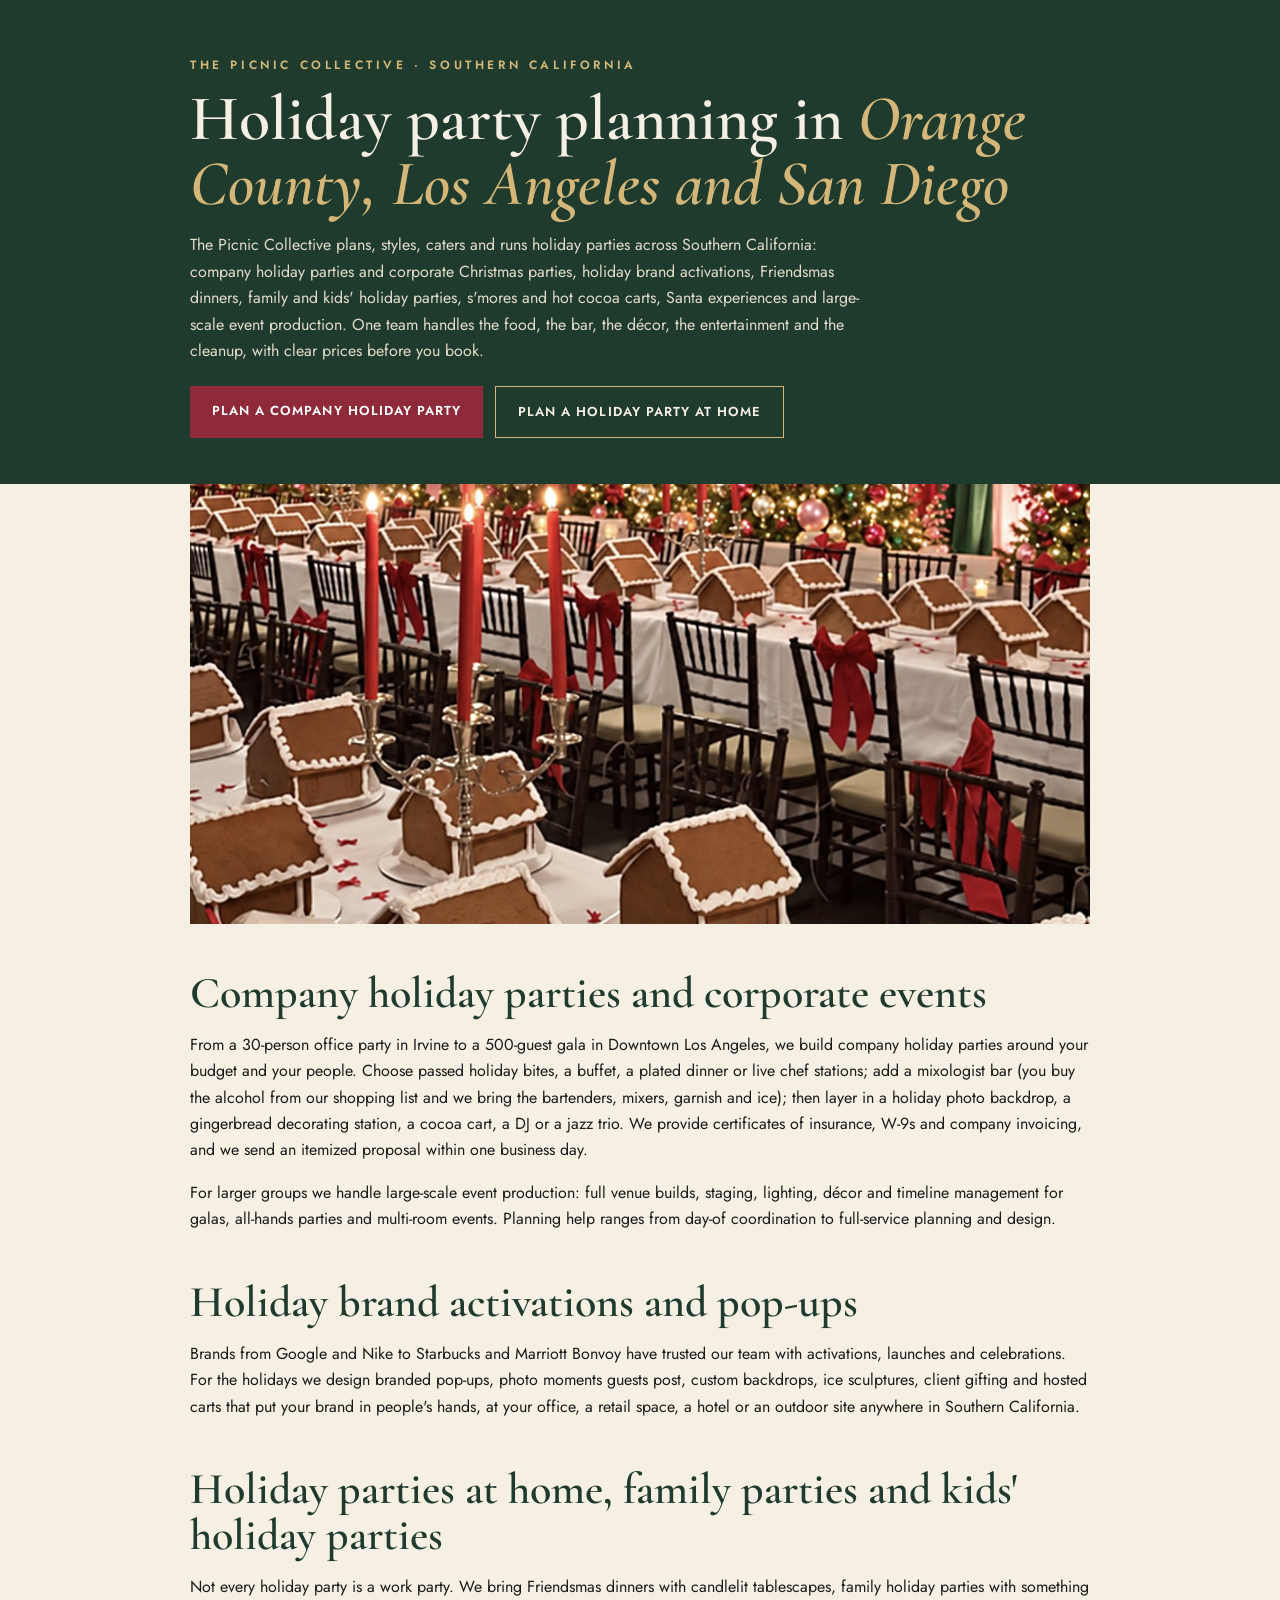
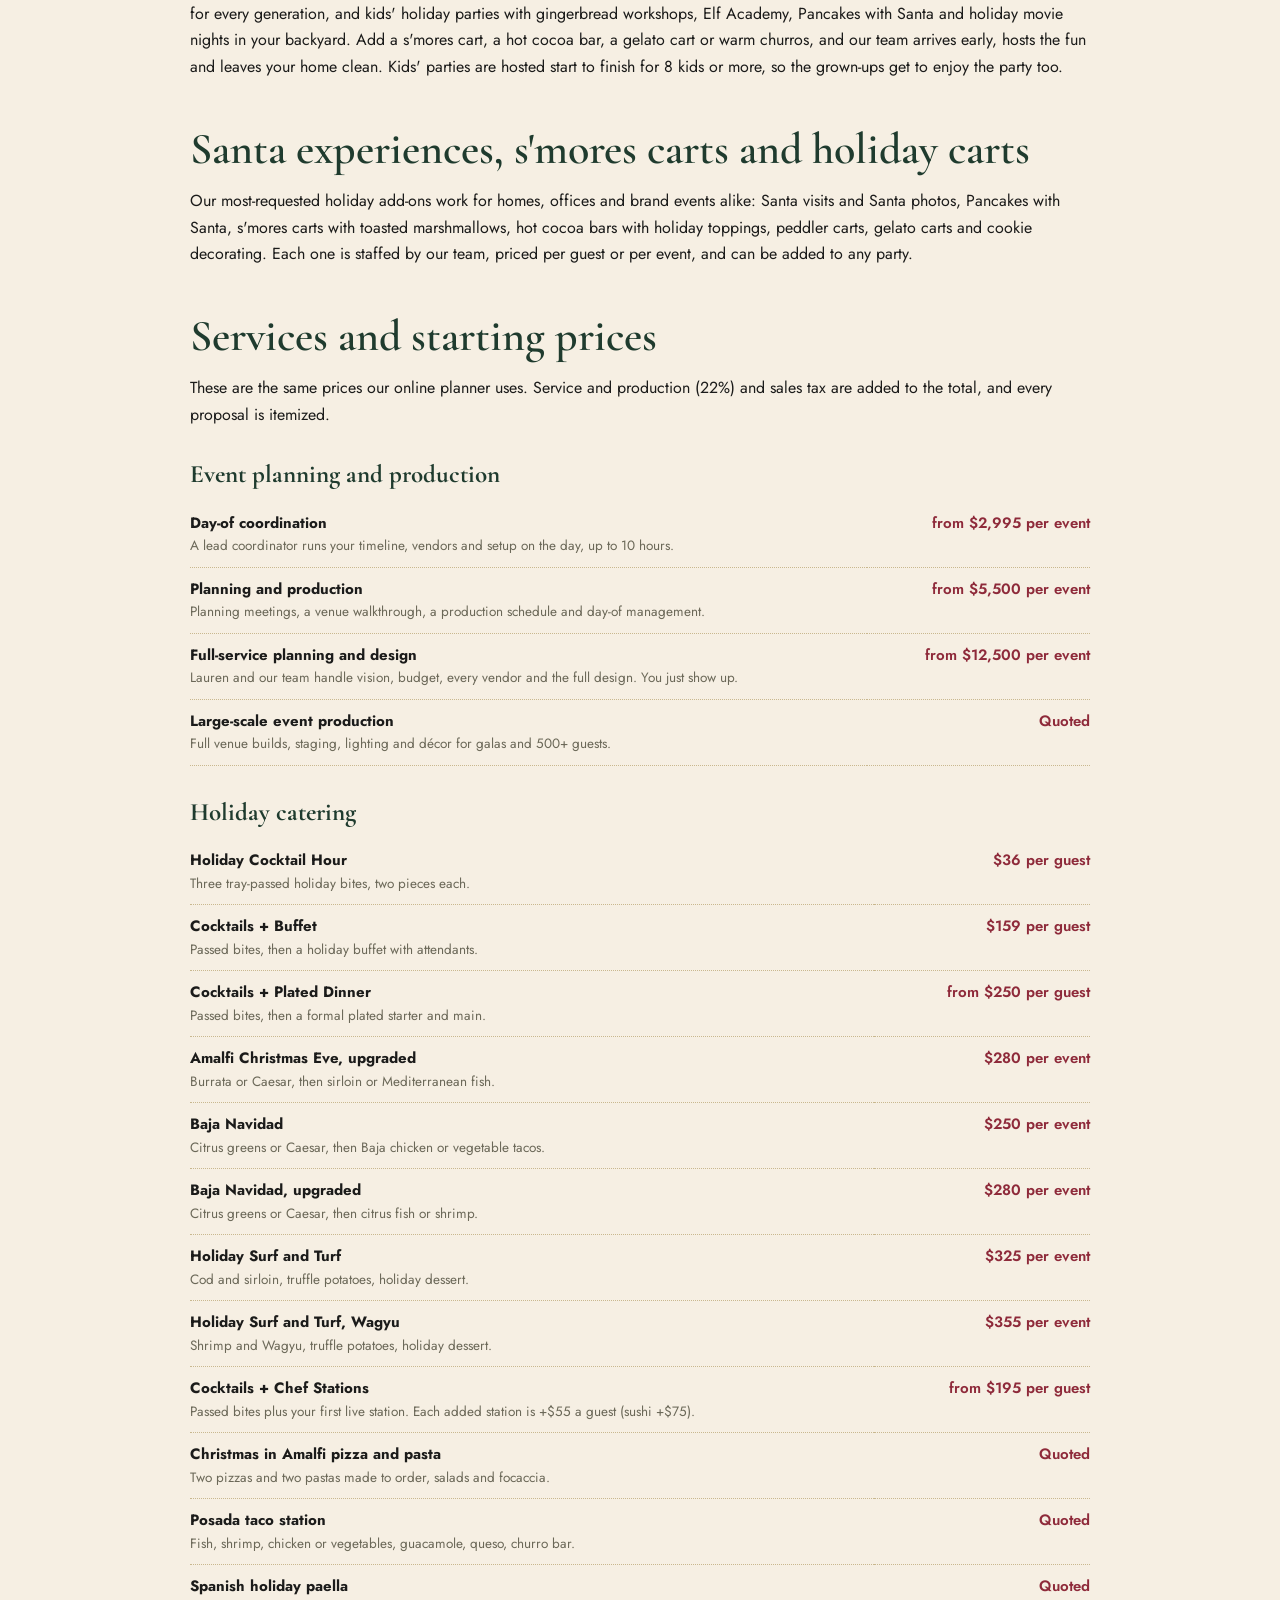
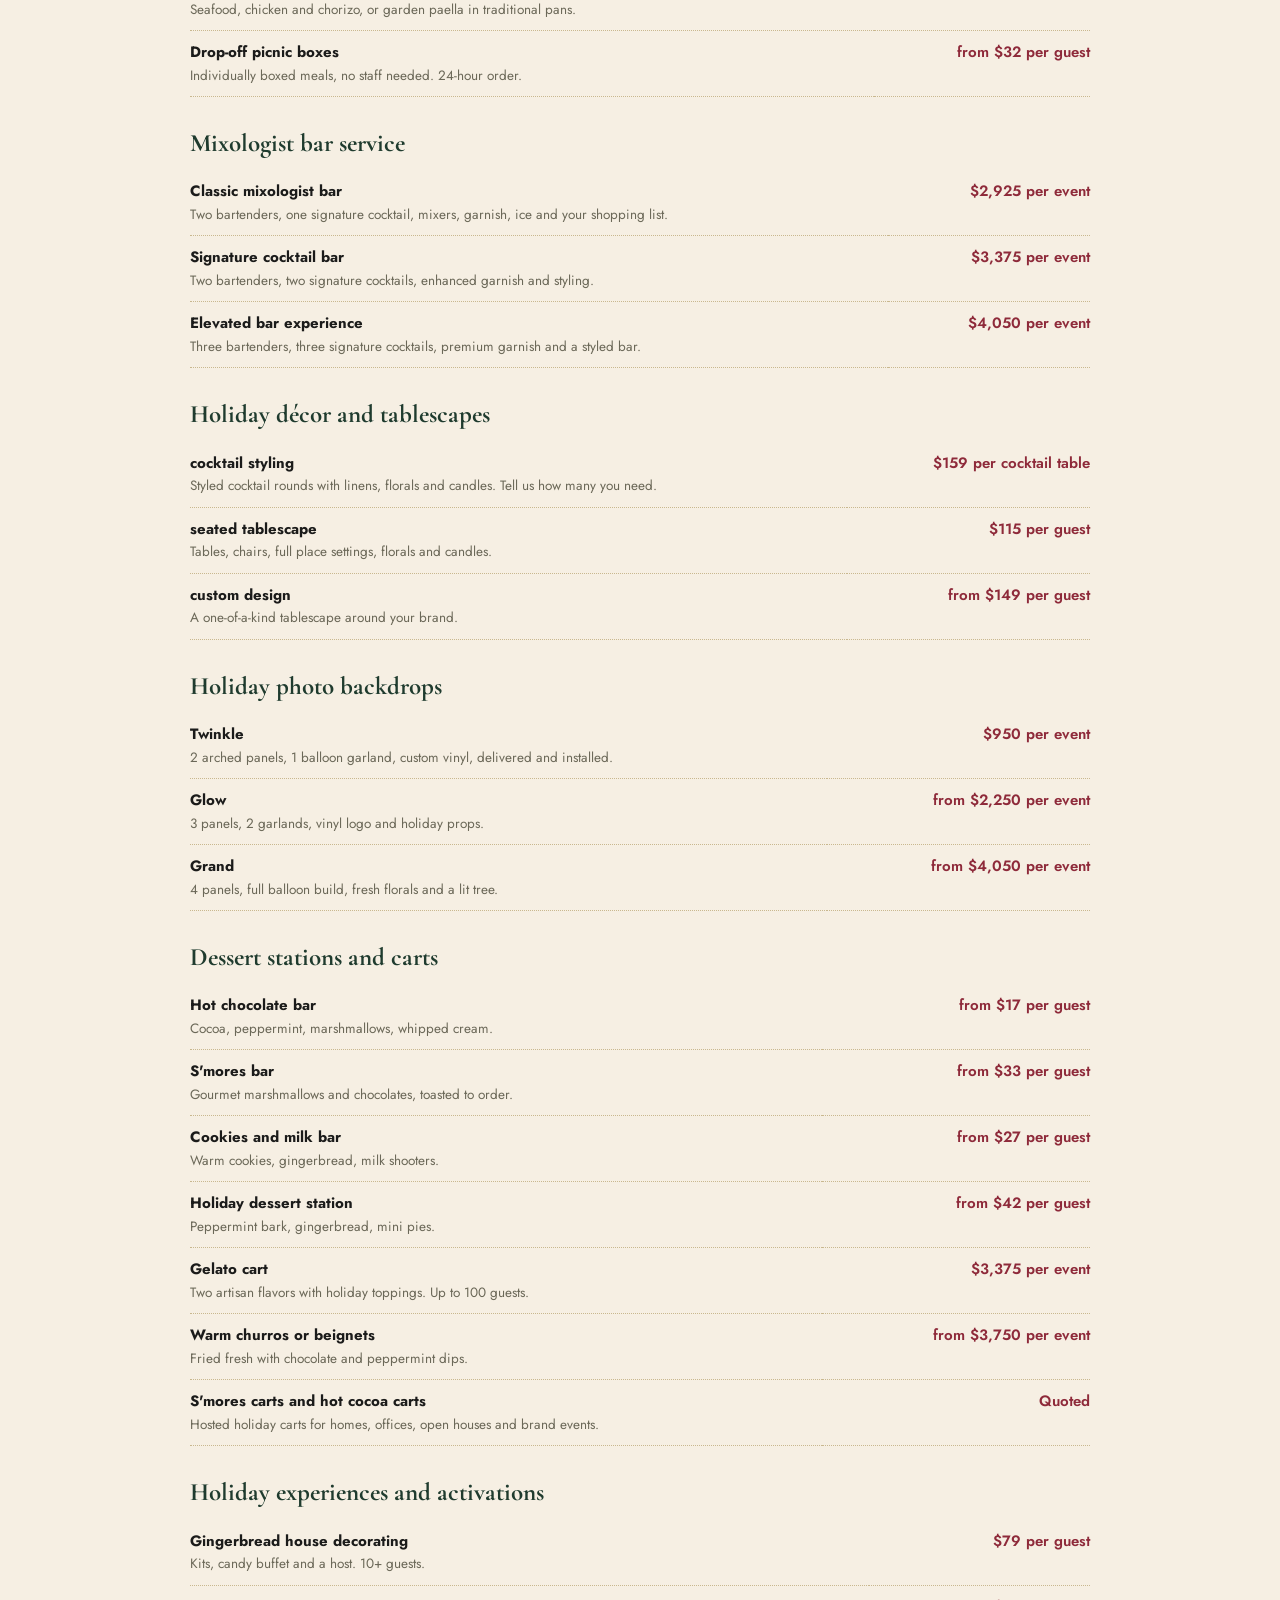
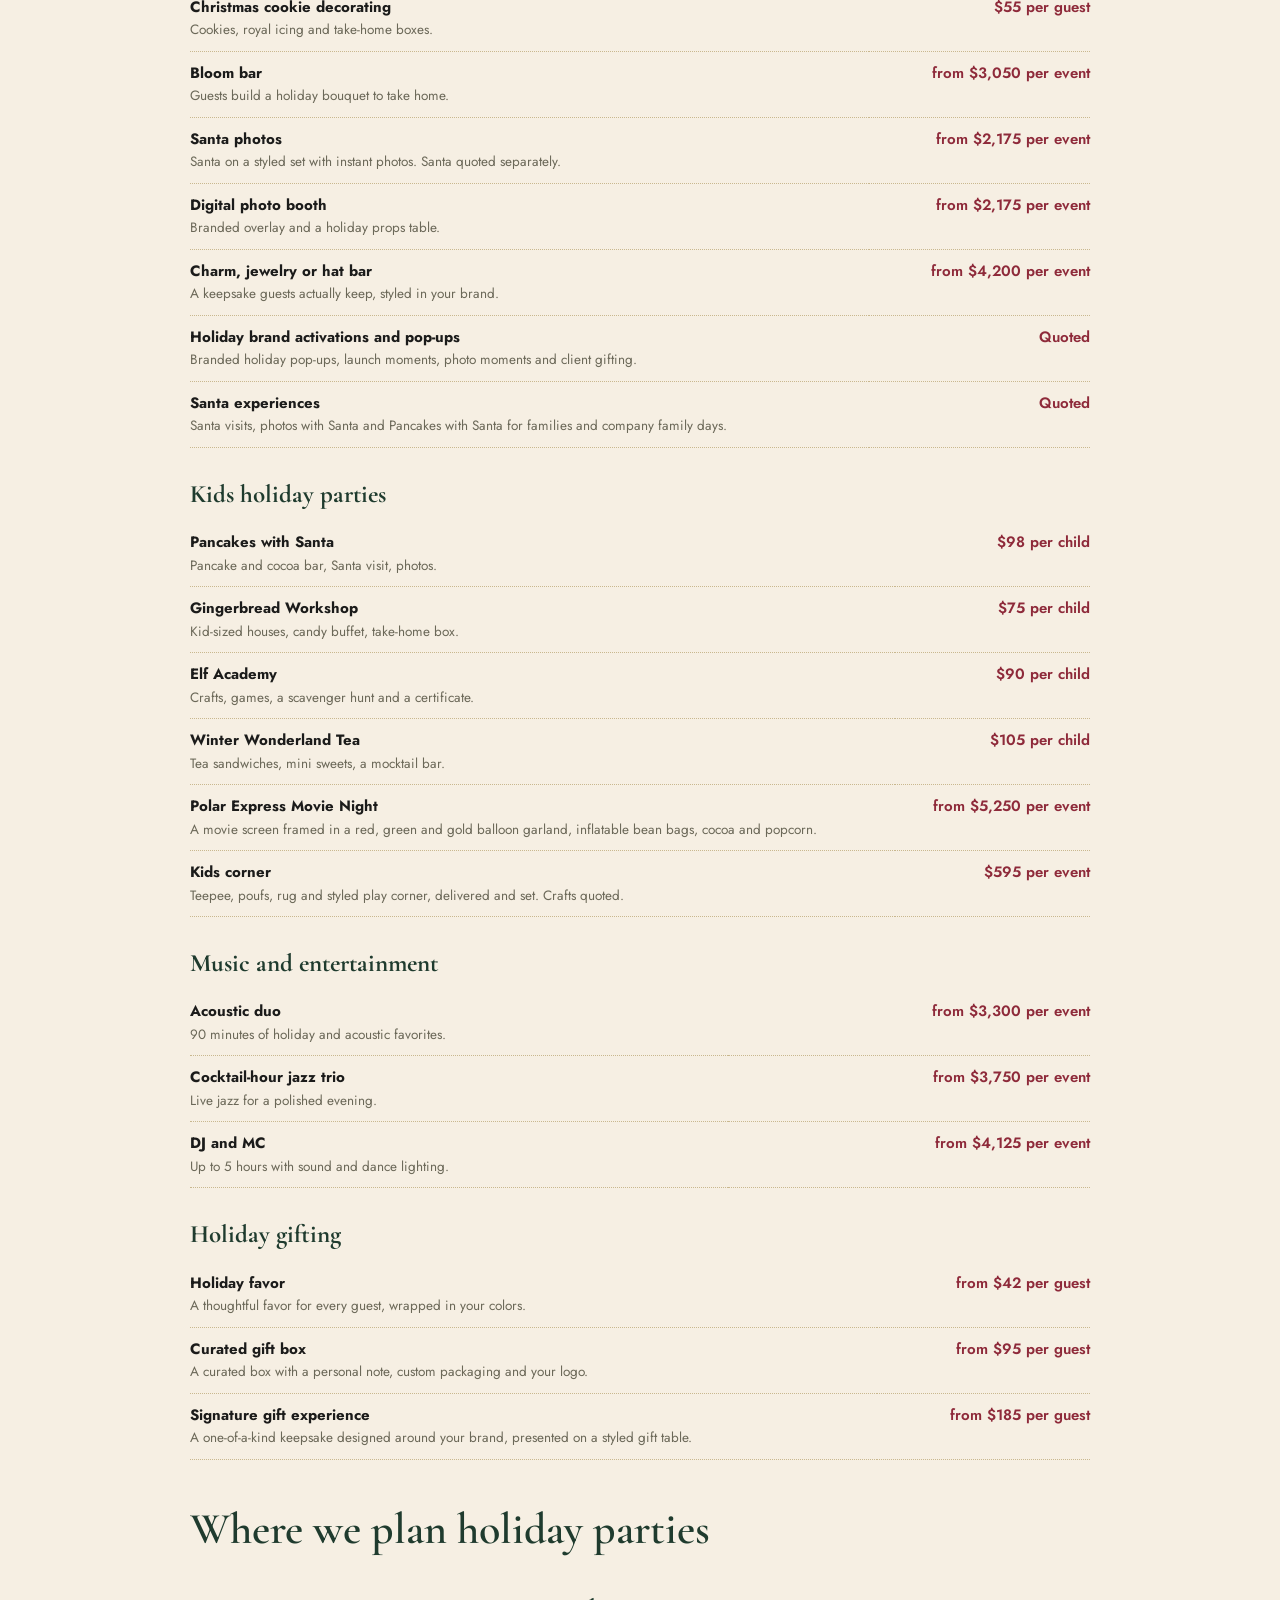
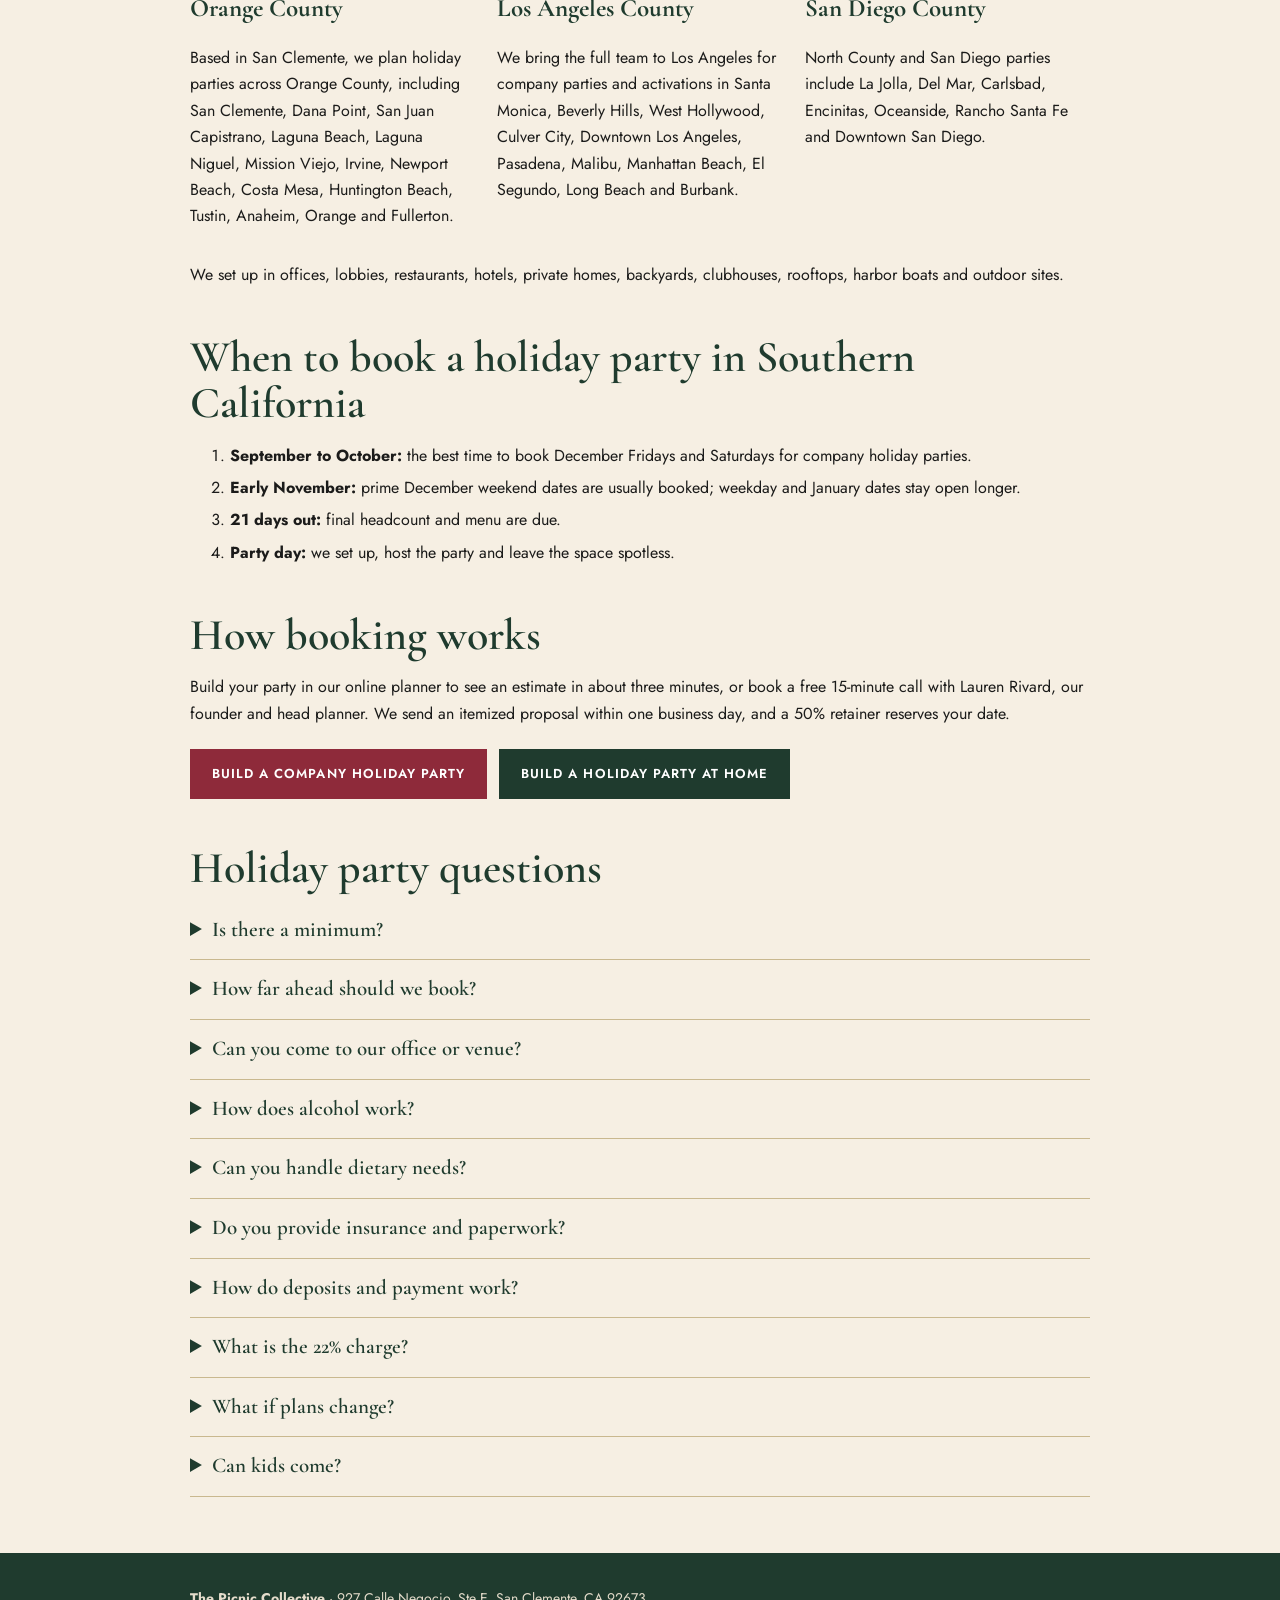
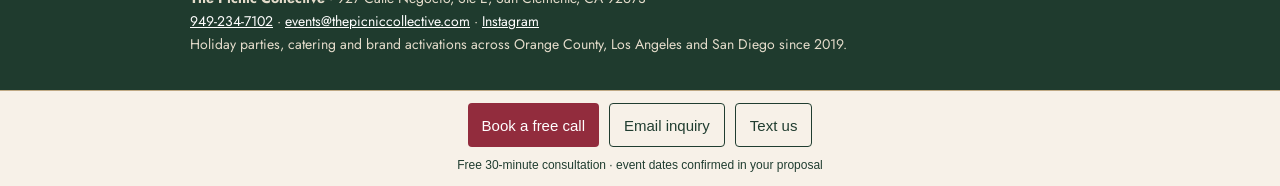
<file: socal-holiday-party-planning/index.html>
<!doctype html>
<html lang="en">
<head>
<!-- Google Ads: consult-click measurement; no enhanced conversions. -->
<script async src="https://www.googletagmanager.com/gtag/js?id=AW-10933789586"></script>
<script>
  window.dataLayer = window.dataLayer || [];
  function gtag(){dataLayer.push(arguments);}
  gtag('js', new Date());
  gtag('config', 'AW-10933789586', {allow_enhanced_conversions: false});
</script>

<meta charset="utf-8">
<meta name="viewport" content="width=device-width,initial-scale=1">
<title>Holiday Party Planner in Orange County, LA and San Diego | TPC</title>
<meta name="description" content="Holiday party planning in Southern California: company parties, catering, brand activations, kids parties, s&#x27;mores carts and Santa visits, with clear prices.">
<meta name="keywords" content="corporate holiday party, company holiday party Orange County, company Christmas party Los Angeles, holiday party catering San Diego, holiday party planner SoCal, holiday brand activation, large-scale event production, s&#x27;mores cart, Santa experience, office holiday party ideas">
<meta name="robots" content="index, follow, max-image-preview:large, max-snippet:-1">
<link rel="canonical" href="../socal-holiday-party-planning/">
<meta name="geo.region" content="US-CA">
<meta name="geo.placename" content="San Clemente, Orange County">
<meta property="og:type" content="website">
<meta property="og:site_name" content="The Picnic Collective">
<meta property="og:title" content="Holiday Party Planner in Orange County, LA and San Diego | TPC">
<meta property="og:description" content="Holiday party planning in Southern California: company parties, catering, brand activations, kids parties, s&#x27;mores carts and Santa visits, with clear prices.">
<meta property="og:url" content="https://holiday.thepicniccollective.com/socal-holiday-party-planning/">
<meta property="og:image" content="https://holiday.thepicniccollective.com/holiday-parties/img/gingerbread_banquet.jpg">
<meta property="og:image:alt" content="Banquet tables set with a gingerbread house at every seat, red taper candles and lit Christmas trees">
<meta property="og:locale" content="en_US">
<meta name="twitter:card" content="summary_large_image">
<meta name="twitter:title" content="Holiday Party Planner in Orange County, LA and San Diego | TPC">
<meta name="twitter:description" content="Holiday party planning in Southern California: company parties, catering, brand activations, kids parties, s&#x27;mores carts and Santa visits, with clear prices.">
<meta name="twitter:image" content="https://holiday.thepicniccollective.com/holiday-parties/img/gingerbread_banquet.jpg">
<script type="application/ld+json">{"@context":"https://schema.org","@graph":[{"@type":"LocalBusiness","@id":"https://thepicniccollective.com/#business","name":"The Picnic Collective","alternateName":"TPC","description":"Holiday party planning, catering, bar service, décor, carts and experiences for companies and families across Orange County, Los Angeles and San Diego.","url":"https://thepicniccollective.com","telephone":"+1-949-234-7102","email":"events@thepicniccollective.com","priceRange":"$$$","foundingDate":"2019","image":"https://holiday.thepicniccollective.com/holiday-parties/img/gingerbread_banquet.jpg","sameAs":["https://www.instagram.com/thepicnic.collective/"],"founder":{"@type":"Person","name":"Lauren Rivard","jobTitle":"Founder and head planner"},"address":{"@type":"PostalAddress","streetAddress":"927 Calle Negocio, Ste E","addressLocality":"San Clemente","addressRegion":"CA","postalCode":"92673","addressCountry":"US"},"areaServed":[{"@type":"AdministrativeArea","@id":"https://thepicniccollective.com/#socal","name":"Southern California"},{"@type":"AdministrativeArea","name":"Orange County","containsPlace":[{"@type":"City","name":"San Clemente"},{"@type":"City","name":"Dana Point"},{"@type":"City","name":"San Juan Capistrano"},{"@type":"City","name":"Laguna Beach"},{"@type":"City","name":"Laguna Niguel"},{"@type":"City","name":"Mission Viejo"},{"@type":"City","name":"Irvine"},{"@type":"City","name":"Newport Beach"},{"@type":"City","name":"Costa Mesa"},{"@type":"City","name":"Huntington Beach"},{"@type":"City","name":"Tustin"},{"@type":"City","name":"Anaheim"},{"@type":"City","name":"Orange"},{"@type":"City","name":"Fullerton"}]},{"@type":"AdministrativeArea","name":"Los Angeles County","containsPlace":[{"@type":"City","name":"Santa Monica"},{"@type":"City","name":"Beverly Hills"},{"@type":"City","name":"West Hollywood"},{"@type":"City","name":"Culver City"},{"@type":"City","name":"Downtown Los Angeles"},{"@type":"City","name":"Pasadena"},{"@type":"City","name":"Malibu"},{"@type":"City","name":"Manhattan Beach"},{"@type":"City","name":"El Segundo"},{"@type":"City","name":"Long Beach"},{"@type":"City","name":"Burbank"}]},{"@type":"AdministrativeArea","name":"San Diego County","containsPlace":[{"@type":"City","name":"La Jolla"},{"@type":"City","name":"Del Mar"},{"@type":"City","name":"Carlsbad"},{"@type":"City","name":"Encinitas"},{"@type":"City","name":"Oceanside"},{"@type":"City","name":"Rancho Santa Fe"},{"@type":"City","name":"Downtown San Diego"}]}],"openingHoursSpecification":[{"@type":"OpeningHoursSpecification","dayOfWeek":["Monday","Tuesday","Wednesday","Thursday","Friday"],"opens":"10:00","closes":"18:00"}],"knowsAbout":["corporate holiday parties","company Christmas parties","holiday party catering","event planning","holiday brand activations","large-scale event production","kids holiday parties","s'mores carts","hot cocoa carts","Santa experiences","mixologist bar service","holiday tablescapes","holiday photo backdrops","Friendsmas dinners"],"hasOfferCatalog":{"@type":"OfferCatalog","name":"Holiday party services in Southern California","itemListElement":[{"@type":"OfferCatalog","name":"Event planning and production","itemListElement":[{"@type":"Offer","itemOffered":{"@type":"Service","name":"Day-of coordination","description":"A lead coordinator runs your timeline, vendors and setup on the day, up to 10 hours.","serviceType":"Event planning and production","provider":{"@id":"https://thepicniccollective.com/#business"}},"areaServed":{"@id":"https://thepicniccollective.com/#socal"},"priceSpecification":{"@type":"UnitPriceSpecification","price":2995,"priceCurrency":"USD","unitText":"starting per event"}},{"@type":"Offer","itemOffered":{"@type":"Service","name":"Planning and production","description":"Planning meetings, a venue walkthrough, a production schedule and day-of management.","serviceType":"Event planning and production","provider":{"@id":"https://thepicniccollective.com/#business"}},"areaServed":{"@id":"https://thepicniccollective.com/#socal"},"priceSpecification":{"@type":"UnitPriceSpecification","price":5500,"priceCurrency":"USD","unitText":"starting per event"}},{"@type":"Offer","itemOffered":{"@type":"Service","name":"Full-service planning and design","description":"Lauren and our team handle vision, budget, every vendor and the full design. You just show up.","serviceType":"Event planning and production","provider":{"@id":"https://thepicniccollective.com/#business"}},"areaServed":{"@id":"https://thepicniccollective.com/#socal"},"priceSpecification":{"@type":"UnitPriceSpecification","price":12500,"priceCurrency":"USD","unitText":"starting per event"}},{"@type":"Offer","itemOffered":{"@type":"Service","name":"Large-scale event production","description":"Full venue builds, staging, lighting and décor for galas and 500+ guests.","serviceType":"Event planning and production","provider":{"@id":"https://thepicniccollective.com/#business"}},"areaServed":{"@id":"https://thepicniccollective.com/#socal"}}]},{"@type":"OfferCatalog","name":"Holiday catering","itemListElement":[{"@type":"Offer","itemOffered":{"@type":"Service","name":"Holiday Cocktail Hour","description":"Three tray-passed holiday bites, two pieces each.","serviceType":"Holiday catering","provider":{"@id":"https://thepicniccollective.com/#business"}},"areaServed":{"@id":"https://thepicniccollective.com/#socal"},"priceSpecification":{"@type":"UnitPriceSpecification","price":36,"priceCurrency":"USD","unitText":"per guest"}},{"@type":"Offer","itemOffered":{"@type":"Service","name":"Cocktails + Buffet","description":"Passed bites, then a holiday buffet with attendants.","serviceType":"Holiday catering","provider":{"@id":"https://thepicniccollective.com/#business"}},"areaServed":{"@id":"https://thepicniccollective.com/#socal"},"priceSpecification":{"@type":"UnitPriceSpecification","price":159,"priceCurrency":"USD","unitText":"per guest"}},{"@type":"Offer","itemOffered":{"@type":"Service","name":"Cocktails + Plated Dinner","description":"Passed bites, then a formal plated starter and main.","serviceType":"Holiday catering","provider":{"@id":"https://thepicniccollective.com/#business"}},"areaServed":{"@id":"https://thepicniccollective.com/#socal"},"priceSpecification":{"@type":"UnitPriceSpecification","price":250,"priceCurrency":"USD","unitText":"starting per guest"}},{"@type":"Offer","itemOffered":{"@type":"Service","name":"Amalfi Christmas Eve, upgraded","description":"Burrata or Caesar, then sirloin or Mediterranean fish.","serviceType":"Holiday catering","provider":{"@id":"https://thepicniccollective.com/#business"}},"areaServed":{"@id":"https://thepicniccollective.com/#socal"},"priceSpecification":{"@type":"UnitPriceSpecification","price":280,"priceCurrency":"USD","unitText":"per event"}},{"@type":"Offer","itemOffered":{"@type":"Service","name":"Baja Navidad","description":"Citrus greens or Caesar, then Baja chicken or vegetable tacos.","serviceType":"Holiday catering","provider":{"@id":"https://thepicniccollective.com/#business"}},"areaServed":{"@id":"https://thepicniccollective.com/#socal"},"priceSpecification":{"@type":"UnitPriceSpecification","price":250,"priceCurrency":"USD","unitText":"per event"}},{"@type":"Offer","itemOffered":{"@type":"Service","name":"Baja Navidad, upgraded","description":"Citrus greens or Caesar, then citrus fish or shrimp.","serviceType":"Holiday catering","provider":{"@id":"https://thepicniccollective.com/#business"}},"areaServed":{"@id":"https://thepicniccollective.com/#socal"},"priceSpecification":{"@type":"UnitPriceSpecification","price":280,"priceCurrency":"USD","unitText":"per event"}},{"@type":"Offer","itemOffered":{"@type":"Service","name":"Holiday Surf and Turf","description":"Cod and sirloin, truffle potatoes, holiday dessert.","serviceType":"Holiday catering","provider":{"@id":"https://thepicniccollective.com/#business"}},"areaServed":{"@id":"https://thepicniccollective.com/#socal"},"priceSpecification":{"@type":"UnitPriceSpecification","price":325,"priceCurrency":"USD","unitText":"per event"}},{"@type":"Offer","itemOffered":{"@type":"Service","name":"Holiday Surf and Turf, Wagyu","description":"Shrimp and Wagyu, truffle potatoes, holiday dessert.","serviceType":"Holiday catering","provider":{"@id":"https://thepicniccollective.com/#business"}},"areaServed":{"@id":"https://thepicniccollective.com/#socal"},"priceSpecification":{"@type":"UnitPriceSpecification","price":355,"priceCurrency":"USD","unitText":"per event"}},{"@type":"Offer","itemOffered":{"@type":"Service","name":"Cocktails + Chef Stations","description":"Passed bites plus your first live station. Each added station is +$55 a guest (sushi +$75).","serviceType":"Holiday catering","provider":{"@id":"https://thepicniccollective.com/#business"}},"areaServed":{"@id":"https://thepicniccollective.com/#socal"},"priceSpecification":{"@type":"UnitPriceSpecification","price":195,"priceCurrency":"USD","unitText":"starting per guest"}},{"@type":"Offer","itemOffered":{"@type":"Service","name":"Christmas in Amalfi pizza and pasta","description":"Two pizzas and two pastas made to order, salads and focaccia.","serviceType":"Holiday catering","provider":{"@id":"https://thepicniccollective.com/#business"}},"areaServed":{"@id":"https://thepicniccollective.com/#socal"}},{"@type":"Offer","itemOffered":{"@type":"Service","name":"Posada taco station","description":"Fish, shrimp, chicken or vegetables, guacamole, queso, churro bar.","serviceType":"Holiday catering","provider":{"@id":"https://thepicniccollective.com/#business"}},"areaServed":{"@id":"https://thepicniccollective.com/#socal"}},{"@type":"Offer","itemOffered":{"@type":"Service","name":"Spanish holiday paella","description":"Seafood, chicken and chorizo, or garden paella in traditional pans.","serviceType":"Holiday catering","provider":{"@id":"https://thepicniccollective.com/#business"}},"areaServed":{"@id":"https://thepicniccollective.com/#socal"}},{"@type":"Offer","itemOffered":{"@type":"Service","name":"Drop-off picnic boxes","description":"Individually boxed meals, no staff needed. 24-hour order.","serviceType":"Holiday catering","provider":{"@id":"https://thepicniccollective.com/#business"}},"areaServed":{"@id":"https://thepicniccollective.com/#socal"},"priceSpecification":{"@type":"UnitPriceSpecification","price":32,"priceCurrency":"USD","unitText":"starting per guest"}}]},{"@type":"OfferCatalog","name":"Mixologist bar service","itemListElement":[{"@type":"Offer","itemOffered":{"@type":"Service","name":"Classic mixologist bar","description":"Two bartenders, one signature cocktail, mixers, garnish, ice and your shopping list.","serviceType":"Mixologist bar service","provider":{"@id":"https://thepicniccollective.com/#business"}},"areaServed":{"@id":"https://thepicniccollective.com/#socal"},"priceSpecification":{"@type":"UnitPriceSpecification","price":2925,"priceCurrency":"USD","unitText":"per event"}},{"@type":"Offer","itemOffered":{"@type":"Service","name":"Signature cocktail bar","description":"Two bartenders, two signature cocktails, enhanced garnish and styling.","serviceType":"Mixologist bar service","provider":{"@id":"https://thepicniccollective.com/#business"}},"areaServed":{"@id":"https://thepicniccollective.com/#socal"},"priceSpecification":{"@type":"UnitPriceSpecification","price":3375,"priceCurrency":"USD","unitText":"per event"}},{"@type":"Offer","itemOffered":{"@type":"Service","name":"Elevated bar experience","description":"Three bartenders, three signature cocktails, premium garnish and a styled bar.","serviceType":"Mixologist bar service","provider":{"@id":"https://thepicniccollective.com/#business"}},"areaServed":{"@id":"https://thepicniccollective.com/#socal"},"priceSpecification":{"@type":"UnitPriceSpecification","price":4050,"priceCurrency":"USD","unitText":"per event"}}]},{"@type":"OfferCatalog","name":"Holiday décor and tablescapes","itemListElement":[{"@type":"Offer","itemOffered":{"@type":"Service","name":"cocktail styling","description":"Styled cocktail rounds with linens, florals and candles. Tell us how many you need.","serviceType":"Holiday décor and tablescapes","provider":{"@id":"https://thepicniccollective.com/#business"}},"areaServed":{"@id":"https://thepicniccollective.com/#socal"},"priceSpecification":{"@type":"UnitPriceSpecification","price":159,"priceCurrency":"USD","unitText":"per cocktail table"}},{"@type":"Offer","itemOffered":{"@type":"Service","name":"seated tablescape","description":"Tables, chairs, full place settings, florals and candles.","serviceType":"Holiday décor and tablescapes","provider":{"@id":"https://thepicniccollective.com/#business"}},"areaServed":{"@id":"https://thepicniccollective.com/#socal"},"priceSpecification":{"@type":"UnitPriceSpecification","price":115,"priceCurrency":"USD","unitText":"per guest"}},{"@type":"Offer","itemOffered":{"@type":"Service","name":"custom design","description":"A one-of-a-kind tablescape around your brand.","serviceType":"Holiday décor and tablescapes","provider":{"@id":"https://thepicniccollective.com/#business"}},"areaServed":{"@id":"https://thepicniccollective.com/#socal"},"priceSpecification":{"@type":"UnitPriceSpecification","price":149,"priceCurrency":"USD","unitText":"starting per guest"}}]},{"@type":"OfferCatalog","name":"Holiday photo backdrops","itemListElement":[{"@type":"Offer","itemOffered":{"@type":"Service","name":"Twinkle","description":"2 arched panels, 1 balloon garland, custom vinyl, delivered and installed.","serviceType":"Holiday photo backdrops","provider":{"@id":"https://thepicniccollective.com/#business"}},"areaServed":{"@id":"https://thepicniccollective.com/#socal"},"priceSpecification":{"@type":"UnitPriceSpecification","price":950,"priceCurrency":"USD","unitText":"per event"}},{"@type":"Offer","itemOffered":{"@type":"Service","name":"Glow","description":"3 panels, 2 garlands, vinyl logo and holiday props.","serviceType":"Holiday photo backdrops","provider":{"@id":"https://thepicniccollective.com/#business"}},"areaServed":{"@id":"https://thepicniccollective.com/#socal"},"priceSpecification":{"@type":"UnitPriceSpecification","price":2250,"priceCurrency":"USD","unitText":"starting per event"}},{"@type":"Offer","itemOffered":{"@type":"Service","name":"Grand","description":"4 panels, full balloon build, fresh florals and a lit tree.","serviceType":"Holiday photo backdrops","provider":{"@id":"https://thepicniccollective.com/#business"}},"areaServed":{"@id":"https://thepicniccollective.com/#socal"},"priceSpecification":{"@type":"UnitPriceSpecification","price":4050,"priceCurrency":"USD","unitText":"starting per event"}}]},{"@type":"OfferCatalog","name":"Dessert stations and carts","itemListElement":[{"@type":"Offer","itemOffered":{"@type":"Service","name":"Hot chocolate bar","description":"Cocoa, peppermint, marshmallows, whipped cream.","serviceType":"Dessert stations and carts","provider":{"@id":"https://thepicniccollective.com/#business"}},"areaServed":{"@id":"https://thepicniccollective.com/#socal"},"priceSpecification":{"@type":"UnitPriceSpecification","price":17,"priceCurrency":"USD","unitText":"starting per guest"}},{"@type":"Offer","itemOffered":{"@type":"Service","name":"S'mores bar","description":"Gourmet marshmallows and chocolates, toasted to order.","serviceType":"Dessert stations and carts","provider":{"@id":"https://thepicniccollective.com/#business"}},"areaServed":{"@id":"https://thepicniccollective.com/#socal"},"priceSpecification":{"@type":"UnitPriceSpecification","price":33,"priceCurrency":"USD","unitText":"starting per guest"}},{"@type":"Offer","itemOffered":{"@type":"Service","name":"Cookies and milk bar","description":"Warm cookies, gingerbread, milk shooters.","serviceType":"Dessert stations and carts","provider":{"@id":"https://thepicniccollective.com/#business"}},"areaServed":{"@id":"https://thepicniccollective.com/#socal"},"priceSpecification":{"@type":"UnitPriceSpecification","price":27,"priceCurrency":"USD","unitText":"starting per guest"}},{"@type":"Offer","itemOffered":{"@type":"Service","name":"Holiday dessert station","description":"Peppermint bark, gingerbread, mini pies.","serviceType":"Dessert stations and carts","provider":{"@id":"https://thepicniccollective.com/#business"}},"areaServed":{"@id":"https://thepicniccollective.com/#socal"},"priceSpecification":{"@type":"UnitPriceSpecification","price":42,"priceCurrency":"USD","unitText":"starting per guest"}},{"@type":"Offer","itemOffered":{"@type":"Service","name":"Gelato cart","description":"Two artisan flavors with holiday toppings. Up to 100 guests.","serviceType":"Dessert stations and carts","provider":{"@id":"https://thepicniccollective.com/#business"}},"areaServed":{"@id":"https://thepicniccollective.com/#socal"},"priceSpecification":{"@type":"UnitPriceSpecification","price":3375,"priceCurrency":"USD","unitText":"per event"}},{"@type":"Offer","itemOffered":{"@type":"Service","name":"Warm churros or beignets","description":"Fried fresh with chocolate and peppermint dips.","serviceType":"Dessert stations and carts","provider":{"@id":"https://thepicniccollective.com/#business"}},"areaServed":{"@id":"https://thepicniccollective.com/#socal"},"priceSpecification":{"@type":"UnitPriceSpecification","price":3750,"priceCurrency":"USD","unitText":"starting per event"}},{"@type":"Offer","itemOffered":{"@type":"Service","name":"S'mores carts and hot cocoa carts","description":"Hosted holiday carts for homes, offices, open houses and brand events.","serviceType":"Dessert stations and carts","provider":{"@id":"https://thepicniccollective.com/#business"}},"areaServed":{"@id":"https://thepicniccollective.com/#socal"}}]},{"@type":"OfferCatalog","name":"Holiday experiences and activations","itemListElement":[{"@type":"Offer","itemOffered":{"@type":"Service","name":"Gingerbread house decorating","description":"Kits, candy buffet and a host. 10+ guests.","serviceType":"Holiday experiences and activations","provider":{"@id":"https://thepicniccollective.com/#business"}},"areaServed":{"@id":"https://thepicniccollective.com/#socal"},"priceSpecification":{"@type":"UnitPriceSpecification","price":79,"priceCurrency":"USD","unitText":"per guest"}},{"@type":"Offer","itemOffered":{"@type":"Service","name":"Christmas cookie decorating","description":"Cookies, royal icing and take-home boxes.","serviceType":"Holiday experiences and activations","provider":{"@id":"https://thepicniccollective.com/#business"}},"areaServed":{"@id":"https://thepicniccollective.com/#socal"},"priceSpecification":{"@type":"UnitPriceSpecification","price":55,"priceCurrency":"USD","unitText":"per guest"}},{"@type":"Offer","itemOffered":{"@type":"Service","name":"Bloom bar","description":"Guests build a holiday bouquet to take home.","serviceType":"Holiday experiences and activations","provider":{"@id":"https://thepicniccollective.com/#business"}},"areaServed":{"@id":"https://thepicniccollective.com/#socal"},"priceSpecification":{"@type":"UnitPriceSpecification","price":3050,"priceCurrency":"USD","unitText":"starting per event"}},{"@type":"Offer","itemOffered":{"@type":"Service","name":"Santa photos","description":"Santa on a styled set with instant photos. Santa quoted separately.","serviceType":"Holiday experiences and activations","provider":{"@id":"https://thepicniccollective.com/#business"}},"areaServed":{"@id":"https://thepicniccollective.com/#socal"},"priceSpecification":{"@type":"UnitPriceSpecification","price":2175,"priceCurrency":"USD","unitText":"starting per event"}},{"@type":"Offer","itemOffered":{"@type":"Service","name":"Digital photo booth","description":"Branded overlay and a holiday props table.","serviceType":"Holiday experiences and activations","provider":{"@id":"https://thepicniccollective.com/#business"}},"areaServed":{"@id":"https://thepicniccollective.com/#socal"},"priceSpecification":{"@type":"UnitPriceSpecification","price":2175,"priceCurrency":"USD","unitText":"starting per event"}},{"@type":"Offer","itemOffered":{"@type":"Service","name":"Charm, jewelry or hat bar","description":"A keepsake guests actually keep, styled in your brand.","serviceType":"Holiday experiences and activations","provider":{"@id":"https://thepicniccollective.com/#business"}},"areaServed":{"@id":"https://thepicniccollective.com/#socal"},"priceSpecification":{"@type":"UnitPriceSpecification","price":4200,"priceCurrency":"USD","unitText":"starting per event"}},{"@type":"Offer","itemOffered":{"@type":"Service","name":"Holiday brand activations and pop-ups","description":"Branded holiday pop-ups, launch moments, photo moments and client gifting.","serviceType":"Holiday experiences and activations","provider":{"@id":"https://thepicniccollective.com/#business"}},"areaServed":{"@id":"https://thepicniccollective.com/#socal"}},{"@type":"Offer","itemOffered":{"@type":"Service","name":"Santa experiences","description":"Santa visits, photos with Santa and Pancakes with Santa for families and company family days.","serviceType":"Holiday experiences and activations","provider":{"@id":"https://thepicniccollective.com/#business"}},"areaServed":{"@id":"https://thepicniccollective.com/#socal"}}]},{"@type":"OfferCatalog","name":"Kids holiday parties","itemListElement":[{"@type":"Offer","itemOffered":{"@type":"Service","name":"Pancakes with Santa","description":"Pancake and cocoa bar, Santa visit, photos.","serviceType":"Kids holiday parties","provider":{"@id":"https://thepicniccollective.com/#business"}},"areaServed":{"@id":"https://thepicniccollective.com/#socal"},"priceSpecification":{"@type":"UnitPriceSpecification","price":98,"priceCurrency":"USD","unitText":"per child"}},{"@type":"Offer","itemOffered":{"@type":"Service","name":"Gingerbread Workshop","description":"Kid-sized houses, candy buffet, take-home box.","serviceType":"Kids holiday parties","provider":{"@id":"https://thepicniccollective.com/#business"}},"areaServed":{"@id":"https://thepicniccollective.com/#socal"},"priceSpecification":{"@type":"UnitPriceSpecification","price":75,"priceCurrency":"USD","unitText":"per child"}},{"@type":"Offer","itemOffered":{"@type":"Service","name":"Elf Academy","description":"Crafts, games, a scavenger hunt and a certificate.","serviceType":"Kids holiday parties","provider":{"@id":"https://thepicniccollective.com/#business"}},"areaServed":{"@id":"https://thepicniccollective.com/#socal"},"priceSpecification":{"@type":"UnitPriceSpecification","price":90,"priceCurrency":"USD","unitText":"per child"}},{"@type":"Offer","itemOffered":{"@type":"Service","name":"Winter Wonderland Tea","description":"Tea sandwiches, mini sweets, a mocktail bar.","serviceType":"Kids holiday parties","provider":{"@id":"https://thepicniccollective.com/#business"}},"areaServed":{"@id":"https://thepicniccollective.com/#socal"},"priceSpecification":{"@type":"UnitPriceSpecification","price":105,"priceCurrency":"USD","unitText":"per child"}},{"@type":"Offer","itemOffered":{"@type":"Service","name":"Polar Express Movie Night","description":"A movie screen framed in a red, green and gold balloon garland, inflatable bean bags, cocoa and popcorn.","serviceType":"Kids holiday parties","provider":{"@id":"https://thepicniccollective.com/#business"}},"areaServed":{"@id":"https://thepicniccollective.com/#socal"},"priceSpecification":{"@type":"UnitPriceSpecification","price":5250,"priceCurrency":"USD","unitText":"starting per event"}},{"@type":"Offer","itemOffered":{"@type":"Service","name":"Kids corner","description":"Teepee, poufs, rug and styled play corner, delivered and set. Crafts quoted.","serviceType":"Kids holiday parties","provider":{"@id":"https://thepicniccollective.com/#business"}},"areaServed":{"@id":"https://thepicniccollective.com/#socal"},"priceSpecification":{"@type":"UnitPriceSpecification","price":595,"priceCurrency":"USD","unitText":"per event"}}]},{"@type":"OfferCatalog","name":"Music and entertainment","itemListElement":[{"@type":"Offer","itemOffered":{"@type":"Service","name":"Acoustic duo","description":"90 minutes of holiday and acoustic favorites.","serviceType":"Music and entertainment","provider":{"@id":"https://thepicniccollective.com/#business"}},"areaServed":{"@id":"https://thepicniccollective.com/#socal"},"priceSpecification":{"@type":"UnitPriceSpecification","price":3300,"priceCurrency":"USD","unitText":"starting per event"}},{"@type":"Offer","itemOffered":{"@type":"Service","name":"Cocktail-hour jazz trio","description":"Live jazz for a polished evening.","serviceType":"Music and entertainment","provider":{"@id":"https://thepicniccollective.com/#business"}},"areaServed":{"@id":"https://thepicniccollective.com/#socal"},"priceSpecification":{"@type":"UnitPriceSpecification","price":3750,"priceCurrency":"USD","unitText":"starting per event"}},{"@type":"Offer","itemOffered":{"@type":"Service","name":"DJ and MC","description":"Up to 5 hours with sound and dance lighting.","serviceType":"Music and entertainment","provider":{"@id":"https://thepicniccollective.com/#business"}},"areaServed":{"@id":"https://thepicniccollective.com/#socal"},"priceSpecification":{"@type":"UnitPriceSpecification","price":4125,"priceCurrency":"USD","unitText":"starting per event"}}]},{"@type":"OfferCatalog","name":"Holiday gifting","itemListElement":[{"@type":"Offer","itemOffered":{"@type":"Service","name":"Holiday favor","description":"A thoughtful favor for every guest, wrapped in your colors.","serviceType":"Holiday gifting","provider":{"@id":"https://thepicniccollective.com/#business"}},"areaServed":{"@id":"https://thepicniccollective.com/#socal"},"priceSpecification":{"@type":"UnitPriceSpecification","price":42,"priceCurrency":"USD","unitText":"starting per guest"}},{"@type":"Offer","itemOffered":{"@type":"Service","name":"Curated gift box","description":"A curated box with a personal note, custom packaging and your logo.","serviceType":"Holiday gifting","provider":{"@id":"https://thepicniccollective.com/#business"}},"areaServed":{"@id":"https://thepicniccollective.com/#socal"},"priceSpecification":{"@type":"UnitPriceSpecification","price":95,"priceCurrency":"USD","unitText":"starting per guest"}},{"@type":"Offer","itemOffered":{"@type":"Service","name":"Signature gift experience","description":"A one-of-a-kind keepsake designed around your brand, presented on a styled gift table.","serviceType":"Holiday gifting","provider":{"@id":"https://thepicniccollective.com/#business"}},"areaServed":{"@id":"https://thepicniccollective.com/#socal"},"priceSpecification":{"@type":"UnitPriceSpecification","price":185,"priceCurrency":"USD","unitText":"starting per guest"}}]}]}},{"@type":"WebSite","@id":"https://thepicniccollective.com/#website","url":"https://thepicniccollective.com","name":"The Picnic Collective","publisher":{"@id":"https://thepicniccollective.com/#business"},"inLanguage":"en-US"},{"@type":"WebPage","@id":"https://holiday.thepicniccollective.com/socal-holiday-party-planning/#webpage","url":"https://holiday.thepicniccollective.com/socal-holiday-party-planning/","name":"Holiday Party Planner in Orange County, LA and San Diego | TPC","description":"Holiday party planning in Southern California: company parties, catering, brand activations, kids parties, s'mores carts and Santa visits, with clear prices.","isPartOf":{"@id":"https://thepicniccollective.com/#website"},"about":{"@id":"https://thepicniccollective.com/#business"},"primaryImageOfPage":{"@type":"ImageObject","url":"https://holiday.thepicniccollective.com/holiday-parties/img/gingerbread_banquet.jpg"},"inLanguage":"en-US"},{"@type":"BreadcrumbList","itemListElement":[{"@type":"ListItem","position":1,"name":"Home","item":"https://thepicniccollective.com/"},{"@type":"ListItem","position":2,"name":"SoCal holiday party planning","item":"https://holiday.thepicniccollective.com/socal-holiday-party-planning/"}]},{"@type":"FAQPage","@id":"https://holiday.thepicniccollective.com/socal-holiday-party-planning/#faq","mainEntity":[{"@type":"Question","name":"Is there a minimum?","acceptedAnswer":{"@type":"Answer","text":"Drop-off catering starts at a $500 food and beverage subtotal. Buffets start at 50 guests or $5,000. Plated dinners and chef stations start at $3,000 in food. Seated tablescapes are built for 75 or more guests. For a team of 10 to 40, holiday cocktail hour, a mixologist bar, cocktail styling and an activity station work beautifully."}},{"@type":"Question","name":"How far ahead should we book?","acceptedAnswer":{"@type":"Answer","text":"Prime December Fridays and Saturdays usually book by early November. We send proposals within one business day, so you can move quickly once you have a date."}},{"@type":"Question","name":"Can you come to our office or venue?","acceptedAnswer":{"@type":"Answer","text":"Yes. We set up in offices, lobbies, restaurants, private homes, clubs, rooftops and outdoor sites across Orange County and Los Angeles, and coordinate load-in, parking and venue rules for you."}},{"@type":"Question","name":"How does alcohol work?","acceptedAnswer":{"@type":"Answer","text":"You buy the alcohol, we handle everything else. We send a shopping list sized to your guest count, then bring certified mixologists, the bar, mixers, garnish, ice and your signature holiday cocktails. Bartenders check ID, and every bar includes zero-proof drinks."}},{"@type":"Question","name":"Can you handle dietary needs?","acceptedAnswer":{"@type":"Answer","text":"Vegetarian is always included. Vegan, gluten-aware, dairy-free and allergy-conscious options are available with advance notice, and every bar includes zero-proof drinks."}},{"@type":"Question","name":"Do you provide insurance and paperwork?","acceptedAnswer":{"@type":"Answer","text":"We carry $2M general liability and provide a certificate of insurance naming your company or venue, a W-9, and company invoicing against your purchase order."}},{"@type":"Question","name":"How do deposits and payment work?","acceptedAnswer":{"@type":"Answer","text":"A 50% retainer reserves the date. Final headcount and menu are due 21 days before the event and the balance 30 days before."}},{"@type":"Question","name":"What is the 22% charge?","acceptedAnswer":{"@type":"Answer","text":"It's a service and production charge on catering, bar service, décor, rentals and florals. It covers planning, sourcing, staffing, setup, breakdown and cleanup. It is not a gratuity."}},{"@type":"Question","name":"What if plans change?","acceptedAnswer":{"@type":"Answer","text":"More than 90 days out, only the retainer is kept. From 31 to 90 days, 75% of the contract is due, and within 30 days, 100%. Custom florals and special orders can't be refunded once ordered."}},{"@type":"Question","name":"Can kids come?","acceptedAnswer":{"@type":"Answer","text":"Absolutely. Our kids collection covers company family days with Santa, gingerbread, games and a kids corner, all hosted by our team."}}]}]}</script>
<link href="https://fonts.googleapis.com/css2?family=Cormorant+Garamond:ital,wght@0,600;1,600&family=Jost:wght@400;500;600&display=swap" rel="stylesheet">
<style>
:root{--evergreen:#1F3B2E;--cream:#F6EFE3;--paper:#FBF7EE;--cranberry:#8E2A3A;--brass:#B08A4A;--brass-lt:#D4B778;--ink:#1B1B1A;--muted:#6B6858;--rule:#C9B88F;
--serif:'Cormorant Garamond',Georgia,serif;--sans:'Jost','Avenir Next','Helvetica Neue',Arial,sans-serif;color-scheme:light}
@media (prefers-color-scheme:dark){:root:not([data-theme="light"]){color-scheme:light}}
:root[data-theme="dark"]{color-scheme:light}
*{box-sizing:border-box}body{margin:0;background:var(--cream);color:var(--ink);font:16px/1.65 var(--sans)}
.wrap{max-width:980px;margin:0 auto;padding:0 clamp(16px,4vw,40px)}
header{background:var(--evergreen);color:var(--cream);padding:56px 0 46px}
.ey{font-size:12px;letter-spacing:.3em;text-transform:uppercase;color:var(--brass-lt);font-weight:600}
h1{font-family:var(--serif);font-weight:600;font-size:clamp(38px,6vw,64px);line-height:1.02;margin:10px 0 14px}h1 i{color:var(--brass-lt)}
h2{font-family:var(--serif);font-weight:600;color:var(--evergreen);font-size:clamp(30px,4.4vw,44px);line-height:1.05;margin:46px 0 10px}
h3{font-family:var(--serif);color:var(--evergreen);font-size:25px;margin:26px 0 6px}
header p{max-width:680px;color:#E4DCCB}a{color:var(--cranberry)}
.hero{display:block;width:100%;max-height:440px;object-fit:cover;margin:0 0 6px}
.pt{width:100%;border-collapse:collapse;font-size:15px}.pt td{padding:9px 0;border-bottom:1px dotted var(--rule);vertical-align:top}
.pt td:last-child{text-align:right;white-space:nowrap;padding-left:16px;color:var(--cranberry);font-weight:600}
.pt span{display:block;color:var(--muted);font-size:13.5px}
.cta{display:flex;flex-wrap:wrap;gap:12px;margin:22px 0 0}
.btn{display:inline-block;padding:14px 22px;background:var(--cranberry);color:#fff;text-decoration:none;font-weight:600;letter-spacing:.08em;text-transform:uppercase;font-size:13px}
.btn.alt{background:var(--evergreen)}header .btn.alt{background:transparent;border:1px solid var(--brass-lt);color:var(--cream)}
details{border-bottom:1px solid var(--rule);padding:12px 0}summary{font-family:var(--serif);font-size:21px;font-weight:600;color:var(--evergreen);cursor:pointer}
footer{background:var(--evergreen);color:#E4DCCB;padding:34px 0;margin-top:56px;font-size:14px}footer a{color:#fff}
.cols{display:grid;grid-template-columns:repeat(3,minmax(0,1fr));gap:22px}@media (max-width:760px){.cols{grid-template-columns:1fr}}
ol li{margin:6px 0}
</style>
<script src="../meta-pixel.js?v=meta-live-1" data-pixel-id="547128289323855" defer></script>
<link rel="stylesheet" href="../booking-path.css">
</head>
<body>
<header><div class="wrap">
<div class="ey">The Picnic Collective · Southern California</div>
<h1>Holiday party planning in <i>Orange County, Los Angeles and San Diego</i></h1>
<p>The Picnic Collective plans, styles, caters and runs holiday parties across Southern California: company holiday parties and corporate Christmas parties, holiday brand activations, Friendsmas dinners, family and kids' holiday parties, s'mores and hot cocoa carts, Santa experiences and large-scale event production. One team handles the food, the bar, the décor, the entertainment and the cleanup, with clear prices before you book.</p>
<div class="cta"><a class="btn" href="../holiday-parties/">Plan a company holiday party</a><a class="btn alt" href="../holiday-at-home/">Plan a holiday party at home</a></div>
</div></header>
<main class="wrap">
<img class="hero" src="../holiday-parties/img/gingerbread_banquet.jpg" alt="Banquet tables set with a gingerbread house at every seat, red taper candles and lit Christmas trees" width="980" height="440">

<h2>Company holiday parties and corporate events</h2>
<p>From a 30-person office party in Irvine to a 500-guest gala in Downtown Los Angeles, we build company holiday parties around your budget and your people. Choose passed holiday bites, a buffet, a plated dinner or live chef stations; add a mixologist bar (you buy the alcohol from our shopping list and we bring the bartenders, mixers, garnish and ice); then layer in a holiday photo backdrop, a gingerbread decorating station, a cocoa cart, a DJ or a jazz trio. We provide certificates of insurance, W-9s and company invoicing, and we send an itemized proposal within one business day.</p>
<p>For larger groups we handle large-scale event production: full venue builds, staging, lighting, décor and timeline management for galas, all-hands parties and multi-room events. Planning help ranges from day-of coordination to full-service planning and design.</p>

<h2>Holiday brand activations and pop-ups</h2>
<p>Brands from Google and Nike to Starbucks and Marriott Bonvoy have trusted our team with activations, launches and celebrations. For the holidays we design branded pop-ups, photo moments guests post, custom backdrops, ice sculptures, client gifting and hosted carts that put your brand in people's hands, at your office, a retail space, a hotel or an outdoor site anywhere in Southern California.</p>

<h2>Holiday parties at home, family parties and kids' holiday parties</h2>
<p>Not every holiday party is a work party. We bring Friendsmas dinners with candlelit tablescapes, family holiday parties with something for every generation, and kids' holiday parties with gingerbread workshops, Elf Academy, Pancakes with Santa and holiday movie nights in your backyard. Add a s'mores cart, a hot cocoa bar, a gelato cart or warm churros, and our team arrives early, hosts the fun and leaves your home clean. Kids' parties are hosted start to finish for 8 kids or more, so the grown-ups get to enjoy the party too.</p>

<h2>Santa experiences, s'mores carts and holiday carts</h2>
<p>Our most-requested holiday add-ons work for homes, offices and brand events alike: Santa visits and Santa photos, Pancakes with Santa, s'mores carts with toasted marshmallows, hot cocoa bars with holiday toppings, peddler carts, gelato carts and cookie decorating. Each one is staffed by our team, priced per guest or per event, and can be added to any party.</p>

<h2>Services and starting prices</h2>
<p>These are the same prices our online planner uses. Service and production (22%) and sales tax are added to the total, and every proposal is itemized.</p>
<h3>Event planning and production</h3>
<table class="pt"><tr><td><b>Day-of coordination</b><span>A lead coordinator runs your timeline, vendors and setup on the day, up to 10 hours.</span></td><td>from $2,995 per event</td></tr><tr><td><b>Planning and production</b><span>Planning meetings, a venue walkthrough, a production schedule and day-of management.</span></td><td>from $5,500 per event</td></tr><tr><td><b>Full-service planning and design</b><span>Lauren and our team handle vision, budget, every vendor and the full design. You just show up.</span></td><td>from $12,500 per event</td></tr><tr><td><b>Large-scale event production</b><span>Full venue builds, staging, lighting and décor for galas and 500+ guests.</span></td><td>Quoted</td></tr></table>
<h3>Holiday catering</h3>
<table class="pt"><tr><td><b>Holiday Cocktail Hour</b><span>Three tray-passed holiday bites, two pieces each.</span></td><td>$36 per guest</td></tr><tr><td><b>Cocktails + Buffet</b><span>Passed bites, then a holiday buffet with attendants.</span></td><td>$159 per guest</td></tr><tr><td><b>Cocktails + Plated Dinner</b><span>Passed bites, then a formal plated starter and main.</span></td><td>from $250 per guest</td></tr><tr><td><b>Amalfi Christmas Eve, upgraded</b><span>Burrata or Caesar, then sirloin or Mediterranean fish.</span></td><td>$280 per event</td></tr><tr><td><b>Baja Navidad</b><span>Citrus greens or Caesar, then Baja chicken or vegetable tacos.</span></td><td>$250 per event</td></tr><tr><td><b>Baja Navidad, upgraded</b><span>Citrus greens or Caesar, then citrus fish or shrimp.</span></td><td>$280 per event</td></tr><tr><td><b>Holiday Surf and Turf</b><span>Cod and sirloin, truffle potatoes, holiday dessert.</span></td><td>$325 per event</td></tr><tr><td><b>Holiday Surf and Turf, Wagyu</b><span>Shrimp and Wagyu, truffle potatoes, holiday dessert.</span></td><td>$355 per event</td></tr><tr><td><b>Cocktails + Chef Stations</b><span>Passed bites plus your first live station. Each added station is +$55 a guest (sushi +$75).</span></td><td>from $195 per guest</td></tr><tr><td><b>Christmas in Amalfi pizza and pasta</b><span>Two pizzas and two pastas made to order, salads and focaccia.</span></td><td>Quoted</td></tr><tr><td><b>Posada taco station</b><span>Fish, shrimp, chicken or vegetables, guacamole, queso, churro bar.</span></td><td>Quoted</td></tr><tr><td><b>Spanish holiday paella</b><span>Seafood, chicken and chorizo, or garden paella in traditional pans.</span></td><td>Quoted</td></tr><tr><td><b>Drop-off picnic boxes</b><span>Individually boxed meals, no staff needed. 24-hour order.</span></td><td>from $32 per guest</td></tr></table>
<h3>Mixologist bar service</h3>
<table class="pt"><tr><td><b>Classic mixologist bar</b><span>Two bartenders, one signature cocktail, mixers, garnish, ice and your shopping list.</span></td><td>$2,925 per event</td></tr><tr><td><b>Signature cocktail bar</b><span>Two bartenders, two signature cocktails, enhanced garnish and styling.</span></td><td>$3,375 per event</td></tr><tr><td><b>Elevated bar experience</b><span>Three bartenders, three signature cocktails, premium garnish and a styled bar.</span></td><td>$4,050 per event</td></tr></table>
<h3>Holiday décor and tablescapes</h3>
<table class="pt"><tr><td><b>cocktail styling</b><span>Styled cocktail rounds with linens, florals and candles. Tell us how many you need.</span></td><td>$159 per cocktail table</td></tr><tr><td><b>seated tablescape</b><span>Tables, chairs, full place settings, florals and candles.</span></td><td>$115 per guest</td></tr><tr><td><b>custom design</b><span>A one-of-a-kind tablescape around your brand.</span></td><td>from $149 per guest</td></tr></table>
<h3>Holiday photo backdrops</h3>
<table class="pt"><tr><td><b>Twinkle</b><span>2 arched panels, 1 balloon garland, custom vinyl, delivered and installed.</span></td><td>$950 per event</td></tr><tr><td><b>Glow</b><span>3 panels, 2 garlands, vinyl logo and holiday props.</span></td><td>from $2,250 per event</td></tr><tr><td><b>Grand</b><span>4 panels, full balloon build, fresh florals and a lit tree.</span></td><td>from $4,050 per event</td></tr></table>
<h3>Dessert stations and carts</h3>
<table class="pt"><tr><td><b>Hot chocolate bar</b><span>Cocoa, peppermint, marshmallows, whipped cream.</span></td><td>from $17 per guest</td></tr><tr><td><b>S&#x27;mores bar</b><span>Gourmet marshmallows and chocolates, toasted to order.</span></td><td>from $33 per guest</td></tr><tr><td><b>Cookies and milk bar</b><span>Warm cookies, gingerbread, milk shooters.</span></td><td>from $27 per guest</td></tr><tr><td><b>Holiday dessert station</b><span>Peppermint bark, gingerbread, mini pies.</span></td><td>from $42 per guest</td></tr><tr><td><b>Gelato cart</b><span>Two artisan flavors with holiday toppings. Up to 100 guests.</span></td><td>$3,375 per event</td></tr><tr><td><b>Warm churros or beignets</b><span>Fried fresh with chocolate and peppermint dips.</span></td><td>from $3,750 per event</td></tr><tr><td><b>S&#x27;mores carts and hot cocoa carts</b><span>Hosted holiday carts for homes, offices, open houses and brand events.</span></td><td>Quoted</td></tr></table>
<h3>Holiday experiences and activations</h3>
<table class="pt"><tr><td><b>Gingerbread house decorating</b><span>Kits, candy buffet and a host. 10+ guests.</span></td><td>$79 per guest</td></tr><tr><td><b>Christmas cookie decorating</b><span>Cookies, royal icing and take-home boxes.</span></td><td>$55 per guest</td></tr><tr><td><b>Bloom bar</b><span>Guests build a holiday bouquet to take home.</span></td><td>from $3,050 per event</td></tr><tr><td><b>Santa photos</b><span>Santa on a styled set with instant photos. Santa quoted separately.</span></td><td>from $2,175 per event</td></tr><tr><td><b>Digital photo booth</b><span>Branded overlay and a holiday props table.</span></td><td>from $2,175 per event</td></tr><tr><td><b>Charm, jewelry or hat bar</b><span>A keepsake guests actually keep, styled in your brand.</span></td><td>from $4,200 per event</td></tr><tr><td><b>Holiday brand activations and pop-ups</b><span>Branded holiday pop-ups, launch moments, photo moments and client gifting.</span></td><td>Quoted</td></tr><tr><td><b>Santa experiences</b><span>Santa visits, photos with Santa and Pancakes with Santa for families and company family days.</span></td><td>Quoted</td></tr></table>
<h3>Kids holiday parties</h3>
<table class="pt"><tr><td><b>Pancakes with Santa</b><span>Pancake and cocoa bar, Santa visit, photos.</span></td><td>$98 per child</td></tr><tr><td><b>Gingerbread Workshop</b><span>Kid-sized houses, candy buffet, take-home box.</span></td><td>$75 per child</td></tr><tr><td><b>Elf Academy</b><span>Crafts, games, a scavenger hunt and a certificate.</span></td><td>$90 per child</td></tr><tr><td><b>Winter Wonderland Tea</b><span>Tea sandwiches, mini sweets, a mocktail bar.</span></td><td>$105 per child</td></tr><tr><td><b>Polar Express Movie Night</b><span>A movie screen framed in a red, green and gold balloon garland, inflatable bean bags, cocoa and popcorn.</span></td><td>from $5,250 per event</td></tr><tr><td><b>Kids corner</b><span>Teepee, poufs, rug and styled play corner, delivered and set. Crafts quoted.</span></td><td>$595 per event</td></tr></table>
<h3>Music and entertainment</h3>
<table class="pt"><tr><td><b>Acoustic duo</b><span>90 minutes of holiday and acoustic favorites.</span></td><td>from $3,300 per event</td></tr><tr><td><b>Cocktail-hour jazz trio</b><span>Live jazz for a polished evening.</span></td><td>from $3,750 per event</td></tr><tr><td><b>DJ and MC</b><span>Up to 5 hours with sound and dance lighting.</span></td><td>from $4,125 per event</td></tr></table>
<h3>Holiday gifting</h3>
<table class="pt"><tr><td><b>Holiday favor</b><span>A thoughtful favor for every guest, wrapped in your colors.</span></td><td>from $42 per guest</td></tr><tr><td><b>Curated gift box</b><span>A curated box with a personal note, custom packaging and your logo.</span></td><td>from $95 per guest</td></tr><tr><td><b>Signature gift experience</b><span>A one-of-a-kind keepsake designed around your brand, presented on a styled gift table.</span></td><td>from $185 per guest</td></tr></table>

<h2>Where we plan holiday parties</h2>
<div class="cols">
<div><h3>Orange County</h3><p>Based in San Clemente, we plan holiday parties across Orange County, including San Clemente, Dana Point, San Juan Capistrano, Laguna Beach, Laguna Niguel, Mission Viejo, Irvine, Newport Beach, Costa Mesa, Huntington Beach, Tustin, Anaheim, Orange and Fullerton.</p></div>
<div><h3>Los Angeles County</h3><p>We bring the full team to Los Angeles for company parties and activations in Santa Monica, Beverly Hills, West Hollywood, Culver City, Downtown Los Angeles, Pasadena, Malibu, Manhattan Beach, El Segundo, Long Beach and Burbank.</p></div>
<div><h3>San Diego County</h3><p>North County and San Diego parties include La Jolla, Del Mar, Carlsbad, Encinitas, Oceanside, Rancho Santa Fe and Downtown San Diego.</p></div>
</div>
<p>We set up in offices, lobbies, restaurants, hotels, private homes, backyards, clubhouses, rooftops, harbor boats and outdoor sites.</p>

<h2>When to book a holiday party in Southern California</h2>
<ol>
<li><b>September to October:</b> the best time to book December Fridays and Saturdays for company holiday parties.</li>
<li><b>Early November:</b> prime December weekend dates are usually booked; weekday and January dates stay open longer.</li>
<li><b>21 days out:</b> final headcount and menu are due.</li>
<li><b>Party day:</b> we set up, host the party and leave the space spotless.</li>
</ol>

<h2>How booking works</h2>
<p>Build your party in our online planner to see an estimate in about three minutes, or book a free 15-minute call with Lauren Rivard, our founder and head planner. We send an itemized proposal within one business day, and a 50% retainer reserves your date.</p>
<div class="cta"><a class="btn" href="../holiday-parties/">Build a company holiday party</a><a class="btn alt" href="../holiday-at-home/">Build a holiday party at home</a></div>

<h2>Holiday party questions</h2>
<details><summary>Is there a minimum?</summary><p>Drop-off catering starts at a $500 food and beverage subtotal. Buffets start at 50 guests or $5,000. Plated dinners and chef stations start at $3,000 in food. Seated tablescapes are built for 75 or more guests. For a team of 10 to 40, holiday cocktail hour, a mixologist bar, cocktail styling and an activity station work beautifully.</p></details>
<details><summary>How far ahead should we book?</summary><p>Prime December Fridays and Saturdays usually book by early November. We send proposals within one business day, so you can move quickly once you have a date.</p></details>
<details><summary>Can you come to our office or venue?</summary><p>Yes. We set up in offices, lobbies, restaurants, private homes, clubs, rooftops and outdoor sites across Orange County and Los Angeles, and coordinate load-in, parking and venue rules for you.</p></details>
<details><summary>How does alcohol work?</summary><p>You buy the alcohol, we handle everything else. We send a shopping list sized to your guest count, then bring certified mixologists, the bar, mixers, garnish, ice and your signature holiday cocktails. Bartenders check ID, and every bar includes zero-proof drinks.</p></details>
<details><summary>Can you handle dietary needs?</summary><p>Vegetarian is always included. Vegan, gluten-aware, dairy-free and allergy-conscious options are available with advance notice, and every bar includes zero-proof drinks.</p></details>
<details><summary>Do you provide insurance and paperwork?</summary><p>We carry $2M general liability and provide a certificate of insurance naming your company or venue, a W-9, and company invoicing against your purchase order.</p></details>
<details><summary>How do deposits and payment work?</summary><p>A 50% retainer reserves the date. Final headcount and menu are due 21 days before the event and the balance 30 days before.</p></details>
<details><summary>What is the 22% charge?</summary><p>It&#x27;s a service and production charge on catering, bar service, décor, rentals and florals. It covers planning, sourcing, staffing, setup, breakdown and cleanup. It is not a gratuity.</p></details>
<details><summary>What if plans change?</summary><p>More than 90 days out, only the retainer is kept. From 31 to 90 days, 75% of the contract is due, and within 30 days, 100%. Custom florals and special orders can&#x27;t be refunded once ordered.</p></details>
<details><summary>Can kids come?</summary><p>Absolutely. Our kids collection covers company family days with Santa, gingerbread, games and a kids corner, all hosted by our team.</p></details>

</main>
<footer><div class="wrap">
<b>The Picnic Collective</b> · 927 Calle Negocio, Ste E, San Clemente, CA 92673<br>
<a href="tel:+19492347102">949-234-7102</a> · <a href="mailto:events@thepicniccollective.com">events@thepicniccollective.com</a> · <a href="https://www.instagram.com/thepicnic.collective/">Instagram</a><br>
Holiday parties, catering and brand activations across Orange County, Los Angeles and San Diego since 2019.
</div></footer>
<script src="../tracking.js?v=attrib-1"></script>
<script src="../booking-path.js"></script></body>
</html>
</file>
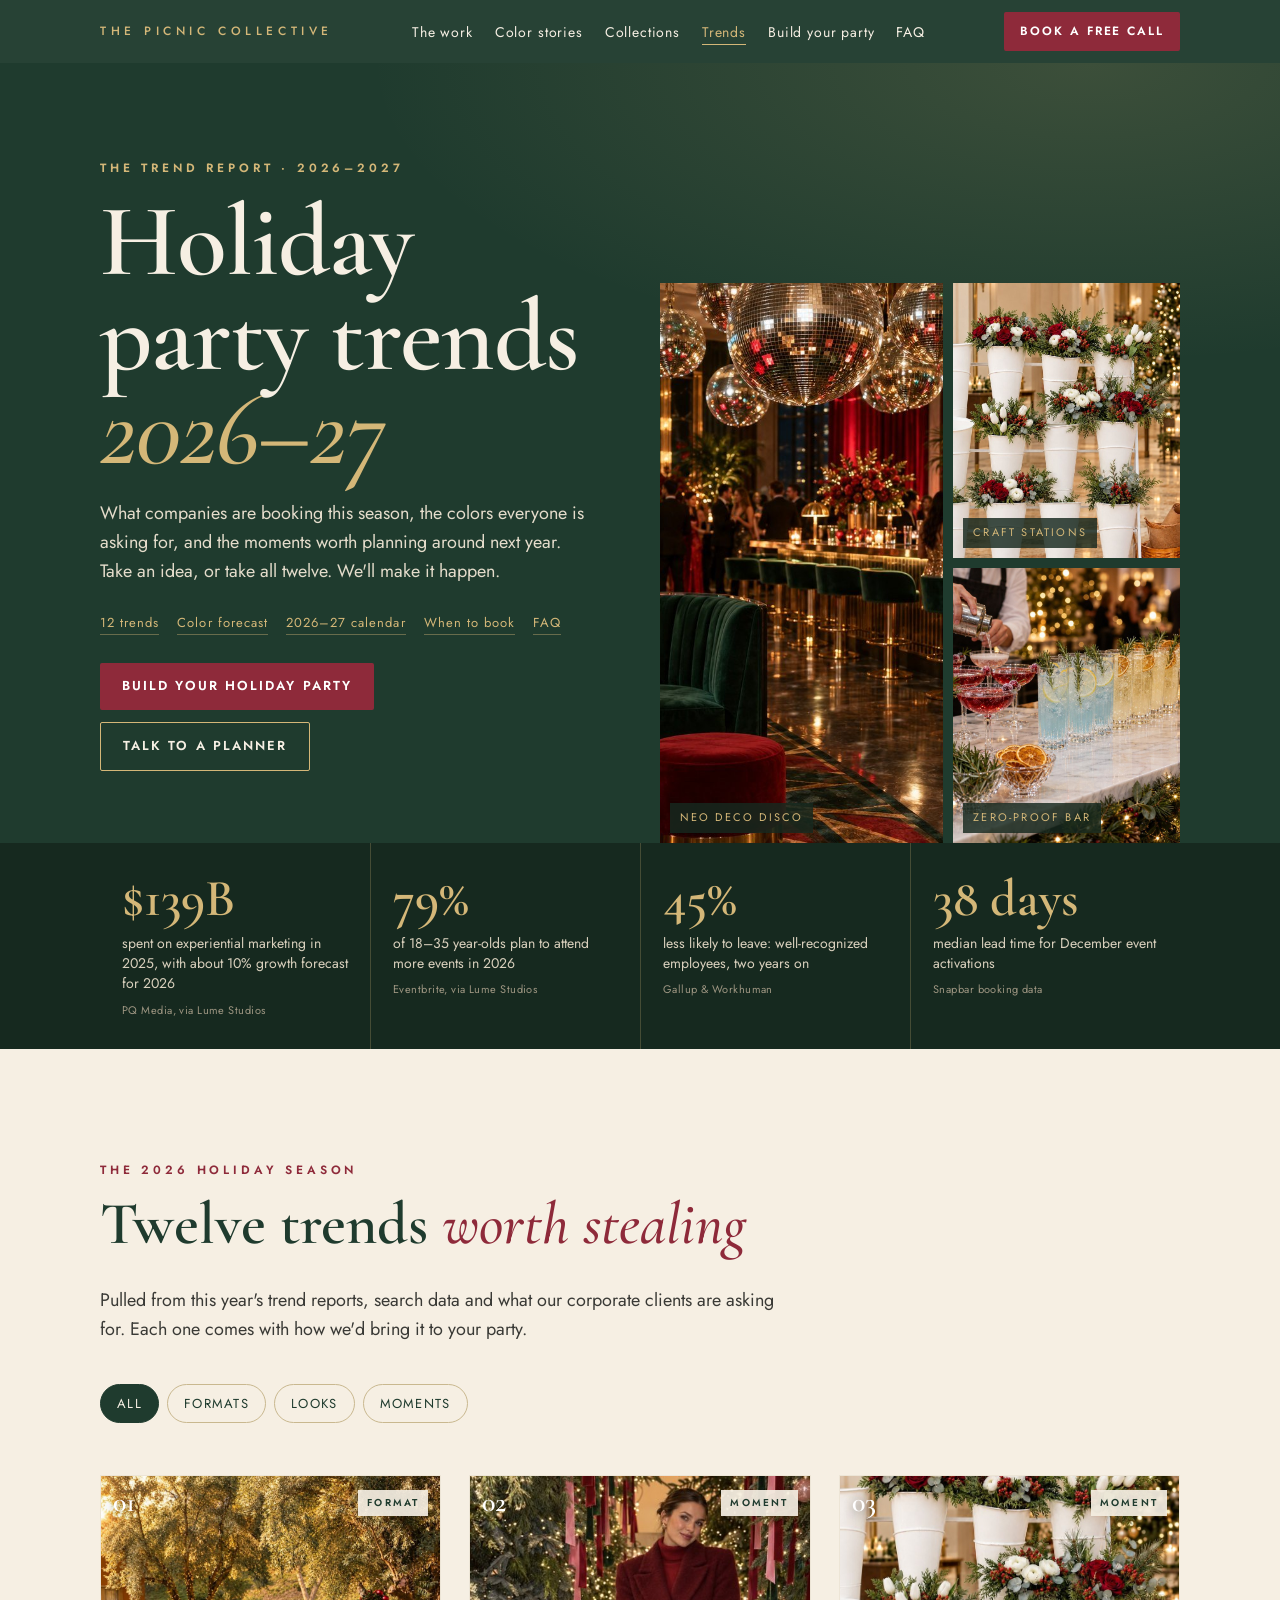
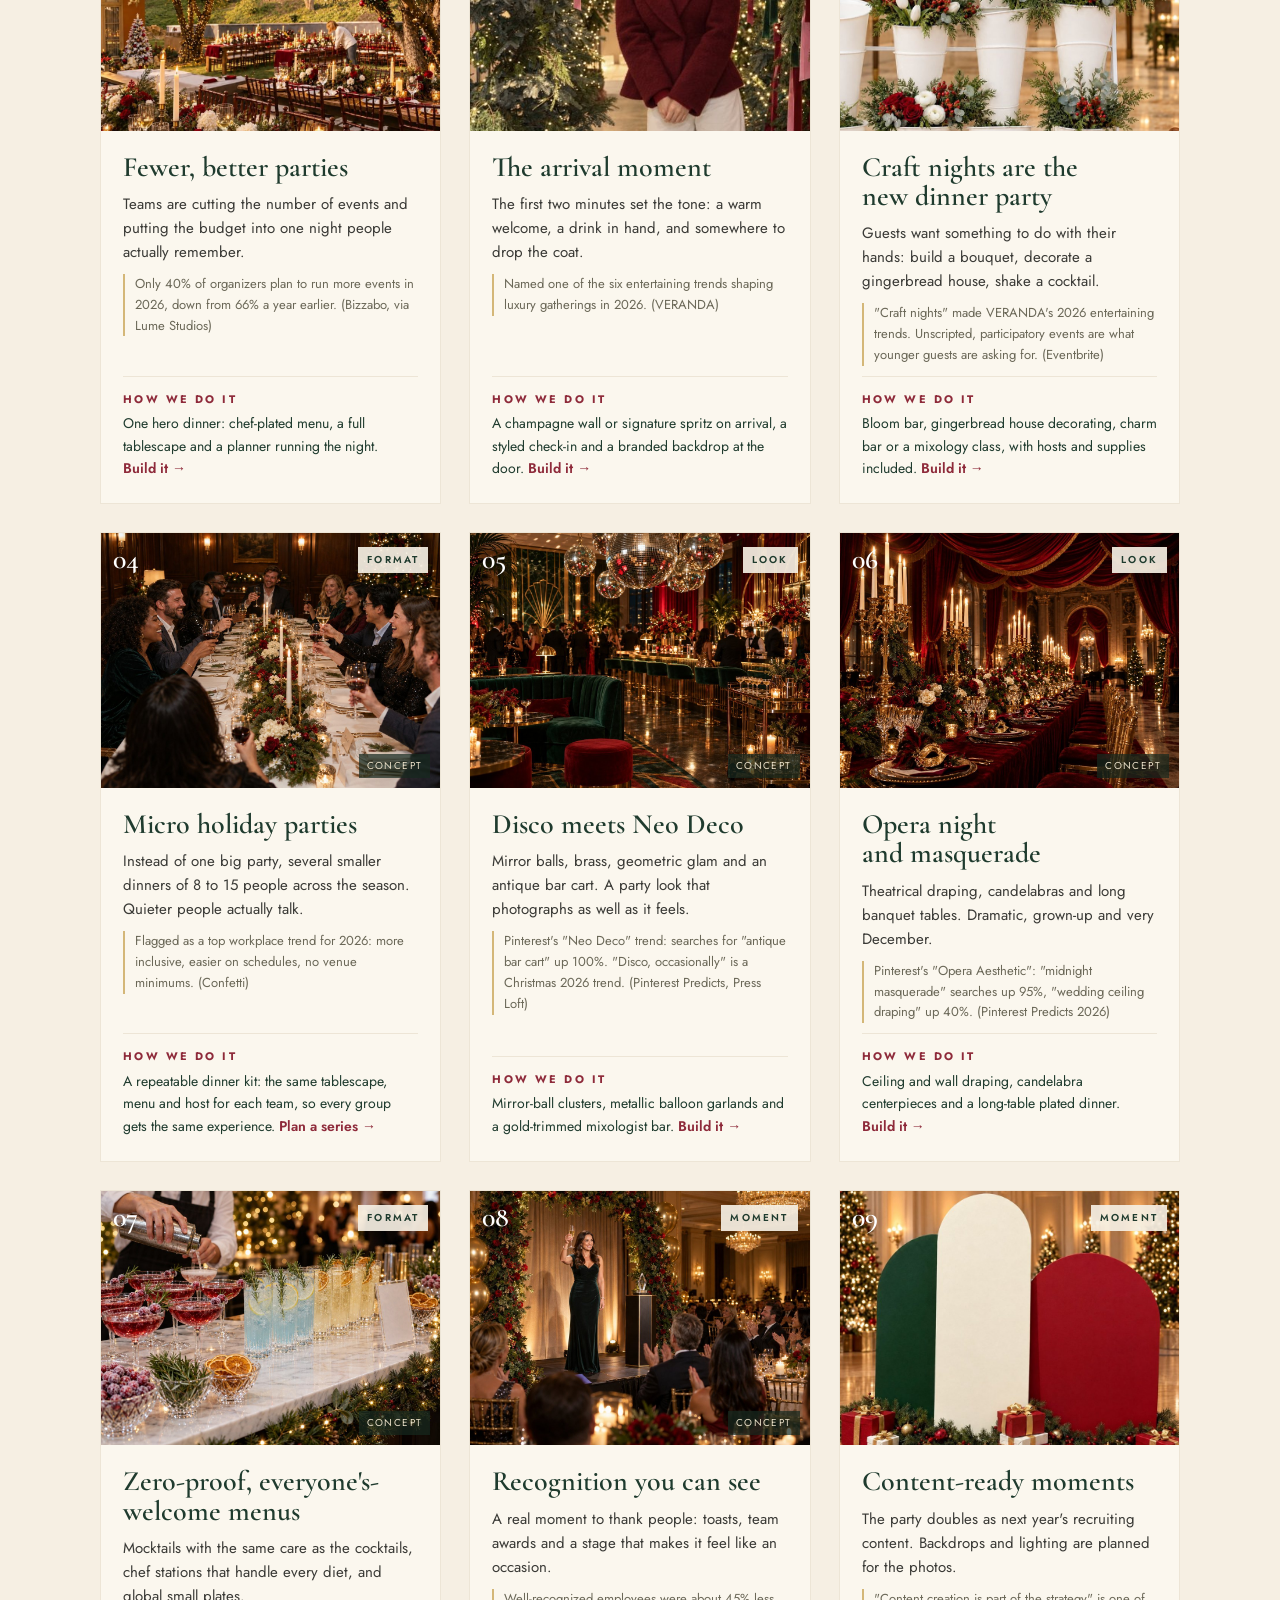
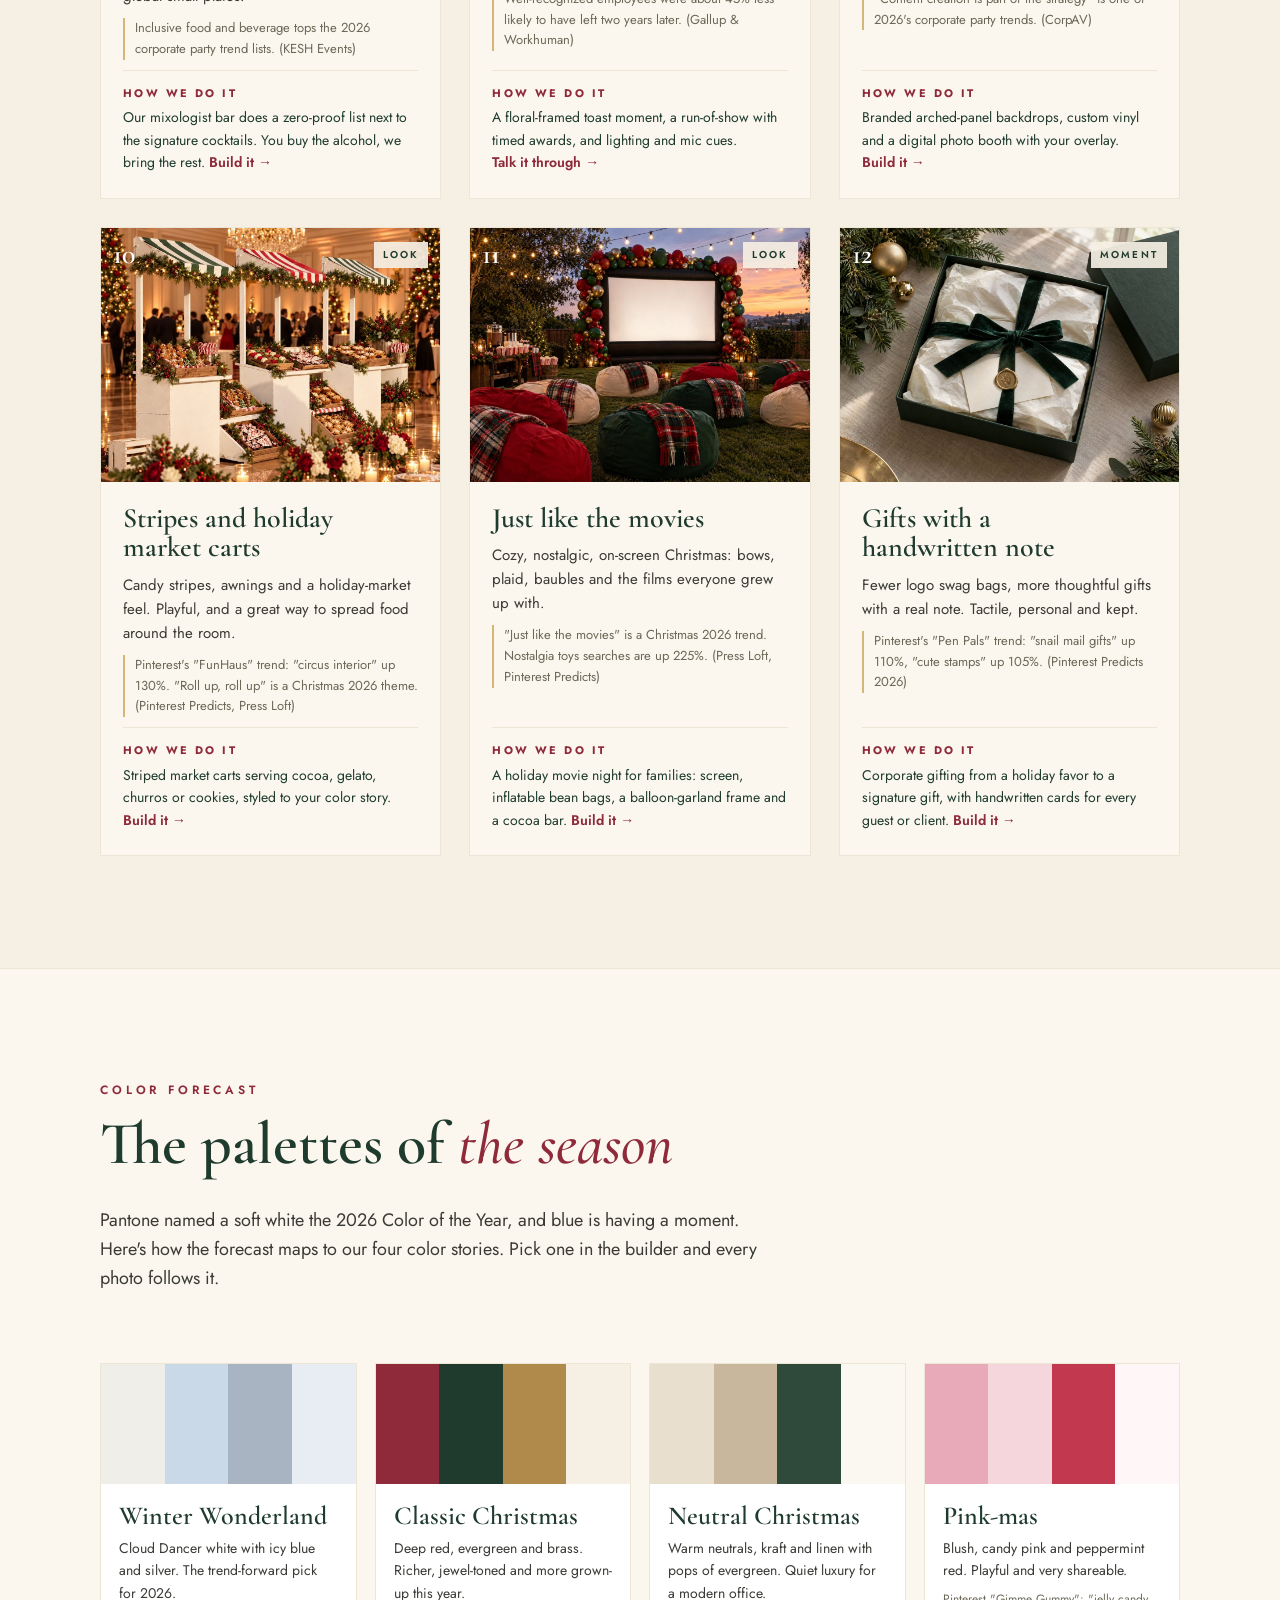
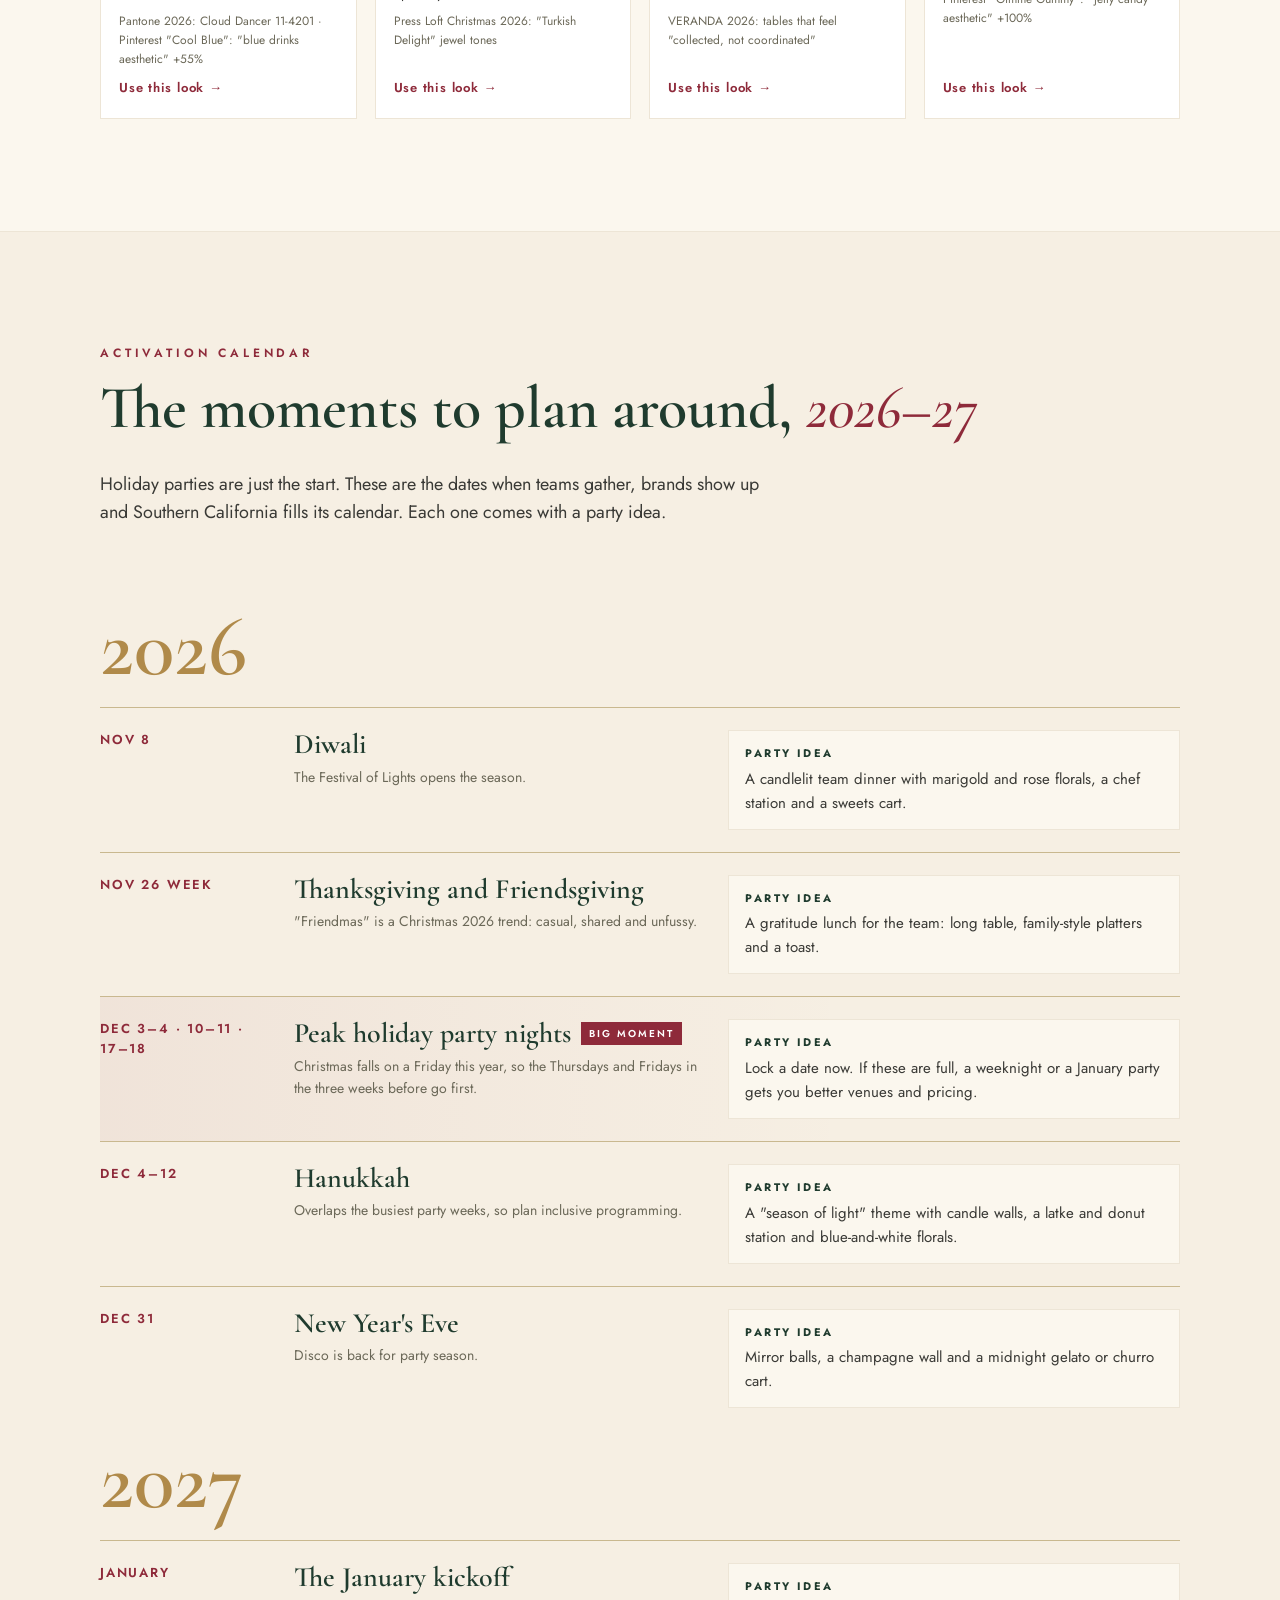
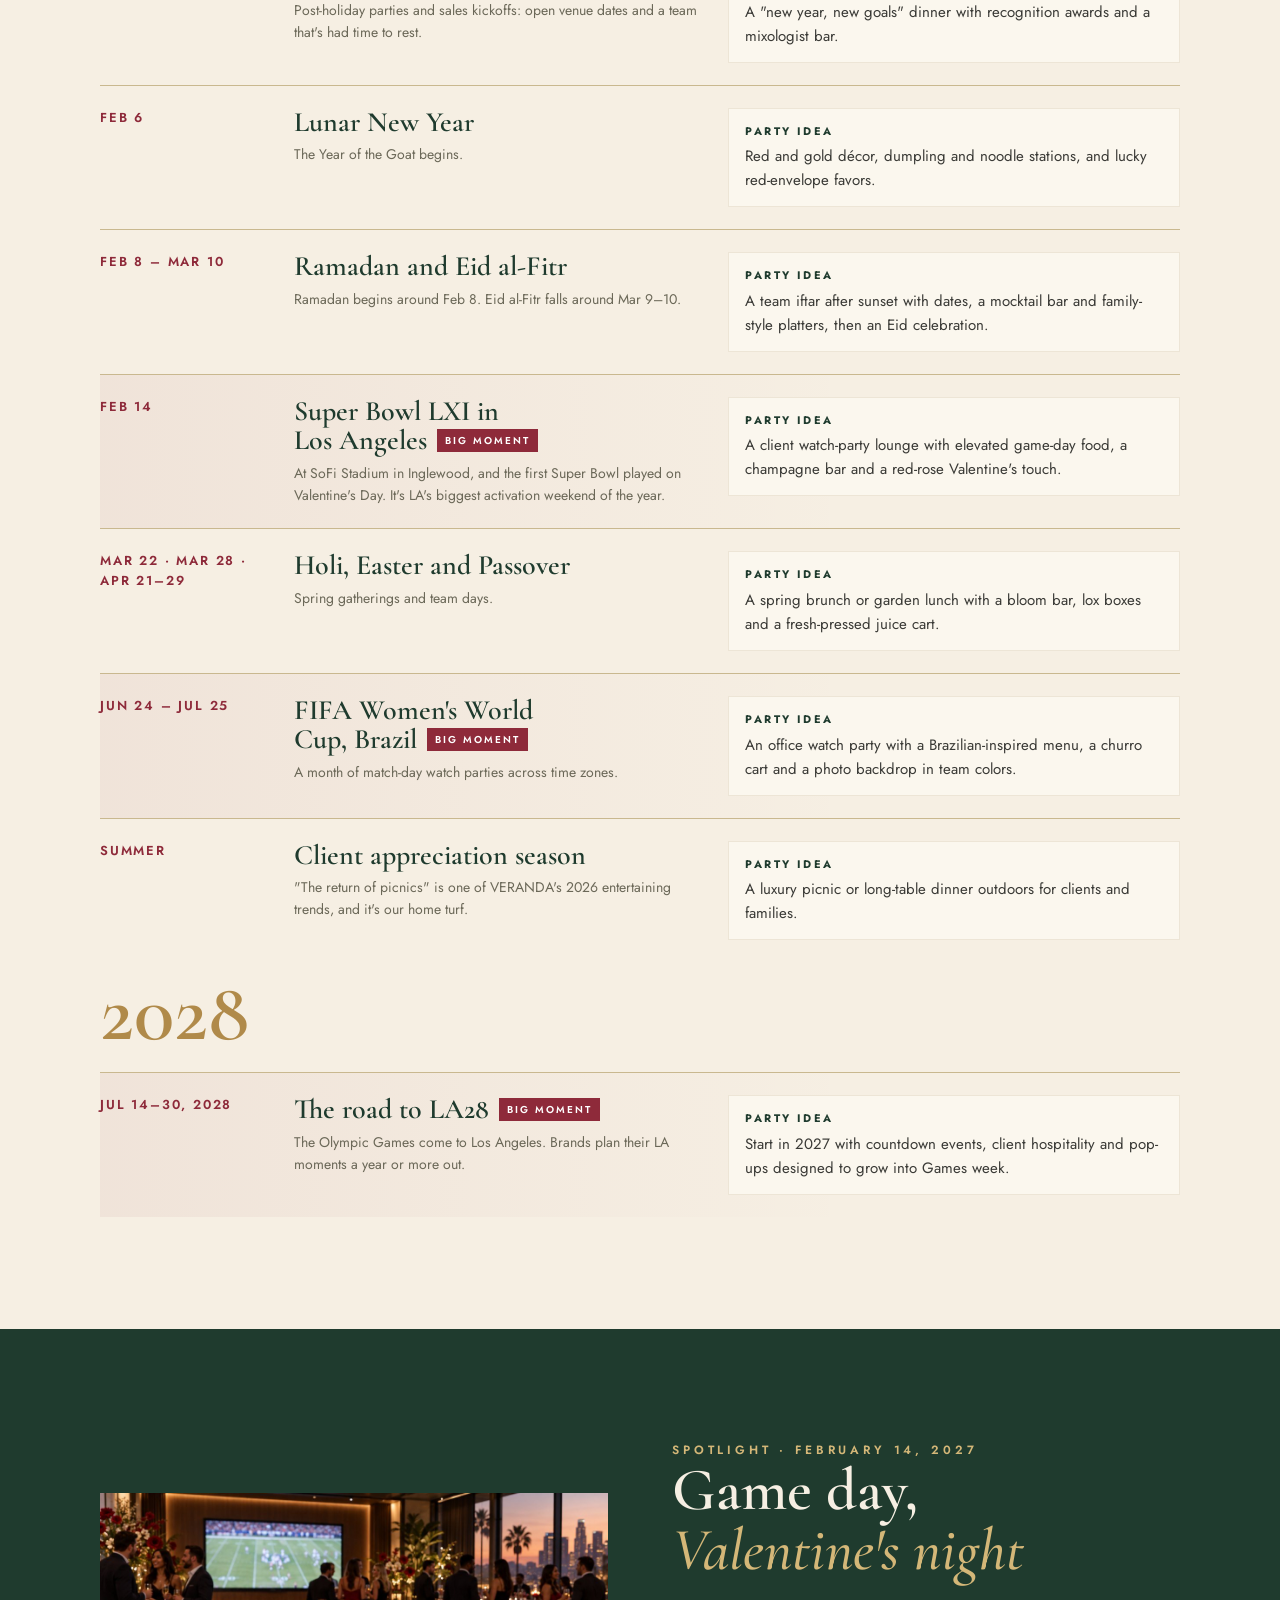
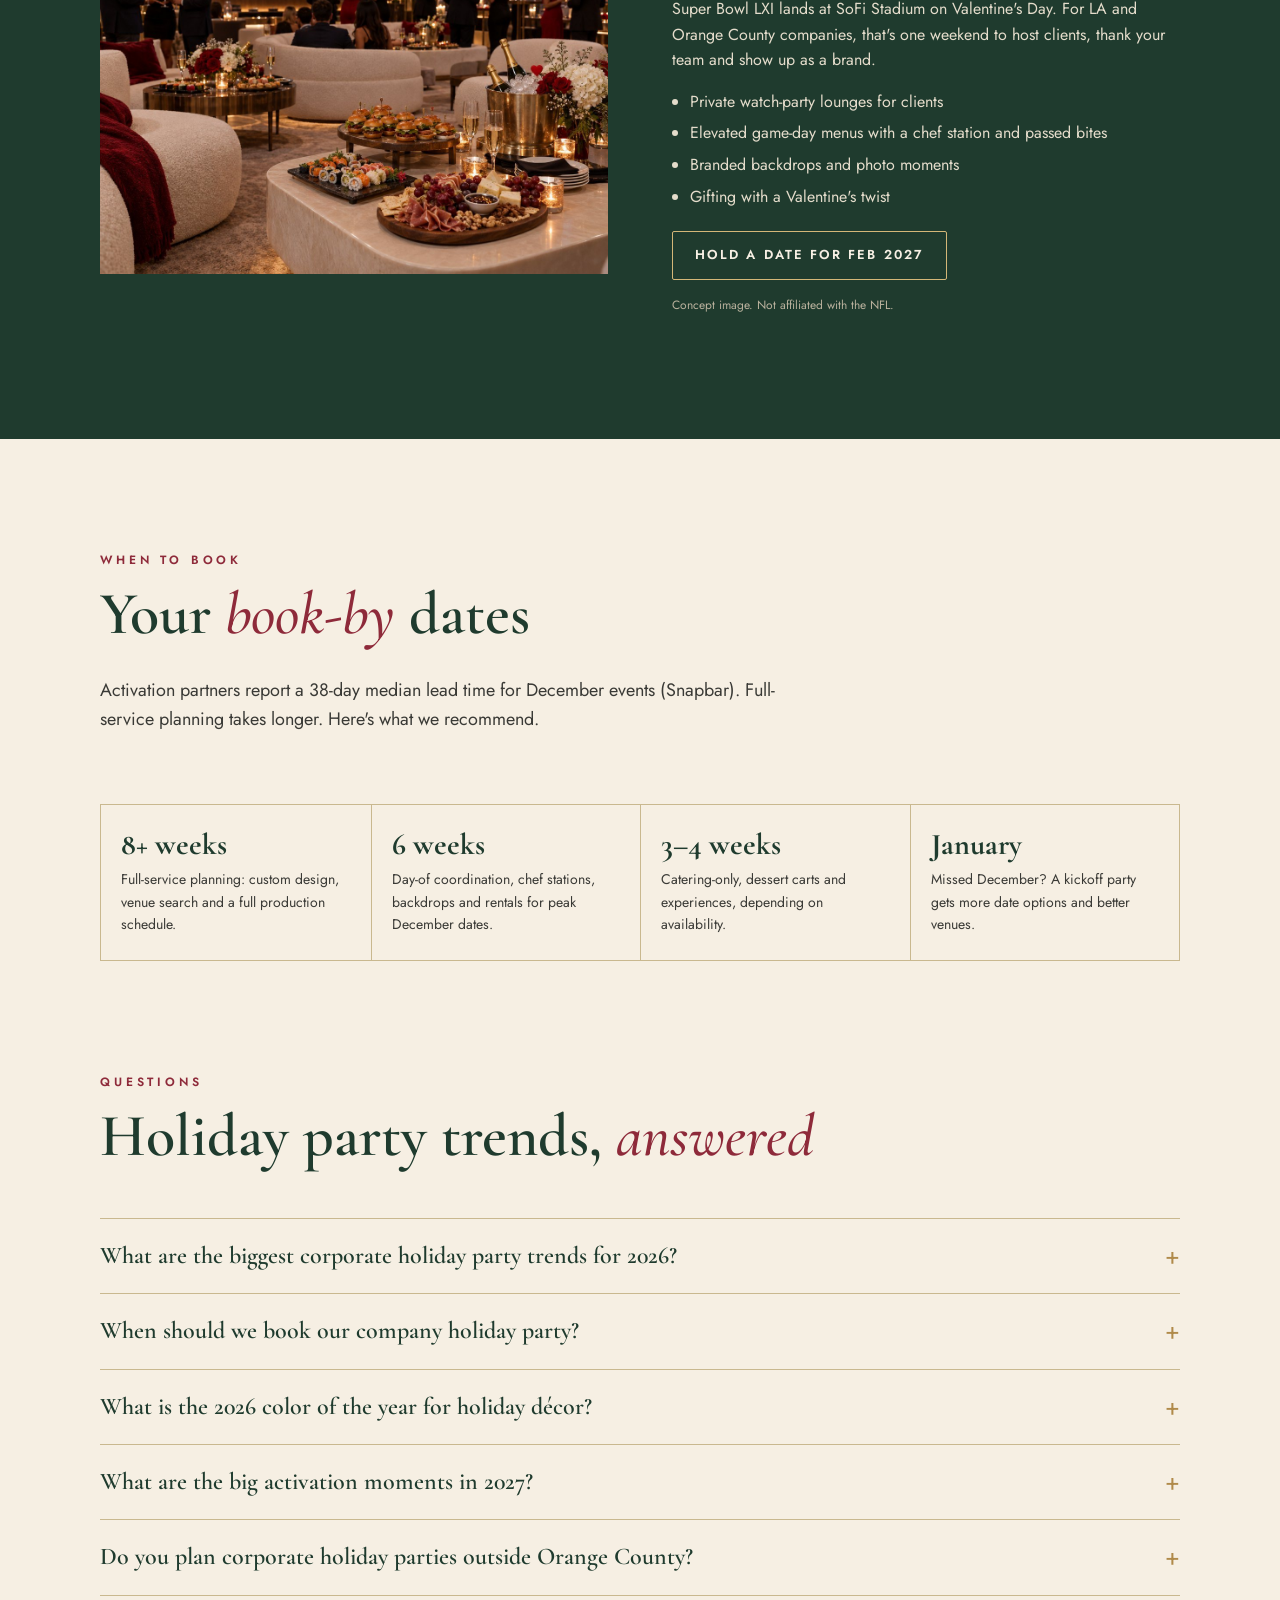
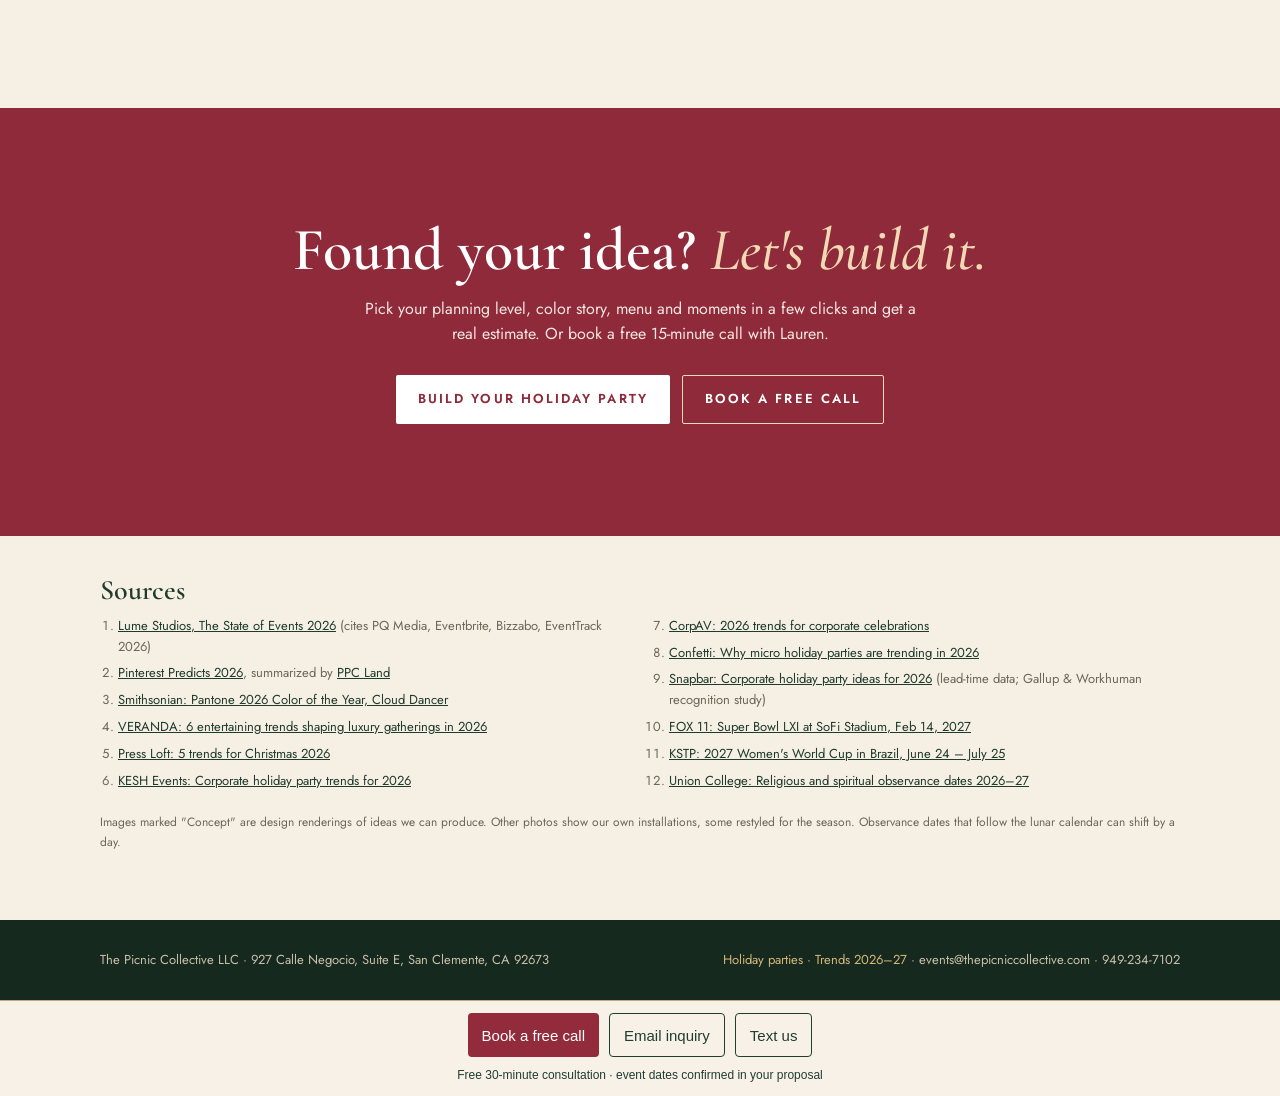
<file: holiday-parties/trends.html>
<!doctype html>
<html lang="en">
<head>
<!-- Google Ads: consult-click measurement; no enhanced conversions. -->
<script async src="https://www.googletagmanager.com/gtag/js?id=AW-10933789586"></script>
<script>
  window.dataLayer = window.dataLayer || [];
  function gtag(){dataLayer.push(arguments);}
  gtag('js', new Date());
  gtag('config', 'AW-10933789586', {allow_enhanced_conversions: false});
</script>

<meta charset="utf-8">
<meta name="viewport" content="width=device-width,initial-scale=1,viewport-fit=cover">
<title>Holiday Party Trends 2026–2027 | Corporate Event Ideas | The Picnic Collective</title>
<meta name="description" content="The corporate holiday party trends for 2026 and 2027: 12 ideas companies are booking now, the season's color forecast, and the activation calendar to plan around, from Diwali to Super Bowl LXI in Los Angeles. Curated by The Picnic Collective, Southern California event planners.">
<meta name="keywords" content="holiday party trends 2026, corporate holiday party ideas, company Christmas party ideas, holiday party ideas 2027, Orange County holiday party planner, Los Angeles corporate event planner, brand activation calendar 2027, Super Bowl LXI watch party, zero-proof holiday bar">
<meta name="author" content="The Picnic Collective">
<meta name="robots" content="index,follow,max-image-preview:large">
<meta property="og:type" content="article">
<meta property="og:title" content="Holiday Party Trends 2026–2027 | The Picnic Collective">
<meta property="og:description" content="12 holiday party trends, the 2026 color forecast and the 2026–27 activation calendar for corporate teams.">
<meta property="og:image" content="img/tr_disco.jpg">
<meta name="twitter:card" content="summary_large_image">
<link rel="preconnect" href="https://fonts.googleapis.com">
<link href="https://fonts.googleapis.com/css2?family=Cormorant+Garamond:ital,wght@0,500;0,600;0,700;1,500;1,600&family=Jost:wght@400;500;600&display=swap" rel="stylesheet">
<script type="application/ld+json">
{"@context":"https://schema.org","@graph":[
{"@type":"Article","headline":"Holiday Party Trends 2026–2027: Ideas, Colors and the Activation Calendar","description":"Twelve corporate holiday party trends for 2026, the color forecast and the 2026–27 activation calendar.","datePublished":"2026-10-13","dateModified":"2026-10-13","author":{"@type":"Organization","name":"The Picnic Collective"},"publisher":{"@type":"Organization","name":"The Picnic Collective","address":{"@type":"PostalAddress","streetAddress":"927 Calle Negocio, Suite E","addressLocality":"San Clemente","addressRegion":"CA","postalCode":"92673","addressCountry":"US"},"telephone":"+1-949-234-7102","email":"events@thepicniccollective.com"},"image":["img/tr_disco.jpg"],"about":["Corporate holiday parties","Event trends","Experiential marketing"]},
{"@type":"LocalBusiness","name":"The Picnic Collective","description":"Corporate holiday parties, catering, décor and brand activations in Orange County, Los Angeles and San Diego.","telephone":"+1-949-234-7102","email":"events@thepicniccollective.com","address":{"@type":"PostalAddress","streetAddress":"927 Calle Negocio, Suite E","addressLocality":"San Clemente","addressRegion":"CA","postalCode":"92673","addressCountry":"US"},"areaServed":["Orange County","Los Angeles","San Diego"]},
{"@type":"FAQPage","mainEntity":[
{"@type":"Question","name":"What are the biggest corporate holiday party trends for 2026?","acceptedAnswer":{"@type":"Answer","text":"Fewer but better parties, an intentional arrival moment, hands-on craft stations, zero-proof and inclusive menus, recognition moments, photo-ready backdrops, and glam looks like disco, Neo Deco and opera-style draping."}},
{"@type":"Question","name":"When should we book our company holiday party?","acceptedAnswer":{"@type":"Answer","text":"As early as you can. Christmas falls on a Friday in 2026, so Thursdays and Fridays on December 3–4, 10–11 and 17–18 book first. For a full-service December party, aim to lock your date six to eight weeks out. If December is full, a January kickoff party is a strong alternative."}},
{"@type":"Question","name":"What is the 2026 color of the year for holiday décor?","acceptedAnswer":{"@type":"Answer","text":"Pantone's 2026 Color of the Year is Cloud Dancer (PANTONE 11-4201), a soft white. It pairs well with Pinterest's Cool Blue trend for a winter wonderland palette, or with evergreen and warm neutrals."}},
{"@type":"Question","name":"What are the big activation moments in 2027?","acceptedAnswer":{"@type":"Answer","text":"Lunar New Year on February 6, Super Bowl LXI at SoFi Stadium in Los Angeles on February 14 (Valentine's Day), Ramadan and Eid al-Fitr in February and March, the FIFA Women's World Cup in Brazil from June 24 to July 25, and the run-up to the LA28 Olympics in July 2028."}},
{"@type":"Question","name":"Do you plan corporate holiday parties outside Orange County?","acceptedAnswer":{"@type":"Answer","text":"Yes. The Picnic Collective plans and produces holiday parties across Orange County, Los Angeles and San Diego."}}
]}]}
</script>
<style>
:root{
  --evergreen:#1F3B2E; --evergreen-2:#2A4A3B; --deep:#16291F;
  --cream:#F6EFE3; --paper:#FBF7EE; --linen:#EDE5D6;
  --cranberry:#8E2A3A; --brass:#B08A4A; --brass-lt:#D4B778; --brass-dk:#8A6A2F;
  --ink:#1B1B1A; --ink-2:#3A3A36; --muted:#6B6858; --rule:#C9B88F;
  --serif:'Cormorant Garamond',Georgia,'Times New Roman',serif;
  --sans:'Jost','Avenir Next','Helvetica Neue',Arial,sans-serif;
  color-scheme:light;
}
*{box-sizing:border-box}
html{scroll-behavior:smooth}
@media (prefers-reduced-motion:reduce){html{scroll-behavior:auto}*{animation:none!important;transition:none!important}}
body{margin:0;background:var(--cream);color:var(--ink);font-family:var(--sans);font-size:16px;line-height:1.6;-webkit-font-smoothing:antialiased;overflow-x:hidden}
a{color:var(--cranberry)}
img{max-width:100%;display:block}
.wrap{max-width:1160px;margin:0 auto;padding-inline:clamp(16px,4vw,40px)}
.eyebrow{font-size:12px;letter-spacing:.32em;text-transform:uppercase;color:var(--cranberry);font-weight:600}
h1,h2,h3,h4{font-family:var(--serif);font-weight:600;text-wrap:balance;margin:0;color:var(--evergreen)}
h2{font-size:clamp(36px,5.4vw,60px);line-height:1}
h2 i,h1 i{font-weight:500;color:var(--cranberry)}
.lead{font-size:clamp(16px,1.6vw,18px);color:var(--ink-2);max-width:62ch}
:focus-visible{outline:2px solid var(--brass);outline-offset:3px}
section{padding-block:clamp(64px,9vw,112px)}
.head{display:grid;gap:14px;margin-bottom:clamp(32px,5vw,52px)}

/* nav (matches the main page) */
.nav{position:sticky;top:env(safe-area-inset-top,0px);z-index:20;background:rgba(31,59,46,.96);color:var(--cream);backdrop-filter:blur(6px)}
.nav .wrap{display:flex;align-items:center;justify-content:space-between;gap:16px;padding-block:12px}
.brand{font-size:12px;letter-spacing:.38em;color:var(--brass-lt);font-weight:500;text-decoration:none;white-space:nowrap}
.nav ul{display:flex;gap:22px;list-style:none;margin:0;padding:0}
.nav ul a{color:var(--cream);text-decoration:none;font-size:14px;letter-spacing:.06em}
.nav ul a:hover,.nav ul a[aria-current]{color:var(--brass-lt)}
.nav ul a[aria-current]{border-bottom:1px solid var(--brass-lt);padding-bottom:2px}
.navr{display:flex;align-items:center;gap:14px}
.btn{display:inline-flex;align-items:center;justify-content:center;gap:8px;background:var(--cranberry);color:#fff;text-decoration:none;font-weight:600;font-size:13px;letter-spacing:.16em;text-transform:uppercase;padding:13px 22px;border:0;border-radius:2px;cursor:pointer;font-family:var(--sans)}
.btn:hover{background:#7a2231}
.btn.ghost{background:transparent;border:1px solid var(--brass-lt);color:var(--cream)}
.btn.ghost:hover{background:rgba(212,183,120,.12)}
.btn.line{background:transparent;border:1px solid var(--evergreen);color:var(--evergreen)}
.nav .btn{padding:10px 16px;font-size:12px}
.navtr{display:none;color:var(--cream);text-decoration:none;font-size:13px;letter-spacing:.08em}
@media (max-width:860px){.nav ul{display:none}.navtr{display:inline}}
@media (max-width:420px){.brand{letter-spacing:.22em;font-size:11px}.nav .btn{padding:9px 11px;font-size:11px;letter-spacing:.1em}}

/* hero */
.thero{background:var(--evergreen);color:var(--cream);position:relative;overflow:hidden;padding-block:clamp(56px,8vw,96px) 0}
.thero::before{content:"";position:absolute;inset:0;background:radial-gradient(1200px 500px at 85% 0%,rgba(212,183,120,.16),transparent 60%);pointer-events:none}
.thero .wrap{position:relative;display:grid;grid-template-columns:minmax(0,1fr) minmax(0,1.05fr);gap:clamp(28px,5vw,64px);align-items:end}
.thero .eyebrow{color:var(--brass-lt)}
.thero h1{color:var(--cream);font-size:clamp(48px,8vw,104px);line-height:.92;letter-spacing:-.01em;margin-top:16px}
.thero h1 i{color:var(--brass-lt)}
.thero p{color:#E4DCCB;max-width:46ch;font-size:clamp(16px,1.6vw,18px);margin:22px 0 28px}
.thero .ctas{display:flex;flex-wrap:wrap;gap:12px;margin-bottom:clamp(40px,6vw,72px)}
.jump{display:flex;flex-wrap:wrap;gap:8px 18px;font-size:13px;letter-spacing:.08em;margin-bottom:28px}
.jump a{color:var(--brass-lt);text-decoration:none;border-bottom:1px solid rgba(212,183,120,.4)}
.mosaic{display:grid;grid-template-columns:1.25fr 1fr;grid-template-rows:1fr 1fr;gap:10px;height:clamp(380px,46vw,560px)}
.mosaic figure{margin:0;position:relative;overflow:hidden}
.mosaic figure:first-child{grid-row:1/3}
.mosaic img{width:100%;height:100%;object-fit:cover;transition:transform .8s ease}
.mosaic figure:hover img{transform:scale(1.04)}
.mosaic figcaption{position:absolute;left:10px;bottom:10px;background:rgba(22,41,31,.82);color:var(--brass-lt);font-size:11px;letter-spacing:.2em;text-transform:uppercase;padding:6px 10px}
@media (max-width:860px){.thero .wrap{grid-template-columns:1fr}.mosaic{height:auto;grid-template-rows:200px 200px}.thero .ctas{margin-bottom:8px}}

/* stats */
.tstats{background:var(--deep);color:var(--cream)}
.tstats .wrap{display:grid;grid-template-columns:repeat(4,1fr);gap:0}
.tstats .s{padding:30px 22px;border-left:1px solid rgba(212,183,120,.25)}
.tstats .s:first-child{border-left:0}
.tstats b{display:block;font-family:var(--serif);font-size:clamp(36px,4.4vw,52px);line-height:1;color:var(--brass-lt);font-weight:600}
.tstats span{display:block;font-size:14px;color:#D9D0BD;margin-top:8px;line-height:1.45}
.tstats small{display:block;font-size:11px;color:#9E9682;margin-top:8px;letter-spacing:.04em}
@media (max-width:860px){.tstats .wrap{grid-template-columns:1fr 1fr}.tstats .s:nth-child(3){border-left:0}.tstats .s{border-top:1px solid rgba(212,183,120,.18)}}
@media (max-width:420px){.tstats .s{padding:22px 14px}}

/* trends grid */
.chips{display:flex;flex-wrap:wrap;gap:8px;margin-top:8px}
.chip{font-family:var(--sans);font-size:13px;letter-spacing:.1em;text-transform:uppercase;padding:9px 16px;border:1px solid var(--rule);background:transparent;color:var(--evergreen);cursor:pointer;border-radius:999px}
.chip[aria-pressed="true"]{background:var(--evergreen);color:var(--cream);border-color:var(--evergreen)}
.tgrid{display:grid;grid-template-columns:repeat(3,minmax(0,1fr));gap:clamp(18px,2.4vw,28px)}
.trend{background:var(--paper);border:1px solid var(--linen);display:flex;flex-direction:column;transition:transform .3s ease,box-shadow .3s ease}
.trend:hover{transform:translateY(-4px);box-shadow:0 18px 40px -24px rgba(31,59,46,.45)}
.trend[hidden]{display:none}
.trend .ph{position:relative;aspect-ratio:4/3;overflow:hidden}
.trend .ph img{width:100%;height:100%;object-fit:cover}
.trend .no{position:absolute;top:12px;left:12px;font-family:var(--serif);font-size:28px;line-height:1;color:#fff;text-shadow:0 2px 10px rgba(0,0,0,.45);font-weight:600}
.trend .cat{position:absolute;top:14px;right:12px;font-size:10px;letter-spacing:.22em;text-transform:uppercase;background:rgba(246,239,227,.92);color:var(--evergreen);padding:5px 9px;font-weight:600}
.trend .concept{position:absolute;bottom:10px;right:10px;font-size:10px;letter-spacing:.14em;text-transform:uppercase;background:rgba(22,41,31,.7);color:#E9DFC8;padding:4px 8px}
.trend .bd{padding:22px 22px 24px;display:flex;flex-direction:column;gap:10px;flex:1}
.trend h3{font-size:28px;line-height:1.05}
.trend p{margin:0;color:var(--ink-2);font-size:15px}
.trend .data{font-size:13px;color:var(--muted);border-left:2px solid var(--brass-lt);padding-left:10px}
.trend .how{margin-top:auto;padding-top:14px;border-top:1px solid var(--linen);font-size:14px;color:var(--evergreen)}
.trend .how b{font-size:11px;letter-spacing:.22em;text-transform:uppercase;color:var(--cranberry);display:block;margin-bottom:4px}
.trend .how a{font-weight:600;text-decoration:none;white-space:nowrap}
@media (max-width:980px){.tgrid{grid-template-columns:repeat(2,minmax(0,1fr))}}
@media (max-width:620px){.tgrid{grid-template-columns:1fr}}

/* color forecast */
.colors{background:var(--paper);border-block:1px solid var(--linen)}
.pal{display:grid;grid-template-columns:repeat(4,minmax(0,1fr));gap:18px}
.pc{background:#fff;border:1px solid var(--linen);display:flex;flex-direction:column}
.pc .sw{display:flex;height:120px}
.pc .sw span{flex:1}
.pc .bd{padding:18px 18px 20px;display:flex;flex-direction:column;gap:8px;flex:1}
.pc h3{font-size:26px;line-height:1.05}
.pc p{margin:0;font-size:14px;color:var(--ink-2)}
.pc .src{font-size:12px;color:var(--muted)}
.pc a{margin-top:auto;font-size:13px;font-weight:600;text-decoration:none;letter-spacing:.06em}
@media (max-width:980px){.pal{grid-template-columns:1fr 1fr}}
@media (max-width:520px){.pal{grid-template-columns:1fr}}

/* calendar */
.cal{display:grid;gap:0;position:relative}
.yr{font-family:var(--serif);font-size:clamp(48px,7vw,84px);color:var(--brass);line-height:1;margin:8px 0 18px;font-weight:600}
.ev{display:grid;grid-template-columns:170px minmax(0,1fr) minmax(0,1.1fr);gap:24px;padding:22px 0;border-top:1px solid var(--rule);align-items:start}
.ev .dt{font-size:13px;letter-spacing:.14em;text-transform:uppercase;color:var(--cranberry);font-weight:600;line-height:1.5}
.ev h3{font-size:28px;line-height:1.05}
.ev .why{font-size:14px;color:var(--muted);margin-top:6px}
.ev .idea{font-size:15px;color:var(--ink-2);background:var(--paper);border:1px solid var(--linen);padding:14px 16px}
.ev .idea b{display:block;font-size:11px;letter-spacing:.22em;text-transform:uppercase;color:var(--evergreen);margin-bottom:4px}
.ev.hot{background:linear-gradient(90deg,rgba(142,42,58,.06),transparent 70%)}
.ev.hot h3::after{content:"Big moment";font-family:var(--sans);font-size:10px;letter-spacing:.2em;text-transform:uppercase;background:var(--cranberry);color:#fff;padding:4px 8px;margin-left:10px;vertical-align:middle;position:relative;top:-3px;white-space:nowrap}
@media (max-width:860px){.ev{grid-template-columns:1fr;gap:10px}.ev h3{font-size:26px}}

/* feature band */
.feat{background:var(--evergreen);color:var(--cream)}
.feat .wrap{display:grid;grid-template-columns:1fr 1fr;gap:clamp(28px,5vw,64px);align-items:center}
.feat h2{color:var(--cream)}
.feat h2 i{color:var(--brass-lt)}
.feat .eyebrow{color:var(--brass-lt)}
.feat p{color:#E4DCCB}
.feat img{width:100%;aspect-ratio:4/3;object-fit:cover}
.feat ul{padding-left:18px;color:#E4DCCB;margin:0 0 22px}
.feat li{margin:6px 0}
@media (max-width:860px){.feat .wrap{grid-template-columns:1fr}}

/* book-by */
.bookby{display:grid;grid-template-columns:repeat(4,minmax(0,1fr));gap:0;border:1px solid var(--rule)}
.bookby div{padding:24px 20px;border-left:1px solid var(--rule)}
.bookby div:first-child{border-left:0}
.bookby b{display:block;font-family:var(--serif);font-size:30px;color:var(--evergreen);line-height:1.05}
.bookby span{display:block;font-size:14px;color:var(--ink-2);margin-top:8px}
@media (max-width:860px){.bookby{grid-template-columns:1fr 1fr}.bookby div:nth-child(3){border-left:0}.bookby div:nth-child(n+3){border-top:1px solid var(--rule)}}

/* faq */
.faq details{border-top:1px solid var(--rule);padding:18px 0}
.faq details:last-child{border-bottom:1px solid var(--rule)}
.faq summary{font-family:var(--serif);font-size:24px;color:var(--evergreen);cursor:pointer;list-style:none;display:flex;justify-content:space-between;gap:16px;font-weight:600}
.faq summary::after{content:"+";color:var(--brass);font-family:var(--sans);font-weight:400}
.faq details[open] summary::after{content:"–"}
.faq p{margin:10px 0 0;color:var(--ink-2);max-width:72ch}

/* cta */
.tcta{background:var(--cranberry);color:#fff;text-align:center}
.tcta h2{color:#fff}
.tcta h2 i{color:#F2D9B5}
.tcta p{color:#F6E6E0;margin:16px auto 28px;max-width:56ch}
.tcta .btn{background:#fff;color:var(--cranberry)}
.tcta .btn.ghost{background:transparent;border:1px solid #F2D9B5;color:#fff}
.tcta .ctas{display:flex;flex-wrap:wrap;gap:12px;justify-content:center}

.sources{font-size:13px;color:var(--muted);padding-block:40px 56px}
.sources h2{font-size:28px;margin-bottom:12px}
.sources ol{columns:2;column-gap:40px;padding-left:18px;margin:0}
.sources li{break-inside:avoid;margin-bottom:6px}
.sources a{color:var(--evergreen)}
@media (max-width:760px){.sources ol{columns:1}}
.fine{font-size:12px;color:var(--muted);margin-top:16px}
footer{background:#16291F;color:#C9BFA8;font-size:13px}
footer .wrap{padding-block:30px;display:flex;flex-wrap:wrap;justify-content:space-between;gap:14px}
footer a{color:var(--brass-lt);text-decoration:none}
.reveal{opacity:0;transform:translateY(18px);transition:opacity .7s ease,transform .7s ease}
.reveal.in{opacity:1;transform:none}
</style>
<script src="../meta-pixel.js?v=meta-live-1" data-pixel-id="547128289323855" defer></script>
<link rel="stylesheet" href="../booking-path.css">
</head>
<body>

<nav class="nav" aria-label="Main">
  <div class="wrap">
    <a class="brand" href="index.html#top">THE PICNIC COLLECTIVE</a>
    <ul>
      <li><a href="index.html#work">The work</a></li>
      <li><a href="index.html#colors">Color stories</a></li>
      <li><a href="index.html#collections">Collections</a></li>
      <li><a href="trends.html" aria-current="page">Trends</a></li>
      <li><a href="index.html#planner">Build your party</a></li>
      <li><a href="index.html#faq">FAQ</a></li>
    </ul>
    <div class="navr">
      <a class="navtr" href="index.html#planner">Build</a>
      <a class="btn" href="index.html#call">Book a free call</a>
    </div>
  </div>
</nav>

<main>
<header class="thero" id="top">
  <div class="wrap">
    <div>
      <div class="eyebrow">The trend report · 2026–2027</div>
      <h1>Holiday party trends <i>2026–27</i></h1>
      <p>What companies are booking this season, the colors everyone is asking for, and the moments worth planning around next year. Take an idea, or take all twelve. We'll make it happen.</p>
      <nav class="jump" aria-label="On this page">
        <a href="#trends">12 trends</a><a href="#colors">Color forecast</a><a href="#calendar">2026–27 calendar</a><a href="#bookby">When to book</a><a href="#faq">FAQ</a>
      </nav>
      <div class="ctas">
        <a class="btn" href="index.html#planner">Build your holiday party</a>
        <a class="btn ghost" href="index.html#call">Talk to a planner</a>
      </div>
    </div>
    <div class="mosaic">
      <figure><img src="img/tr_disco.jpg" alt="Holiday party lounge with mirror disco balls over a brass bar and emerald velvet seating"><figcaption>Neo Deco disco</figcaption></figure>
      <figure><img src="img/bloombar.jpg" alt="Holiday bloom bar with red roses, white ranunculus and evergreen in white buckets"><figcaption>Craft stations</figcaption></figure>
      <figure><img src="img/tr_zero.jpg" alt="Zero-proof holiday mocktail bar with cranberry spritzes and rosemary"><figcaption>Zero-proof bar</figcaption></figure>
    </div>
  </div>
</header>

<div class="tstats" aria-label="The numbers behind the trends">
  <div class="wrap">
    <div class="s"><b>$139B</b><span>spent on experiential marketing in 2025, with about 10% growth forecast for 2026</span><small>PQ Media, via Lume Studios</small></div>
    <div class="s"><b>79%</b><span>of 18–35 year-olds plan to attend more events in 2026</span><small>Eventbrite, via Lume Studios</small></div>
    <div class="s"><b>45%</b><span>less likely to leave: well-recognized employees, two years on</span><small>Gallup &amp; Workhuman</small></div>
    <div class="s"><b>38 days</b><span>median lead time for December event activations</span><small>Snapbar booking data</small></div>
  </div>
</div>

<section id="trends">
  <div class="wrap">
    <div class="head reveal">
      <div class="eyebrow">The 2026 holiday season</div>
      <h2>Twelve trends <i>worth stealing</i></h2>
      <p class="lead">Pulled from this year's trend reports, search data and what our corporate clients are asking for. Each one comes with how we'd bring it to your party.</p>
      <div class="chips" role="group" aria-label="Filter trends">
        <button class="chip" aria-pressed="true" data-f="all">All</button>
        <button class="chip" aria-pressed="false" data-f="format">Formats</button>
        <button class="chip" aria-pressed="false" data-f="look">Looks</button>
        <button class="chip" aria-pressed="false" data-f="moment">Moments</button>
      </div>
    </div>
    <div class="tgrid" id="tgrid">

      <article class="trend reveal" data-c="format">
        <div class="ph"><img src="img/plated.jpg" alt="Plated holiday dinner on a candlelit tablescape" loading="lazy"><span class="no">01</span><span class="cat">Format</span></div>
        <div class="bd">
          <h3>Fewer, better parties</h3>
          <p>Teams are cutting the number of events and putting the budget into one night people actually remember.</p>
          <div class="data">Only 40% of organizers plan to run more events in 2026, down from 66% a year earlier. (Bizzabo, via Lume Studios)</div>
          <div class="how"><b>How we do it</b>One hero dinner: chef-plated menu, a full tablescape and a planner running the night. <a href="index.html#planner">Build it →</a></div>
        </div>
      </article>

      <article class="trend reveal" data-c="moment">
        <div class="ph"><img src="img/ribbon_trees.jpg" alt="An entrance aisle of lit trees hung with velvet ribbons" loading="lazy"><span class="no">02</span><span class="cat">Moment</span></div>
        <div class="bd">
          <h3>The arrival moment</h3>
          <p>The first two minutes set the tone: a warm welcome, a drink in hand, and somewhere to drop the coat.</p>
          <div class="data">Named one of the six entertaining trends shaping luxury gatherings in 2026. (VERANDA)</div>
          <div class="how"><b>How we do it</b>A champagne wall or signature spritz on arrival, a styled check-in and a branded backdrop at the door. <a href="index.html#planner">Build it →</a></div>
        </div>
      </article>

      <article class="trend reveal" data-c="moment">
        <div class="ph"><img src="img/bloombar.jpg" alt="Holiday bloom bar with red and white stems" loading="lazy"><span class="no">03</span><span class="cat">Moment</span></div>
        <div class="bd">
          <h3>Craft nights are the new dinner party</h3>
          <p>Guests want something to do with their hands: build a bouquet, decorate a gingerbread house, shake a cocktail.</p>
          <div class="data">"Craft nights" made VERANDA's 2026 entertaining trends. Unscripted, participatory events are what younger guests are asking for. (Eventbrite)</div>
          <div class="how"><b>How we do it</b>Bloom bar, gingerbread house decorating, charm bar or a mixology class, with hosts and supplies included. <a href="index.html#planner">Build it →</a></div>
        </div>
      </article>

      <article class="trend reveal" data-c="format">
        <div class="ph"><img src="img/tr_micro.jpg" alt="Intimate holiday team dinner in a candlelit private dining room" loading="lazy"><span class="no">04</span><span class="cat">Format</span><span class="concept">Concept</span></div>
        <div class="bd">
          <h3>Micro holiday parties</h3>
          <p>Instead of one big party, several smaller dinners of 8 to 15 people across the season. Quieter people actually talk.</p>
          <div class="data">Flagged as a top workplace trend for 2026: more inclusive, easier on schedules, no venue minimums. (Confetti)</div>
          <div class="how"><b>How we do it</b>A repeatable dinner kit: the same tablescape, menu and host for each team, so every group gets the same experience. <a href="index.html#call">Plan a series →</a></div>
        </div>
      </article>

      <article class="trend reveal" data-c="look">
        <div class="ph"><img src="img/tr_disco.jpg" alt="Mirror disco balls above a brass bar with emerald seating" loading="lazy"><span class="no">05</span><span class="cat">Look</span><span class="concept">Concept</span></div>
        <div class="bd">
          <h3>Disco meets Neo Deco</h3>
          <p>Mirror balls, brass, geometric glam and an antique bar cart. A party look that photographs as well as it feels.</p>
          <div class="data">Pinterest's "Neo Deco" trend: searches for "antique bar cart" up 100%. "Disco, occasionally" is a Christmas 2026 trend. (Pinterest Predicts, Press Loft)</div>
          <div class="how"><b>How we do it</b>Mirror-ball clusters, metallic balloon garlands and a gold-trimmed mixologist bar. <a href="index.html#planner">Build it →</a></div>
        </div>
      </article>

      <article class="trend reveal" data-c="look">
        <div class="ph"><img src="img/tr_opera.jpg" alt="Red velvet draping over a candlelit banquet with gold candelabras" loading="lazy"><span class="no">06</span><span class="cat">Look</span><span class="concept">Concept</span></div>
        <div class="bd">
          <h3>Opera night and masquerade</h3>
          <p>Theatrical draping, candelabras and long banquet tables. Dramatic, grown-up and very December.</p>
          <div class="data">Pinterest's "Opera Aesthetic": "midnight masquerade" searches up 95%, "wedding ceiling draping" up 40%. (Pinterest Predicts 2026)</div>
          <div class="how"><b>How we do it</b>Ceiling and wall draping, candelabra centerpieces and a long-table plated dinner. <a href="index.html#planner">Build it →</a></div>
        </div>
      </article>

      <article class="trend reveal" data-c="format">
        <div class="ph"><img src="img/tr_zero.jpg" alt="Zero-proof mocktail bar with spritzes and garnishes" loading="lazy"><span class="no">07</span><span class="cat">Format</span><span class="concept">Concept</span></div>
        <div class="bd">
          <h3>Zero-proof, everyone's-welcome menus</h3>
          <p>Mocktails with the same care as the cocktails, chef stations that handle every diet, and global small plates.</p>
          <div class="data">Inclusive food and beverage tops the 2026 corporate party trend lists. (KESH Events)</div>
          <div class="how"><b>How we do it</b>Our mixologist bar does a zero-proof list next to the signature cocktails. You buy the alcohol, we bring the rest. <a href="index.html#planner">Build it →</a></div>
        </div>
      </article>

      <article class="trend reveal" data-c="moment">
        <div class="ph"><img src="img/tr_toast.jpg" alt="Colleagues applaud during a holiday party toast in a ballroom" loading="lazy"><span class="no">08</span><span class="cat">Moment</span><span class="concept">Concept</span></div>
        <div class="bd">
          <h3>Recognition you can see</h3>
          <p>A real moment to thank people: toasts, team awards and a stage that makes it feel like an occasion.</p>
          <div class="data">Well-recognized employees were about 45% less likely to have left two years later. (Gallup &amp; Workhuman)</div>
          <div class="how"><b>How we do it</b>A floral-framed toast moment, a run-of-show with timed awards, and lighting and mic cues. <a href="index.html#call">Talk it through →</a></div>
        </div>
      </article>

      <article class="trend reveal" data-c="moment">
        <div class="ph"><img src="img/revolve.jpg" alt="Arched panel backdrop in a hotel ballroom" loading="lazy"><span class="no">09</span><span class="cat">Moment</span></div>
        <div class="bd">
          <h3>Content-ready moments</h3>
          <p>The party doubles as next year's recruiting content. Backdrops and lighting are planned for the photos.</p>
          <div class="data">"Content creation is part of the strategy" is one of 2026's corporate party trends. (CorpAV)</div>
          <div class="how"><b>How we do it</b>Branded arched-panel backdrops, custom vinyl and a digital photo booth with your overlay. <a href="index.html#planner">Build it →</a></div>
        </div>
      </article>

      <article class="trend reveal" data-c="look">
        <div class="ph"><img src="img/cs_cl_carts.jpg" alt="Striped-awning holiday market carts in a ballroom" loading="lazy"><span class="no">10</span><span class="cat">Look</span></div>
        <div class="bd">
          <h3>Stripes and holiday market carts</h3>
          <p>Candy stripes, awnings and a holiday-market feel. Playful, and a great way to spread food around the room.</p>
          <div class="data">Pinterest's "FunHaus" trend: "circus interior" up 130%. "Roll up, roll up" is a Christmas 2026 theme. (Pinterest Predicts, Press Loft)</div>
          <div class="how"><b>How we do it</b>Striped market carts serving cocoa, gelato, churros or cookies, styled to your color story. <a href="index.html#planner">Build it →</a></div>
        </div>
      </article>

      <article class="trend reveal" data-c="look">
        <div class="ph"><img src="img/movie.jpg" alt="Holiday movie night with a screen, bean bags and a balloon garland" loading="lazy"><span class="no">11</span><span class="cat">Look</span></div>
        <div class="bd">
          <h3>Just like the movies</h3>
          <p>Cozy, nostalgic, on-screen Christmas: bows, plaid, baubles and the films everyone grew up with.</p>
          <div class="data">"Just like the movies" is a Christmas 2026 trend. Nostalgia toys searches are up 225%. (Press Loft, Pinterest Predicts)</div>
          <div class="how"><b>How we do it</b>A holiday movie night for families: screen, inflatable bean bags, a balloon-garland frame and a cocoa bar. <a href="index.html#planner">Build it →</a></div>
        </div>
      </article>

      <article class="trend reveal" data-c="moment">
        <div class="ph"><img src="img/gift_box.jpg" alt="Curated holiday gift box with ribbon" loading="lazy"><span class="no">12</span><span class="cat">Moment</span></div>
        <div class="bd">
          <h3>Gifts with a handwritten note</h3>
          <p>Fewer logo swag bags, more thoughtful gifts with a real note. Tactile, personal and kept.</p>
          <div class="data">Pinterest's "Pen Pals" trend: "snail mail gifts" up 110%, "cute stamps" up 105%. (Pinterest Predicts 2026)</div>
          <div class="how"><b>How we do it</b>Corporate gifting from a holiday favor to a signature gift, with handwritten cards for every guest or client. <a href="index.html#planner">Build it →</a></div>
        </div>
      </article>

    </div>
  </div>
</section>

<section class="colors" id="colors">
  <div class="wrap">
    <div class="head reveal">
      <div class="eyebrow">Color forecast</div>
      <h2>The palettes of <i>the season</i></h2>
      <p class="lead">Pantone named a soft white the 2026 Color of the Year, and blue is having a moment. Here's how the forecast maps to our four color stories. Pick one in the builder and every photo follows it.</p>
    </div>
    <div class="pal">
      <div class="pc reveal"><div class="sw"><span style="background:#F0EEE9"></span><span style="background:#C9D9E8"></span><span style="background:#A9B4C2"></span><span style="background:#E7EDF3"></span></div><div class="bd"><h3>Winter Wonderland</h3><p>Cloud Dancer white with icy blue and silver. The trend-forward pick for 2026.</p><div class="src">Pantone 2026: Cloud Dancer 11-4201 · Pinterest "Cool Blue": "blue drinks aesthetic" +55%</div><a href="index.html?story=wonderland#planner">Use this look →</a></div></div>
      <div class="pc reveal"><div class="sw"><span style="background:#8E2A3A"></span><span style="background:#1F3B2E"></span><span style="background:#B08A4A"></span><span style="background:#F6EFE3"></span></div><div class="bd"><h3>Classic Christmas</h3><p>Deep red, evergreen and brass. Richer, jewel-toned and more grown-up this year.</p><div class="src">Press Loft Christmas 2026: "Turkish Delight" jewel tones</div><a href="index.html?story=classic#planner">Use this look →</a></div></div>
      <div class="pc reveal"><div class="sw"><span style="background:#E9DFCF"></span><span style="background:#C8B79C"></span><span style="background:#2F4A3A"></span><span style="background:#FBF8F2"></span></div><div class="bd"><h3>Neutral Christmas</h3><p>Warm neutrals, kraft and linen with pops of evergreen. Quiet luxury for a modern office.</p><div class="src">VERANDA 2026: tables that feel "collected, not coordinated"</div><a href="index.html?story=neutral#planner">Use this look →</a></div></div>
      <div class="pc reveal"><div class="sw"><span style="background:#E8A9B8"></span><span style="background:#F6D6DD"></span><span style="background:#C2394F"></span><span style="background:#FFF6F7"></span></div><div class="bd"><h3>Pink-mas</h3><p>Blush, candy pink and peppermint red. Playful and very shareable.</p><div class="src">Pinterest "Gimme Gummy": "jelly candy aesthetic" +100%</div><a href="index.html?story=pinkmas#planner">Use this look →</a></div></div>
    </div>
  </div>
</section>

<section id="calendar">
  <div class="wrap">
    <div class="head reveal">
      <div class="eyebrow">Activation calendar</div>
      <h2>The moments to plan around, <i>2026–27</i></h2>
      <p class="lead">Holiday parties are just the start. These are the dates when teams gather, brands show up and Southern California fills its calendar. Each one comes with a party idea.</p>
    </div>
    <div class="cal">
      <div class="yr reveal">2026</div>
      <div class="ev reveal"><div class="dt">Nov 8</div><div><h3>Diwali</h3><div class="why">The Festival of Lights opens the season.</div></div><div class="idea"><b>Party idea</b>A candlelit team dinner with marigold and rose florals, a chef station and a sweets cart.</div></div>
      <div class="ev reveal"><div class="dt">Nov 26 week</div><div><h3>Thanksgiving and Friendsgiving</h3><div class="why">"Friendmas" is a Christmas 2026 trend: casual, shared and unfussy.</div></div><div class="idea"><b>Party idea</b>A gratitude lunch for the team: long table, family-style platters and a toast.</div></div>
      <div class="ev hot reveal"><div class="dt">Dec 3–4 · 10–11 · 17–18</div><div><h3>Peak holiday party nights</h3><div class="why">Christmas falls on a Friday this year, so the Thursdays and Fridays in the three weeks before go first.</div></div><div class="idea"><b>Party idea</b>Lock a date now. If these are full, a weeknight or a January party gets you better venues and pricing.</div></div>
      <div class="ev reveal"><div class="dt">Dec 4–12</div><div><h3>Hanukkah</h3><div class="why">Overlaps the busiest party weeks, so plan inclusive programming.</div></div><div class="idea"><b>Party idea</b>A "season of light" theme with candle walls, a latke and donut station and blue-and-white florals.</div></div>
      <div class="ev reveal"><div class="dt">Dec 31</div><div><h3>New Year's Eve</h3><div class="why">Disco is back for party season.</div></div><div class="idea"><b>Party idea</b>Mirror balls, a champagne wall and a midnight gelato or churro cart.</div></div>
      <div class="yr reveal">2027</div>
      <div class="ev reveal"><div class="dt">January</div><div><h3>The January kickoff</h3><div class="why">Post-holiday parties and sales kickoffs: open venue dates and a team that's had time to rest.</div></div><div class="idea"><b>Party idea</b>A "new year, new goals" dinner with recognition awards and a mixologist bar.</div></div>
      <div class="ev reveal"><div class="dt">Feb 6</div><div><h3>Lunar New Year</h3><div class="why">The Year of the Goat begins.</div></div><div class="idea"><b>Party idea</b>Red and gold décor, dumpling and noodle stations, and lucky red-envelope favors.</div></div>
      <div class="ev reveal"><div class="dt">Feb 8 – Mar 10</div><div><h3>Ramadan and Eid al-Fitr</h3><div class="why">Ramadan begins around Feb 8. Eid al-Fitr falls around Mar 9–10.</div></div><div class="idea"><b>Party idea</b>A team iftar after sunset with dates, a mocktail bar and family-style platters, then an Eid celebration.</div></div>
      <div class="ev hot reveal"><div class="dt">Feb 14</div><div><h3>Super Bowl LXI in Los Angeles</h3><div class="why">At SoFi Stadium in Inglewood, and the first Super Bowl played on Valentine's Day. It's LA's biggest activation weekend of the year.</div></div><div class="idea"><b>Party idea</b>A client watch-party lounge with elevated game-day food, a champagne bar and a red-rose Valentine's touch.</div></div>
      <div class="ev reveal"><div class="dt">Mar 22 · Mar 28 · Apr 21–29</div><div><h3>Holi, Easter and Passover</h3><div class="why">Spring gatherings and team days.</div></div><div class="idea"><b>Party idea</b>A spring brunch or garden lunch with a bloom bar, lox boxes and a fresh-pressed juice cart.</div></div>
      <div class="ev hot reveal"><div class="dt">Jun 24 – Jul 25</div><div><h3>FIFA Women's World Cup, Brazil</h3><div class="why">A month of match-day watch parties across time zones.</div></div><div class="idea"><b>Party idea</b>An office watch party with a Brazilian-inspired menu, a churro cart and a photo backdrop in team colors.</div></div>
      <div class="ev reveal"><div class="dt">Summer</div><div><h3>Client appreciation season</h3><div class="why">"The return of picnics" is one of VERANDA's 2026 entertaining trends, and it's our home turf.</div></div><div class="idea"><b>Party idea</b>A luxury picnic or long-table dinner outdoors for clients and families.</div></div>
      <div class="yr reveal">2028</div>
      <div class="ev hot reveal"><div class="dt">Jul 14–30, 2028</div><div><h3>The road to LA28</h3><div class="why">The Olympic Games come to Los Angeles. Brands plan their LA moments a year or more out.</div></div><div class="idea"><b>Party idea</b>Start in 2027 with countdown events, client hospitality and pop-ups designed to grow into Games week.</div></div>
    </div>
  </div>
</section>

<section class="feat">
  <div class="wrap">
    <img class="reveal" src="img/tr_game.jpg" alt="Upscale game-day watch party lounge with elevated food and champagne" loading="lazy">
    <div class="reveal">
      <div class="eyebrow">Spotlight · February 14, 2027</div>
      <h2>Game day, <i>Valentine's night</i></h2>
      <p>Super Bowl LXI lands at SoFi Stadium on Valentine's Day. For LA and Orange County companies, that's one weekend to host clients, thank your team and show up as a brand.</p>
      <ul>
        <li>Private watch-party lounges for clients</li>
        <li>Elevated game-day menus with a chef station and passed bites</li>
        <li>Branded backdrops and photo moments</li>
        <li>Gifting with a Valentine's twist</li>
      </ul>
      <a class="btn ghost" href="index.html#call">Hold a date for Feb 2027</a>
      <p class="fine" style="color:#B9B19D">Concept image. Not affiliated with the NFL.</p>
    </div>
  </div>
</section>

<section id="bookby">
  <div class="wrap">
    <div class="head reveal">
      <div class="eyebrow">When to book</div>
      <h2>Your <i>book-by</i> dates</h2>
      <p class="lead">Activation partners report a 38-day median lead time for December events (Snapbar). Full-service planning takes longer. Here's what we recommend.</p>
    </div>
    <div class="bookby reveal">
      <div><b>8+ weeks</b><span>Full-service planning: custom design, venue search and a full production schedule.</span></div>
      <div><b>6 weeks</b><span>Day-of coordination, chef stations, backdrops and rentals for peak December dates.</span></div>
      <div><b>3–4 weeks</b><span>Catering-only, dessert carts and experiences, depending on availability.</span></div>
      <div><b>January</b><span>Missed December? A kickoff party gets more date options and better venues.</span></div>
    </div>
  </div>
</section>

<section class="faq" id="faq" style="padding-top:0">
  <div class="wrap">
    <div class="head reveal">
      <div class="eyebrow">Questions</div>
      <h2>Holiday party trends, <i>answered</i></h2>
    </div>
    <details><summary>What are the biggest corporate holiday party trends for 2026?</summary><p>Fewer but better parties, an intentional arrival moment, hands-on craft stations, zero-proof and inclusive menus, recognition moments, photo-ready backdrops, and glam looks like disco, Neo Deco and opera-style draping. Micro parties, smaller team dinners across the season, are also on the rise.</p></details>
    <details><summary>When should we book our company holiday party?</summary><p>As early as you can. Christmas falls on a Friday in 2026, so Thursdays and Fridays on December 3–4, 10–11 and 17–18 book first. For a full-service December party, aim to lock your date six to eight weeks out. If December is full, a January kickoff party is a strong alternative.</p></details>
    <details><summary>What is the 2026 color of the year for holiday décor?</summary><p>Pantone's 2026 Color of the Year is Cloud Dancer (PANTONE 11-4201), a soft white. It pairs well with Pinterest's "Cool Blue" trend for a winter wonderland palette, or with evergreen and warm neutrals for a quieter look.</p></details>
    <details><summary>What are the big activation moments in 2027?</summary><p>Lunar New Year on February 6, Super Bowl LXI at SoFi Stadium in Los Angeles on February 14 (Valentine's Day), Ramadan and Eid al-Fitr in February and March, the FIFA Women's World Cup in Brazil from June 24 to July 25, and the run-up to the LA28 Olympics in July 2028.</p></details>
    <details><summary>Do you plan corporate holiday parties outside Orange County?</summary><p>Yes. We plan and produce holiday parties across Orange County, Los Angeles and San Diego, in offices, hotels, private venues and outdoor spaces.</p></details>
  </div>
</section>

<section class="tcta">
  <div class="wrap">
    <h2>Found your idea? <i>Let's build it.</i></h2>
    <p>Pick your planning level, color story, menu and moments in a few clicks and get a real estimate. Or book a free 15-minute call with Lauren.</p>
    <div class="ctas">
      <a class="btn" href="index.html#planner">Build your holiday party</a>
      <a class="btn ghost" href="index.html#call">Book a free call</a>
    </div>
  </div>
</section>

<div class="wrap sources">
  <h2>Sources</h2>
  <ol>
    <li><a href="https://www.lumestudios.com/blogs/state-of-events-2026-immersive-brand-activations" rel="noopener">Lume Studios, The State of Events 2026</a> (cites PQ Media, Eventbrite, Bizzabo, EventTrack 2026)</li>
    <li><a href="https://business.pinterest.com/pinterest-predicts/" rel="noopener">Pinterest Predicts 2026</a>, summarized by <a href="https://ppc.land/pinterest-unveils-21-consumer-trends-for-2026-advertising-campaigns/" rel="noopener">PPC Land</a></li>
    <li><a href="https://www.smithsonianmag.com/smart-news/pantones-color-of-the-year-for-2026-is-a-blank-canvas-called-cloud-dancer-or-in-other-words-white-180987805/" rel="noopener">Smithsonian: Pantone 2026 Color of the Year, Cloud Dancer</a></li>
    <li><a href="https://www.aol.com/articles/experts-reveal-6-entertaining-trends-220500307.html" rel="noopener">VERANDA: 6 entertaining trends shaping luxury gatherings in 2026</a></li>
    <li><a href="https://blog.pressloft.com/2026/07/5-trends-to-keep-on-your-radar-for-christmas-2026/" rel="noopener">Press Loft: 5 trends for Christmas 2026</a></li>
    <li><a href="https://www.keshevents.com/blog/2025-corporate-holiday-party-trends" rel="noopener">KESH Events: Corporate holiday party trends for 2026</a></li>
    <li><a href="https://www.corpav.net/post/planning-the-modern-holiday-party-2026-trends-for-corporate-celebrations" rel="noopener">CorpAV: 2026 trends for corporate celebrations</a></li>
    <li><a href="https://www.withconfetti.com/blog/post/why-micro-holiday-parties-are-becoming-the-biggest-workplace-trend-in-2026" rel="noopener">Confetti: Why micro holiday parties are trending in 2026</a></li>
    <li><a href="https://snapbar.com/blog/corporate-holiday-party-ideas" rel="noopener">Snapbar: Corporate holiday party ideas for 2026</a> (lead-time data; Gallup &amp; Workhuman recognition study)</li>
    <li><a href="https://www.foxla.com/news/2027-super-bowl-lxi-sofi-staduim-los-angeles" rel="noopener">FOX 11: Super Bowl LXI at SoFi Stadium, Feb 14, 2027</a></li>
    <li><a href="https://kstp.com/?p=3466945" rel="noopener">KSTP: 2027 Women's World Cup in Brazil, June 24 – July 25</a></li>
    <li><a href="https://www.union.edu/sites/default/files/intercultural-affairs/202607/religiousspiritual-observance-dates-2026-2027.pdf" rel="noopener">Union College: Religious and spiritual observance dates 2026–27</a></li>
  </ol>
  <p class="fine">Images marked "Concept" are design renderings of ideas we can produce. Other photos show our own installations, some restyled for the season. Observance dates that follow the lunar calendar can shift by a day.</p>
</div>
</main>

<footer>
  <div class="wrap">
    <div>The Picnic Collective LLC · 927 Calle Negocio, Suite E, San Clemente, CA 92673</div>
    <div><a href="index.html">Holiday parties</a> · <a href="trends.html">Trends 2026–27</a> · events@thepicniccollective.com · 949-234-7102</div>
  </div>
</footer>

<script>
(function(){
  // filter chips
  var chips=document.querySelectorAll('.chip');
  chips.forEach(function(c){c.addEventListener('click',function(){
    var f=c.getAttribute('data-f');
    chips.forEach(function(x){x.setAttribute('aria-pressed',x===c?'true':'false');});
    document.querySelectorAll('.trend').forEach(function(t){t.hidden=!(f==='all'||t.getAttribute('data-c')===f);if(!t.hidden)t.classList.add('in');});
  });});
  // reveal on scroll
  var els=document.querySelectorAll('.reveal');
  if('IntersectionObserver' in window){
    var io=new IntersectionObserver(function(es){es.forEach(function(e){if(e.isIntersecting){e.target.classList.add('in');io.unobserve(e.target);}});},{rootMargin:'0px 0px -8% 0px'});
    els.forEach(function(e){io.observe(e);});
  } else els.forEach(function(e){e.classList.add('in');});
})();
</script>
<script src="../tracking.js?v=attrib-1"></script>
<script src="../booking-path.js"></script></body>
</html>
</file>
<file: booking-path.css>
/* Booking-path candidate. Scoped overrides; existing photography and pricing retained. */
.booking-intro{margin:18px 0 14px;max-width:58ch;font:16px/1.5 Jost,Arial,sans-serif}
.booking-intro strong,.booking-intro span{display:block}
.booking-intro span{margin-top:4px;font-size:14px}
body .hero .booking-contact,body .mhero .booking-contact{font:15px/1.5 Jost,Arial,sans-serif;max-width:none;margin:14px 0}
.booking-contact a{color:inherit;text-decoration:underline;text-underline-offset:3px;display:inline-block;padding:6px 0}
body .hero .booking-price,body .mhero .booking-price{font:13px/1.5 Jost,Arial,sans-serif;max-width:58ch;margin:12px 0}
body .hero .ctas,body .mhero .ctas{margin-top:14px;gap:10px}
body .hero .booking-explore .btn,body .mhero .booking-explore .btn{background:transparent;color:inherit;border:0;padding:10px 0;text-decoration:underline;font-size:12px}
body .hero .btn.line{border:1px solid #e4d3b4;color:#fff}
.booking-bar{display:flex;justify-content:center;gap:10px;flex-wrap:wrap;padding:12px 20px;background:#f7f1e8;color:#203d30;border-top:1px solid #bfa984;font:15px/1.4 Arial,sans-serif}
.booking-bar a{display:inline-flex;align-items:center;justify-content:center;min-height:44px;padding:0 14px;margin:0;background:#922c3d;border-radius:4px;color:white;text-decoration:none;font:inherit}
.booking-bar a+ a{background:transparent;color:#203d30;border:1px solid #203d30}
.booking-bar .booking-bar-note{width:100%;text-align:center;font-size:12px}
body #fab{display:none!important}
body .hero h1{font-size:clamp(52px,5.3vw,82px)}
body .hero .wrap{padding-block:34px}
body .hero p:not([class]){font-size:21px;margin-top:16px}
body .mhero h1{font-size:clamp(58px,7vw,100px)}
body .wfoot{flex-wrap:wrap}
#preview-estimate{color:inherit;border:1px solid currentColor;min-height:44px;padding:10px;cursor:pointer}
a:focus-visible,button:focus-visible{outline:3px solid #b88a22;outline-offset:4px}
@media(max-width:700px){
 body .hero .wrap{grid-row:1;padding:24px 20px 28px}
 body .hero-img,body .hero .frame{grid-row:2}
 body .hero h1{font-size:52px}
 body .hero p:not([class]){font-size:18px;max-width:34ch}
 body .mhero{padding-top:32px}
 body .mhero .lede{margin:12px 0}
 body .mhero .hand{font-size:25px}
 .booking-intro{font-size:15px;margin:12px 0}
 .booking-intro span{font-size:13px}
 body .hero .ctas .btn,body .mhero .ctas .btn{font-size:11px;padding:13px 15px;min-height:44px}
 .booking-bar{position:sticky;bottom:0;z-index:45;padding:8px 10px max(8px,env(safe-area-inset-bottom))}
 .booking-bar .booking-bar-note{display:none}
}
@media(prefers-reduced-motion:reduce){html{scroll-behavior:auto!important}}
</file>
